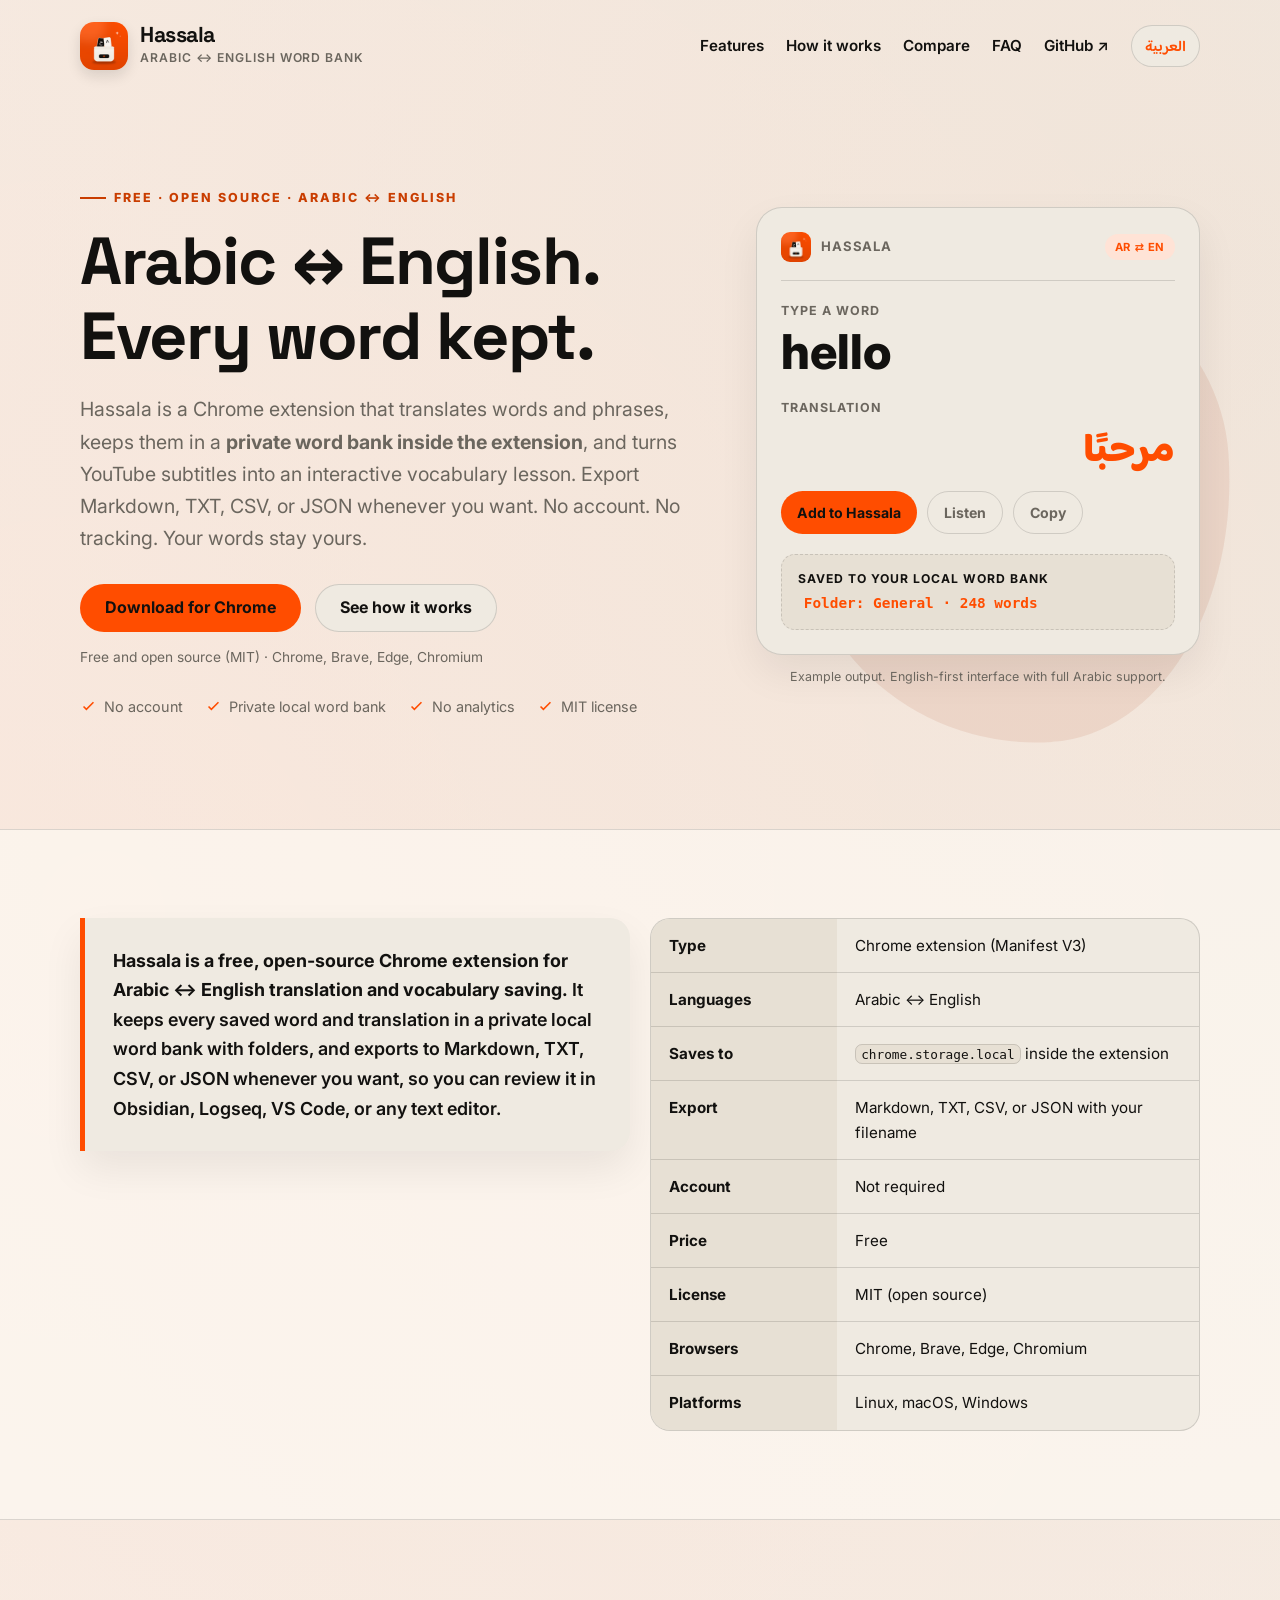
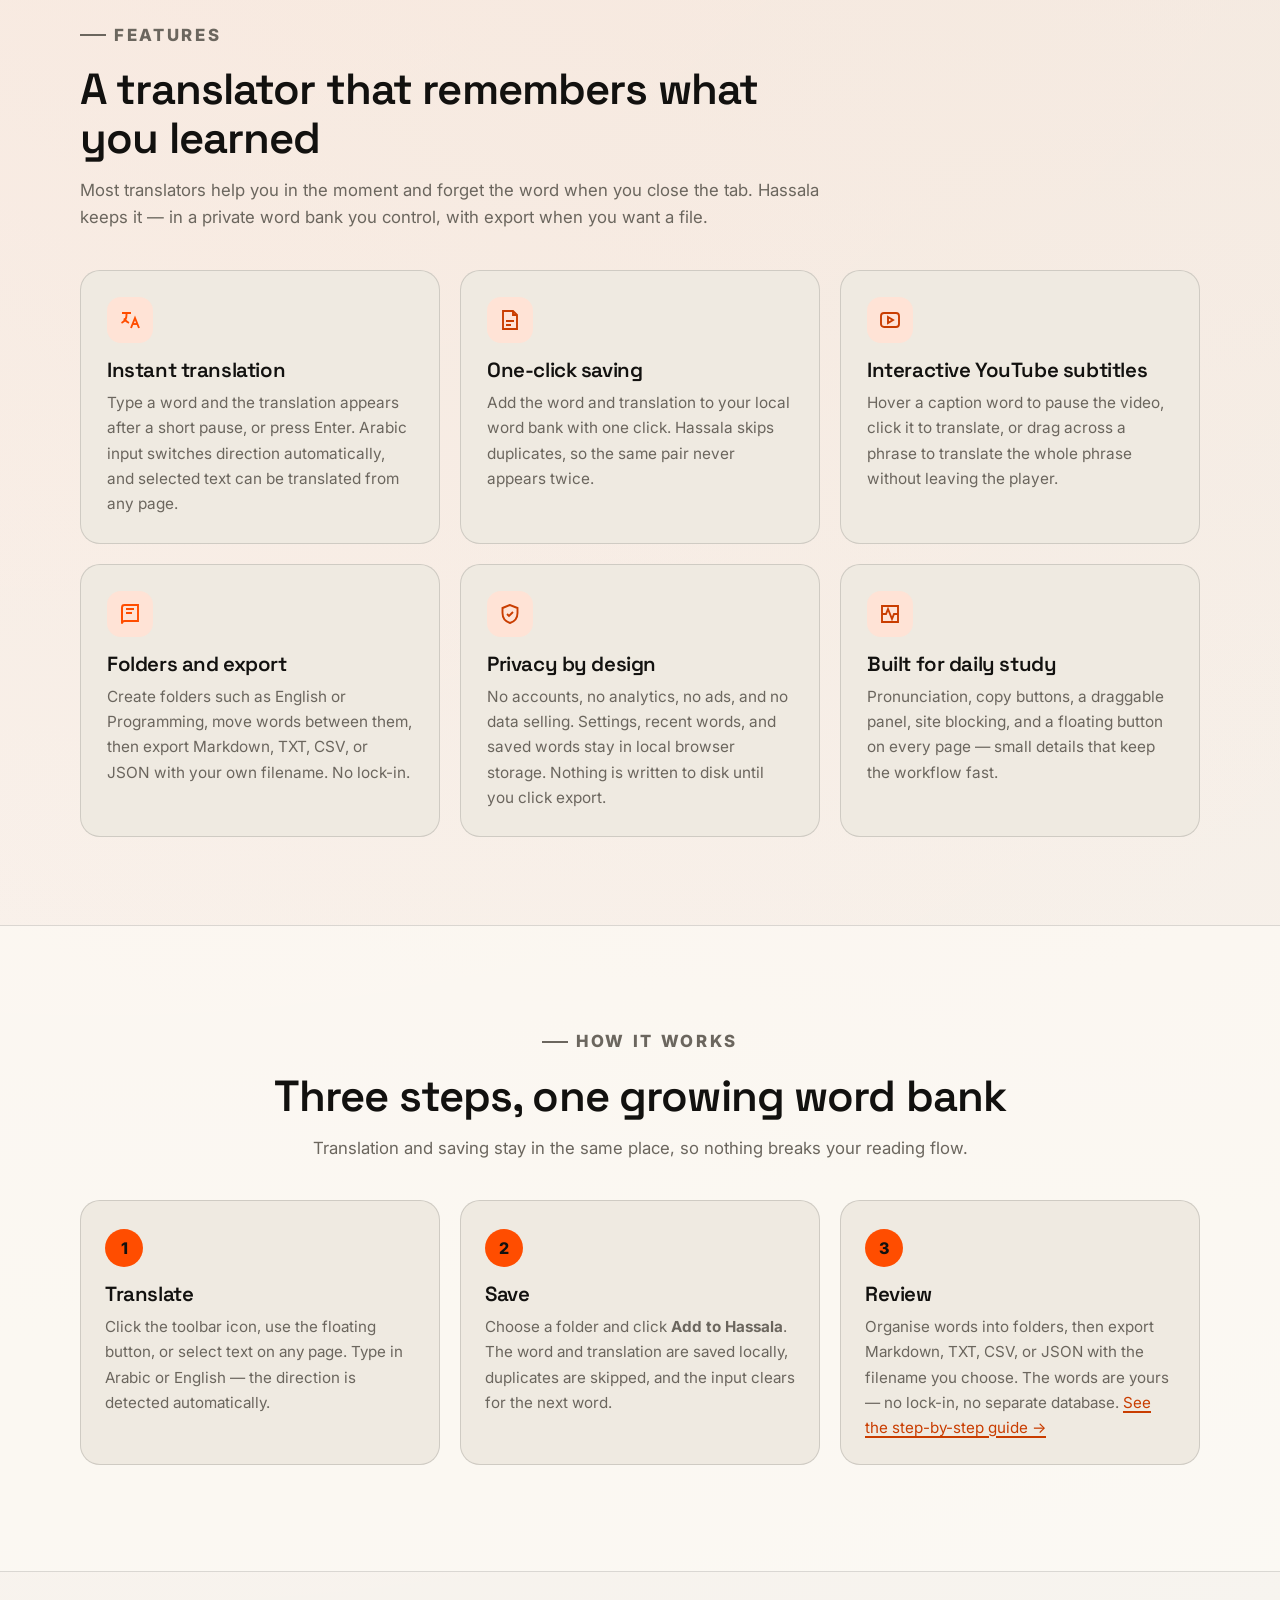
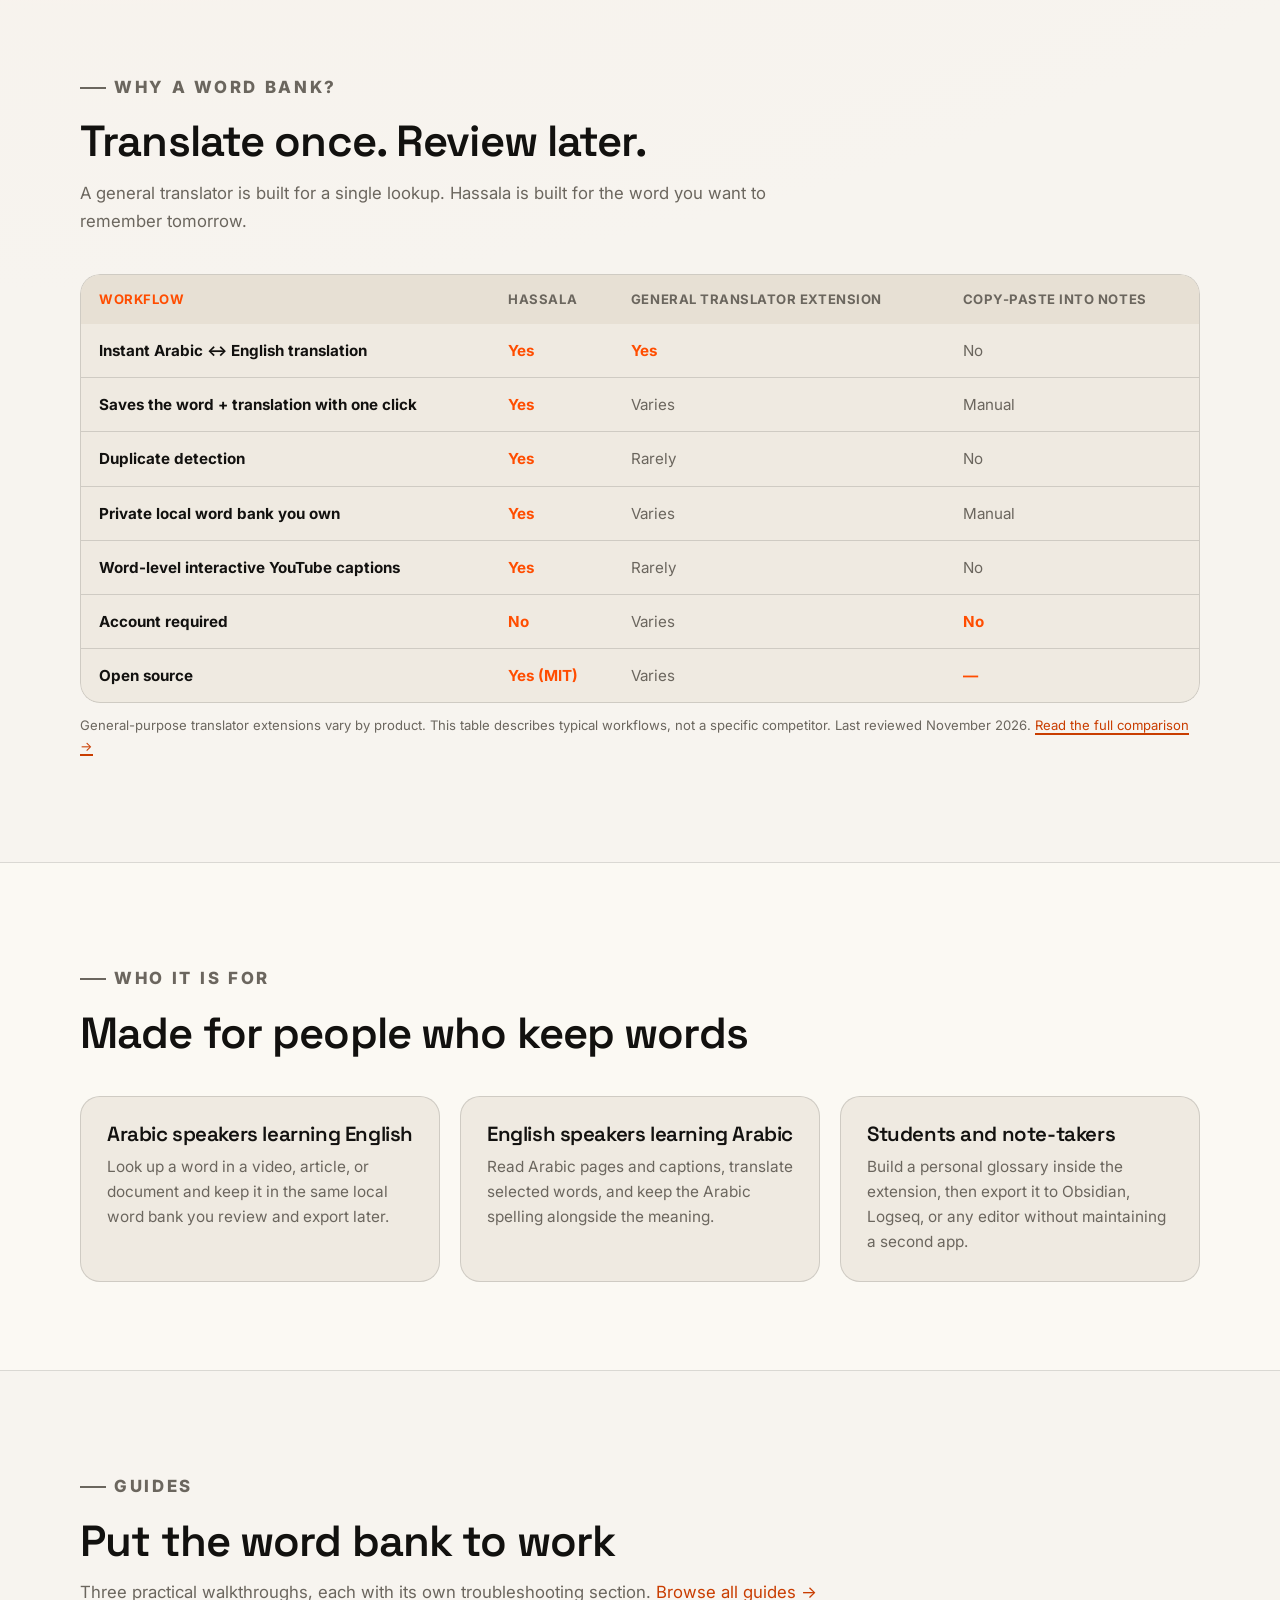
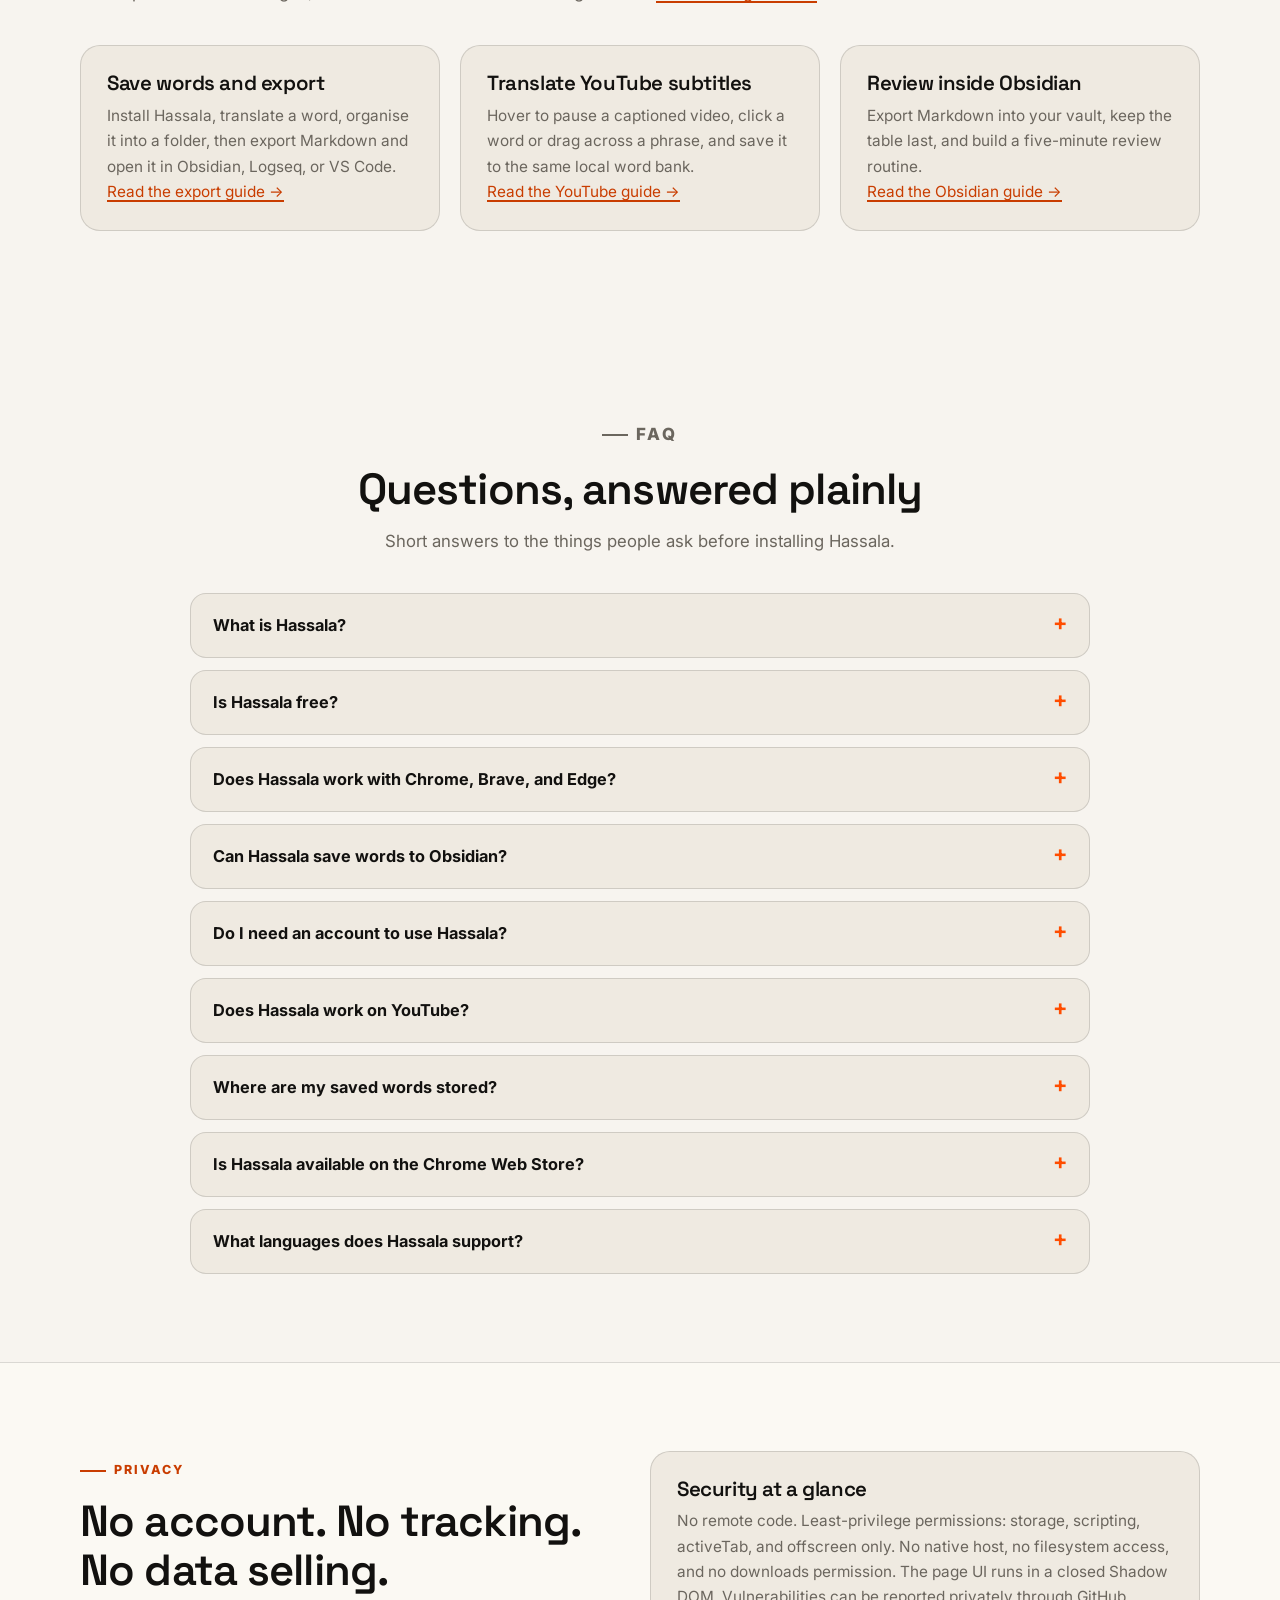
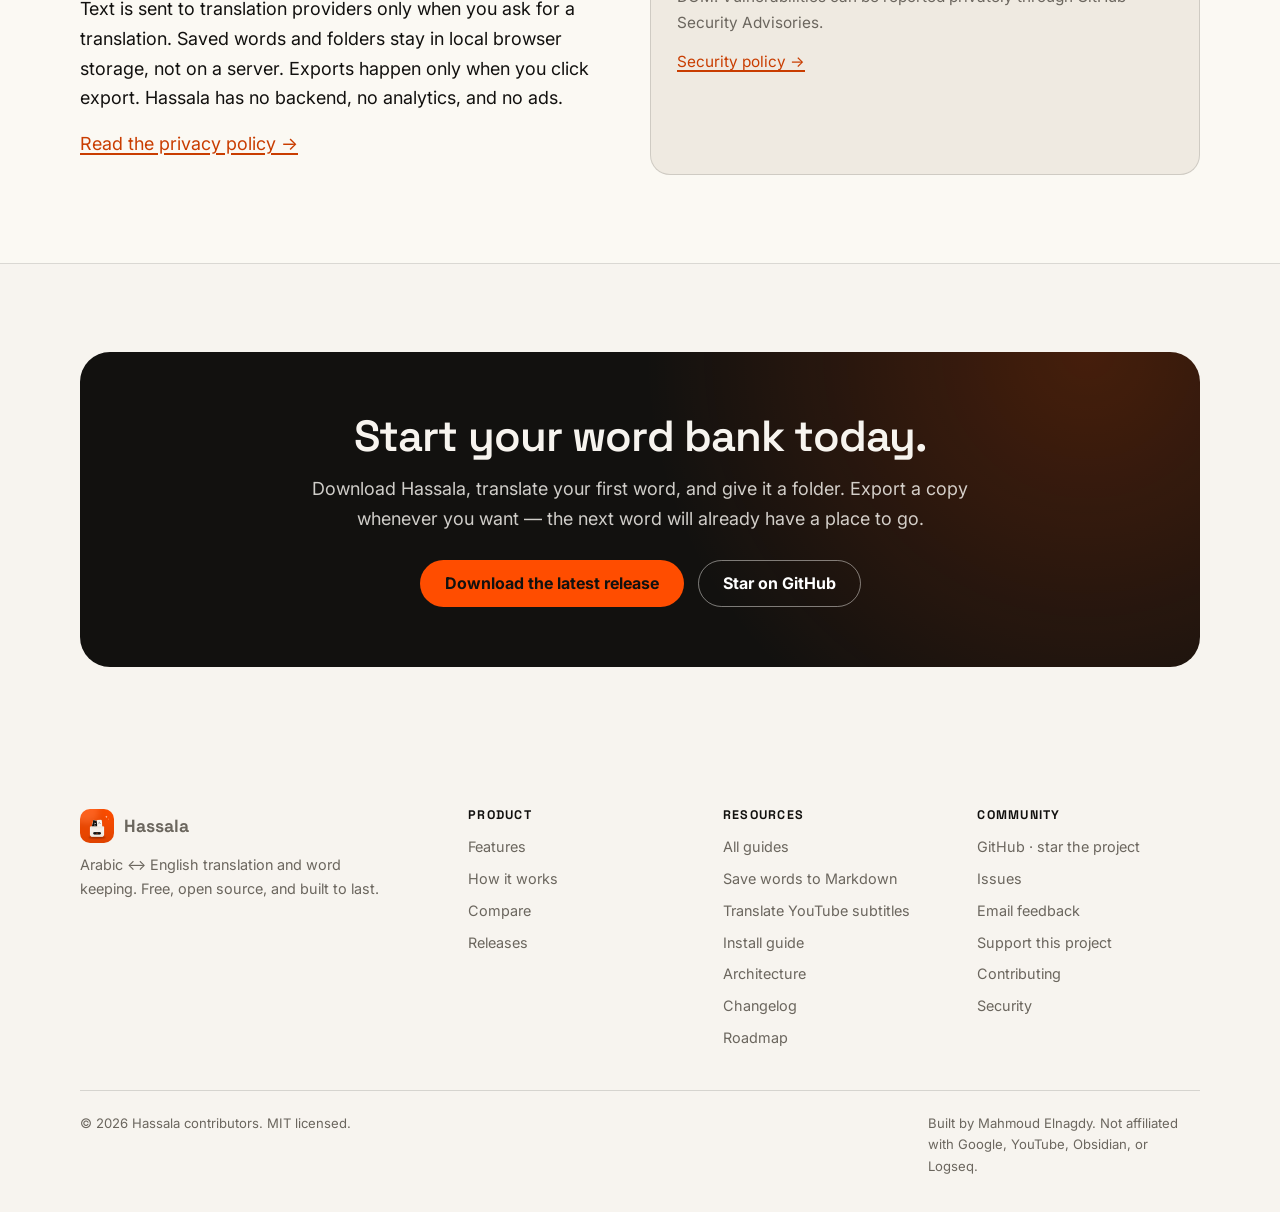
<file: site/index.html>
<!doctype html>
<html lang="en">
<head>
  <meta charset="utf-8">
  <meta name="google-site-verification" content="BxGIGgYgIAEDpfUP1RiTUpCBy_e0Reas2aukQHyE3bI">
  <meta name="viewport" content="width=device-width, initial-scale=1">
  <title>Hassala — Arabic ↔ English Chrome Translator &amp; Word Bank</title>
  <meta name="description" content="Hassala is a free, open-source Chrome extension that translates Arabic ↔ English, keeps every word in a private local word bank with folders, and makes YouTube subtitles interactive. Export to Markdown, TXT, CSV, or JSON whenever you want. No account, no tracking.">
  <link rel="canonical" href="https://hassala.nagdista.com/">
  <link rel="alternate" hreflang="en" href="https://hassala.nagdista.com/">
  <link rel="alternate" hreflang="ar" href="https://hassala.nagdista.com/ar/">
  <link rel="alternate" hreflang="x-default" href="https://hassala.nagdista.com/">
  <meta name="theme-color" content="#ff4d00">
  <meta name="robots" content="index, follow, max-image-preview:large">
  <meta name="author" content="Mahmoud Elnagdy">
  <link rel="author" href="https://nagdista.com/">

  <meta property="og:type" content="website">
  <meta property="og:site_name" content="Hassala">
  <meta property="og:title" content="Hassala — Arabic ↔ English Translator for Chrome">
  <meta property="og:description" content="Translate Arabic ↔ English, keep every word in a private local word bank with folders and export, and turn YouTube subtitles into a vocabulary lesson. Free, open source, no account.">
  <meta property="og:url" content="https://hassala.nagdista.com/">
  <meta property="og:image" content="https://hassala.nagdista.com/assets/social-preview-en.png">
  <meta property="og:image:width" content="1280">
  <meta property="og:image:height" content="640">
  <meta property="og:image:alt" content="Hassala — Arabic ↔ English translator and private local word bank">
  <meta property="og:locale" content="en_US">
  <meta property="og:locale:alternate" content="ar_AR">
  <meta name="twitter:card" content="summary_large_image">
  <meta name="twitter:title" content="Hassala — Arabic ↔ English Translator for Chrome">
  <meta name="twitter:description" content="Translate Arabic ↔ English, keep every word in a local word bank with folders and export, and make YouTube subtitles interactive. Free and open source.">
  <meta name="twitter:image" content="https://hassala.nagdista.com/assets/social-preview-en.png">

  <link rel="icon" type="image/svg+xml" href="favicon.svg">
  <link rel="icon" type="image/png" href="assets/icon128.png">
  <link rel="alternate icon" href="favicon.ico">
  <link rel="apple-touch-icon" href="apple-touch-icon.png">
  <link rel="manifest" href="site.webmanifest">
  <link rel="preload" href="assets/fonts/Inter-Variable.woff2" as="font" type="font/woff2" crossorigin>
  <link rel="preload" href="assets/fonts/SpaceGrotesk-Variable.woff2" as="font" type="font/woff2" crossorigin>
  <link rel="preload" href="assets/fonts/BalooBhaijaan2-Variable.woff2" as="font" type="font/woff2" crossorigin>
  <link rel="stylesheet" href="assets/style.css">

  <script type="application/ld+json">
  {
    "@context": "https://schema.org",
    "@graph": [
      {
        "@type": "Person",
        "@id": "https://nagdista.com/#person",
        "name": "Mahmoud Elnagdy",
        "alternateName": ["Mahmoud Alnagdy", "محمود النجدي", "Nagdista"],
        "jobTitle": "Full-Stack Developer",
        "url": "https://nagdista.com/",
        "email": "mailto:nagdista@gmail.com",
        "knowsLanguage": ["ar", "en"],
        "sameAs": [
          "https://github.com/nagdista-dev",
          "https://x.com/nagdista",
          "https://www.linkedin.com/in/nagdista"
        ]
      },
      {
        "@type": "SoftwareApplication",
        "@id": "https://hassala.nagdista.com/#app",
        "author": { "@id": "https://nagdista.com/#person" },
        "name": "Hassala",
        "alternateName": ["حصالة", "Hassala Arabic Word Translator"],
        "applicationCategory": "EducationalApplication",
        "applicationSubCategory": "Language Learning",
        "operatingSystem": "Chrome, Brave, Edge, Chromium",
        "description": "Hassala is a free, open-source Chrome extension that translates Arabic and English, keeps words in a private local word bank with folders and export, and makes YouTube subtitles interactive.",
        "url": "https://hassala.nagdista.com/",
        "downloadUrl": "https://github.com/nagdista-dev/hassala/releases/latest",
        "codeRepository": "https://github.com/nagdista-dev/hassala",
        "license": "https://opensource.org/licenses/MIT",
        "inLanguage": ["ar", "en"],
        "isAccessibleForFree": true,
        "offers": {
          "@type": "Offer",
          "price": "0",
          "priceCurrency": "USD"
        },
        "featureList": [
          "Instant Arabic ↔ English translation",
          "Save words to a private local word bank",
          "Folders for organising vocabulary",
          "Export to Markdown, TXT, CSV, or JSON",
          "Duplicate detection",
          "Interactive YouTube subtitles",
          "Floating translator on any page",
          "Pronunciation and copy buttons",
          "No account and no tracking"
        ],
        "screenshot": "https://hassala.nagdista.com/assets/social-preview-en.png",
        "publisher": {
          "@type": "Organization",
          "name": "Hassala contributors",
          "url": "https://github.com/nagdista-dev/hassala"
        }
      },
      {
        "@type": "WebSite",
        "@id": "https://hassala.nagdista.com/#website",
        "name": "Hassala",
        "url": "https://hassala.nagdista.com/",
        "inLanguage": ["en", "ar"],
        "about": { "@id": "https://hassala.nagdista.com/#app" }
      },
      {
        "@type": "FAQPage",
        "@id": "https://hassala.nagdista.com/#faq",
        "mainEntity": [
          {
            "@type": "Question",
            "name": "What is Hassala?",
            "acceptedAnswer": {
              "@type": "Answer",
              "text": "Hassala is a free, open-source Chrome extension for Arabic ↔ English translation and vocabulary saving. It translates words and phrases, keeps each saved word and translation in local extension storage, and makes YouTube subtitles interactive. You can organise words into folders and export them as Markdown, TXT, CSV, or JSON. It does not require an account."
            }
          },
          {
            "@type": "Question",
            "name": "Is Hassala free?",
            "acceptedAnswer": {
              "@type": "Answer",
              "text": "Yes. Hassala is free and open source under the MIT license. There is no subscription, no account, and no paid tier."
            }
          },
          {
            "@type": "Question",
            "name": "Does Hassala work with Chrome, Brave, and Edge?",
            "acceptedAnswer": {
              "@type": "Answer",
              "text": "Yes. Hassala is a Manifest V3 extension that runs on Chrome, Brave, Edge, and Chromium on Linux, macOS, and Windows."
            }
          },
          {
            "@type": "Question",
            "name": "Can Hassala save words to Obsidian?",
            "acceptedAnswer": {
              "@type": "Answer",
              "text": "Yes. Hassala exports standard Markdown, so you can open the downloaded file in Obsidian, Logseq, Typora, VS Code, or any Markdown editor. The file does not have to live inside an Obsidian vault. You can also export CSV or JSON."
            }
          },
          {
            "@type": "Question",
            "name": "Do I need an account to use Hassala?",
            "acceptedAnswer": {
              "@type": "Answer",
              "text": "No. Hassala has no accounts, no sign-in, no analytics, and no tracking. Settings and recent words are stored locally in the browser."
            }
          },
          {
            "@type": "Question",
            "name": "Does Hassala work on YouTube?",
            "acceptedAnswer": {
              "@type": "Answer",
              "text": "Yes. When captions are enabled, Hassala replaces the native caption layer with interactive subtitles. Hover a word to pause the video, click a word to translate it, or drag across a phrase to translate the whole phrase."
            }
          },
          {
            "@type": "Question",
            "name": "Where are my saved words stored?",
            "acceptedAnswer": {
              "@type": "Answer",
              "text": "In chrome.storage.local, inside the extension. Hassala does not write to your filesystem on its own and does not use a native host or Python. When you want a copy, choose the words, format, and filename in Words; the browser downloads the file."
            }
          },
          {
            "@type": "Question",
            "name": "Is Hassala available on the Chrome Web Store?",
            "acceptedAnswer": {
              "@type": "Answer",
              "text": "Not yet. The Chrome Web Store release is being prepared. You can install Hassala today from the public GitHub releases page using the tester package and Load unpacked."
            }
          },
          {
            "@type": "Question",
            "name": "What languages does Hassala support?",
            "acceptedAnswer": {
              "@type": "Answer",
              "text": "Hassala translates between Arabic and English. The interface is English-first with full Arabic and right-to-left support, and the documentation is available in English and Arabic."
            }
          }
        ]
      }
    ]
  }
  </script>
</head>
<body>
  <a class="skip-link" href="#main">Skip to content</a>

  <header class="site-header">
    <div class="wrap">
      <a class="brand" href="./" aria-label="Hassala home">
        <img src="assets/icon128.png" width="48" height="48" alt="">
        <span class="brand-text">
          <strong>Hassala</strong>
          <span class="brand-sub">Arabic ↔ English word bank</span>
        </span>
      </a>
      <nav class="site-nav" aria-label="Main navigation">
        <a href="#features">Features</a>
        <a href="#how-it-works">How it works</a>
        <a href="compare/">Compare</a>
        <a href="#faq">FAQ</a>
        <a href="https://github.com/nagdista-dev/hassala" rel="noopener">GitHub ↗</a>
        <a class="lang-switch" href="ar/" lang="ar" hreflang="ar">العربية</a>
      </nav>
    </div>
  </header>

  <main id="main">
    <section class="hero wrap" aria-labelledby="hero-title">
      <div>
        <p class="eyebrow">Free · Open source · Arabic ↔ English</p>
        <h1 id="hero-title">Arabic ↔ English.<br>Every word kept.</h1>
        <p class="lead">
          Hassala is a Chrome extension that translates words and phrases, keeps
          them in a <strong>private word bank inside the extension</strong>, and
          turns YouTube subtitles into an interactive vocabulary lesson. Export
          Markdown, TXT, CSV, or JSON whenever you want. No account. No tracking.
          Your words stay yours.
        </p>
        <div class="hero-actions">
          <a class="button" href="https://github.com/nagdista-dev/hassala/releases/latest" rel="noopener">
            Download for Chrome
          </a>
          <a class="button secondary" href="#how-it-works">See how it works</a>
        </div>
        <p class="hero-note">Free and open source (MIT) · Chrome, Brave, Edge, Chromium</p>
        <ul class="trust-row">
          <li>
            <svg viewBox="0 0 24 24" fill="none" stroke="currentColor" stroke-width="2.2" aria-hidden="true"><path d="m5 12 4 4L19 6"/></svg>
            No account
          </li>
          <li>
            <svg viewBox="0 0 24 24" fill="none" stroke="currentColor" stroke-width="2.2" aria-hidden="true"><path d="m5 12 4 4L19 6"/></svg>
            Private local word bank
          </li>
          <li>
            <svg viewBox="0 0 24 24" fill="none" stroke="currentColor" stroke-width="2.2" aria-hidden="true"><path d="m5 12 4 4L19 6"/></svg>
            No analytics
          </li>
          <li>
            <svg viewBox="0 0 24 24" fill="none" stroke="currentColor" stroke-width="2.2" aria-hidden="true"><path d="m5 12 4 4L19 6"/></svg>
            MIT license
          </li>
        </ul>
      </div>

      <div class="demo" aria-label="Example of a translated word saved to the local word bank">
        <div class="demo-card">
          <div class="demo-head">
            <img src="assets/icon128.png" width="30" height="30" alt="">
            Hassala
            <span class="demo-badge">AR ⇄ EN</span>
          </div>
          <p class="demo-label">Type a word</p>
          <div class="demo-word" lang="en">hello</div>
          <p class="demo-label">Translation</p>
          <div class="demo-translation rtl" lang="ar" dir="rtl">مرحبًا</div>
          <div class="demo-actions">
            <span class="demo-save">Add to Hassala</span>
            <span class="demo-copy">Listen</span>
            <span class="demo-copy">Copy</span>
          </div>
          <div class="demo-file">
            <strong>Saved to your local word bank</strong>
            <code>Folder: General · 248 words</code>
          </div>
        </div>
        <p class="demo-caption">Example output. English-first interface with full Arabic support.</p>
      </div>
    </section>

    <section class="section tint" aria-labelledby="definition-title">
      <div class="wrap">
        <div class="grid grid-2">
          <div class="callout">
            <p id="definition-title">
              <strong>Hassala is a free, open-source Chrome extension for Arabic ↔
              English translation and vocabulary saving.</strong> It keeps every saved word and translation
              in a private local word bank with folders, and exports to Markdown,
              TXT, CSV, or JSON whenever you want, so you can review it in
              Obsidian, Logseq, VS Code, or any text editor.
            </p>
          </div>
          <div>
            <table class="fact-table">
              <caption class="sr-only">Hassala at a glance</caption>
              <tbody>
                <tr><th scope="row">Type</th><td>Chrome extension (Manifest V3)</td></tr>
                <tr><th scope="row">Languages</th><td>Arabic ↔ English</td></tr>
                <tr><th scope="row">Saves to</th><td><code>chrome.storage.local</code> inside the extension</td></tr>
                <tr><th scope="row">Export</th><td>Markdown, TXT, CSV, or JSON with your filename</td></tr>
                <tr><th scope="row">Account</th><td>Not required</td></tr>
                <tr><th scope="row">Price</th><td>Free</td></tr>
                <tr><th scope="row">License</th><td>MIT (open source)</td></tr>
                <tr><th scope="row">Browsers</th><td>Chrome, Brave, Edge, Chromium</td></tr>
                <tr><th scope="row">Platforms</th><td>Linux, macOS, Windows</td></tr>
              </tbody>
            </table>
          </div>
        </div>
      </div>
    </section>

    <section class="section" id="features" aria-labelledby="features-title">
      <div class="wrap">
        <div class="section-head">
          <p class="eyebrow">Features</p>
          <h2 id="features-title">A translator that remembers what you learned</h2>
          <p>
            Most translators help you in the moment and forget the word when you
            close the tab. Hassala keeps it — in a private word bank you control,
            with export when you want a file.
          </p>
        </div>

        <div class="grid grid-3">
          <article class="card">
            <span class="icon" aria-hidden="true">
              <svg viewBox="0 0 24 24" fill="none" stroke="currentColor" stroke-width="1.9"><path d="M4 5h9M8.5 5v2c0 3.5-2 6.5-5 8"/><path d="M6 10.5c1.2 2 3 3.5 5 4.5"/><path d="m13 20 4-10 4 10"/><path d="M14.5 16h5"/></svg>
            </span>
            <h3>Instant translation</h3>
            <p>
              Type a word and the translation appears after a short pause, or
              press Enter. Arabic input switches direction automatically, and
              selected text can be translated from any page.
            </p>
          </article>

          <article class="card">
            <span class="icon rust" aria-hidden="true">
              <svg viewBox="0 0 24 24" fill="none" stroke="currentColor" stroke-width="1.9"><path d="M5 3h10l4 4v14H5z"/><path d="M15 3v4h4"/><path d="M8 13h8M8 17h5"/></svg>
            </span>
            <h3>One-click saving</h3>
            <p>
              Add the word and translation to your local word bank with one click.
              Hassala skips duplicates, so the same pair never appears twice.
            </p>
          </article>

          <article class="card">
            <span class="icon gold" aria-hidden="true">
              <svg viewBox="0 0 24 24" fill="none" stroke="currentColor" stroke-width="1.9"><rect x="3" y="5" width="18" height="14" rx="3"/><path d="m10 9 5 3-5 3z"/></svg>
            </span>
            <h3>Interactive YouTube subtitles</h3>
            <p>
              Hover a caption word to pause the video, click it to translate, or
              drag across a phrase to translate the whole phrase without leaving
              the player.
            </p>
          </article>

          <article class="card">
            <span class="icon" aria-hidden="true">
              <svg viewBox="0 0 24 24" fill="none" stroke="currentColor" stroke-width="1.9"><path d="M4 5.5A2.5 2.5 0 0 1 6.5 3H20v16H6.5A2.5 2.5 0 0 0 4 21.5z"/><path d="M4 5.5v16"/><path d="M8 7h8M8 11h6"/></svg>
            </span>
            <h3>Folders and export</h3>
            <p>
              Create folders such as English or Programming, move words between
              them, then export Markdown, TXT, CSV, or JSON with your own
              filename. No lock-in.
            </p>
          </article>

          <article class="card">
            <span class="icon rust" aria-hidden="true">
              <svg viewBox="0 0 24 24" fill="none" stroke="currentColor" stroke-width="1.9"><path d="M12 3 4.5 6v5c0 4.5 3 8.5 7.5 10 4.5-1.5 7.5-5.5 7.5-10V6z"/><path d="m9 12 2 2 4-4"/></svg>
            </span>
            <h3>Privacy by design</h3>
            <p>
              No accounts, no analytics, no ads, and no data selling. Settings,
              recent words, and saved words stay in local browser storage. Nothing
              is written to disk until you click export.
            </p>
          </article>

          <article class="card">
            <span class="icon gold" aria-hidden="true">
              <svg viewBox="0 0 24 24" fill="none" stroke="currentColor" stroke-width="1.9"><path d="M4 12h4l2-5 4 10 2-5h4"/><path d="M4 4h16v16H4z"/></svg>
            </span>
            <h3>Built for daily study</h3>
            <p>
              Pronunciation, copy buttons, a draggable panel, site blocking, and
              a floating button on every page — small details that keep the
              workflow fast.
            </p>
          </article>
        </div>
      </div>
    </section>

    <section class="section tint" id="how-it-works" aria-labelledby="how-title">
      <div class="wrap">
        <div class="section-head center">
          <p class="eyebrow">How it works</p>
          <h2 id="how-title">Three steps, one growing word bank</h2>
          <p>Translation and saving stay in the same place, so nothing breaks your reading flow.</p>
        </div>

        <ol class="steps">
          <li class="step">
            <h3>Translate</h3>
            <p>
              Click the toolbar icon, use the floating button, or select text on
              any page. Type in Arabic or English — the direction is detected
              automatically.
            </p>
          </li>
          <li class="step">
            <h3>Save</h3>
            <p>
              Choose a folder and click <strong>Add to Hassala</strong>. The word
              and translation are saved locally, duplicates are skipped, and the
              input clears for the next word.
            </p>
          </li>
          <li class="step">
            <h3>Review</h3>
            <p>
              Organise words into folders, then export Markdown, TXT, CSV, or
              JSON with the filename you choose. The words are yours — no lock-in,
              no separate database.
              <a href="guides/save-words-to-markdown/">See the step-by-step guide →</a>
            </p>
          </li>
        </ol>
      </div>
    </section>

    <section class="section" aria-labelledby="compare-title">
      <div class="wrap">
        <div class="section-head">
          <p class="eyebrow">Why a word bank?</p>
          <h2 id="compare-title">Translate once. Review later.</h2>
          <p>
            A general translator is built for a single lookup. Hassala is built
            for the word you want to remember tomorrow.
          </p>
        </div>

        <div class="table-scroll">
          <table class="compare-table">
            <thead>
              <tr>
                <th scope="col">Workflow</th>
                <th scope="col">Hassala</th>
                <th scope="col">General translator extension</th>
                <th scope="col">Copy-paste into notes</th>
              </tr>
            </thead>
            <tbody>
              <tr>
                <td>Instant Arabic ↔ English translation</td>
                <td class="yes">Yes</td>
                <td class="yes">Yes</td>
                <td class="varies">No</td>
              </tr>
              <tr>
                <td>Saves the word + translation with one click</td>
                <td class="yes">Yes</td>
                <td class="varies">Varies</td>
                <td class="varies">Manual</td>
              </tr>
              <tr>
                <td>Duplicate detection</td>
                <td class="yes">Yes</td>
                <td class="varies">Rarely</td>
                <td class="varies">No</td>
              </tr>
              <tr>
                <td>Private local word bank you own</td>
                <td class="yes">Yes</td>
                <td class="varies">Varies</td>
                <td class="varies">Manual</td>
              </tr>
              <tr>
                <td>Word-level interactive YouTube captions</td>
                <td class="yes">Yes</td>
                <td class="varies">Rarely</td>
                <td class="varies">No</td>
              </tr>
              <tr>
                <td>Account required</td>
                <td class="yes">No</td>
                <td class="varies">Varies</td>
                <td class="yes">No</td>
              </tr>
              <tr>
                <td>Open source</td>
                <td class="yes">Yes (MIT)</td>
                <td class="varies">Varies</td>
                <td class="yes">—</td>
              </tr>
            </tbody>
          </table>
        </div>
        <p class="table-note">
          General-purpose translator extensions vary by product. This table
          describes typical workflows, not a specific competitor. Last reviewed
          November 2026. <a href="compare/">Read the full comparison →</a>
        </p>
      </div>
    </section>

    <section class="section tint" aria-labelledby="who-title">
      <div class="wrap">
        <div class="section-head">
          <p class="eyebrow">Who it is for</p>
          <h2 id="who-title">Made for people who keep words</h2>
        </div>
        <div class="grid grid-3">
          <div class="card">
            <h3>Arabic speakers learning English</h3>
            <p>Look up a word in a video, article, or document and keep it in the same local word bank you review and export later.</p>
          </div>
          <div class="card">
            <h3>English speakers learning Arabic</h3>
            <p>Read Arabic pages and captions, translate selected words, and keep the Arabic spelling alongside the meaning.</p>
          </div>
          <div class="card">
            <h3>Students and note-takers</h3>
            <p>Build a personal glossary inside the extension, then export it to Obsidian, Logseq, or any editor without maintaining a second app.</p>
          </div>
        </div>
      </div>
    </section>

    <section class="section" aria-labelledby="guides-title">
      <div class="wrap">
        <div class="section-head">
          <p class="eyebrow">Guides</p>
          <h2 id="guides-title">Put the word bank to work</h2>
          <p>
            Three practical walkthroughs, each with its own troubleshooting
            section. <a href="guides/">Browse all guides →</a>
          </p>
        </div>
        <div class="grid grid-3">
          <article class="card">
            <h3>Save words and export</h3>
            <p>
              Install Hassala, translate a word, organise it into a folder, then
              export Markdown and open it in Obsidian, Logseq, or VS Code.
            </p>
            <p><a href="guides/save-words-to-markdown/">Read the export guide →</a></p>
          </article>
          <article class="card">
            <h3>Translate YouTube subtitles</h3>
            <p>
              Hover to pause a captioned video, click a word or drag across a
              phrase, and save it to the same local word bank.
            </p>
            <p><a href="guides/translate-youtube-subtitles/">Read the YouTube guide →</a></p>
          </article>
          <article class="card">
            <h3>Review inside Obsidian</h3>
            <p>
              Export Markdown into your vault, keep the table last, and build a
              five-minute review routine.
            </p>
            <p><a href="guides/obsidian-vocabulary-workflow/">Read the Obsidian guide →</a></p>
          </article>
        </div>
      </div>
    </section>

    <section class="section" id="faq" aria-labelledby="faq-title">
      <div class="wrap">
        <div class="section-head center">
          <p class="eyebrow">FAQ</p>
          <h2 id="faq-title">Questions, answered plainly</h2>
          <p>Short answers to the things people ask before installing Hassala.</p>
        </div>

        <div class="faq">
          <details class="faq-item">
            <summary>What is Hassala?</summary>
            <p>
              Hassala is a free, open-source Chrome extension for Arabic ↔ English
              translation and vocabulary saving. It translates words and phrases, keeps each saved word and
              translation in local extension storage, and makes YouTube subtitles
              interactive. Folders and export are built in. It does not require an
              account.
            </p>
          </details>

          <details class="faq-item">
            <summary>Is Hassala free?</summary>
            <p>
              Yes. Hassala is free and open source under the MIT license. There is
              no subscription, no account, and no paid tier.
            </p>
          </details>

          <details class="faq-item">
            <summary>Does Hassala work with Chrome, Brave, and Edge?</summary>
            <p>
              Yes. Hassala is a Manifest V3 extension that runs on Chrome, Brave,
              Edge, and Chromium on Linux, macOS, and Windows.
            </p>
          </details>

          <details class="faq-item">
            <summary>Can Hassala save words to Obsidian?</summary>
            <p>
              Yes. Hassala exports standard Markdown, so you can open the file in
              Obsidian, Logseq, Typora, VS Code, or any Markdown editor. The file
              does not have to live inside an Obsidian vault. CSV and JSON are also
              available.
              <a href="guides/save-words-to-markdown/">Follow the step-by-step guide →</a>
            </p>
          </details>

          <details class="faq-item">
            <summary>Do I need an account to use Hassala?</summary>
            <p>
              No. Hassala has no accounts, no sign-in, no analytics, and no
              tracking. Settings and recent words are stored locally in the
              browser.
            </p>
          </details>

          <details class="faq-item">
            <summary>Does Hassala work on YouTube?</summary>
            <p>
              Yes. When captions are enabled, Hassala replaces the native caption
              layer with interactive subtitles. Hover a word to pause the video,
              click a word to translate it, or drag across a phrase to translate
              the whole phrase.
            </p>
          </details>

          <details class="faq-item">
            <summary>Where are my saved words stored?</summary>
            <p>
              Saved words live in <code>chrome.storage.local</code> inside the
              extension, organised into folders you create. Export is a normal
              browser download that happens only after you click export. There is
              nothing else to install, and the extension never writes to your
              files directly.
            </p>
          </details>

          <details class="faq-item">
            <summary>Is Hassala available on the Chrome Web Store?</summary>
            <p>
              Not yet. The Chrome Web Store release is being prepared. You can
              install Hassala today from the public
              <a href="https://github.com/nagdista-dev/hassala/releases/latest" rel="noopener">GitHub releases page</a>
              using the tester package and Load unpacked.
            </p>
          </details>

          <details class="faq-item">
            <summary>What languages does Hassala support?</summary>
            <p>
              Hassala translates between Arabic and English. The interface is
              English-first with full Arabic and right-to-left support, and the
              documentation is available in English and Arabic.
            </p>
          </details>
        </div>
      </div>
    </section>

    <section class="section tint" aria-labelledby="privacy-title">
      <div class="wrap">
        <div class="grid grid-2">
          <div>
            <p class="eyebrow">Privacy</p>
            <h2 id="privacy-title">No account. No tracking. No data selling.</h2>
            <p>
              Text is sent to translation providers only when you ask for a
              translation. Saved words and folders stay in local browser storage,
              not on a server. Exports happen only when you click export. Hassala
              has no backend, no analytics, and no ads.
            </p>
            <p>
              <a href="https://github.com/nagdista-dev/hassala/blob/main/docs/PRIVACY.md" rel="noopener">Read the privacy policy →</a>
            </p>
          </div>
          <div class="card">
            <h3>Security at a glance</h3>
            <p>
              No remote code. Least-privilege permissions: storage, scripting,
              activeTab, and offscreen only. No native host, no filesystem access,
              and no downloads permission. The page UI runs in a closed Shadow
              DOM. Vulnerabilities can be reported privately through GitHub
              Security Advisories.
            </p>
            <p style="margin-top: 14px;">
              <a href="https://github.com/nagdista-dev/hassala/security/policy" rel="noopener">Security policy →</a>
            </p>
          </div>
        </div>
      </div>
    </section>

    <section class="section">
      <div class="wrap">
        <div class="cta-band">
          <h2>Start your word bank today.</h2>
          <p>
            Download Hassala, translate your first word, and give it a folder. Export
            a copy whenever you want — the next word will already have a place to
            go.
          </p>
          <div class="hero-actions">
            <a class="button" href="https://github.com/nagdista-dev/hassala/releases/latest" rel="noopener">
              Download the latest release
            </a>
            <a class="button ghost-light" href="https://github.com/nagdista-dev/hassala" rel="noopener">
              Star on GitHub
            </a>
          </div>
        </div>
      </div>
    </section>
  </main>

  <footer class="site-footer">
    <div class="wrap">
      <div class="footer-grid">
        <div>
          <a class="footer-brand" href="./">
            <img src="assets/icon128.png" width="34" height="34" alt="">
            Hassala
          </a>
          <p>Arabic ↔ English translation and word keeping. Free, open source, and built to last.</p>
        </div>
        <div>
          <h2>Product</h2>
          <ul>
            <li><a href="#features">Features</a></li>
            <li><a href="#how-it-works">How it works</a></li>
            <li><a href="compare/">Compare</a></li>
            <li><a href="https://github.com/nagdista-dev/hassala/releases" rel="noopener">Releases</a></li>
          </ul>
        </div>
        <div>
          <h2>Resources</h2>
          <ul>
            <li><a href="guides/">All guides</a></li>
            <li><a href="guides/save-words-to-markdown/">Save words to Markdown</a></li>
            <li><a href="guides/translate-youtube-subtitles/">Translate YouTube subtitles</a></li>
            <li><a href="https://github.com/nagdista-dev/hassala/blob/main/docs/INSTALL.md" rel="noopener">Install guide</a></li>
            <li><a href="https://github.com/nagdista-dev/hassala/blob/main/docs/ARCHITECTURE.md" rel="noopener">Architecture</a></li>
            <li><a href="https://github.com/nagdista-dev/hassala/blob/main/CHANGELOG.md" rel="noopener">Changelog</a></li>
            <li><a href="https://github.com/nagdista-dev/hassala/blob/main/docs/ROADMAP.md" rel="noopener">Roadmap</a></li>
          </ul>
        </div>
        <div>
          <h2>Community</h2>
          <ul>
            <li><a href="https://github.com/nagdista-dev/hassala" rel="noopener">GitHub · star the project</a></li>
            <li><a href="https://github.com/nagdista-dev/hassala/issues" rel="noopener">Issues</a></li>
            <li><a href="mailto:nagdista@gmail.com?subject=Hassala%20feedback">Email feedback</a></li>
            <li><a href="https://buymeacoffee.com/nagdista" rel="noopener">Support this project</a></li>
            <li><a href="https://github.com/nagdista-dev/hassala/blob/main/CONTRIBUTING.md" rel="noopener">Contributing</a></li>
            <li><a href="https://github.com/nagdista-dev/hassala/security/policy" rel="noopener">Security</a></li>
          </ul>
        </div>
      </div>
      <div class="footer-bottom">
        <p>© 2026 Hassala contributors. MIT licensed.</p>
        <p>Built by <a href="https://nagdista.com/">Mahmoud Elnagdy</a>. Not affiliated with Google, YouTube, Obsidian, or Logseq.</p>
      </div>
    </div>
  </footer>
</body>
</html>
</file>
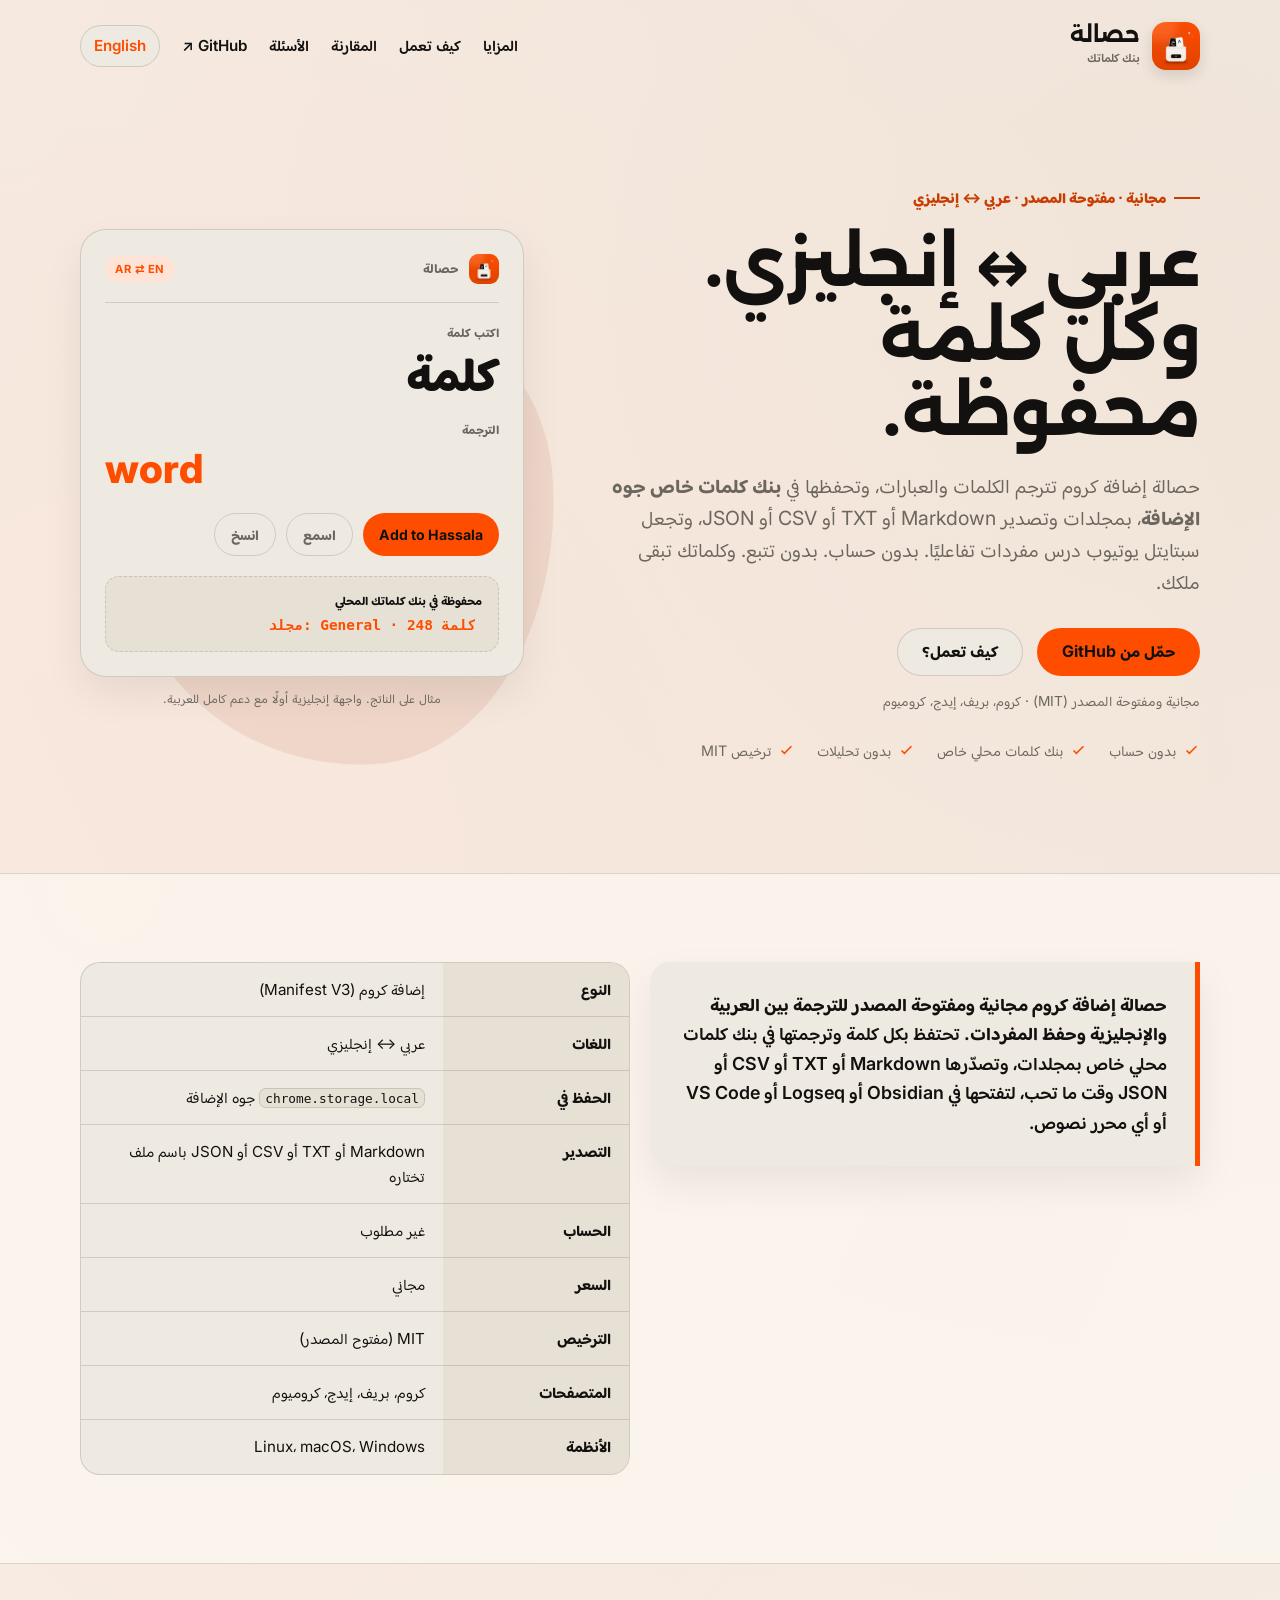
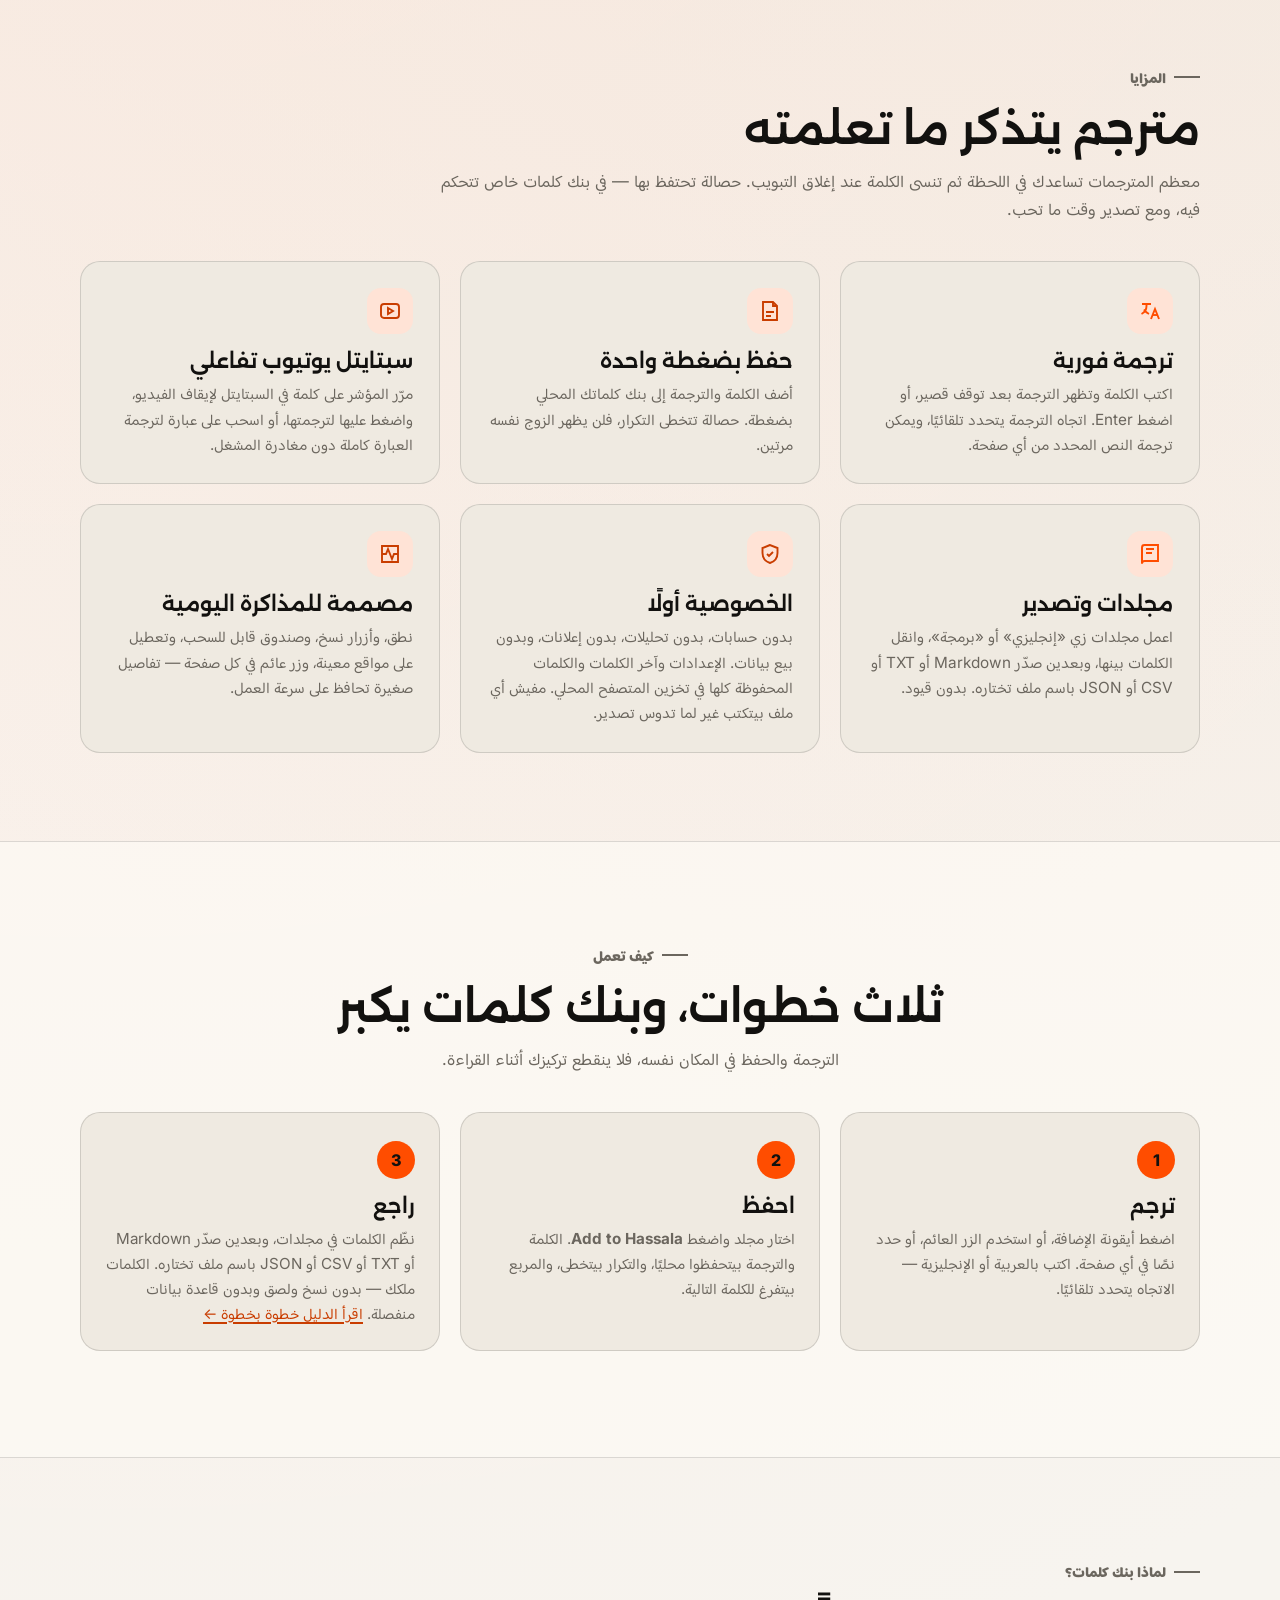
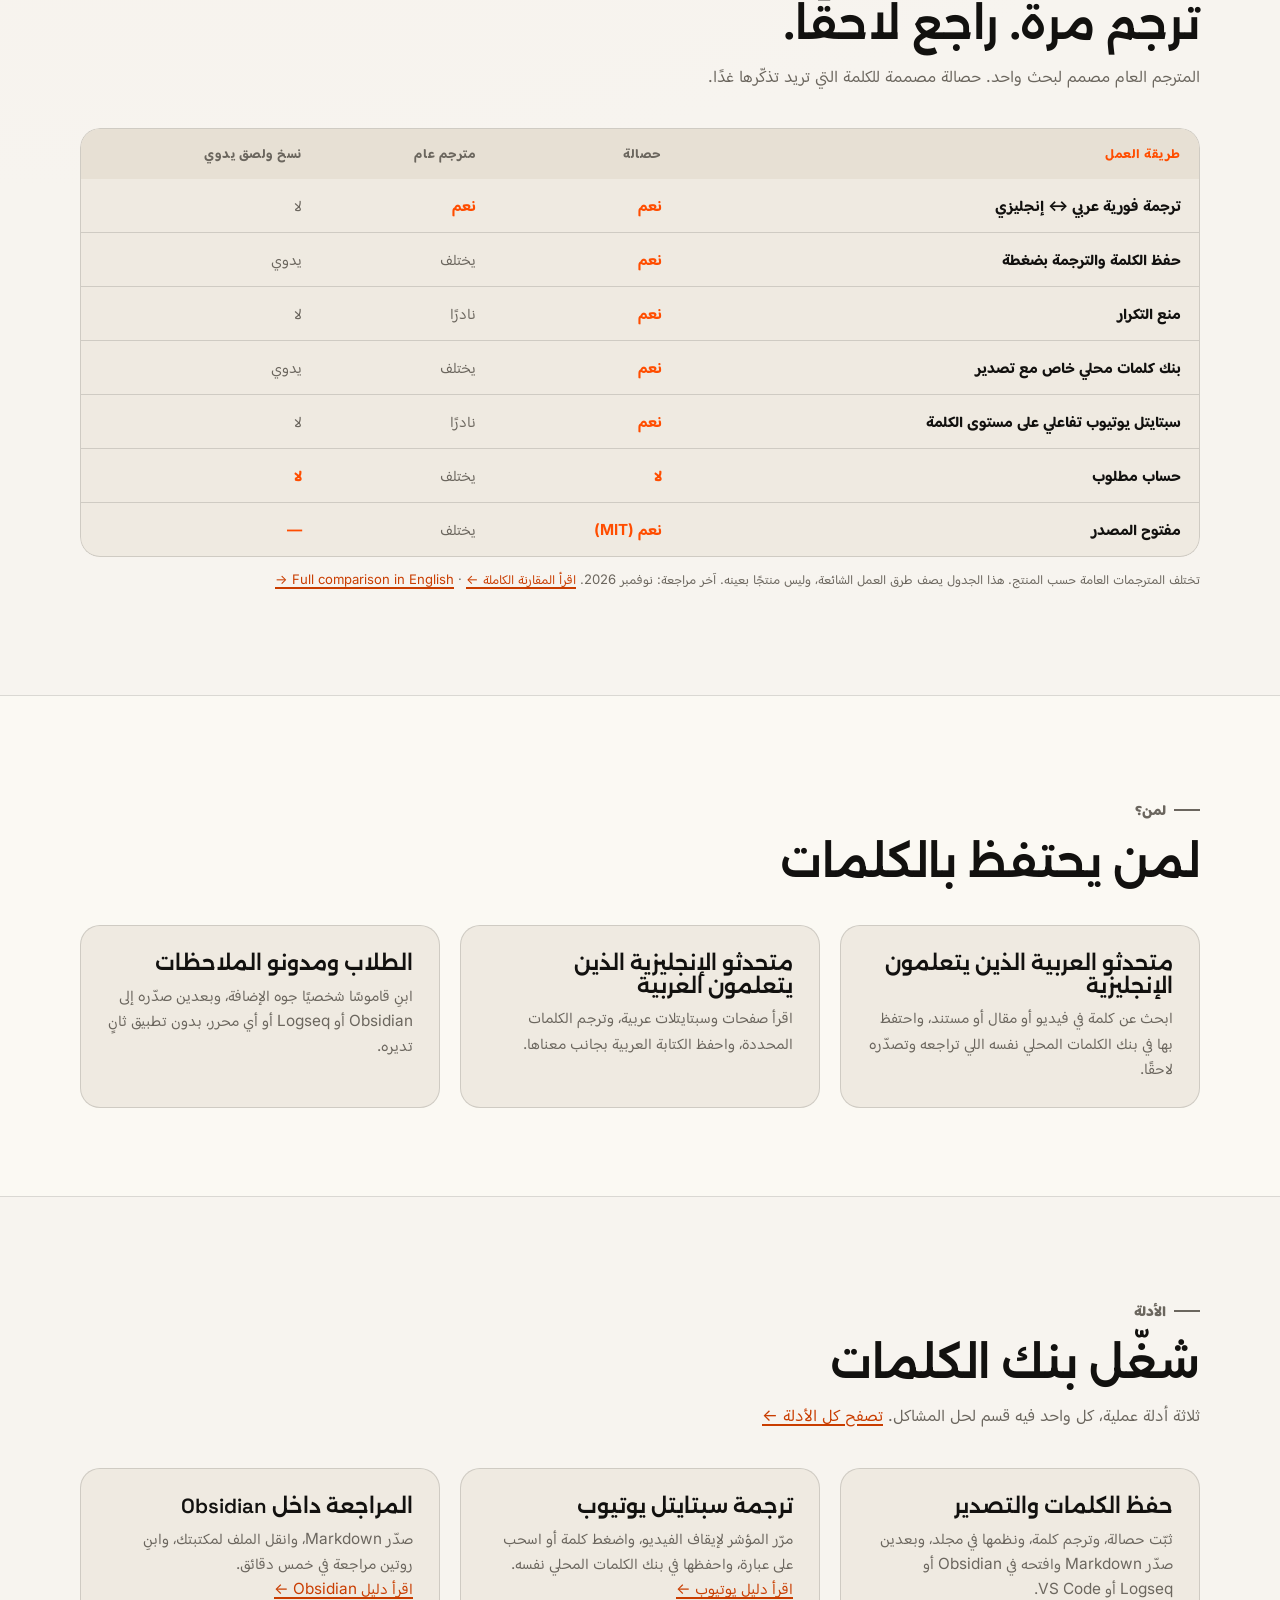
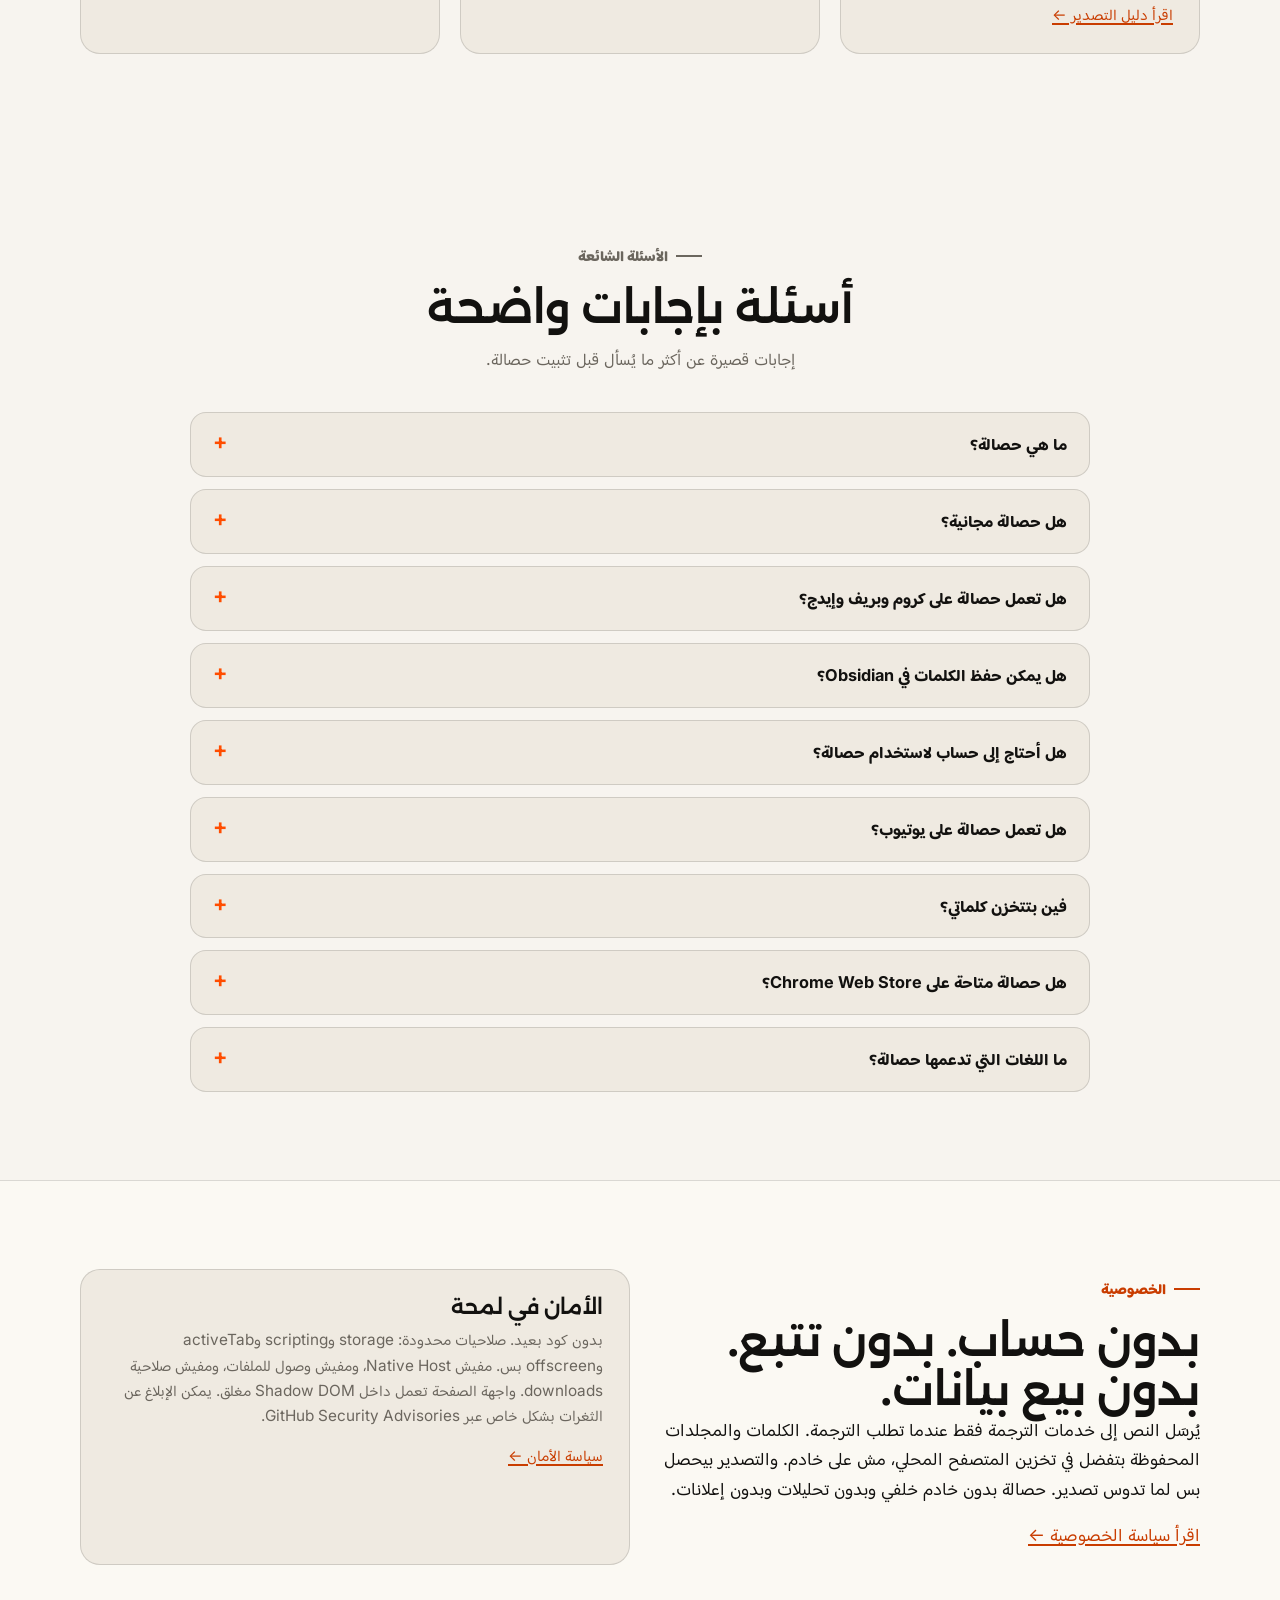
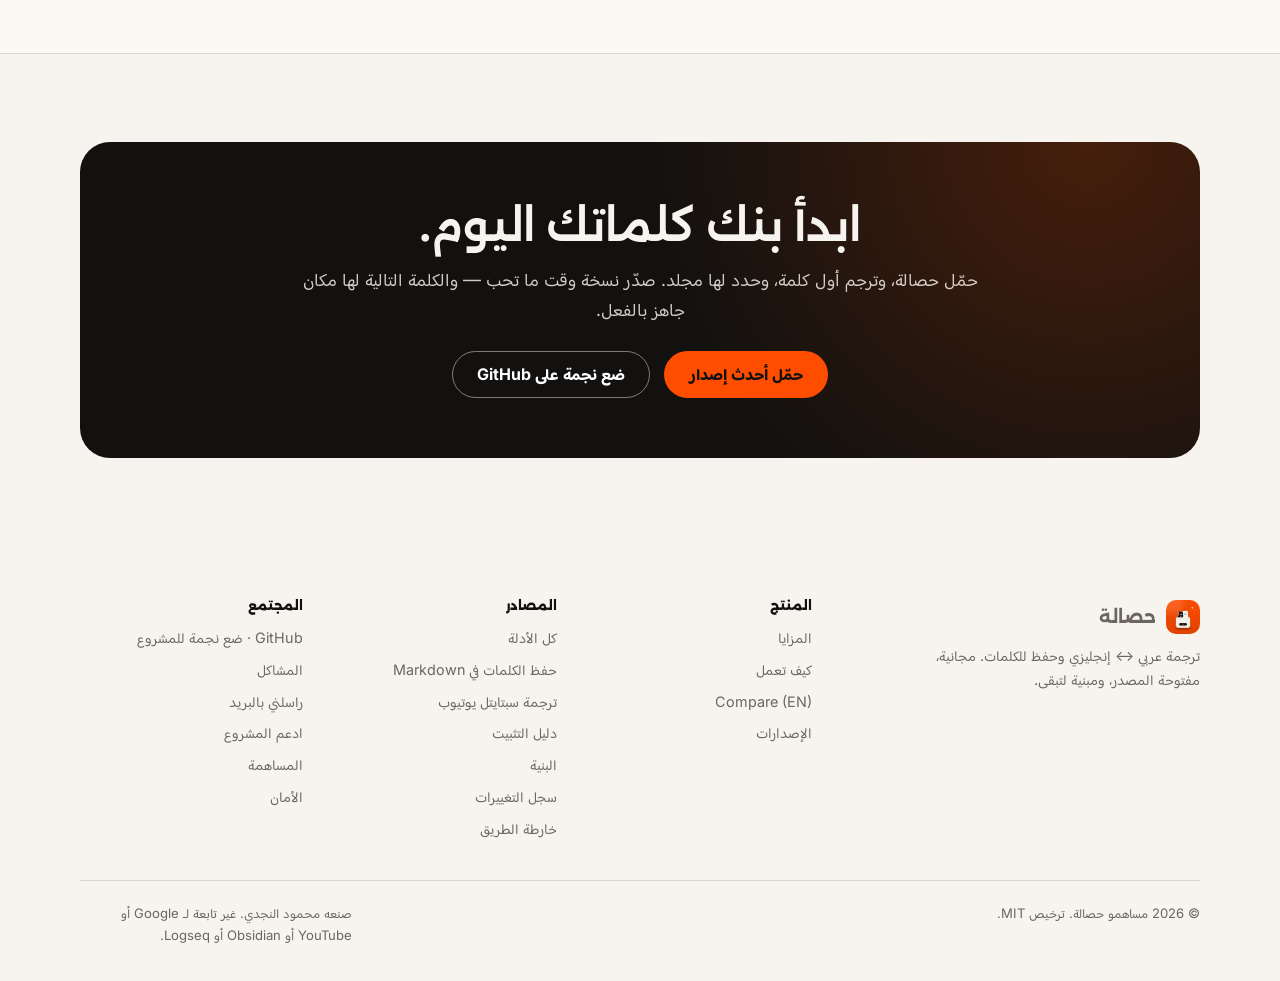
<file: site/ar/index.html>
<!doctype html>
<html lang="ar" dir="rtl">
<head>
  <meta charset="utf-8">
  <meta name="google-site-verification" content="BxGIGgYgIAEDpfUP1RiTUpCBy_e0Reas2aukQHyE3bI">
  <meta name="viewport" content="width=device-width, initial-scale=1">
  <title>حصالة — ترجمة عربي ↔ إنجليزي وحفظ الكلمات</title>
  <meta name="description" content="حصالة إضافة كروم مجانية ومفتوحة المصدر تترجم عربي ↔ إنجليزي، وتحتفظ بكل كلمة في بنك كلمات خاص بمجلدات، وتصدّرها Markdown أو TXT أو CSV أو JSON وقت ما تحب. بدون حساب وبدون تتبع.">
  <link rel="canonical" href="https://hassala.nagdista.com/ar/">
  <link rel="alternate" hreflang="en" href="https://hassala.nagdista.com/">
  <link rel="alternate" hreflang="ar" href="https://hassala.nagdista.com/ar/">
  <link rel="alternate" hreflang="x-default" href="https://hassala.nagdista.com/">
  <meta name="theme-color" content="#ff4d00">
  <meta name="robots" content="index, follow, max-image-preview:large">
  <meta name="author" content="Mahmoud Elnagdy">
  <link rel="author" href="https://nagdista.com/">

  <meta property="og:type" content="website">
  <meta property="og:site_name" content="حصالة — Hassala">
  <meta property="og:title" content="حصالة — إضافة ترجمة عربي ↔ إنجليزي وحفظ الكلمات">
  <meta property="og:description" content="ترجم عربي ↔ إنجليزي، واحتفظ بكل كلمة في بنك كلمات خاص بمجلدات وتصدير، وحوّل سبتايتل يوتيوب إلى درس مفردات. مجانية، مفتوحة المصدر، وبدون حساب.">
  <meta property="og:url" content="https://hassala.nagdista.com/ar/">
  <meta property="og:image" content="https://hassala.nagdista.com/assets/social-preview-ar.png">
  <meta property="og:image:width" content="1280">
  <meta property="og:image:height" content="640">
  <meta property="og:image:alt" content="حصالة — مترجم عربي وحافظ كلمات">
  <meta property="og:locale" content="ar_AR">
  <meta property="og:locale:alternate" content="en_US">
  <meta name="twitter:card" content="summary_large_image">
  <meta name="twitter:title" content="حصالة — إضافة ترجمة عربي ↔ إنجليزي وحفظ الكلمات">
  <meta name="twitter:description" content="ترجم عربي ↔ إنجليزي، واحتفظ بكل كلمة في بنك كلمات محلي بمجلدات وتصدير، واجعل سبتايتل يوتيوب تفاعليًا. مجانية ومفتوحة المصدر.">
  <meta name="twitter:image" content="https://hassala.nagdista.com/assets/social-preview-ar.png">

  <link rel="icon" type="image/png" href="../assets/icon128.png">
  <link rel="apple-touch-icon" href="../assets/icon192.png">
  <link rel="manifest" href="../site.webmanifest">
  <link rel="preload" href="../assets/fonts/BalooBhaijaan2-Variable.woff2" as="font" type="font/woff2" crossorigin>
  <link rel="stylesheet" href="../assets/style.css">

  <script type="application/ld+json">
  {
    "@context": "https://schema.org",
    "@graph": [
      {
        "@type": "Person",
        "@id": "https://nagdista.com/#person",
        "name": "Mahmoud Elnagdy",
        "alternateName": ["Mahmoud Alnagdy", "محمود النجدي", "Nagdista"],
        "jobTitle": "Full-Stack Developer",
        "url": "https://nagdista.com/",
        "email": "mailto:nagdista@gmail.com",
        "knowsLanguage": ["ar", "en"],
        "sameAs": [
          "https://github.com/nagdista-dev",
          "https://x.com/nagdista",
          "https://www.linkedin.com/in/nagdista"
        ]
      },
      {
        "@type": "SoftwareApplication",
        "@id": "https://hassala.nagdista.com/#app",
        "author": { "@id": "https://nagdista.com/#person" },
        "name": "حصالة",
        "alternateName": ["Hassala", "Hassala Arabic Word Translator"],
        "applicationCategory": "EducationalApplication",
        "applicationSubCategory": "Language Learning",
        "operatingSystem": "Chrome, Brave, Edge, Chromium",
        "description": "حصالة إضافة كروم مجانية ومفتوحة المصدر تترجم بين العربية والإنجليزية، وتحتفظ بالكلمات في بنك كلمات محلي خاص بمجلدات وتصدير، وتجعل سبتايتل يوتيوب تفاعليًا.",
        "url": "https://hassala.nagdista.com/ar/",
        "downloadUrl": "https://github.com/nagdista-dev/hassala/releases/latest",
        "codeRepository": "https://github.com/nagdista-dev/hassala",
        "license": "https://opensource.org/licenses/MIT",
        "inLanguage": ["ar", "en"],
        "isAccessibleForFree": true,
        "offers": {
          "@type": "Offer",
          "price": "0",
          "priceCurrency": "USD"
        },
        "featureList": [
          "ترجمة فورية عربي ↔ إنجليزي",
          "حفظ الكلمات في بنك كلمات محلي خاص",
          "مجلدات لتنظيم المفردات",
          "تصدير Markdown أو TXT أو CSV أو JSON",
          "منع تكرار الكلمات",
          "سبتايتل يوتيوب تفاعلي",
          "مترجم عائم على أي صفحة",
          "نطق ونسخ",
          "بدون حساب وبدون تتبع"
        ],
        "screenshot": "https://hassala.nagdista.com/assets/social-preview-ar.png",
        "publisher": {
          "@type": "Organization",
          "name": "Hassala contributors",
          "url": "https://github.com/nagdista-dev/hassala"
        }
      },
      {
        "@type": "WebSite",
        "@id": "https://hassala.nagdista.com/#website",
        "name": "حصالة",
        "url": "https://hassala.nagdista.com/",
        "inLanguage": ["ar", "en"],
        "about": { "@id": "https://hassala.nagdista.com/#app" }
      },
      {
        "@type": "FAQPage",
        "@id": "https://hassala.nagdista.com/ar/#faq",
        "mainEntity": [
          {
            "@type": "Question",
            "name": "ما هي حصالة؟",
            "acceptedAnswer": {
              "@type": "Answer",
              "text": "حصالة إضافة كروم مجانية ومفتوحة المصدر للترجمة بين العربية والإنجليزية وحفظ المفردات. تترجم الكلمات والعبارات، وتحتفظ بكل كلمة وترجمتها في تخزين الإضافة المحلي، وتجعل سبتايتل يوتيوب تفاعليًا. تقدر تنظم الكلمات في مجلدات وتصدّرها Markdown أو TXT أو CSV أو JSON. لا تحتاج إلى حساب."
            }
          },
          {
            "@type": "Question",
            "name": "هل حصالة مجانية؟",
            "acceptedAnswer": {
              "@type": "Answer",
              "text": "نعم. حصالة مجانية ومفتوحة المصدر تحت ترخيص MIT. لا يوجد اشتراك ولا حساب ولا نسخة مدفوعة."
            }
          },
          {
            "@type": "Question",
            "name": "هل تعمل حصالة على كروم وبريف وإيدج؟",
            "acceptedAnswer": {
              "@type": "Answer",
              "text": "نعم. حصالة إضافة Manifest V3 تعمل على كروم وبريف وإيدج وكروميوم على Linux وmacOS وWindows."
            }
          },
          {
            "@type": "Question",
            "name": "هل يمكن حفظ الكلمات في Obsidian؟",
            "acceptedAnswer": {
              "@type": "Answer",
              "text": "نعم. تصدّر حصالة Markdown عادي، فتقدر تفتح الملف في Obsidian أو Logseq أو Typora أو VS Code أو أي محرر Markdown. الملف لا يحتاج أن يكون داخل مكتبة Obsidian. وفيه تصدير CSV وJSON كمان."
            }
          },
          {
            "@type": "Question",
            "name": "هل أحتاج إلى حساب لاستخدام حصالة؟",
            "acceptedAnswer": {
              "@type": "Answer",
              "text": "لا. حصالة بدون حسابات وبدون تسجيل دخول وبدون تحليلات وبدون تتبع. الإعدادات وآخر الكلمات تُخزَّن محليًا في المتصفح."
            }
          },
          {
            "@type": "Question",
            "name": "هل تعمل حصالة على يوتيوب؟",
            "acceptedAnswer": {
              "@type": "Answer",
              "text": "نعم. عند تفعيل الترجمة، تستبدل حصالة طبقة السبتايتل الأصلية بسبتايتل تفاعلي. مرّر المؤشر على كلمة لإيقاف الفيديو، أو اضغط على كلمة لترجمتها، أو اسحب على عبارة لترجمة العبارة كاملة."
            }
          },
          {
            "@type": "Question",
            "name": "فين بتتخزن كلماتي؟",
            "acceptedAnswer": {
              "@type": "Answer",
              "text": "في chrome.storage.local جوه الإضافة. حصالة مش بتكتب على جهازك لوحدها، ومفيش Native Host ومفيش Python. لما تحب تاخد نسخة، اختار الكلمات والصيغة واسم الملف من Words، والمتصفح هينزّل الملف."
            }
          },
          {
            "@type": "Question",
            "name": "هل حصالة متاحة على Chrome Web Store؟",
            "acceptedAnswer": {
              "@type": "Answer",
              "text": "ليس بعد. نشر المتجر قيد التحضير. يمكنك تثبيت حصالة الآن من صفحة الإصدارات العامة على GitHub باستخدام حزمة المختبرين وLoad unpacked."
            }
          },
          {
            "@type": "Question",
            "name": "ما اللغات التي تدعمها حصالة؟",
            "acceptedAnswer": {
              "@type": "Answer",
              "text": "تترجم حصالة بين العربية والإنجليزية. الواجهة إنجليزية أولًا مع دعم كامل للعربية والاتجاه من اليمين إلى اليسار، والتوثيق متاح بالإنجليزية والعربية."
            }
          }
        ]
      }
    ]
  }
  </script>
</head>
<body>
  <a class="skip-link" href="#main">انتقل إلى المحتوى</a>

  <header class="site-header">
    <div class="wrap">
      <a class="brand" href="./" aria-label="حصالة — الصفحة الرئيسية">
        <img src="../assets/icon128.png" width="48" height="48" alt="">
        <span class="brand-text">
          <strong>حصالة</strong>
          <span class="brand-sub">بنك كلماتك</span>
        </span>
      </a>
      <nav class="site-nav" aria-label="التنقل الرئيسي">
        <a href="#features">المزايا</a>
        <a href="#how-it-works">كيف تعمل</a>
        <a href="compare/">المقارنة</a>
        <a href="#faq">الأسئلة</a>
        <a href="https://github.com/nagdista-dev/hassala" rel="noopener">GitHub ↗</a>
        <a class="lang-switch" href="../" lang="en" hreflang="en">English</a>
      </nav>
    </div>
  </header>

  <main id="main">
    <section class="hero wrap" aria-labelledby="hero-title">
      <div>
        <p class="eyebrow">مجانية · مفتوحة المصدر · عربي ↔ إنجليزي</p>
        <h1 id="hero-title">عربي ↔ إنجليزي.<br>وكل كلمة محفوظة.</h1>
        <p class="lead">
          حصالة إضافة كروم تترجم الكلمات والعبارات، وتحفظها في
          <strong>بنك كلمات خاص جوه الإضافة</strong>، بمجلدات وتصدير
          Markdown أو TXT أو CSV أو JSON، وتجعل سبتايتل يوتيوب درس مفردات
          تفاعليًا. بدون حساب. بدون تتبع. وكلماتك تبقى ملكك.
        </p>
        <div class="hero-actions">
          <a class="button" href="https://github.com/nagdista-dev/hassala/releases/latest" rel="noopener">
            حمّل من GitHub
          </a>
          <a class="button secondary" href="#how-it-works">كيف تعمل؟</a>
        </div>
        <p class="hero-note">مجانية ومفتوحة المصدر (MIT) · كروم، بريف، إيدج، كروميوم</p>
        <ul class="trust-row">
          <li>
            <svg viewBox="0 0 24 24" fill="none" stroke="currentColor" stroke-width="2.2" aria-hidden="true"><path d="m5 12 4 4L19 6"/></svg>
            بدون حساب
          </li>
          <li>
            <svg viewBox="0 0 24 24" fill="none" stroke="currentColor" stroke-width="2.2" aria-hidden="true"><path d="m5 12 4 4L19 6"/></svg>
            بنك كلمات محلي خاص
          </li>
          <li>
            <svg viewBox="0 0 24 24" fill="none" stroke="currentColor" stroke-width="2.2" aria-hidden="true"><path d="m5 12 4 4L19 6"/></svg>
            بدون تحليلات
          </li>
          <li>
            <svg viewBox="0 0 24 24" fill="none" stroke="currentColor" stroke-width="2.2" aria-hidden="true"><path d="m5 12 4 4L19 6"/></svg>
            ترخيص MIT
          </li>
        </ul>
      </div>

      <div class="demo" aria-label="مثال على كلمة مترجمة ومحفوظة في بنك الكلمات المحلي">
        <div class="demo-card">
          <div class="demo-head">
            <img src="../assets/icon128.png" width="30" height="30" alt="">
            حصالة
            <span class="demo-badge">AR ⇄ EN</span>
          </div>
          <p class="demo-label">اكتب كلمة</p>
          <div class="demo-word" lang="ar">كلمة</div>
          <p class="demo-label">الترجمة</p>
          <div class="demo-translation ltr" lang="en" dir="ltr">word</div>
          <div class="demo-actions">
            <span class="demo-save">Add to Hassala</span>
            <span class="demo-copy">اسمع</span>
            <span class="demo-copy">انسخ</span>
          </div>
          <div class="demo-file">
            <strong>محفوظة في بنك كلماتك المحلي</strong>
            <code>مجلد: General · 248 كلمة</code>
          </div>
        </div>
        <p class="demo-caption">مثال على الناتج. واجهة إنجليزية أولًا مع دعم كامل للعربية.</p>
      </div>
    </section>

    <section class="section tint" aria-labelledby="definition-title">
      <div class="wrap">
        <div class="grid grid-2">
          <div class="callout">
            <p id="definition-title">
              <strong>حصالة إضافة كروم مجانية ومفتوحة المصدر للترجمة بين العربية
              والإنجليزية وحفظ المفردات.</strong> تحتفظ بكل كلمة وترجمتها في بنك كلمات
              محلي خاص بمجلدات، وتصدّرها Markdown أو TXT أو CSV أو JSON وقت ما
              تحب، لتفتحها في Obsidian أو Logseq أو VS Code أو أي محرر نصوص.
            </p>
          </div>
          <div>
            <table class="fact-table">
              <caption class="sr-only">حصالة في لمحة</caption>
              <tbody>
                <tr><th scope="row">النوع</th><td>إضافة كروم (Manifest V3)</td></tr>
                <tr><th scope="row">اللغات</th><td>عربي ↔ إنجليزي</td></tr>
                <tr><th scope="row">الحفظ في</th><td><code>chrome.storage.local</code> جوه الإضافة</td></tr>
                <tr><th scope="row">التصدير</th><td>Markdown أو TXT أو CSV أو JSON باسم ملف تختاره</td></tr>
                <tr><th scope="row">الحساب</th><td>غير مطلوب</td></tr>
                <tr><th scope="row">السعر</th><td>مجاني</td></tr>
                <tr><th scope="row">الترخيص</th><td>MIT (مفتوح المصدر)</td></tr>
                <tr><th scope="row">المتصفحات</th><td>كروم، بريف، إيدج، كروميوم</td></tr>
                <tr><th scope="row">الأنظمة</th><td>Linux، macOS، Windows</td></tr>
              </tbody>
            </table>
          </div>
        </div>
      </div>
    </section>

    <section class="section" id="features" aria-labelledby="features-title">
      <div class="wrap">
        <div class="section-head">
          <p class="eyebrow">المزايا</p>
          <h2 id="features-title">مترجم يتذكر ما تعلمته</h2>
          <p>
            معظم المترجمات تساعدك في اللحظة ثم تنسى الكلمة عند إغلاق التبويب.
            حصالة تحتفظ بها — في بنك كلمات خاص تتحكم فيه، ومع تصدير وقت ما تحب.
          </p>
        </div>

        <div class="grid grid-3">
          <article class="card">
            <span class="icon" aria-hidden="true">
              <svg viewBox="0 0 24 24" fill="none" stroke="currentColor" stroke-width="1.9"><path d="M4 5h9M8.5 5v2c0 3.5-2 6.5-5 8"/><path d="M6 10.5c1.2 2 3 3.5 5 4.5"/><path d="m13 20 4-10 4 10"/><path d="M14.5 16h5"/></svg>
            </span>
            <h3>ترجمة فورية</h3>
            <p>
              اكتب الكلمة وتظهر الترجمة بعد توقف قصير، أو اضغط Enter. اتجاه
              الترجمة يتحدد تلقائيًا، ويمكن ترجمة النص المحدد من أي صفحة.
            </p>
          </article>

          <article class="card">
            <span class="icon rust" aria-hidden="true">
              <svg viewBox="0 0 24 24" fill="none" stroke="currentColor" stroke-width="1.9"><path d="M5 3h10l4 4v14H5z"/><path d="M15 3v4h4"/><path d="M8 13h8M8 17h5"/></svg>
            </span>
            <h3>حفظ بضغطة واحدة</h3>
            <p>
              أضف الكلمة والترجمة إلى بنك كلماتك المحلي بضغطة. حصالة تتخطى التكرار،
              فلن يظهر الزوج نفسه مرتين.
            </p>
          </article>

          <article class="card">
            <span class="icon gold" aria-hidden="true">
              <svg viewBox="0 0 24 24" fill="none" stroke="currentColor" stroke-width="1.9"><rect x="3" y="5" width="18" height="14" rx="3"/><path d="m10 9 5 3-5 3z"/></svg>
            </span>
            <h3>سبتايتل يوتيوب تفاعلي</h3>
            <p>
              مرّر المؤشر على كلمة في السبتايتل لإيقاف الفيديو، واضغط عليها
              لترجمتها، أو اسحب على عبارة لترجمة العبارة كاملة دون مغادرة
              المشغل.
            </p>
          </article>

          <article class="card">
            <span class="icon" aria-hidden="true">
              <svg viewBox="0 0 24 24" fill="none" stroke="currentColor" stroke-width="1.9"><path d="M4 5.5A2.5 2.5 0 0 1 6.5 3H20v16H6.5A2.5 2.5 0 0 0 4 21.5z"/><path d="M4 5.5v16"/><path d="M8 7h8M8 11h6"/></svg>
            </span>
            <h3>مجلدات وتصدير</h3>
            <p>
              اعمل مجلدات زي «إنجليزي» أو «برمجة»، وانقل الكلمات بينها، وبعدين
              صدّر Markdown أو TXT أو CSV أو JSON باسم ملف تختاره. بدون قيود.
            </p>
          </article>

          <article class="card">
            <span class="icon rust" aria-hidden="true">
              <svg viewBox="0 0 24 24" fill="none" stroke="currentColor" stroke-width="1.9"><path d="M12 3 4.5 6v5c0 4.5 3 8.5 7.5 10 4.5-1.5 7.5-5.5 7.5-10V6z"/><path d="m9 12 2 2 4-4"/></svg>
            </span>
            <h3>الخصوصية أولًا</h3>
            <p>
              بدون حسابات، بدون تحليلات، بدون إعلانات، وبدون بيع بيانات.
              الإعدادات وآخر الكلمات والكلمات المحفوظة كلها في تخزين المتصفح
              المحلي. مفيش أي ملف بيتكتب غير لما تدوس تصدير.
            </p>
          </article>

          <article class="card">
            <span class="icon gold" aria-hidden="true">
              <svg viewBox="0 0 24 24" fill="none" stroke="currentColor" stroke-width="1.9"><path d="M4 12h4l2-5 4 10 2-5h4"/><path d="M4 4h16v16H4z"/></svg>
            </span>
            <h3>مصممة للمذاكرة اليومية</h3>
            <p>
              نطق، وأزرار نسخ، وصندوق قابل للسحب، وتعطيل على مواقع معينة،
              وزر عائم في كل صفحة — تفاصيل صغيرة تحافظ على سرعة العمل.
            </p>
          </article>
        </div>
      </div>
    </section>

    <section class="section tint" id="how-it-works" aria-labelledby="how-title">
      <div class="wrap">
        <div class="section-head center">
          <p class="eyebrow">كيف تعمل</p>
          <h2 id="how-title">ثلاث خطوات، وبنك كلمات يكبر</h2>
          <p>الترجمة والحفظ في المكان نفسه، فلا ينقطع تركيزك أثناء القراءة.</p>
        </div>

        <ol class="steps">
          <li class="step">
            <h3>ترجم</h3>
            <p>
              اضغط أيقونة الإضافة، أو استخدم الزر العائم، أو حدد نصًا في أي
              صفحة. اكتب بالعربية أو الإنجليزية — الاتجاه يتحدد تلقائيًا.
            </p>
          </li>
          <li class="step">
            <h3>احفظ</h3>
            <p>
              اختار مجلد واضغط <strong>Add to Hassala</strong>. الكلمة والترجمة
              بيتحفظوا محليًا، والتكرار بيتخطى، والمربع بيتفرغ للكلمة التالية.
            </p>
          </li>
          <li class="step">
            <h3>راجع</h3>
            <p>
              نظّم الكلمات في مجلدات، وبعدين صدّر Markdown أو TXT أو CSV أو JSON
              باسم ملف تختاره. الكلمات ملكك — بدون نسخ ولصق وبدون قاعدة بيانات
              منفصلة.
              <a href="guides/save-words-to-markdown/">اقرأ الدليل خطوة بخطوة ←</a>
            </p>
          </li>
        </ol>
      </div>
    </section>

    <section class="section" id="compare" aria-labelledby="compare-title">
      <div class="wrap">
        <div class="section-head">
          <p class="eyebrow">لماذا بنك كلمات؟</p>
          <h2 id="compare-title">ترجم مرة. راجع لاحقًا.</h2>
          <p>
            المترجم العام مصمم لبحث واحد. حصالة مصممة للكلمة التي تريد تذكّرها
            غدًا.
          </p>
        </div>

        <div class="table-scroll">
          <table class="compare-table">
            <thead>
              <tr>
                <th scope="col">طريقة العمل</th>
                <th scope="col">حصالة</th>
                <th scope="col">مترجم عام</th>
                <th scope="col">نسخ ولصق يدوي</th>
              </tr>
            </thead>
            <tbody>
              <tr>
                <td>ترجمة فورية عربي ↔ إنجليزي</td>
                <td class="yes">نعم</td>
                <td class="yes">نعم</td>
                <td class="varies">لا</td>
              </tr>
              <tr>
                <td>حفظ الكلمة والترجمة بضغطة</td>
                <td class="yes">نعم</td>
                <td class="varies">يختلف</td>
                <td class="varies">يدوي</td>
              </tr>
              <tr>
                <td>منع التكرار</td>
                <td class="yes">نعم</td>
                <td class="varies">نادرًا</td>
                <td class="varies">لا</td>
              </tr>
              <tr>
                <td>بنك كلمات محلي خاص مع تصدير</td>
                <td class="yes">نعم</td>
                <td class="varies">يختلف</td>
                <td class="varies">يدوي</td>
              </tr>
              <tr>
                <td>سبتايتل يوتيوب تفاعلي على مستوى الكلمة</td>
                <td class="yes">نعم</td>
                <td class="varies">نادرًا</td>
                <td class="varies">لا</td>
              </tr>
              <tr>
                <td>حساب مطلوب</td>
                <td class="yes">لا</td>
                <td class="varies">يختلف</td>
                <td class="yes">لا</td>
              </tr>
              <tr>
                <td>مفتوح المصدر</td>
                <td class="yes">نعم (MIT)</td>
                <td class="varies">يختلف</td>
                <td class="yes">—</td>
              </tr>
            </tbody>
          </table>
        </div>
        <p class="table-note">
          تختلف المترجمات العامة حسب المنتج. هذا الجدول يصف طرق العمل الشائعة،
          وليس منتجًا بعينه. آخر مراجعة: نوفمبر 2026.
          <a href="compare/">اقرأ المقارنة الكاملة ←</a>
          <span aria-hidden="true">·</span>
          <a href="../compare/" hreflang="en" lang="en">Full comparison in English →</a>
        </p>
      </div>
    </section>

    <section class="section tint" aria-labelledby="who-title">
      <div class="wrap">
        <div class="section-head">
          <p class="eyebrow">لمن؟</p>
          <h2 id="who-title">لمن يحتفظ بالكلمات</h2>
        </div>
        <div class="grid grid-3">
          <div class="card">
            <h3>متحدثو العربية الذين يتعلمون الإنجليزية</h3>
            <p>ابحث عن كلمة في فيديو أو مقال أو مستند، واحتفظ بها في بنك الكلمات المحلي نفسه اللي تراجعه وتصدّره لاحقًا.</p>
          </div>
          <div class="card">
            <h3>متحدثو الإنجليزية الذين يتعلمون العربية</h3>
            <p>اقرأ صفحات وسبتايتلات عربية، وترجم الكلمات المحددة، واحفظ الكتابة العربية بجانب معناها.</p>
          </div>
          <div class="card">
            <h3>الطلاب ومدونو الملاحظات</h3>
            <p>ابنِ قاموسًا شخصيًا جوه الإضافة، وبعدين صدّره إلى Obsidian أو Logseq أو أي محرر، بدون تطبيق ثانٍ تديره.</p>
          </div>
        </div>
      </div>
    </section>

    <section class="section" aria-labelledby="guides-title">
      <div class="wrap">
        <div class="section-head">
          <p class="eyebrow">الأدلة</p>
          <h2 id="guides-title">شغّل بنك الكلمات</h2>
          <p>
            ثلاثة أدلة عملية، كل واحد فيه قسم لحل المشاكل.
            <a href="guides/">تصفح كل الأدلة ←</a>
          </p>
        </div>
        <div class="grid grid-3">
          <article class="card">
            <h3>حفظ الكلمات والتصدير</h3>
            <p>
              ثبّت حصالة، وترجم كلمة، ونظمها في مجلد، وبعدين صدّر Markdown
              وافتحه في Obsidian أو Logseq أو VS Code.
            </p>
            <p><a href="guides/save-words-to-markdown/">اقرأ دليل التصدير ←</a></p>
          </article>
          <article class="card">
            <h3>ترجمة سبتايتل يوتيوب</h3>
            <p>
              مرّر المؤشر لإيقاف الفيديو، واضغط كلمة أو اسحب على عبارة، واحفظها
              في بنك الكلمات المحلي نفسه.
            </p>
            <p><a href="guides/translate-youtube-subtitles/">اقرأ دليل يوتيوب ←</a></p>
          </article>
          <article class="card">
            <h3>المراجعة داخل Obsidian</h3>
            <p>
              صدّر Markdown، وانقل الملف لمكتبتك، وابنِ روتين مراجعة في خمس
              دقائق.
            </p>
            <p><a href="guides/obsidian-vocabulary-workflow/">اقرأ دليل Obsidian ←</a></p>
          </article>
        </div>
      </div>
    </section>

    <section class="section" id="faq" aria-labelledby="faq-title">
      <div class="wrap">
        <div class="section-head center">
          <p class="eyebrow">الأسئلة الشائعة</p>
          <h2 id="faq-title">أسئلة بإجابات واضحة</h2>
          <p>إجابات قصيرة عن أكثر ما يُسأل قبل تثبيت حصالة.</p>
        </div>

        <div class="faq">
          <details class="faq-item">
            <summary>ما هي حصالة؟</summary>
            <p>
              حصالة إضافة كروم مجانية ومفتوحة المصدر للترجمة بين العربية
              والإنجليزية وحفظ المفردات. تترجم الكلمات والعبارات، وتحتفظ بكل كلمة
              وترجمتها في تخزين الإضافة المحلي، وتجعل سبتايتل يوتيوب تفاعليًا.
              وفيه مجلدات وتصدير. لا تحتاج إلى حساب.
            </p>
          </details>

          <details class="faq-item">
            <summary>هل حصالة مجانية؟</summary>
            <p>
              نعم. حصالة مجانية ومفتوحة المصدر تحت ترخيص MIT. لا يوجد اشتراك ولا
              حساب ولا نسخة مدفوعة.
            </p>
          </details>

          <details class="faq-item">
            <summary>هل تعمل حصالة على كروم وبريف وإيدج؟</summary>
            <p>
              نعم. حصالة إضافة Manifest V3 تعمل على كروم وبريف وإيدج وكروميوم
              على Linux وmacOS وWindows.
            </p>
          </details>

          <details class="faq-item">
            <summary>هل يمكن حفظ الكلمات في Obsidian؟</summary>
            <p>
              نعم. تصدّر حصالة Markdown عادي، فتقدر تفتح الملف في Obsidian أو
              Logseq أو Typora أو VS Code أو أي محرر Markdown. الملف لا يحتاج أن
              يكون داخل مكتبة Obsidian. وفيه CSV وJSON كمان.
              <a href="guides/save-words-to-markdown/">اتبع الدليل خطوة بخطوة ←</a>
            </p>
          </details>

          <details class="faq-item">
            <summary>هل أحتاج إلى حساب لاستخدام حصالة؟</summary>
            <p>
              لا. حصالة بدون حسابات وبدون تسجيل دخول وبدون تحليلات وبدون تتبع.
              الإعدادات وآخر الكلمات تُخزَّن محليًا في المتصفح.
            </p>
          </details>

          <details class="faq-item">
            <summary>هل تعمل حصالة على يوتيوب؟</summary>
            <p>
              نعم. عند تفعيل الترجمة، تستبدل حصالة طبقة السبتايتل الأصلية
              بسبتايتل تفاعلي. مرّر المؤشر على كلمة لإيقاف الفيديو، أو اضغط على
              كلمة لترجمتها، أو اسحب على عبارة لترجمة العبارة كاملة.
            </p>
          </details>

          <details class="faq-item">
            <summary>فين بتتخزن كلماتي؟</summary>
            <p>
              الكلمات المحفوظة بتفضل في <code>chrome.storage.local</code> جوه
              الإضافة، ومتنظمة في مجلدات بتعملها بنفسك. التصدير تنزيل عادي من
              المتصفح بيحصل بس لما تدوس تصدير. مفيش حاجة تانية تتثبت، والإضافة
              عمرها ما بتكتب على ملفاتك مباشرة.
            </p>
          </details>

          <details class="faq-item">
            <summary>هل حصالة متاحة على Chrome Web Store؟</summary>
            <p>
              ليس بعد. نشر المتجر قيد التحضير. يمكنك تثبيت حصالة الآن من
              <a href="https://github.com/nagdista-dev/hassala/releases/latest" rel="noopener">صفحة الإصدارات على GitHub</a>
              باستخدام حزمة المختبرين وLoad unpacked.
            </p>
          </details>

          <details class="faq-item">
            <summary>ما اللغات التي تدعمها حصالة؟</summary>
            <p>
              تترجم حصالة بين العربية والإنجليزية. الواجهة إنجليزية أولًا مع
              دعم كامل للعربية والاتجاه من اليمين إلى اليسار، والتوثيق متاح
              بالإنجليزية والعربية.
            </p>
          </details>
        </div>
      </div>
    </section>

    <section class="section tint" aria-labelledby="privacy-title">
      <div class="wrap">
        <div class="grid grid-2">
          <div>
            <p class="eyebrow">الخصوصية</p>
            <h2 id="privacy-title">بدون حساب. بدون تتبع. بدون بيع بيانات.</h2>
            <p>
              يُرسَل النص إلى خدمات الترجمة فقط عندما تطلب الترجمة. الكلمات
              والمجلدات المحفوظة بتفضل في تخزين المتصفح المحلي، مش على خادم.
              والتصدير بيحصل بس لما تدوس تصدير. حصالة بدون خادم خلفي وبدون
              تحليلات وبدون إعلانات.
            </p>
            <p>
              <a href="https://github.com/nagdista-dev/hassala/blob/main/docs/PRIVACY.md" rel="noopener">اقرأ سياسة الخصوصية ←</a>
            </p>
          </div>
          <div class="card">
            <h3>الأمان في لمحة</h3>
            <p>
              بدون كود بعيد. صلاحيات محدودة: storage وscripting وactiveTab
              وoffscreen بس. مفيش Native Host، ومفيش وصول للملفات، ومفيش صلاحية
              downloads. واجهة الصفحة تعمل داخل Shadow DOM مغلق. يمكن الإبلاغ عن
              الثغرات بشكل خاص عبر GitHub Security Advisories.
            </p>
            <p style="margin-top: 14px;">
              <a href="https://github.com/nagdista-dev/hassala/security/policy" rel="noopener">سياسة الأمان ←</a>
            </p>
          </div>
        </div>
      </div>
    </section>

    <section class="section">
      <div class="wrap">
        <div class="cta-band">
          <h2>ابدأ بنك كلماتك اليوم.</h2>
          <p>
            حمّل حصالة، وترجم أول كلمة، وحدد لها مجلد. صدّر نسخة وقت ما تحب —
            والكلمة التالية لها مكان جاهز بالفعل.
          </p>
          <div class="hero-actions">
            <a class="button" href="https://github.com/nagdista-dev/hassala/releases/latest" rel="noopener">
              حمّل أحدث إصدار
            </a>
            <a class="button ghost-light" href="https://github.com/nagdista-dev/hassala" rel="noopener">
              ضع نجمة على GitHub
            </a>
          </div>
        </div>
      </div>
    </section>
  </main>

  <footer class="site-footer">
    <div class="wrap">
      <div class="footer-grid">
        <div>
          <a class="footer-brand" href="./">
            <img src="../assets/icon128.png" width="34" height="34" alt="">
            حصالة
          </a>
          <p>ترجمة عربي ↔ إنجليزي وحفظ للكلمات. مجانية، مفتوحة المصدر، ومبنية لتبقى.</p>
        </div>
        <div>
          <h2>المنتج</h2>
          <ul>
            <li><a href="#features">المزايا</a></li>
            <li><a href="#how-it-works">كيف تعمل</a></li>
            <li><a href="../compare/" hreflang="en" lang="en">Compare (EN)</a></li>
            <li><a href="https://github.com/nagdista-dev/hassala/releases" rel="noopener">الإصدارات</a></li>
          </ul>
        </div>
        <div>
          <h2>المصادر</h2>
          <ul>
            <li><a href="guides/">كل الأدلة</a></li>
            <li><a href="guides/save-words-to-markdown/">حفظ الكلمات في Markdown</a></li>
            <li><a href="guides/translate-youtube-subtitles/">ترجمة سبتايتل يوتيوب</a></li>
            <li><a href="https://github.com/nagdista-dev/hassala/blob/main/docs/INSTALL.md" rel="noopener">دليل التثبيت</a></li>
            <li><a href="https://github.com/nagdista-dev/hassala/blob/main/docs/ARCHITECTURE.md" rel="noopener">البنية</a></li>
            <li><a href="https://github.com/nagdista-dev/hassala/blob/main/CHANGELOG.md" rel="noopener">سجل التغييرات</a></li>
            <li><a href="https://github.com/nagdista-dev/hassala/blob/main/docs/ROADMAP.md" rel="noopener">خارطة الطريق</a></li>
          </ul>
        </div>
        <div>
          <h2>المجتمع</h2>
          <ul>
            <li><a href="https://github.com/nagdista-dev/hassala" rel="noopener">GitHub · ضع نجمة للمشروع</a></li>
            <li><a href="https://github.com/nagdista-dev/hassala/issues" rel="noopener">المشاكل</a></li>
            <li><a href="mailto:nagdista@gmail.com?subject=Hassala%20feedback">راسلني بالبريد</a></li>
            <li><a href="https://buymeacoffee.com/nagdista" rel="noopener">ادعم المشروع</a></li>
            <li><a href="https://github.com/nagdista-dev/hassala/blob/main/CONTRIBUTING.md" rel="noopener">المساهمة</a></li>
            <li><a href="https://github.com/nagdista-dev/hassala/security/policy" rel="noopener">الأمان</a></li>
          </ul>
        </div>
      </div>
      <div class="footer-bottom">
        <p>© 2026 مساهمو حصالة. ترخيص MIT.</p>
        <p>صنعه <a href="https://nagdista.com/ar/">محمود النجدي</a>. غير تابعة لـ Google أو YouTube أو Obsidian أو Logseq.</p>
      </div>
    </div>
  </footer>
</body>
</html>
</file>
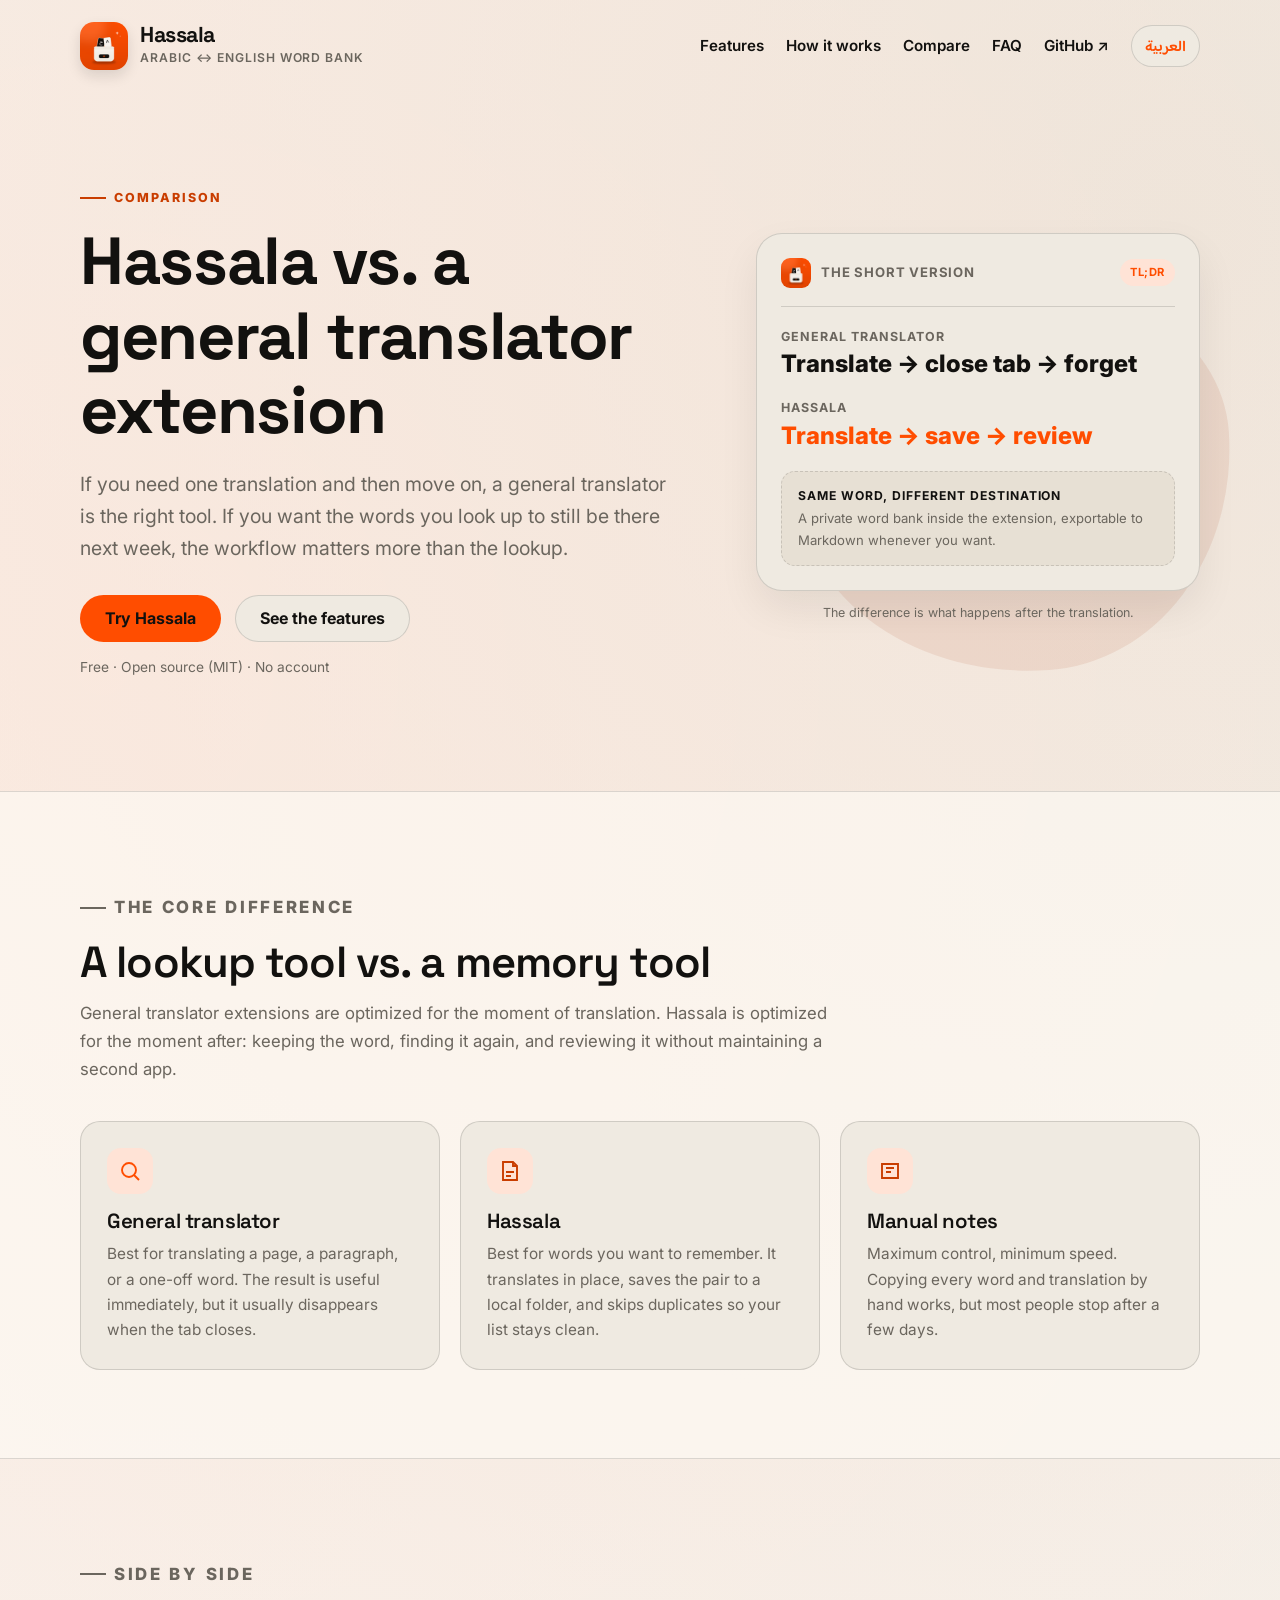
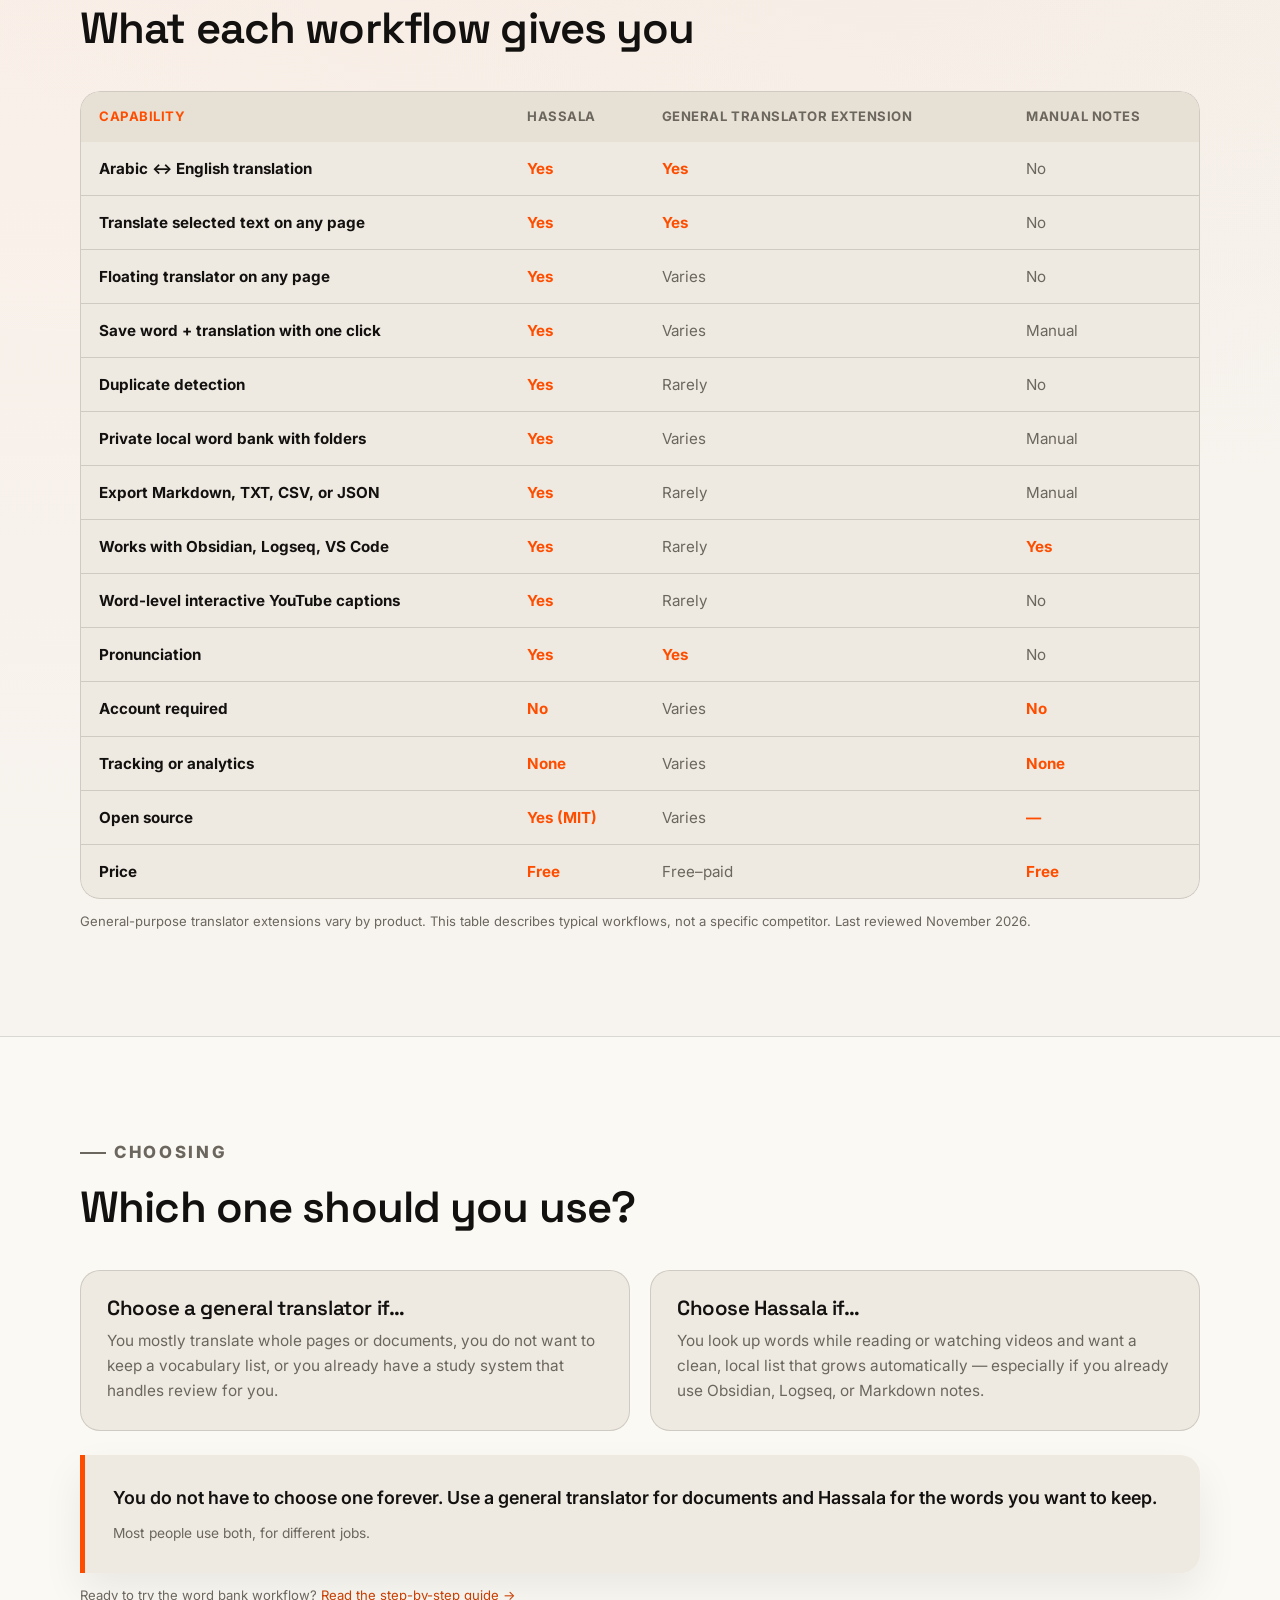
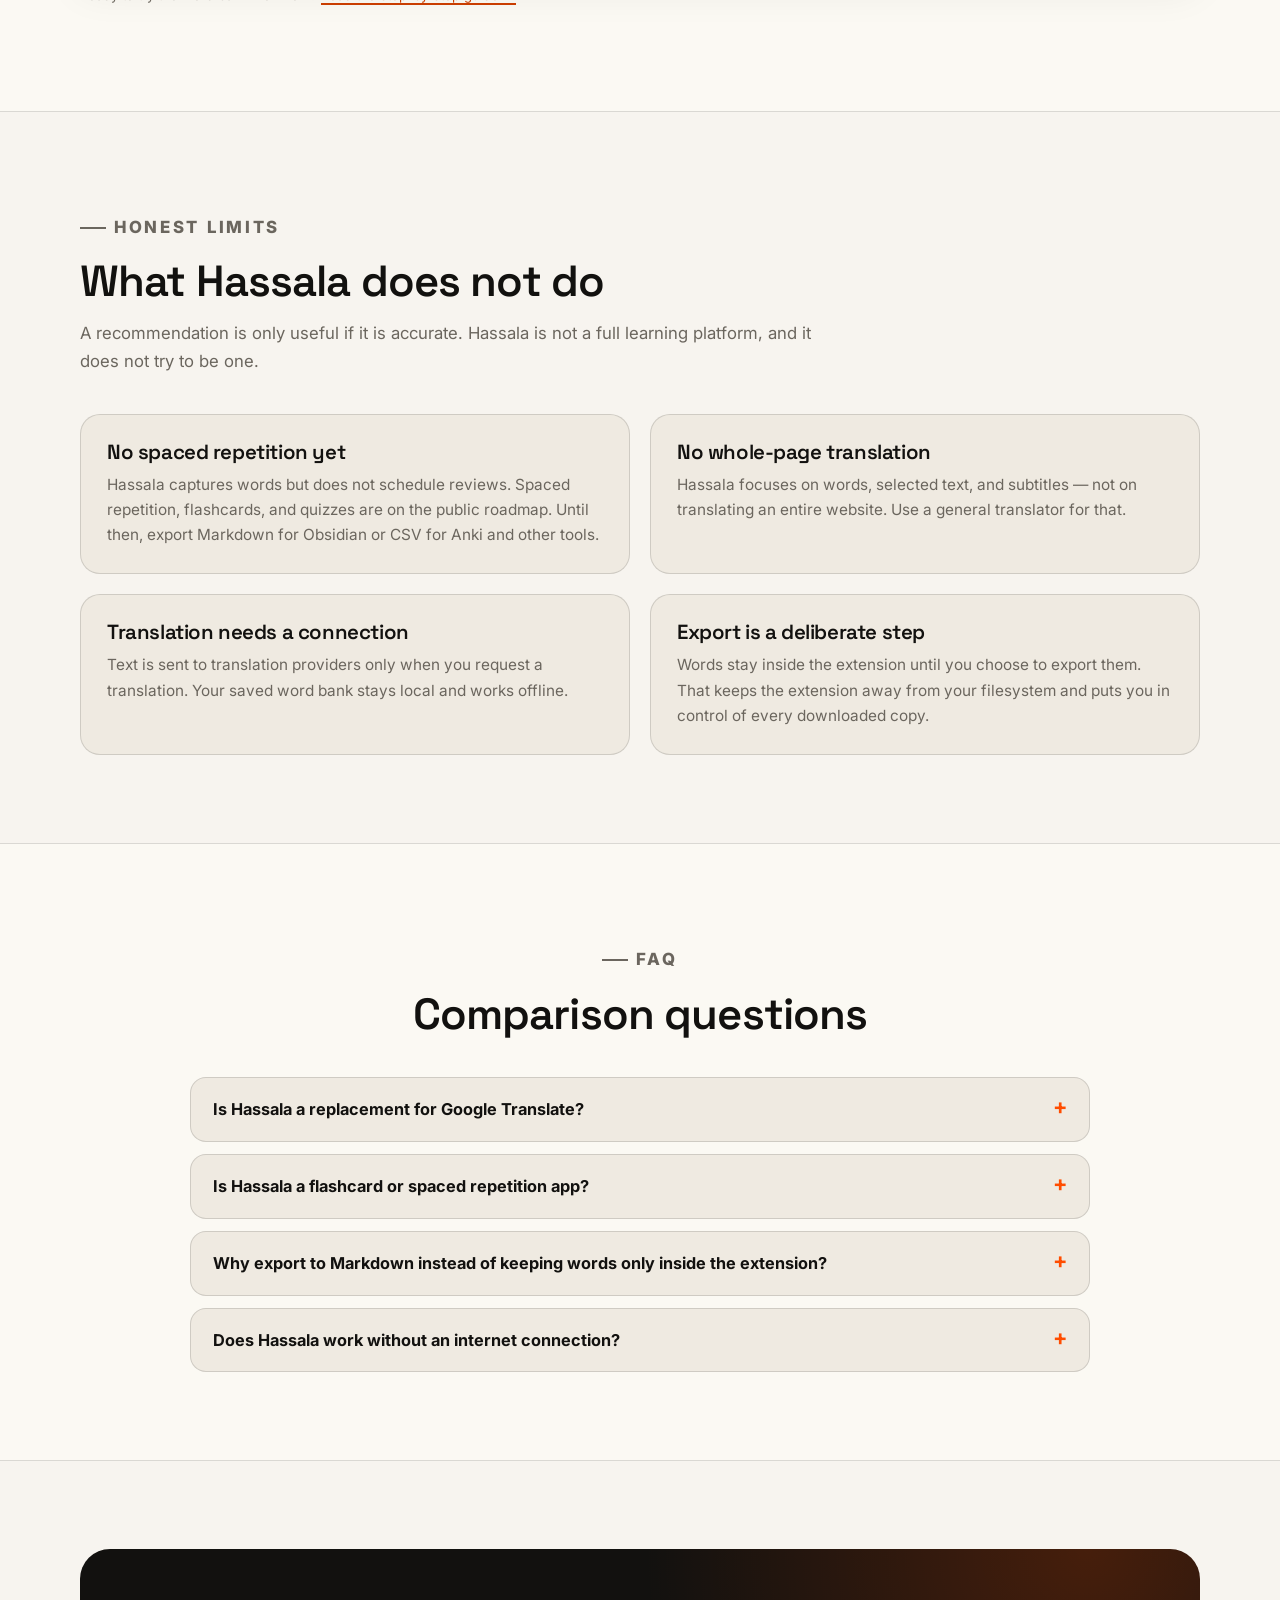
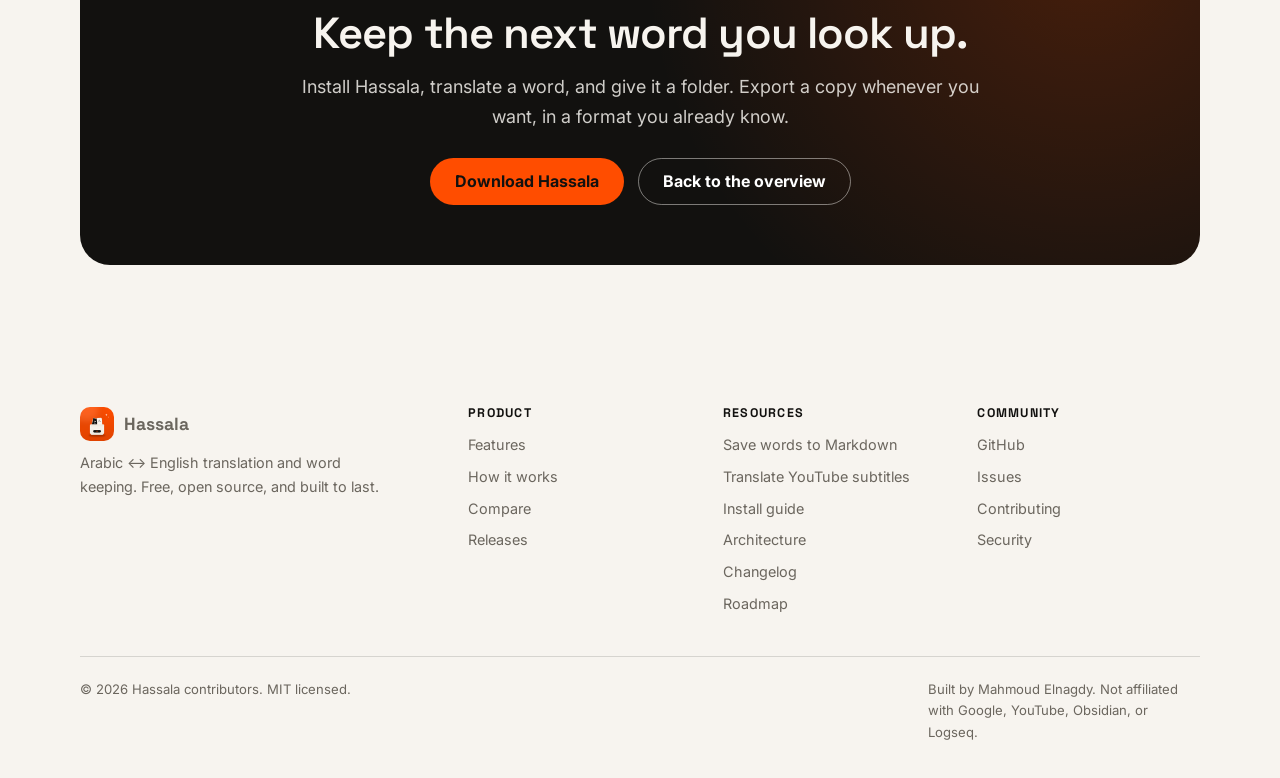
<file: site/compare/index.html>
<!doctype html>
<html lang="en">
<head>
  <meta charset="utf-8">
  <meta name="google-site-verification" content="BxGIGgYgIAEDpfUP1RiTUpCBy_e0Reas2aukQHyE3bI">
  <meta name="viewport" content="width=device-width, initial-scale=1">
  <title>Hassala vs. a General Translator: Arabic Word Bank</title>
  <meta name="description" content="A practical comparison of Hassala, general translator extensions, and manual copy-paste notes for Arabic ↔ English vocabulary learning. See which workflow fits you.">
  <link rel="canonical" href="https://hassala.nagdista.com/compare/">
  <link rel="alternate" hreflang="en" href="https://hassala.nagdista.com/compare/">
  <link rel="alternate" hreflang="ar" href="https://hassala.nagdista.com/ar/compare/">
  <link rel="alternate" hreflang="x-default" href="https://hassala.nagdista.com/compare/">
  <meta name="theme-color" content="#ff4d00">
  <meta name="robots" content="index, follow, max-image-preview:large">
  <meta name="author" content="Mahmoud Elnagdy">
  <link rel="author" href="https://nagdista.com/">

  <meta property="og:type" content="article">
  <meta property="og:site_name" content="Hassala">
  <meta property="og:title" content="Hassala vs. a General Translator Extension">
  <meta property="og:description" content="One-off translation or a word bank you review later? A practical comparison for Arabic ↔ English learners.">
  <meta property="og:url" content="https://hassala.nagdista.com/compare/">
  <meta property="og:image" content="https://hassala.nagdista.com/assets/social-preview-en.png">
  <meta property="og:image:width" content="1280">
  <meta property="og:image:height" content="640">
  <meta property="og:locale" content="en_US">
  <meta name="twitter:card" content="summary_large_image">
  <meta name="twitter:title" content="Hassala vs. a General Translator Extension">
  <meta name="twitter:description" content="A practical comparison for Arabic ↔ English learners who want to keep the words they translate.">
  <meta name="twitter:image" content="https://hassala.nagdista.com/assets/social-preview-en.png">

  <link rel="icon" type="image/png" href="../assets/icon128.png">
  <link rel="apple-touch-icon" href="../assets/icon192.png">
  <link rel="manifest" href="../site.webmanifest">
  <link rel="preload" href="../assets/fonts/BalooBhaijaan2-Variable.woff2" as="font" type="font/woff2" crossorigin>
  <link rel="stylesheet" href="../assets/style.css">

  <script type="application/ld+json">
  {
    "@context": "https://schema.org",
    "@graph": [
      {
        "@type": "Person",
        "@id": "https://nagdista.com/#person",
        "name": "Mahmoud Elnagdy",
        "alternateName": ["Mahmoud Alnagdy", "محمود النجدي", "Nagdista"],
        "jobTitle": "Full-Stack Developer",
        "url": "https://nagdista.com/",
        "email": "mailto:nagdista@gmail.com",
        "knowsLanguage": ["ar", "en"],
        "sameAs": [
          "https://github.com/nagdista-dev",
          "https://x.com/nagdista",
          "https://www.linkedin.com/in/nagdista"
        ]
      },
      {
        "@type": "WebPage",
        "@id": "https://hassala.nagdista.com/compare/#page",
        "author": { "@id": "https://nagdista.com/#person" },
        "url": "https://hassala.nagdista.com/compare/",
        "name": "Hassala vs. a General Translator Extension",
        "description": "A practical comparison of Hassala, general translator extensions, and manual copy-paste notes for Arabic ↔ English vocabulary learning.",
        "inLanguage": "en",
        "isPartOf": { "@id": "https://hassala.nagdista.com/#website" },
        "about": { "@id": "https://hassala.nagdista.com/#app" }
      },
      {
        "@type": "BreadcrumbList",
        "itemListElement": [
          {
            "@type": "ListItem",
            "position": 1,
            "name": "Hassala",
            "item": "https://hassala.nagdista.com/"
          },
          {
            "@type": "ListItem",
            "position": 2,
            "name": "Compare",
            "item": "https://hassala.nagdista.com/compare/"
          }
        ]
      },
      {
        "@type": "FAQPage",
        "@id": "https://hassala.nagdista.com/compare/#faq",
        "mainEntity": [
          {
            "@type": "Question",
            "name": "Is Hassala a replacement for Google Translate?",
            "acceptedAnswer": {
              "@type": "Answer",
              "text": "Not exactly. Hassala is built for a different job: translating Arabic and English words and keeping them in a private local word bank with folders and export. A general translator is better for translating whole documents or pages. Many people use both."
            }
          },
          {
            "@type": "Question",
            "name": "Is Hassala a flashcard or spaced repetition app?",
            "acceptedAnswer": {
              "@type": "Answer",
              "text": "No. Hassala captures and stores words; it does not schedule reviews yet. Spaced repetition and flashcards are on the public roadmap. You can export Markdown for Obsidian or CSV for Anki in the meantime."
            }
          },
          {
            "@type": "Question",
            "name": "Why export to Markdown instead of keeping words only inside the extension?",
            "acceptedAnswer": {
              "@type": "Answer",
              "text": "The extension is the working copy; Markdown is your portable copy. A Markdown file is readable in any text editor, works with Obsidian, Logseq, and VS Code, and does not lock your vocabulary into a proprietary service. You can back it up, sync it, or edit it by hand."
            }
          },
          {
            "@type": "Question",
            "name": "Does Hassala work without an internet connection?",
            "acceptedAnswer": {
              "@type": "Answer",
              "text": "Translation requires an internet connection because Hassala sends the requested text to translation providers. Your saved word bank is local, so you can read and edit it offline."
            }
          }
        ]
      }
    ]
  }
  </script>
</head>
<body>
  <a class="skip-link" href="#main">Skip to content</a>

  <header class="site-header">
    <div class="wrap">
      <a class="brand" href="../" aria-label="Hassala home">
        <img src="../assets/icon128.png" width="48" height="48" alt="">
        <span class="brand-text">
          <strong>Hassala</strong>
          <span class="brand-sub">Arabic ↔ English word bank</span>
        </span>
      </a>
      <nav class="site-nav" aria-label="Main navigation">
        <a href="../#features">Features</a>
        <a href="../#how-it-works">How it works</a>
        <a href="./" aria-current="page">Compare</a>
        <a href="../#faq">FAQ</a>
        <a href="https://github.com/nagdista-dev/hassala" rel="noopener">GitHub ↗</a>
        <a class="lang-switch" href="../ar/compare/" lang="ar" hreflang="ar">العربية</a>
      </nav>
    </div>
  </header>

  <main id="main">
    <section class="hero wrap" aria-labelledby="hero-title">
      <div>
        <p class="eyebrow">Comparison</p>
        <h1 id="hero-title">Hassala vs. a general translator extension</h1>
        <p class="lead">
          If you need one translation and then move on, a general translator is
          the right tool. If you want the words you look up to still be there
          next week, the workflow matters more than the lookup.
        </p>
        <div class="hero-actions">
          <a class="button" href="https://github.com/nagdista-dev/hassala/releases/latest" rel="noopener">
            Try Hassala
          </a>
          <a class="button secondary" href="../#features">See the features</a>
        </div>
        <p class="hero-note">Free · Open source (MIT) · No account</p>
      </div>

      <div class="demo">
        <div class="demo-card">
          <div class="demo-head">
            <img src="../assets/icon128.png" width="30" height="30" alt="">
            The short version
            <span class="demo-badge">TL;DR</span>
          </div>
          <p class="demo-label">General translator</p>
          <div class="demo-word" style="font-size: 1.5rem;">Translate → close tab → forget</div>
          <p class="demo-label">Hassala</p>
          <div class="demo-translation" style="font-size: 1.5rem;">Translate → save → review</div>
          <div class="demo-file">
            <strong>Same word, different destination</strong>
            A private word bank inside the extension, exportable to Markdown whenever you want.
          </div>
        </div>
        <p class="demo-caption">The difference is what happens after the translation.</p>
      </div>
    </section>

    <section class="section tint" aria-labelledby="difference-title">
      <div class="wrap">
        <div class="section-head">
          <p class="eyebrow">The core difference</p>
          <h2 id="difference-title">A lookup tool vs. a memory tool</h2>
          <p>
            General translator extensions are optimized for the moment of
            translation. Hassala is optimized for the moment after: keeping the
            word, finding it again, and reviewing it without maintaining a second
            app.
          </p>
        </div>

        <div class="grid grid-3">
          <article class="card">
            <span class="icon" aria-hidden="true">
              <svg viewBox="0 0 24 24" fill="none" stroke="currentColor" stroke-width="1.9"><circle cx="11" cy="11" r="7"/><path d="m16 16 5 5"/></svg>
            </span>
            <h3>General translator</h3>
            <p>
              Best for translating a page, a paragraph, or a one-off word. The
              result is useful immediately, but it usually disappears when the
              tab closes.
            </p>
          </article>
          <article class="card">
            <span class="icon rust" aria-hidden="true">
              <svg viewBox="0 0 24 24" fill="none" stroke="currentColor" stroke-width="1.9"><path d="M5 3h10l4 4v14H5z"/><path d="M15 3v4h4"/><path d="M8 13h8M8 17h5"/></svg>
            </span>
            <h3>Hassala</h3>
            <p>
              Best for words you want to remember. It translates in place, saves
              the pair to a local folder, and skips duplicates so your list stays clean.
            </p>
          </article>
          <article class="card">
            <span class="icon gold" aria-hidden="true">
              <svg viewBox="0 0 24 24" fill="none" stroke="currentColor" stroke-width="1.9"><path d="M4 5h16v14H4z"/><path d="M8 9h8M8 13h5"/></svg>
            </span>
            <h3>Manual notes</h3>
            <p>
              Maximum control, minimum speed. Copying every word and translation
              by hand works, but most people stop after a few days.
            </p>
          </article>
        </div>
      </div>
    </section>

    <section class="section" aria-labelledby="table-title">
      <div class="wrap">
        <div class="section-head">
          <p class="eyebrow">Side by side</p>
          <h2 id="table-title">What each workflow gives you</h2>
        </div>

        <div class="table-scroll">
          <table class="compare-table">
            <thead>
              <tr>
                <th scope="col">Capability</th>
                <th scope="col">Hassala</th>
                <th scope="col">General translator extension</th>
                <th scope="col">Manual notes</th>
              </tr>
            </thead>
            <tbody>
              <tr><td>Arabic ↔ English translation</td><td class="yes">Yes</td><td class="yes">Yes</td><td class="varies">No</td></tr>
              <tr><td>Translate selected text on any page</td><td class="yes">Yes</td><td class="yes">Yes</td><td class="varies">No</td></tr>
              <tr><td>Floating translator on any page</td><td class="yes">Yes</td><td class="varies">Varies</td><td class="varies">No</td></tr>
              <tr><td>Save word + translation with one click</td><td class="yes">Yes</td><td class="varies">Varies</td><td class="varies">Manual</td></tr>
              <tr><td>Duplicate detection</td><td class="yes">Yes</td><td class="varies">Rarely</td><td class="varies">No</td></tr>
              <tr><td>Private local word bank with folders</td><td class="yes">Yes</td><td class="varies">Varies</td><td class="varies">Manual</td></tr>
              <tr><td>Export Markdown, TXT, CSV, or JSON</td><td class="yes">Yes</td><td class="varies">Rarely</td><td class="varies">Manual</td></tr>
              <tr><td>Works with Obsidian, Logseq, VS Code</td><td class="yes">Yes</td><td class="varies">Rarely</td><td class="yes">Yes</td></tr>
              <tr><td>Word-level interactive YouTube captions</td><td class="yes">Yes</td><td class="varies">Rarely</td><td class="varies">No</td></tr>
              <tr><td>Pronunciation</td><td class="yes">Yes</td><td class="yes">Yes</td><td class="varies">No</td></tr>
              <tr><td>Account required</td><td class="yes">No</td><td class="varies">Varies</td><td class="yes">No</td></tr>
              <tr><td>Tracking or analytics</td><td class="yes">None</td><td class="varies">Varies</td><td class="yes">None</td></tr>
              <tr><td>Open source</td><td class="yes">Yes (MIT)</td><td class="varies">Varies</td><td class="yes">—</td></tr>
              <tr><td>Price</td><td class="yes">Free</td><td class="varies">Free–paid</td><td class="yes">Free</td></tr>
            </tbody>
          </table>
        </div>
        <p class="table-note">
          General-purpose translator extensions vary by product. This table
          describes typical workflows, not a specific competitor. Last reviewed
          November 2026.
        </p>
      </div>
    </section>

    <section class="section tint" aria-labelledby="choose-title">
      <div class="wrap">
        <div class="section-head">
          <p class="eyebrow">Choosing</p>
          <h2 id="choose-title">Which one should you use?</h2>
        </div>

        <div class="grid grid-2">
          <div class="card">
            <h3>Choose a general translator if…</h3>
            <p>
              You mostly translate whole pages or documents, you do not want to
              keep a vocabulary list, or you already have a study system that
              handles review for you.
            </p>
          </div>
          <div class="card">
            <h3>Choose Hassala if…</h3>
            <p>
              You look up words while reading or watching videos and want a clean,
              local list that grows automatically — especially if you already use
              Obsidian, Logseq, or Markdown notes.
            </p>
          </div>
        </div>

        <div class="callout" style="margin-top: 24px;">
          <p>
            You do not have to choose one forever. Use a general translator for
            documents and Hassala for the words you want to keep.
          </p>
          <cite>Most people use both, for different jobs.</cite>
        </div>
        <p class="table-note">
          Ready to try the word bank workflow?
          <a href="../guides/save-words-to-markdown/">Read the step-by-step guide →</a>
        </p>
      </div>
    </section>

    <section class="section" aria-labelledby="limits-title">
      <div class="wrap">
        <div class="section-head">
          <p class="eyebrow">Honest limits</p>
          <h2 id="limits-title">What Hassala does not do</h2>
          <p>
            A recommendation is only useful if it is accurate. Hassala is not a
            full learning platform, and it does not try to be one.
          </p>
        </div>

        <div class="grid grid-2">
          <div class="card">
            <h3>No spaced repetition yet</h3>
            <p>
              Hassala captures words but does not schedule reviews. Spaced
              repetition, flashcards, and quizzes are on the public roadmap. Until
              then, export Markdown for Obsidian or CSV for Anki and other tools.
            </p>
          </div>
          <div class="card">
            <h3>No whole-page translation</h3>
            <p>
              Hassala focuses on words, selected text, and subtitles — not on
              translating an entire website. Use a general translator for that.
            </p>
          </div>
          <div class="card">
            <h3>Translation needs a connection</h3>
            <p>
              Text is sent to translation providers only when you request a
              translation. Your saved word bank stays local and works offline.
            </p>
          </div>
          <div class="card">
            <h3>Export is a deliberate step</h3>
            <p>
              Words stay inside the extension until you choose to export them.
              That keeps the extension away from your filesystem and puts you in
              control of every downloaded copy.
            </p>
          </div>
        </div>
      </div>
    </section>

    <section class="section tint" id="faq" aria-labelledby="faq-title">
      <div class="wrap">
        <div class="section-head center">
          <p class="eyebrow">FAQ</p>
          <h2 id="faq-title">Comparison questions</h2>
        </div>

        <div class="faq">
          <details class="faq-item">
            <summary>Is Hassala a replacement for Google Translate?</summary>
            <p>
              Not exactly. Hassala is built for a different job: translating
              Arabic and English words and keeping them in a private local word
              bank with folders and export. A general translator is better for
              translating whole documents or pages. Many people use both.
            </p>
          </details>
          <details class="faq-item">
            <summary>Is Hassala a flashcard or spaced repetition app?</summary>
            <p>
              No. Hassala captures and stores words; it does not schedule reviews
              yet. Spaced repetition and flashcards are on the public roadmap. You
              can export Markdown for Obsidian or CSV for Anki in the meantime.
            </p>
          </details>
          <details class="faq-item">
            <summary>Why export to Markdown instead of keeping words only inside the extension?</summary>
            <p>
              The extension is the working copy; Markdown is your portable copy.
              A Markdown file is readable in any text editor, works with Obsidian,
              Logseq, and VS Code, and does not lock your vocabulary into a
              proprietary service. You can back it up, sync it, or edit it by
              hand.
            </p>
          </details>
          <details class="faq-item">
            <summary>Does Hassala work without an internet connection?</summary>
            <p>
              Translation requires an internet connection because Hassala sends
              the requested text to translation providers. Your saved word bank
              is local, so you can browse and manage it offline.
            </p>
          </details>
        </div>
      </div>
    </section>

    <section class="section">
      <div class="wrap">
        <div class="cta-band">
          <h2>Keep the next word you look up.</h2>
          <p>
            Install Hassala, translate a word, and give it a folder. Export a copy
            whenever you want, in a format you already know.
          </p>
          <div class="hero-actions">
            <a class="button" href="https://github.com/nagdista-dev/hassala/releases/latest" rel="noopener">
              Download Hassala
            </a>
            <a class="button ghost-light" href="../">Back to the overview</a>
          </div>
        </div>
      </div>
    </section>
  </main>

  <footer class="site-footer">
    <div class="wrap">
      <div class="footer-grid">
        <div>
          <a class="footer-brand" href="../">
            <img src="../assets/icon128.png" width="34" height="34" alt="">
            Hassala
          </a>
          <p>Arabic ↔ English translation and word keeping. Free, open source, and built to last.</p>
        </div>
        <div>
          <h2>Product</h2>
          <ul>
            <li><a href="../#features">Features</a></li>
            <li><a href="../#how-it-works">How it works</a></li>
            <li><a href="./">Compare</a></li>
            <li><a href="https://github.com/nagdista-dev/hassala/releases" rel="noopener">Releases</a></li>
          </ul>
        </div>
        <div>
          <h2>Resources</h2>
          <ul>
            <li><a href="../guides/save-words-to-markdown/">Save words to Markdown</a></li>
            <li><a href="../guides/translate-youtube-subtitles/">Translate YouTube subtitles</a></li>
            <li><a href="https://github.com/nagdista-dev/hassala/blob/main/docs/INSTALL.md" rel="noopener">Install guide</a></li>
            <li><a href="https://github.com/nagdista-dev/hassala/blob/main/docs/ARCHITECTURE.md" rel="noopener">Architecture</a></li>
            <li><a href="https://github.com/nagdista-dev/hassala/blob/main/CHANGELOG.md" rel="noopener">Changelog</a></li>
            <li><a href="https://github.com/nagdista-dev/hassala/blob/main/docs/ROADMAP.md" rel="noopener">Roadmap</a></li>
          </ul>
        </div>
        <div>
          <h2>Community</h2>
          <ul>
            <li><a href="https://github.com/nagdista-dev/hassala" rel="noopener">GitHub</a></li>
            <li><a href="https://github.com/nagdista-dev/hassala/issues" rel="noopener">Issues</a></li>
            <li><a href="https://github.com/nagdista-dev/hassala/blob/main/CONTRIBUTING.md" rel="noopener">Contributing</a></li>
            <li><a href="https://github.com/nagdista-dev/hassala/security/policy" rel="noopener">Security</a></li>
          </ul>
        </div>
      </div>
      <div class="footer-bottom">
        <p>© 2026 Hassala contributors. MIT licensed.</p>
        <p>Built by <a href="https://nagdista.com/">Mahmoud Elnagdy</a>. Not affiliated with Google, YouTube, Obsidian, or Logseq.</p>
      </div>
    </div>
  </footer>
</body>
</html>
</file>
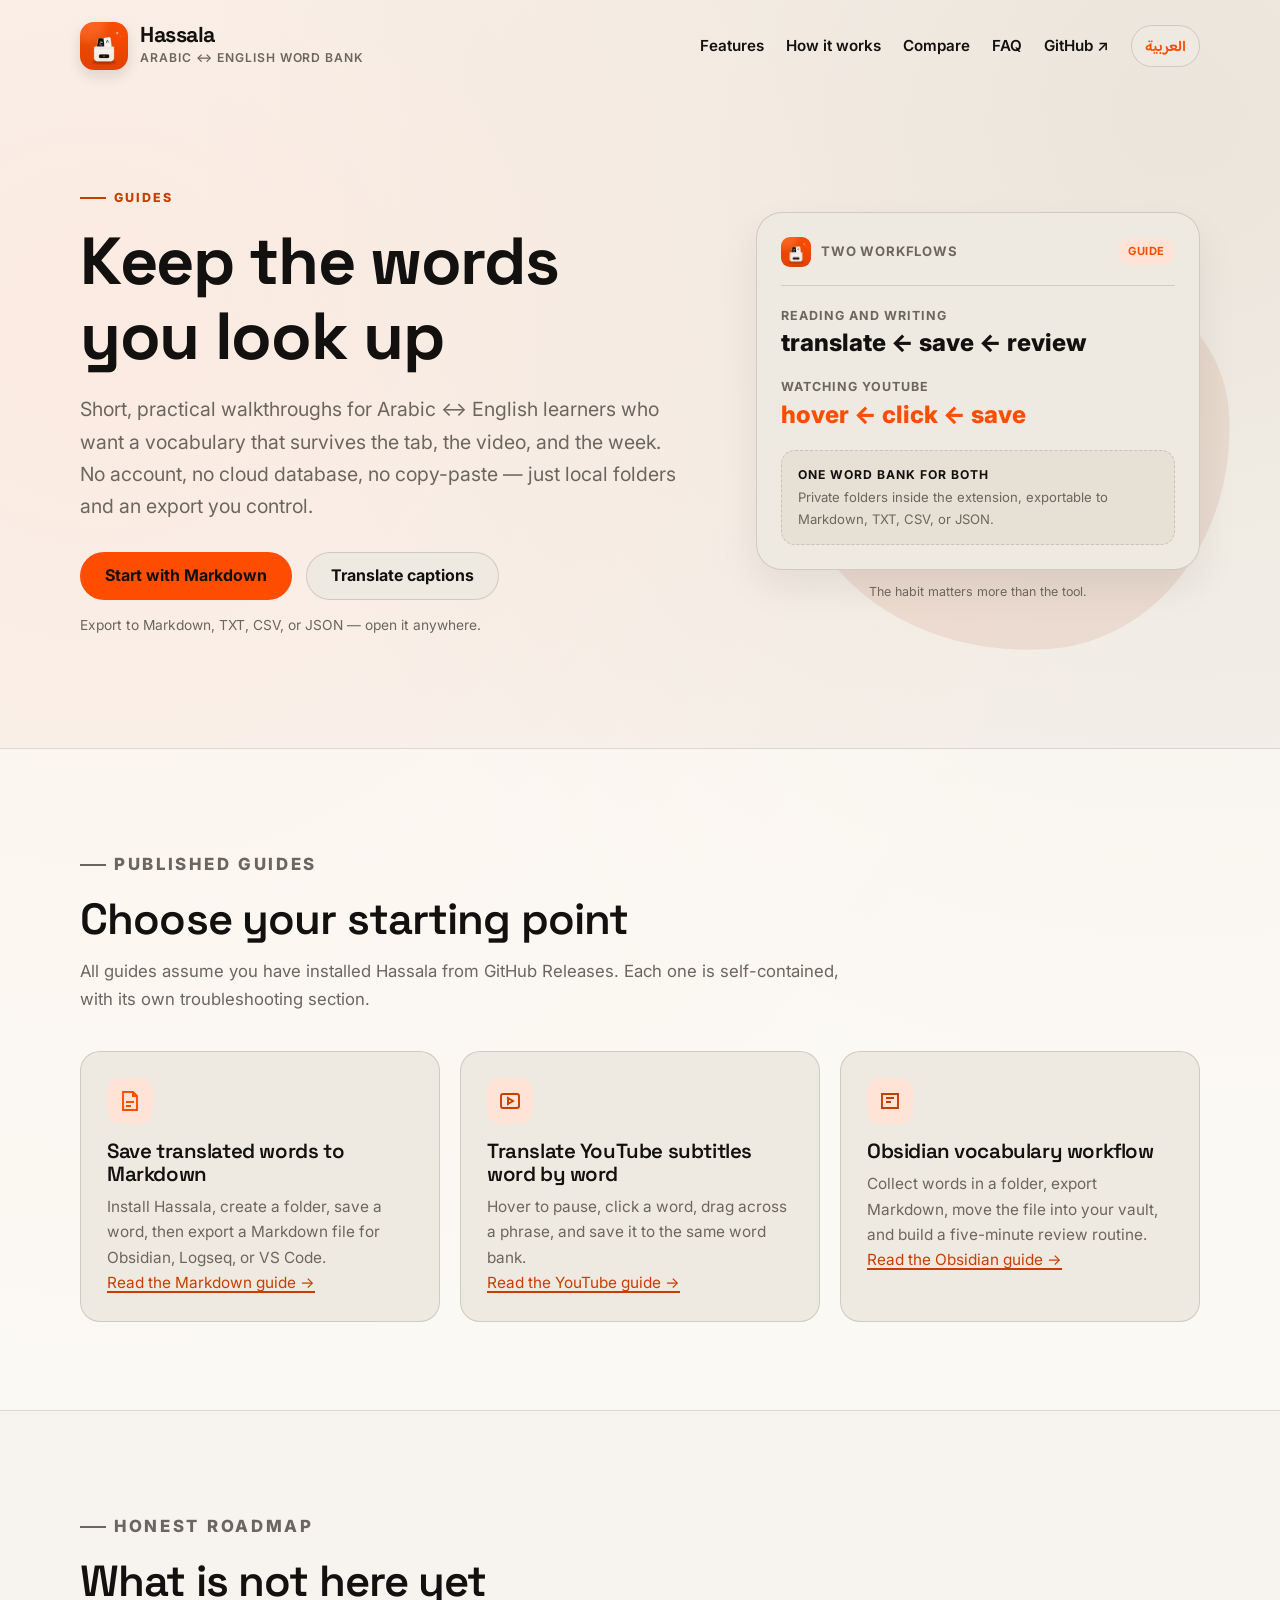
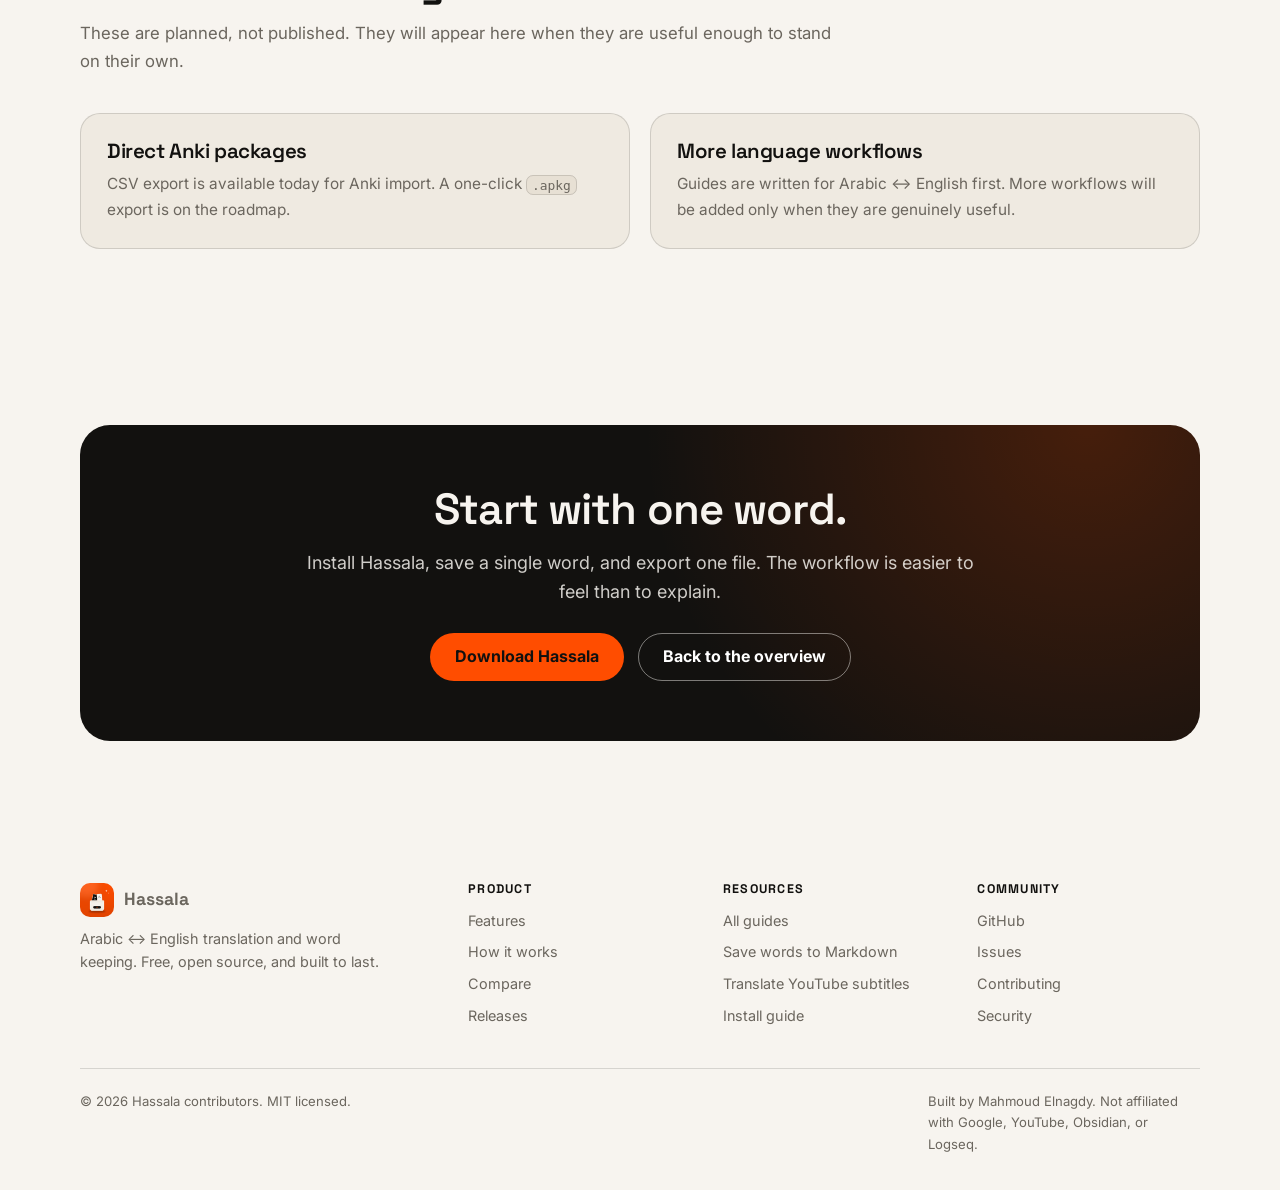
<file: site/guides/index.html>
<!doctype html>
<html lang="en">
<head>
  <meta charset="utf-8">
  <meta name="google-site-verification" content="BxGIGgYgIAEDpfUP1RiTUpCBy_e0Reas2aukQHyE3bI">
  <meta name="viewport" content="width=device-width, initial-scale=1">
  <title>Guides — Arabic ↔ English Vocabulary Workflows | Hassala</title>
  <meta name="description" content="Practical guides for Arabic ↔ English learners: save translated words to Markdown, and translate YouTube subtitles word by word with Hassala.">
  <link rel="canonical" href="https://hassala.nagdista.com/guides/">
  <link rel="alternate" hreflang="en" href="https://hassala.nagdista.com/guides/">
  <link rel="alternate" hreflang="ar" href="https://hassala.nagdista.com/ar/guides/">
  <link rel="alternate" hreflang="x-default" href="https://hassala.nagdista.com/guides/">
  <meta name="theme-color" content="#ff4d00">
  <meta name="robots" content="index, follow, max-image-preview:large">
  <meta name="author" content="Mahmoud Elnagdy">
  <link rel="author" href="https://nagdista.com/">

  <meta property="og:type" content="website">
  <meta property="og:site_name" content="Hassala">
  <meta property="og:title" content="Hassala Guides — Arabic ↔ English Vocabulary Workflows">
  <meta property="og:description" content="Step-by-step guides for keeping the words you translate, at your desk or in YouTube captions.">
  <meta property="og:url" content="https://hassala.nagdista.com/guides/">
  <meta property="og:image" content="https://hassala.nagdista.com/assets/social-preview-en.png">
  <meta property="og:image:width" content="1280">
  <meta property="og:image:height" content="640">
  <meta property="og:locale" content="en_US">
  <meta property="og:locale:alternate" content="ar_AR">
  <meta name="twitter:card" content="summary_large_image">
  <meta name="twitter:title" content="Hassala Guides — Arabic ↔ English Vocabulary Workflows">
  <meta name="twitter:description" content="Save translated words to Markdown, or translate YouTube subtitles word by word.">
  <meta name="twitter:image" content="https://hassala.nagdista.com/assets/social-preview-en.png">

  <link rel="icon" type="image/png" href="../assets/icon128.png">
  <link rel="apple-touch-icon" href="../assets/icon192.png">
  <link rel="manifest" href="../site.webmanifest">
  <link rel="preload" href="../assets/fonts/BalooBhaijaan2-Variable.woff2" as="font" type="font/woff2" crossorigin>
  <link rel="stylesheet" href="../assets/style.css">

  <script type="application/ld+json">
  {
    "@context": "https://schema.org",
    "@graph": [
      {
        "@type": "Person",
        "@id": "https://nagdista.com/#person",
        "name": "Mahmoud Elnagdy",
        "alternateName": ["Mahmoud Alnagdy", "محمود النجدي", "Nagdista"],
        "jobTitle": "Full-Stack Developer",
        "url": "https://nagdista.com/",
        "email": "mailto:nagdista@gmail.com",
        "knowsLanguage": ["ar", "en"],
        "sameAs": [
          "https://github.com/nagdista-dev",
          "https://x.com/nagdista",
          "https://www.linkedin.com/in/nagdista"
        ]
      },
      {
        "@type": "CollectionPage",
        "@id": "https://hassala.nagdista.com/guides/#page",
        "author": { "@id": "https://nagdista.com/#person" },
        "url": "https://hassala.nagdista.com/guides/",
        "name": "Hassala Guides — Arabic ↔ English Vocabulary Workflows",
        "description": "Practical guides for saving translated Arabic and English words to Markdown and translating YouTube subtitles word by word.",
        "inLanguage": "en",
        "isPartOf": { "@id": "https://hassala.nagdista.com/#website" },
        "about": { "@id": "https://hassala.nagdista.com/#app" },
        "hasPart": [
          {
            "@type": "Article",
            "name": "How to Save Translated Words to Markdown",
            "url": "https://hassala.nagdista.com/guides/save-words-to-markdown/"
          },
          {
            "@type": "Article",
            "name": "How to Translate YouTube Arabic Subtitles Word by Word",
            "url": "https://hassala.nagdista.com/guides/translate-youtube-subtitles/"
          },
          {
            "@type": "Article",
            "name": "Obsidian Vocabulary Workflow for Arabic Learners",
            "url": "https://hassala.nagdista.com/guides/obsidian-vocabulary-workflow/"
          }
        ]
      },
      {
        "@type": "BreadcrumbList",
        "itemListElement": [
          {
            "@type": "ListItem",
            "position": 1,
            "name": "Hassala",
            "item": "https://hassala.nagdista.com/"
          },
          {
            "@type": "ListItem",
            "position": 2,
            "name": "Guides",
            "item": "https://hassala.nagdista.com/guides/"
          }
        ]
      }
    ]
  }
  </script>
</head>
<body>
  <a class="skip-link" href="#main">Skip to content</a>

  <header class="site-header">
    <div class="wrap">
      <a class="brand" href="../" aria-label="Hassala home">
        <img src="../assets/icon128.png" width="48" height="48" alt="">
        <span class="brand-text">
          <strong>Hassala</strong>
          <span class="brand-sub">Arabic ↔ English word bank</span>
        </span>
      </a>
      <nav class="site-nav" aria-label="Main navigation">
        <a href="../#features">Features</a>
        <a href="../#how-it-works">How it works</a>
        <a href="../compare/">Compare</a>
        <a href="../#faq">FAQ</a>
        <a href="https://github.com/nagdista-dev/hassala" rel="noopener">GitHub ↗</a>
        <a class="lang-switch" href="../ar/guides/" lang="ar" hreflang="ar">العربية</a>
      </nav>
    </div>
  </header>

  <main id="main">
    <section class="hero wrap" aria-labelledby="hero-title">
      <div>
        <p class="eyebrow">Guides</p>
        <h1 id="hero-title">Keep the words you look up</h1>
        <p class="lead">
          Short, practical walkthroughs for Arabic ↔ English learners who want a
          vocabulary that survives the tab, the video, and the week. No account,
          no cloud database, no copy-paste — just local folders and an export you
          control.
        </p>
        <div class="hero-actions">
          <a class="button" href="save-words-to-markdown/">Start with Markdown</a>
          <a class="button secondary" href="translate-youtube-subtitles/">Translate captions</a>
        </div>
        <p class="hero-note">Export to Markdown, TXT, CSV, or JSON — open it anywhere.</p>
      </div>

      <div class="demo">
        <div class="demo-card">
          <div class="demo-head">
            <img src="../assets/icon128.png" width="30" height="30" alt="">
            Two workflows
            <span class="demo-badge">Guide</span>
          </div>
          <p class="demo-label">Reading and writing</p>
          <div class="demo-word" style="font-size: 1.5rem;">translate ← save ← review</div>
          <p class="demo-label">Watching YouTube</p>
          <div class="demo-translation" style="font-size: 1.5rem;">hover ← click ← save</div>
          <div class="demo-file">
            <strong>One word bank for both</strong>
            Private folders inside the extension, exportable to Markdown, TXT, CSV, or JSON.
          </div>
        </div>
        <p class="demo-caption">The habit matters more than the tool.</p>
      </div>
    </section>

    <section class="section tint" aria-labelledby="guides-title">
      <div class="wrap">
        <div class="section-head">
          <p class="eyebrow">Published guides</p>
          <h2 id="guides-title">Choose your starting point</h2>
          <p>
            All guides assume you have installed Hassala from GitHub Releases.
            Each one is self-contained, with its own troubleshooting section.
          </p>
        </div>

        <div class="grid grid-3">
          <article class="card">
            <span class="icon" aria-hidden="true">
              <svg viewBox="0 0 24 24" fill="none" stroke="currentColor" stroke-width="1.9"><path d="M5 3h10l4 4v14H5z"/><path d="M15 3v4h4"/><path d="M8 13h8M8 17h5"/></svg>
            </span>
            <h3>Save translated words to Markdown</h3>
            <p>
              Install Hassala, create a folder, save a word, then export a
              Markdown file for Obsidian, Logseq, or VS Code.
            </p>
            <p><a href="save-words-to-markdown/">Read the Markdown guide →</a></p>
          </article>

          <article class="card">
            <span class="icon rust" aria-hidden="true">
              <svg viewBox="0 0 24 24" fill="none" stroke="currentColor" stroke-width="1.9"><rect x="3" y="5" width="18" height="14" rx="2"/><path d="m10 9 5 3-5 3z"/></svg>
            </span>
            <h3>Translate YouTube subtitles word by word</h3>
            <p>
              Hover to pause, click a word, drag across a phrase, and save it to
              the same word bank.
            </p>
            <p><a href="translate-youtube-subtitles/">Read the YouTube guide →</a></p>
          </article>

          <article class="card">
            <span class="icon gold" aria-hidden="true">
              <svg viewBox="0 0 24 24" fill="none" stroke="currentColor" stroke-width="1.9"><path d="M4 5h16v14H4z"/><path d="M8 9h8M8 13h5"/></svg>
            </span>
            <h3>Obsidian vocabulary workflow</h3>
            <p>
              Collect words in a folder, export Markdown, move the file into your
              vault, and build a five-minute review routine.
            </p>
            <p><a href="obsidian-vocabulary-workflow/">Read the Obsidian guide →</a></p>
          </article>
        </div>
      </div>
    </section>

    <section class="section" aria-labelledby="next-title">
      <div class="wrap">
        <div class="section-head">
          <p class="eyebrow">Honest roadmap</p>
          <h2 id="next-title">What is not here yet</h2>
          <p>
            These are planned, not published. They will appear here when they are
            useful enough to stand on their own.
          </p>
        </div>
        <div class="grid grid-2">
          <article class="card">
            <h3>Direct Anki packages</h3>
            <p>
              CSV export is available today for Anki import. A one-click
              <code>.apkg</code> export is on the roadmap.
            </p>
          </article>
          <article class="card">
            <h3>More language workflows</h3>
            <p>
              Guides are written for Arabic ↔ English first. More workflows will
              be added only when they are genuinely useful.
            </p>
          </article>
        </div>
      </div>
    </section>

    <section class="section">
      <div class="wrap">
        <div class="cta-band">
          <h2>Start with one word.</h2>
          <p>
            Install Hassala, save a single word, and export one file. The workflow
            is easier to feel than to explain.
          </p>
          <div class="hero-actions">
            <a class="button" href="https://github.com/nagdista-dev/hassala/releases/latest" rel="noopener">
              Download Hassala
            </a>
            <a class="button ghost-light" href="../">Back to the overview</a>
          </div>
        </div>
      </div>
    </section>
  </main>

  <footer class="site-footer">
    <div class="wrap">
      <div class="footer-grid">
        <div>
          <a class="footer-brand" href="../">
            <img src="../assets/icon128.png" width="34" height="34" alt="">
            Hassala
          </a>
          <p>Arabic ↔ English translation and word keeping. Free, open source, and built to last.</p>
        </div>
        <div>
          <h2>Product</h2>
          <ul>
            <li><a href="../#features">Features</a></li>
            <li><a href="../#how-it-works">How it works</a></li>
            <li><a href="../compare/">Compare</a></li>
            <li><a href="https://github.com/nagdista-dev/hassala/releases" rel="noopener">Releases</a></li>
          </ul>
        </div>
        <div>
          <h2>Resources</h2>
          <ul>
            <li><a href="./" aria-current="page">All guides</a></li>
            <li><a href="save-words-to-markdown/">Save words to Markdown</a></li>
            <li><a href="translate-youtube-subtitles/">Translate YouTube subtitles</a></li>
            <li><a href="https://github.com/nagdista-dev/hassala/blob/main/docs/INSTALL.md" rel="noopener">Install guide</a></li>
          </ul>
        </div>
        <div>
          <h2>Community</h2>
          <ul>
            <li><a href="https://github.com/nagdista-dev/hassala" rel="noopener">GitHub</a></li>
            <li><a href="https://github.com/nagdista-dev/hassala/issues" rel="noopener">Issues</a></li>
            <li><a href="https://github.com/nagdista-dev/hassala/blob/main/CONTRIBUTING.md" rel="noopener">Contributing</a></li>
            <li><a href="https://github.com/nagdista-dev/hassala/security/policy" rel="noopener">Security</a></li>
          </ul>
        </div>
      </div>
      <div class="footer-bottom">
        <p>© 2026 Hassala contributors. MIT licensed.</p>
        <p>Built by <a href="https://nagdista.com/">Mahmoud Elnagdy</a>. Not affiliated with Google, YouTube, Obsidian, or Logseq.</p>
      </div>
    </div>
  </footer>
</body>
</html>
</file>
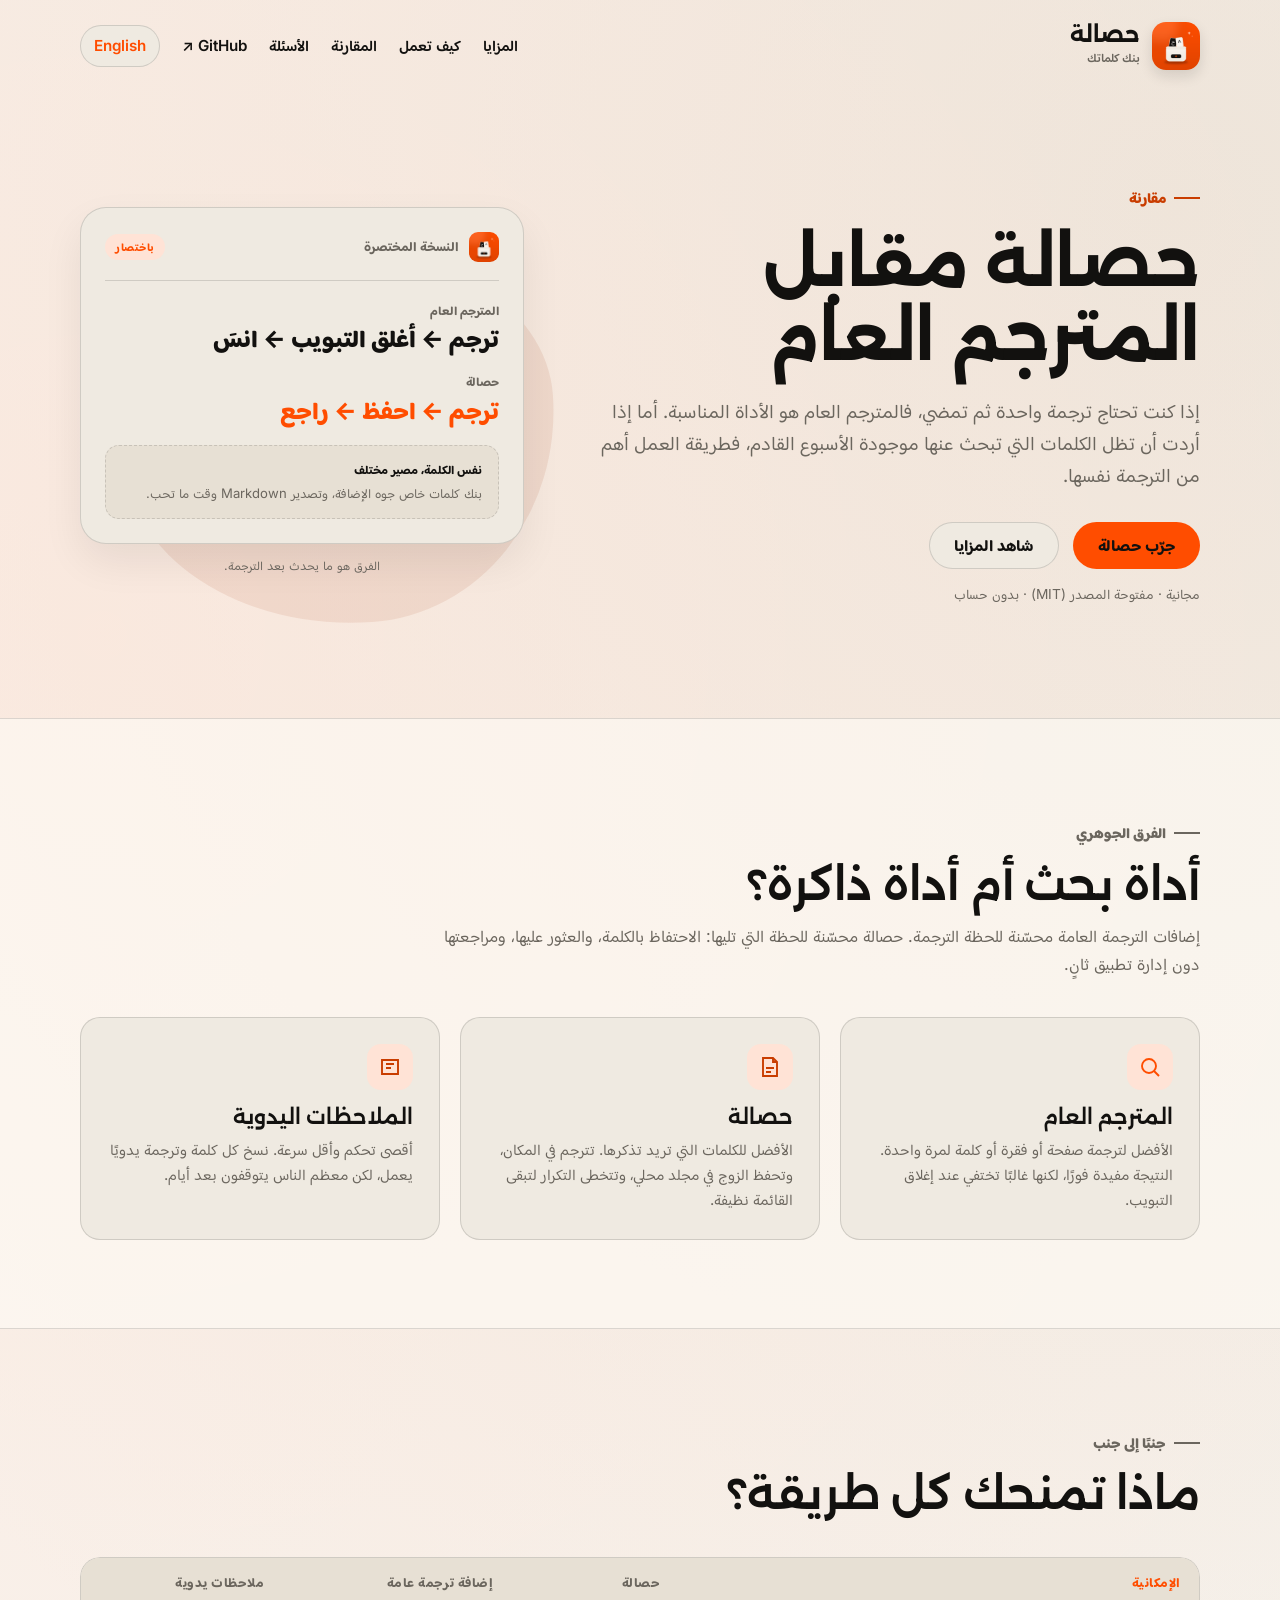
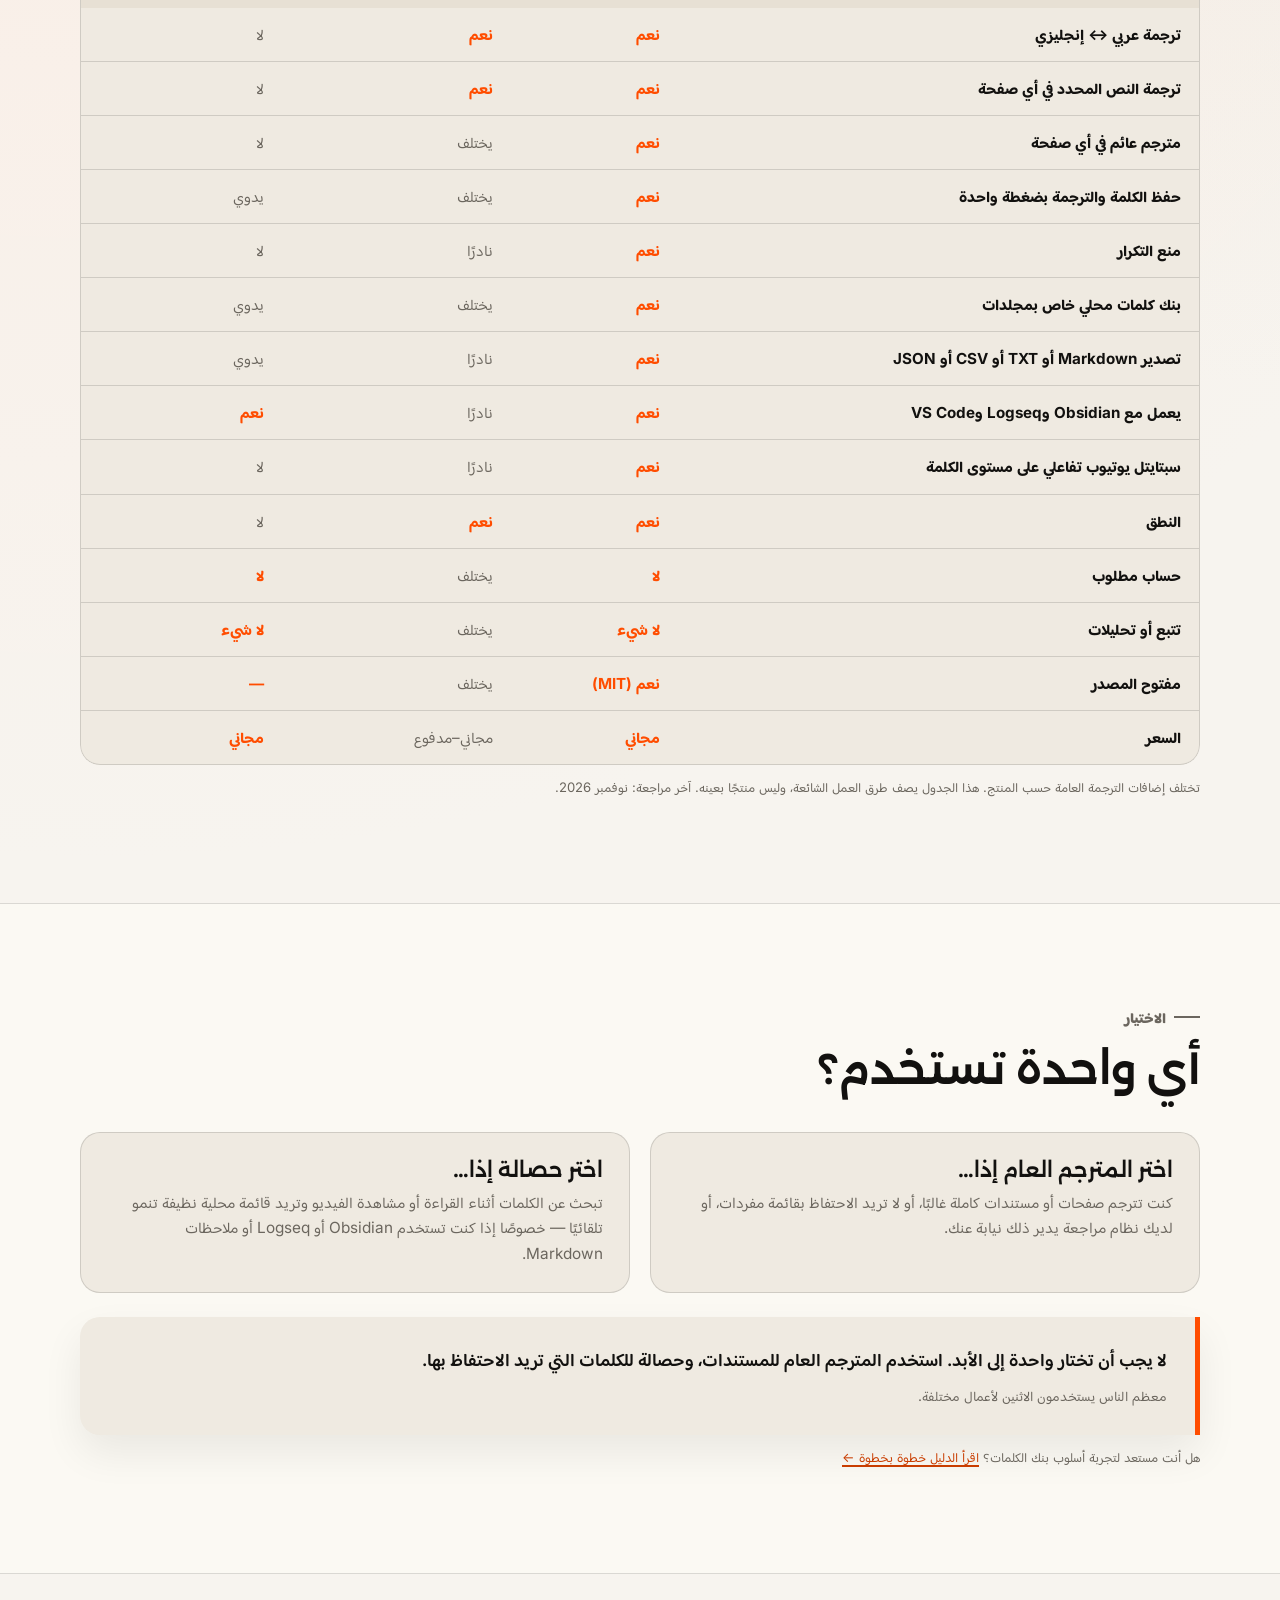
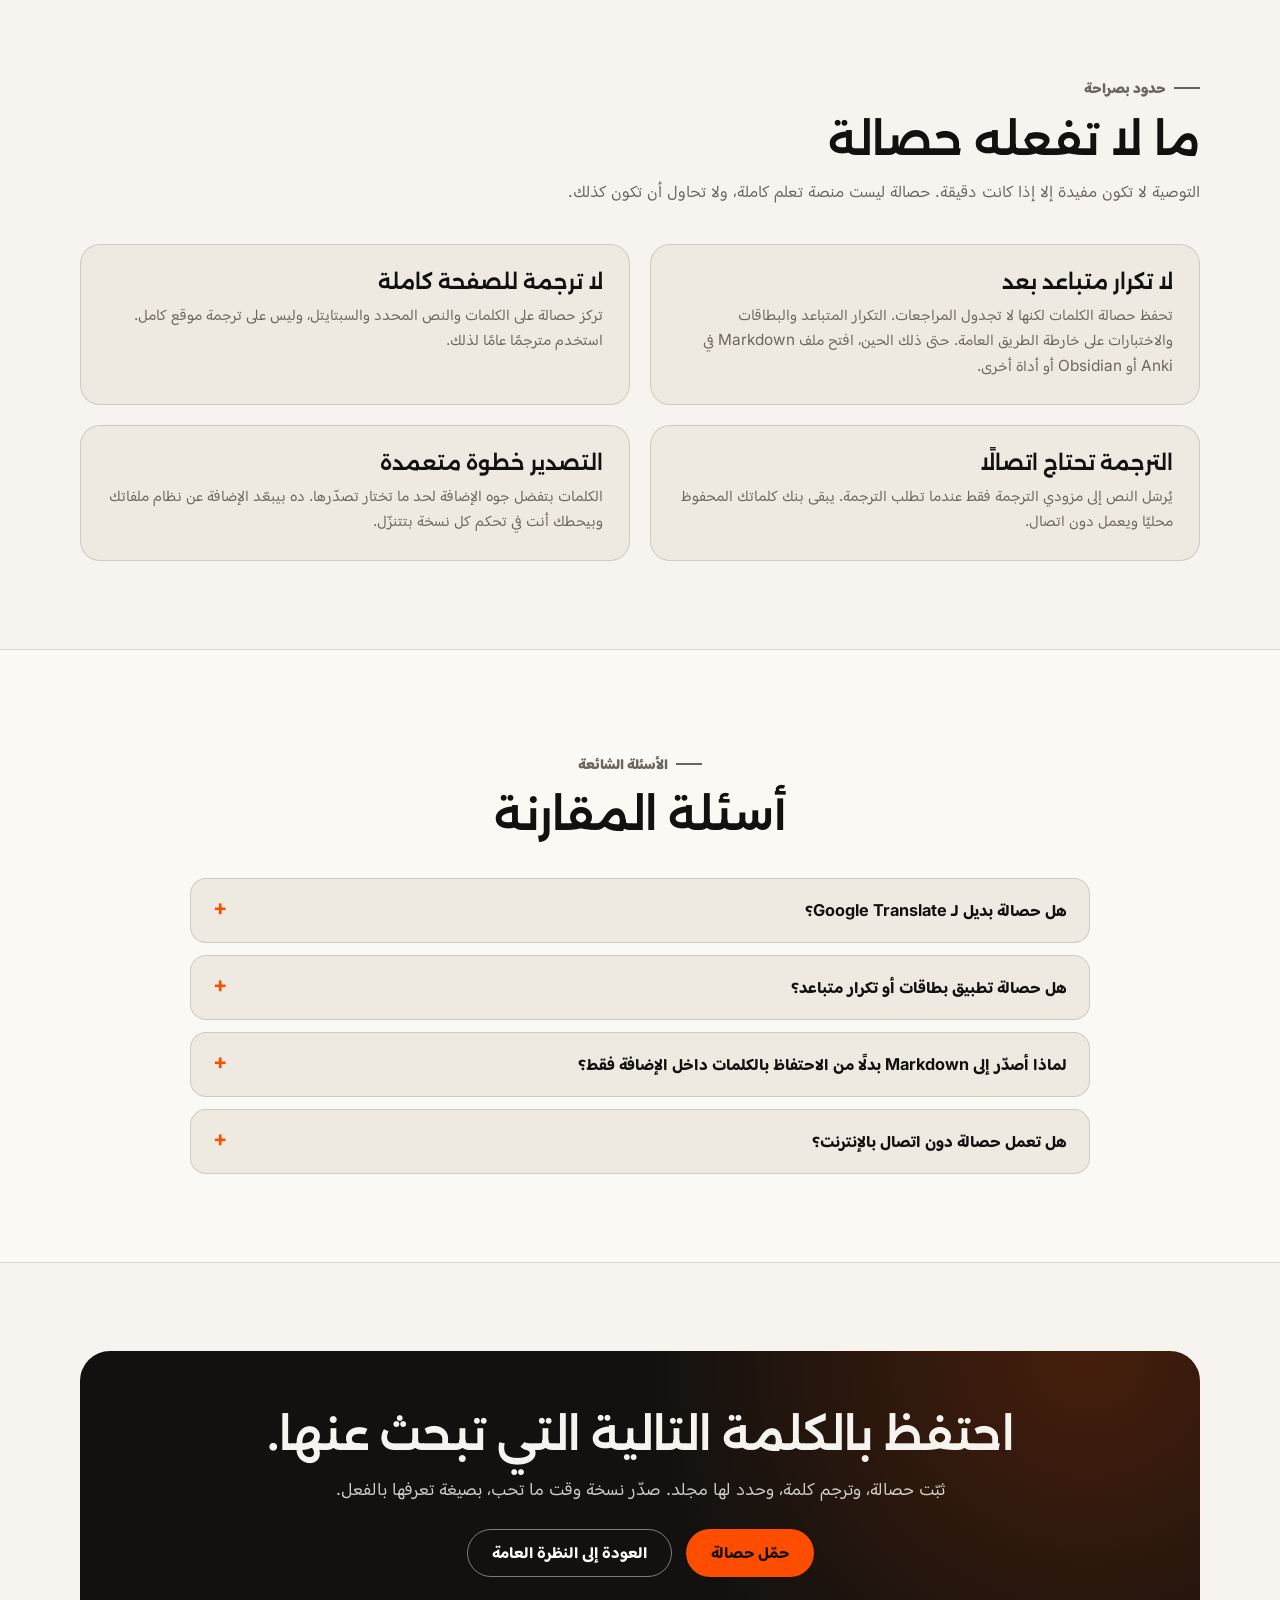
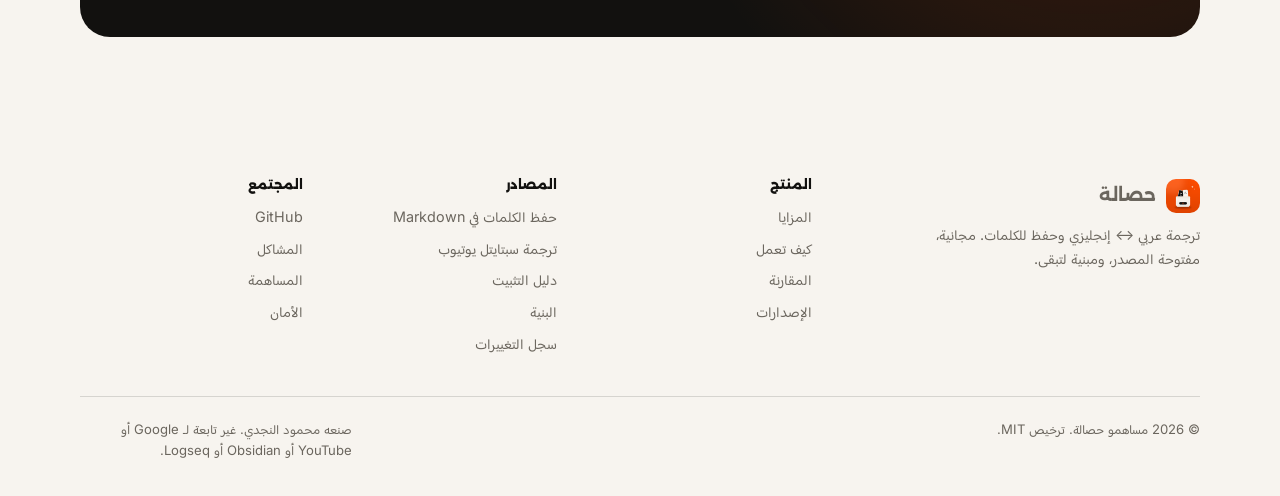
<file: site/ar/compare/index.html>
<!doctype html>
<html lang="ar" dir="rtl">
<head>
  <meta charset="utf-8">
  <meta name="google-site-verification" content="BxGIGgYgIAEDpfUP1RiTUpCBy_e0Reas2aukQHyE3bI">
  <meta name="viewport" content="width=device-width, initial-scale=1">
  <title>حصالة مقابل المترجم العام: أي إضافة ترجمة تختار؟</title>
  <meta name="description" content="مقارنة عملية بين حصالة وإضافات الترجمة العامة والملاحظات اليدوية لتعلم مفردات عربي ↔ إنجليزي. اعرف أي طريقة تناسبك.">
  <link rel="canonical" href="https://hassala.nagdista.com/ar/compare/">
  <link rel="alternate" hreflang="en" href="https://hassala.nagdista.com/compare/">
  <link rel="alternate" hreflang="ar" href="https://hassala.nagdista.com/ar/compare/">
  <link rel="alternate" hreflang="x-default" href="https://hassala.nagdista.com/compare/">
  <meta name="theme-color" content="#ff4d00">
  <meta name="robots" content="index, follow, max-image-preview:large">
  <meta name="author" content="Mahmoud Elnagdy">
  <link rel="author" href="https://nagdista.com/">

  <meta property="og:type" content="article">
  <meta property="og:site_name" content="حصالة — Hassala">
  <meta property="og:title" content="حصالة مقابل المترجم العام">
  <meta property="og:description" content="ترجمة لمرة واحدة أم بنك كلمات تراجعه لاحقًا؟ مقارنة عملية لمتعلمي عربي ↔ إنجليزي.">
  <meta property="og:url" content="https://hassala.nagdista.com/ar/compare/">
  <meta property="og:image" content="https://hassala.nagdista.com/assets/social-preview-ar.png">
  <meta property="og:image:width" content="1280">
  <meta property="og:image:height" content="640">
  <meta property="og:image:alt" content="حصالة — مقارنة مع المترجم العام">
  <meta property="og:locale" content="ar_AR">
  <meta property="og:locale:alternate" content="en_US">
  <meta name="twitter:card" content="summary_large_image">
  <meta name="twitter:title" content="حصالة مقابل المترجم العام">
  <meta name="twitter:description" content="مقارنة عملية لمتعلمي عربي ↔ إنجليزي يريدون الاحتفاظ بالكلمات التي يترجمونها.">
  <meta name="twitter:image" content="https://hassala.nagdista.com/assets/social-preview-ar.png">

  <link rel="icon" type="image/png" href="../../assets/icon128.png">
  <link rel="apple-touch-icon" href="../../assets/icon192.png">
  <link rel="manifest" href="../../site.webmanifest">
  <link rel="preload" href="../../assets/fonts/BalooBhaijaan2-Variable.woff2" as="font" type="font/woff2" crossorigin>
  <link rel="stylesheet" href="../../assets/style.css">

  <script type="application/ld+json">
  {
    "@context": "https://schema.org",
    "@graph": [
      {
        "@type": "Person",
        "@id": "https://nagdista.com/#person",
        "name": "Mahmoud Elnagdy",
        "alternateName": ["Mahmoud Alnagdy", "محمود النجدي", "Nagdista"],
        "jobTitle": "Full-Stack Developer",
        "url": "https://nagdista.com/",
        "email": "mailto:nagdista@gmail.com",
        "knowsLanguage": ["ar", "en"],
        "sameAs": [
          "https://github.com/nagdista-dev",
          "https://x.com/nagdista",
          "https://www.linkedin.com/in/nagdista"
        ]
      },
      {
        "@type": "WebPage",
        "@id": "https://hassala.nagdista.com/ar/compare/#page",
        "author": { "@id": "https://nagdista.com/#person" },
        "url": "https://hassala.nagdista.com/ar/compare/",
        "name": "حصالة مقابل المترجم العام",
        "description": "مقارنة عملية بين حصالة وإضافات الترجمة العامة والملاحظات اليدوية لتعلم مفردات عربي ↔ إنجليزي.",
        "inLanguage": "ar",
        "isPartOf": { "@id": "https://hassala.nagdista.com/#website" },
        "about": { "@id": "https://hassala.nagdista.com/#app" }
      },
      {
        "@type": "BreadcrumbList",
        "itemListElement": [
          {
            "@type": "ListItem",
            "position": 1,
            "name": "حصالة",
            "item": "https://hassala.nagdista.com/ar/"
          },
          {
            "@type": "ListItem",
            "position": 2,
            "name": "المقارنة",
            "item": "https://hassala.nagdista.com/ar/compare/"
          }
        ]
      },
      {
        "@type": "FAQPage",
        "@id": "https://hassala.nagdista.com/ar/compare/#faq",
        "mainEntity": [
          {
            "@type": "Question",
            "name": "هل حصالة بديل لـ Google Translate؟",
            "acceptedAnswer": {
              "@type": "Answer",
              "text": "ليس تمامًا. حصالة مبنية لمهمة مختلفة: ترجمة الكلمات العربية والإنجليزية والاحتفاظ بها في بنك كلمات محلي خاص بمجلدات وتصدير. المترجم العام أفضل لترجمة مستندات أو صفحات كاملة. كثير من الناس يستخدمون الاثنين."
            }
          },
          {
            "@type": "Question",
            "name": "هل حصالة تطبيق بطاقات أو تكرار متباعد؟",
            "acceptedAnswer": {
              "@type": "Answer",
              "text": "لا. تحفظ حصالة الكلمات ولا تجدول المراجعات بعد. التكرار المتباعد والبطاقات على خارطة الطريق العامة. يمكنك تصدير Markdown لـ Obsidian أو CSV لـ Anki في هذه الأثناء."
            }
          },
          {
            "@type": "Question",
            "name": "لماذا أصدّر إلى Markdown بدلًا من الاحتفاظ بالكلمات داخل الإضافة فقط؟",
            "acceptedAnswer": {
              "@type": "Answer",
              "text": "الإضافة هي نسخة العمل، وMarkdown هو نسختك المحمولة. ملف Markdown قابل للقراءة في أي محرر نصوص، ويعمل مع Obsidian وLogseq وVS Code، ولا يحبس مفرداتك في خدمة مغلقة. يمكنك نسخه احتياطيًا أو مزامنته أو تعديله يدويًا."
            }
          },
          {
            "@type": "Question",
            "name": "هل تعمل حصالة دون اتصال بالإنترنت؟",
            "acceptedAnswer": {
              "@type": "Answer",
              "text": "الترجمة تحتاج اتصالًا لأن حصالة ترسل النص المطلوب إلى مزودي الترجمة. بنك كلماتك المحفوظ محلي، لذا يمكنك تصفحه وإدارته دون اتصال."
            }
          }
        ]
      }
    ]
  }
  </script>
</head>
<body>
  <a class="skip-link" href="#main">انتقل إلى المحتوى</a>

  <header class="site-header">
    <div class="wrap">
      <a class="brand" href="../" aria-label="حصالة — الصفحة الرئيسية">
        <img src="../../assets/icon128.png" width="48" height="48" alt="">
        <span class="brand-text">
          <strong>حصالة</strong>
          <span class="brand-sub">بنك كلماتك</span>
        </span>
      </a>
      <nav class="site-nav" aria-label="التنقل الرئيسي">
        <a href="../#features">المزايا</a>
        <a href="../#how-it-works">كيف تعمل</a>
        <a href="./" aria-current="page">المقارنة</a>
        <a href="../#faq">الأسئلة</a>
        <a href="https://github.com/nagdista-dev/hassala" rel="noopener">GitHub ↗</a>
        <a class="lang-switch" href="../../compare/" lang="en" hreflang="en">English</a>
      </nav>
    </div>
  </header>

  <main id="main">
    <section class="hero wrap" aria-labelledby="hero-title">
      <div>
        <p class="eyebrow">مقارنة</p>
        <h1 id="hero-title">حصالة مقابل المترجم العام</h1>
        <p class="lead">
          إذا كنت تحتاج ترجمة واحدة ثم تمضي، فالمترجم العام هو الأداة المناسبة.
          أما إذا أردت أن تظل الكلمات التي تبحث عنها موجودة الأسبوع القادم،
          فطريقة العمل أهم من الترجمة نفسها.
        </p>
        <div class="hero-actions">
          <a class="button" href="https://github.com/nagdista-dev/hassala/releases/latest" rel="noopener">
            جرّب حصالة
          </a>
          <a class="button secondary" href="../#features">شاهد المزايا</a>
        </div>
        <p class="hero-note">مجانية · مفتوحة المصدر (MIT) · بدون حساب</p>
      </div>

      <div class="demo">
        <div class="demo-card">
          <div class="demo-head">
            <img src="../../assets/icon128.png" width="30" height="30" alt="">
            النسخة المختصرة
            <span class="demo-badge">باختصار</span>
          </div>
          <p class="demo-label">المترجم العام</p>
          <div class="demo-word" style="font-size: 1.5rem;">ترجم ← أغلق التبويب ← انسَ</div>
          <p class="demo-label">حصالة</p>
          <div class="demo-translation" style="font-size: 1.5rem;">ترجم ← احفظ ← راجع</div>
          <div class="demo-file">
            <strong>نفس الكلمة، مصير مختلف</strong>
            بنك كلمات خاص جوه الإضافة، وتصدير Markdown وقت ما تحب.
          </div>
        </div>
        <p class="demo-caption">الفرق هو ما يحدث بعد الترجمة.</p>
      </div>
    </section>

    <section class="section tint" aria-labelledby="difference-title">
      <div class="wrap">
        <div class="section-head">
          <p class="eyebrow">الفرق الجوهري</p>
          <h2 id="difference-title">أداة بحث أم أداة ذاكرة؟</h2>
          <p>
            إضافات الترجمة العامة محسّنة للحظة الترجمة. حصالة محسّنة للحظة التي
            تليها: الاحتفاظ بالكلمة، والعثور عليها، ومراجعتها دون إدارة تطبيق
            ثانٍ.
          </p>
        </div>

        <div class="grid grid-3">
          <article class="card">
            <span class="icon" aria-hidden="true">
              <svg viewBox="0 0 24 24" fill="none" stroke="currentColor" stroke-width="1.9"><circle cx="11" cy="11" r="7"/><path d="m16 16 5 5"/></svg>
            </span>
            <h3>المترجم العام</h3>
            <p>
              الأفضل لترجمة صفحة أو فقرة أو كلمة لمرة واحدة. النتيجة مفيدة
              فورًا، لكنها غالبًا تختفي عند إغلاق التبويب.
            </p>
          </article>
          <article class="card">
            <span class="icon rust" aria-hidden="true">
              <svg viewBox="0 0 24 24" fill="none" stroke="currentColor" stroke-width="1.9"><path d="M5 3h10l4 4v14H5z"/><path d="M15 3v4h4"/><path d="M8 13h8M8 17h5"/></svg>
            </span>
            <h3>حصالة</h3>
            <p>
              الأفضل للكلمات التي تريد تذكرها. تترجم في المكان، وتحفظ الزوج في
              مجلد محلي، وتتخطى التكرار لتبقى القائمة نظيفة.
            </p>
          </article>
          <article class="card">
            <span class="icon gold" aria-hidden="true">
              <svg viewBox="0 0 24 24" fill="none" stroke="currentColor" stroke-width="1.9"><path d="M4 5h16v14H4z"/><path d="M8 9h8M8 13h5"/></svg>
            </span>
            <h3>الملاحظات اليدوية</h3>
            <p>
              أقصى تحكم وأقل سرعة. نسخ كل كلمة وترجمة يدويًا يعمل، لكن معظم
              الناس يتوقفون بعد أيام.
            </p>
          </article>
        </div>
      </div>
    </section>

    <section class="section" aria-labelledby="table-title">
      <div class="wrap">
        <div class="section-head">
          <p class="eyebrow">جنبًا إلى جنب</p>
          <h2 id="table-title">ماذا تمنحك كل طريقة؟</h2>
        </div>

        <div class="table-scroll">
          <table class="compare-table">
            <thead>
              <tr>
                <th scope="col">الإمكانية</th>
                <th scope="col">حصالة</th>
                <th scope="col">إضافة ترجمة عامة</th>
                <th scope="col">ملاحظات يدوية</th>
              </tr>
            </thead>
            <tbody>
              <tr><td>ترجمة عربي ↔ إنجليزي</td><td class="yes">نعم</td><td class="yes">نعم</td><td class="varies">لا</td></tr>
              <tr><td>ترجمة النص المحدد في أي صفحة</td><td class="yes">نعم</td><td class="yes">نعم</td><td class="varies">لا</td></tr>
              <tr><td>مترجم عائم في أي صفحة</td><td class="yes">نعم</td><td class="varies">يختلف</td><td class="varies">لا</td></tr>
              <tr><td>حفظ الكلمة والترجمة بضغطة واحدة</td><td class="yes">نعم</td><td class="varies">يختلف</td><td class="varies">يدوي</td></tr>
              <tr><td>منع التكرار</td><td class="yes">نعم</td><td class="varies">نادرًا</td><td class="varies">لا</td></tr>
              <tr><td>بنك كلمات محلي خاص بمجلدات</td><td class="yes">نعم</td><td class="varies">يختلف</td><td class="varies">يدوي</td></tr>
              <tr><td>تصدير Markdown أو TXT أو CSV أو JSON</td><td class="yes">نعم</td><td class="varies">نادرًا</td><td class="varies">يدوي</td></tr>
              <tr><td>يعمل مع Obsidian وLogseq وVS Code</td><td class="yes">نعم</td><td class="varies">نادرًا</td><td class="yes">نعم</td></tr>
              <tr><td>سبتايتل يوتيوب تفاعلي على مستوى الكلمة</td><td class="yes">نعم</td><td class="varies">نادرًا</td><td class="varies">لا</td></tr>
              <tr><td>النطق</td><td class="yes">نعم</td><td class="yes">نعم</td><td class="varies">لا</td></tr>
              <tr><td>حساب مطلوب</td><td class="yes">لا</td><td class="varies">يختلف</td><td class="yes">لا</td></tr>
              <tr><td>تتبع أو تحليلات</td><td class="yes">لا شيء</td><td class="varies">يختلف</td><td class="yes">لا شيء</td></tr>
              <tr><td>مفتوح المصدر</td><td class="yes">نعم (MIT)</td><td class="varies">يختلف</td><td class="yes">—</td></tr>
              <tr><td>السعر</td><td class="yes">مجاني</td><td class="varies">مجاني–مدفوع</td><td class="yes">مجاني</td></tr>
            </tbody>
          </table>
        </div>
        <p class="table-note">
          تختلف إضافات الترجمة العامة حسب المنتج. هذا الجدول يصف طرق العمل
          الشائعة، وليس منتجًا بعينه. آخر مراجعة: نوفمبر 2026.
        </p>
      </div>
    </section>

    <section class="section tint" aria-labelledby="choose-title">
      <div class="wrap">
        <div class="section-head">
          <p class="eyebrow">الاختيار</p>
          <h2 id="choose-title">أي واحدة تستخدم؟</h2>
        </div>

        <div class="grid grid-2">
          <div class="card">
            <h3>اختر المترجم العام إذا…</h3>
            <p>
              كنت تترجم صفحات أو مستندات كاملة غالبًا، أو لا تريد الاحتفاظ
              بقائمة مفردات، أو لديك نظام مراجعة يدير ذلك نيابة عنك.
            </p>
          </div>
          <div class="card">
            <h3>اختر حصالة إذا…</h3>
            <p>
              تبحث عن الكلمات أثناء القراءة أو مشاهدة الفيديو وتريد قائمة
              محلية نظيفة تنمو تلقائيًا — خصوصًا إذا كنت تستخدم Obsidian أو
              Logseq أو ملاحظات Markdown.
            </p>
          </div>
        </div>

        <div class="callout" style="margin-top: 24px;">
          <p>
            لا يجب أن تختار واحدة إلى الأبد. استخدم المترجم العام للمستندات،
            وحصالة للكلمات التي تريد الاحتفاظ بها.
          </p>
          <cite>معظم الناس يستخدمون الاثنين لأعمال مختلفة.</cite>
        </div>
        <p class="table-note">
          هل أنت مستعد لتجربة أسلوب بنك الكلمات؟
          <a href="../guides/save-words-to-markdown/">اقرأ الدليل خطوة بخطوة ←</a>
        </p>
      </div>
    </section>

    <section class="section" aria-labelledby="limits-title">
      <div class="wrap">
        <div class="section-head">
          <p class="eyebrow">حدود بصراحة</p>
          <h2 id="limits-title">ما لا تفعله حصالة</h2>
          <p>
            التوصية لا تكون مفيدة إلا إذا كانت دقيقة. حصالة ليست منصة تعلم
            كاملة، ولا تحاول أن تكون كذلك.
          </p>
        </div>

        <div class="grid grid-2">
          <div class="card">
            <h3>لا تكرار متباعد بعد</h3>
            <p>
              تحفظ حصالة الكلمات لكنها لا تجدول المراجعات. التكرار المتباعد
              والبطاقات والاختبارات على خارطة الطريق العامة. حتى ذلك الحين،
              افتح ملف Markdown في Anki أو Obsidian أو أداة أخرى.
            </p>
          </div>
          <div class="card">
            <h3>لا ترجمة للصفحة كاملة</h3>
            <p>
              تركز حصالة على الكلمات والنص المحدد والسبتايتل، وليس على ترجمة
              موقع كامل. استخدم مترجمًا عامًا لذلك.
            </p>
          </div>
          <div class="card">
            <h3>الترجمة تحتاج اتصالًا</h3>
            <p>
              يُرسَل النص إلى مزودي الترجمة فقط عندما تطلب الترجمة. يبقى بنك
              كلماتك المحفوظ محليًا ويعمل دون اتصال.
            </p>
          </div>
          <div class="card">
            <h3>التصدير خطوة متعمدة</h3>
            <p>
              الكلمات بتفضل جوه الإضافة لحد ما تختار تصدّرها. ده بيبعّد
              الإضافة عن نظام ملفاتك وبيحطك أنت في تحكم كل نسخة بتتنزّل.
            </p>
          </div>
        </div>
      </div>
    </section>

    <section class="section tint" id="faq" aria-labelledby="faq-title">
      <div class="wrap">
        <div class="section-head center">
          <p class="eyebrow">الأسئلة الشائعة</p>
          <h2 id="faq-title">أسئلة المقارنة</h2>
        </div>

        <div class="faq">
          <details class="faq-item">
            <summary>هل حصالة بديل لـ Google Translate؟</summary>
            <p>
              ليس تمامًا. حصالة مبنية لمهمة مختلفة: ترجمة الكلمات العربية
              والإنجليزية والاحتفاظ بها في بنك كلمات محلي خاص بمجلدات وتصدير.
              المترجم العام أفضل لترجمة مستندات أو صفحات كاملة. كثير من الناس
              يستخدمون الاثنين.
            </p>
          </details>
          <details class="faq-item">
            <summary>هل حصالة تطبيق بطاقات أو تكرار متباعد؟</summary>
            <p>
              لا. تحفظ حصالة الكلمات ولا تجدول المراجعات بعد. التكرار المتباعد
              والبطاقات على خارطة الطريق العامة. يمكنك تصدير Markdown لـ
              Obsidian أو CSV لـ Anki في هذه الأثناء.
            </p>
          </details>
          <details class="faq-item">
            <summary>لماذا أصدّر إلى Markdown بدلًا من الاحتفاظ بالكلمات داخل الإضافة فقط؟</summary>
            <p>
              الإضافة هي نسخة العمل، وMarkdown هو نسختك المحمولة. ملف Markdown
              قابل للقراءة في أي محرر نصوص، ويعمل مع Obsidian وLogseq وVS Code،
              ولا يحبس مفرداتك في خدمة مغلقة. يمكنك نسخه احتياطيًا أو مزامنته
              أو تعديله يدويًا.
            </p>
          </details>
          <details class="faq-item">
            <summary>هل تعمل حصالة دون اتصال بالإنترنت؟</summary>
            <p>
              الترجمة تحتاج اتصالًا لأن حصالة ترسل النص المطلوب إلى مزودي
              الترجمة. بنك كلماتك المحفوظ محلي، لذا يمكنك تصفحه وإدارته دون
              اتصال.
            </p>
          </details>
        </div>
      </div>
    </section>

    <section class="section">
      <div class="wrap">
        <div class="cta-band">
          <h2>احتفظ بالكلمة التالية التي تبحث عنها.</h2>
          <p>
            ثبّت حصالة، وترجم كلمة، وحدد لها مجلد. صدّر نسخة وقت ما تحب،
            بصيغة تعرفها بالفعل.
          </p>
          <div class="hero-actions">
            <a class="button" href="https://github.com/nagdista-dev/hassala/releases/latest" rel="noopener">
              حمّل حصالة
            </a>
            <a class="button ghost-light" href="../">العودة إلى النظرة العامة</a>
          </div>
        </div>
      </div>
    </section>
  </main>

  <footer class="site-footer">
    <div class="wrap">
      <div class="footer-grid">
        <div>
          <a class="footer-brand" href="../">
            <img src="../../assets/icon128.png" width="34" height="34" alt="">
            حصالة
          </a>
          <p>ترجمة عربي ↔ إنجليزي وحفظ للكلمات. مجانية، مفتوحة المصدر، ومبنية لتبقى.</p>
        </div>
        <div>
          <h2>المنتج</h2>
          <ul>
            <li><a href="../#features">المزايا</a></li>
            <li><a href="../#how-it-works">كيف تعمل</a></li>
            <li><a href="./" aria-current="page">المقارنة</a></li>
            <li><a href="https://github.com/nagdista-dev/hassala/releases" rel="noopener">الإصدارات</a></li>
          </ul>
        </div>
        <div>
          <h2>المصادر</h2>
          <ul>
            <li><a href="../guides/save-words-to-markdown/">حفظ الكلمات في Markdown</a></li>
            <li><a href="../guides/translate-youtube-subtitles/">ترجمة سبتايتل يوتيوب</a></li>
            <li><a href="https://github.com/nagdista-dev/hassala/blob/main/docs/INSTALL.md" rel="noopener">دليل التثبيت</a></li>
            <li><a href="https://github.com/nagdista-dev/hassala/blob/main/docs/ARCHITECTURE.md" rel="noopener">البنية</a></li>
            <li><a href="https://github.com/nagdista-dev/hassala/blob/main/CHANGELOG.md" rel="noopener">سجل التغييرات</a></li>
          </ul>
        </div>
        <div>
          <h2>المجتمع</h2>
          <ul>
            <li><a href="https://github.com/nagdista-dev/hassala" rel="noopener">GitHub</a></li>
            <li><a href="https://github.com/nagdista-dev/hassala/issues" rel="noopener">المشاكل</a></li>
            <li><a href="https://github.com/nagdista-dev/hassala/blob/main/CONTRIBUTING.md" rel="noopener">المساهمة</a></li>
            <li><a href="https://github.com/nagdista-dev/hassala/security/policy" rel="noopener">الأمان</a></li>
          </ul>
        </div>
      </div>
      <div class="footer-bottom">
        <p>© 2026 مساهمو حصالة. ترخيص MIT.</p>
        <p>صنعه <a href="https://nagdista.com/ar/">محمود النجدي</a>. غير تابعة لـ Google أو YouTube أو Obsidian أو Logseq.</p>
      </div>
    </div>
  </footer>
</body>
</html>
</file>
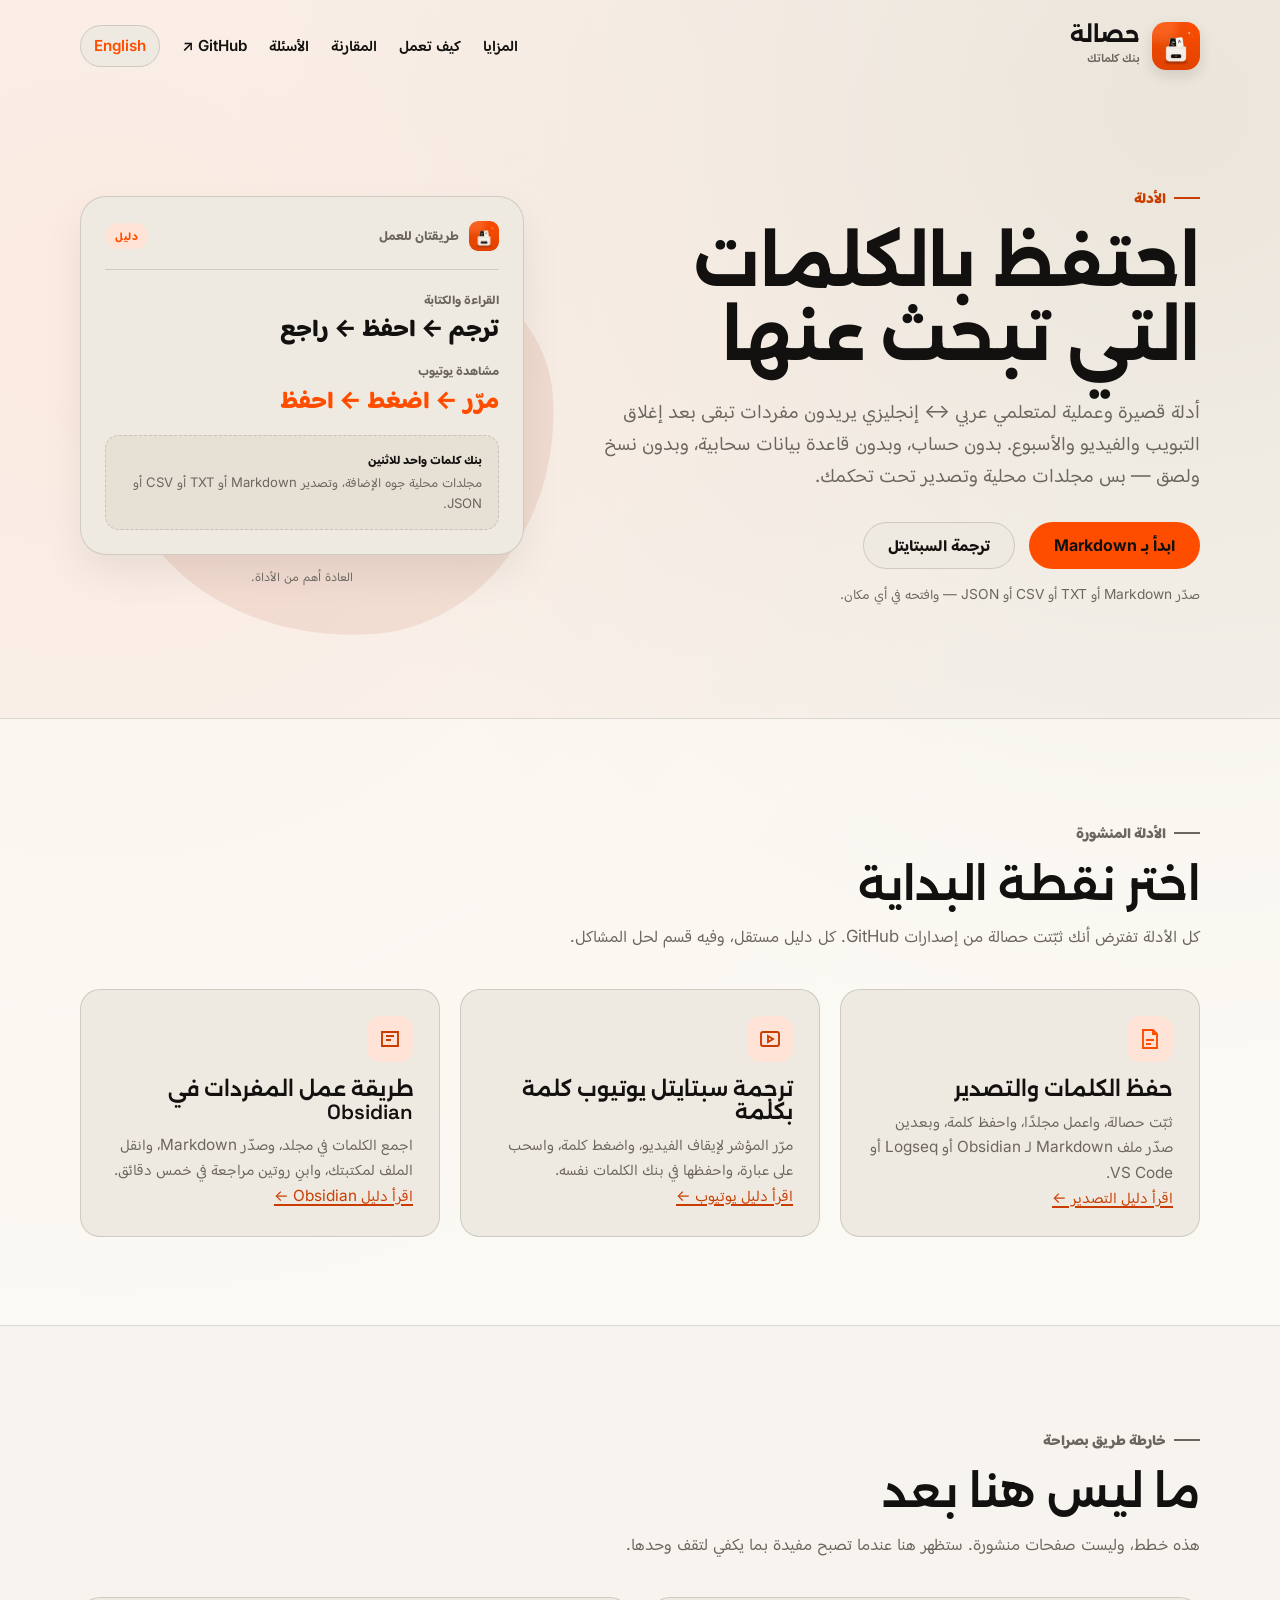
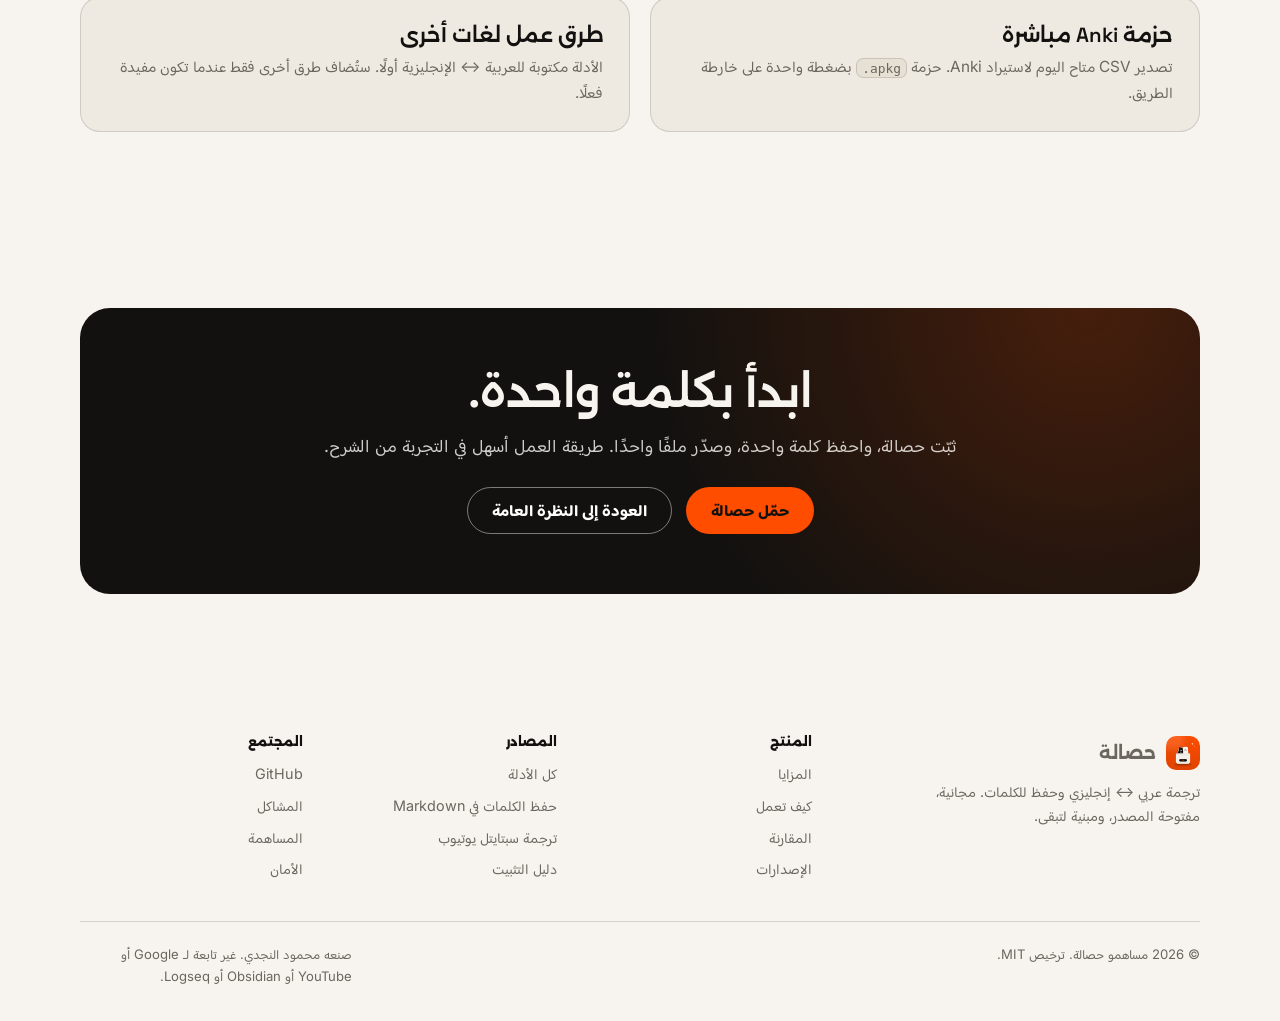
<file: site/ar/guides/index.html>
<!doctype html>
<html lang="ar" dir="rtl">
<head>
  <meta charset="utf-8">
  <meta name="google-site-verification" content="BxGIGgYgIAEDpfUP1RiTUpCBy_e0Reas2aukQHyE3bI">
  <meta name="viewport" content="width=device-width, initial-scale=1">
  <title>الأدلة — طرق عمل للمفردات عربي ↔ إنجليزي | حصالة</title>
  <meta name="description" content="أدلة عملية لمتعلمي عربي ↔ إنجليزي: احفظ الكلمات في بنك كلمات محلي بمجلدات، وصدّرها Markdown، وترجم سبتايتل يوتيوب كلمة بكلمة باستخدام حصالة.">
  <link rel="canonical" href="https://hassala.nagdista.com/ar/guides/">
  <link rel="alternate" hreflang="en" href="https://hassala.nagdista.com/guides/">
  <link rel="alternate" hreflang="ar" href="https://hassala.nagdista.com/ar/guides/">
  <link rel="alternate" hreflang="x-default" href="https://hassala.nagdista.com/guides/">
  <meta name="theme-color" content="#ff4d00">
  <meta name="robots" content="index, follow, max-image-preview:large">
  <meta name="author" content="Mahmoud Elnagdy">
  <link rel="author" href="https://nagdista.com/">

  <meta property="og:type" content="website">
  <meta property="og:site_name" content="حصالة — Hassala">
  <meta property="og:title" content="أدلة حصالة — طرق عمل للمفردات عربي ↔ إنجليزي">
  <meta property="og:description" content="أدلة خطوة بخطوة للاحتفاظ بالكلمات التي تترجمها في مجلدات محلية، ثم تصديرها وقت ما تحب.">
  <meta property="og:url" content="https://hassala.nagdista.com/ar/guides/">
  <meta property="og:image" content="https://hassala.nagdista.com/assets/social-preview-ar.png">
  <meta property="og:image:width" content="1280">
  <meta property="og:image:height" content="640">
  <meta property="og:image:alt" content="حصالة — أدلة الاستخدام">
  <meta property="og:locale" content="ar_AR">
  <meta property="og:locale:alternate" content="en_US">
  <meta name="twitter:card" content="summary_large_image">
  <meta name="twitter:title" content="أدلة حصالة — طرق عمل للمفردات">
  <meta name="twitter:description" content="احفظ الكلمات في مجلدات محلية وصدّرها Markdown، أو ترجم سبتايتل يوتيوب كلمة بكلمة.">
  <meta name="twitter:image" content="https://hassala.nagdista.com/assets/social-preview-ar.png">

  <link rel="icon" type="image/png" href="../../assets/icon128.png">
  <link rel="apple-touch-icon" href="../../assets/icon192.png">
  <link rel="manifest" href="../../site.webmanifest">
  <link rel="preload" href="../../assets/fonts/BalooBhaijaan2-Variable.woff2" as="font" type="font/woff2" crossorigin>
  <link rel="stylesheet" href="../../assets/style.css">

  <script type="application/ld+json">
  {
    "@context": "https://schema.org",
    "@graph": [
      {
        "@type": "Person",
        "@id": "https://nagdista.com/#person",
        "name": "Mahmoud Elnagdy",
        "alternateName": ["Mahmoud Alnagdy", "محمود النجدي", "Nagdista"],
        "jobTitle": "Full-Stack Developer",
        "url": "https://nagdista.com/",
        "email": "mailto:nagdista@gmail.com",
        "knowsLanguage": ["ar", "en"],
        "sameAs": [
          "https://github.com/nagdista-dev",
          "https://x.com/nagdista",
          "https://www.linkedin.com/in/nagdista"
        ]
      },
      {
        "@type": "CollectionPage",
        "@id": "https://hassala.nagdista.com/ar/guides/#page",
        "author": { "@id": "https://nagdista.com/#person" },
        "url": "https://hassala.nagdista.com/ar/guides/",
        "name": "أدلة حصالة — طرق عمل للمفردات عربي ↔ إنجليزي",
        "description": "أدلة عملية لحفظ الكلمات العربية والإنجليزية المترجمة في بنك كلمات محلي بمجلدات وتصديرها Markdown، وترجمة سبتايتل يوتيوب كلمة بكلمة.",
        "inLanguage": "ar",
        "isPartOf": { "@id": "https://hassala.nagdista.com/#website" },
        "about": { "@id": "https://hassala.nagdista.com/#app" },
        "hasPart": [
          {
            "@type": "Article",
            "name": "كيف تحفظ الكلمات المترجمة في Markdown",
            "url": "https://hassala.nagdista.com/ar/guides/save-words-to-markdown/"
          },
          {
            "@type": "Article",
            "name": "كيف تترجم سبتايتل يوتيوب كلمة بكلمة",
            "url": "https://hassala.nagdista.com/ar/guides/translate-youtube-subtitles/"
          },
          {
            "@type": "Article",
            "name": "طريقة عمل للمفردات في Obsidian لمتعلمي العربية",
            "url": "https://hassala.nagdista.com/ar/guides/obsidian-vocabulary-workflow/"
          }
        ]
      },
      {
        "@type": "BreadcrumbList",
        "itemListElement": [
          {
            "@type": "ListItem",
            "position": 1,
            "name": "حصالة",
            "item": "https://hassala.nagdista.com/ar/"
          },
          {
            "@type": "ListItem",
            "position": 2,
            "name": "الأدلة",
            "item": "https://hassala.nagdista.com/ar/guides/"
          }
        ]
      }
    ]
  }
  </script>
</head>
<body>
  <a class="skip-link" href="#main">انتقل إلى المحتوى</a>

  <header class="site-header">
    <div class="wrap">
      <a class="brand" href="../" aria-label="حصالة — الصفحة الرئيسية">
        <img src="../../assets/icon128.png" width="48" height="48" alt="">
        <span class="brand-text">
          <strong>حصالة</strong>
          <span class="brand-sub">بنك كلماتك</span>
        </span>
      </a>
      <nav class="site-nav" aria-label="التنقل الرئيسي">
        <a href="../#features">المزايا</a>
        <a href="../#how-it-works">كيف تعمل</a>
        <a href="../compare/">المقارنة</a>
        <a href="../#faq">الأسئلة</a>
        <a href="https://github.com/nagdista-dev/hassala" rel="noopener">GitHub ↗</a>
        <a class="lang-switch" href="../../guides/" lang="en" hreflang="en">English</a>
      </nav>
    </div>
  </header>

  <main id="main">
    <section class="hero wrap" aria-labelledby="hero-title">
      <div>
        <p class="eyebrow">الأدلة</p>
        <h1 id="hero-title">احتفظ بالكلمات التي تبحث عنها</h1>
        <p class="lead">
          أدلة قصيرة وعملية لمتعلمي عربي ↔ إنجليزي يريدون مفردات تبقى بعد
          إغلاق التبويب والفيديو والأسبوع. بدون حساب، وبدون قاعدة بيانات سحابية،
          وبدون نسخ ولصق — بس مجلدات محلية وتصدير تحت تحكمك.
        </p>
        <div class="hero-actions">
          <a class="button" href="save-words-to-markdown/">ابدأ بـ Markdown</a>
          <a class="button secondary" href="translate-youtube-subtitles/">ترجمة السبتايتل</a>
        </div>
        <p class="hero-note">صدّر Markdown أو TXT أو CSV أو JSON — وافتحه في أي مكان.</p>
      </div>

      <div class="demo">
        <div class="demo-card">
          <div class="demo-head">
            <img src="../../assets/icon128.png" width="30" height="30" alt="">
            طريقتان للعمل
            <span class="demo-badge">دليل</span>
          </div>
          <p class="demo-label">القراءة والكتابة</p>
          <div class="demo-word" style="font-size: 1.5rem;">ترجم ← احفظ ← راجع</div>
          <p class="demo-label">مشاهدة يوتيوب</p>
          <div class="demo-translation" style="font-size: 1.5rem;">مرّر ← اضغط ← احفظ</div>
          <div class="demo-file">
            <strong>بنك كلمات واحد للاثنين</strong>
            مجلدات محلية جوه الإضافة، وتصدير Markdown أو TXT أو CSV أو JSON.
          </div>
        </div>
        <p class="demo-caption">العادة أهم من الأداة.</p>
      </div>
    </section>

    <section class="section tint" aria-labelledby="guides-title">
      <div class="wrap">
        <div class="section-head">
          <p class="eyebrow">الأدلة المنشورة</p>
          <h2 id="guides-title">اختر نقطة البداية</h2>
          <p>
            كل الأدلة تفترض أنك ثبّتت حصالة من إصدارات GitHub. كل دليل مستقل،
            وفيه قسم لحل المشاكل.
          </p>
        </div>

        <div class="grid grid-3">
          <article class="card">
            <span class="icon" aria-hidden="true">
              <svg viewBox="0 0 24 24" fill="none" stroke="currentColor" stroke-width="1.9"><path d="M5 3h10l4 4v14H5z"/><path d="M15 3v4h4"/><path d="M8 13h8M8 17h5"/></svg>
            </span>
            <h3>حفظ الكلمات والتصدير</h3>
            <p>
              ثبّت حصالة، واعمل مجلدًا، واحفظ كلمة، وبعدين صدّر ملف Markdown
              لـ Obsidian أو Logseq أو VS Code.
            </p>
            <p><a href="save-words-to-markdown/">اقرأ دليل التصدير ←</a></p>
          </article>

          <article class="card">
            <span class="icon rust" aria-hidden="true">
              <svg viewBox="0 0 24 24" fill="none" stroke="currentColor" stroke-width="1.9"><rect x="3" y="5" width="18" height="14" rx="2"/><path d="m10 9 5 3-5 3z"/></svg>
            </span>
            <h3>ترجمة سبتايتل يوتيوب كلمة بكلمة</h3>
            <p>
              مرّر المؤشر لإيقاف الفيديو، واضغط كلمة، واسحب على عبارة، واحفظها
              في بنك الكلمات نفسه.
            </p>
            <p><a href="translate-youtube-subtitles/">اقرأ دليل يوتيوب ←</a></p>
          </article>

          <article class="card">
            <span class="icon gold" aria-hidden="true">
              <svg viewBox="0 0 24 24" fill="none" stroke="currentColor" stroke-width="1.9"><path d="M4 5h16v14H4z"/><path d="M8 9h8M8 13h5"/></svg>
            </span>
            <h3>طريقة عمل المفردات في Obsidian</h3>
            <p>
              اجمع الكلمات في مجلد، وصدّر Markdown، وانقل الملف لمكتبتك، وابنِ
              روتين مراجعة في خمس دقائق.
            </p>
            <p><a href="obsidian-vocabulary-workflow/">اقرأ دليل Obsidian ←</a></p>
          </article>
        </div>
      </div>
    </section>

    <section class="section" aria-labelledby="next-title">
      <div class="wrap">
        <div class="section-head">
          <p class="eyebrow">خارطة طريق بصراحة</p>
          <h2 id="next-title">ما ليس هنا بعد</h2>
          <p>
            هذه خطط، وليست صفحات منشورة. ستظهر هنا عندما تصبح مفيدة بما يكفي
            لتقف وحدها.
          </p>
        </div>
        <div class="grid grid-2">
          <article class="card">
            <h3>حزمة Anki مباشرة</h3>
            <p>
              تصدير CSV متاح اليوم لاستيراد Anki. حزمة <code>.apkg</code>
              بضغطة واحدة على خارطة الطريق.
            </p>
          </article>
          <article class="card">
            <h3>طرق عمل لغات أخرى</h3>
            <p>
              الأدلة مكتوبة للعربية ↔ الإنجليزية أولًا. ستُضاف طرق أخرى فقط
              عندما تكون مفيدة فعلًا.
            </p>
          </article>
        </div>
      </div>
    </section>

    <section class="section">
      <div class="wrap">
        <div class="cta-band">
          <h2>ابدأ بكلمة واحدة.</h2>
          <p>
            ثبّت حصالة، واحفظ كلمة واحدة، وصدّر ملفًا واحدًا. طريقة العمل أسهل
            في التجربة من الشرح.
          </p>
          <div class="hero-actions">
            <a class="button" href="https://github.com/nagdista-dev/hassala/releases/latest" rel="noopener">
              حمّل حصالة
            </a>
            <a class="button ghost-light" href="../">العودة إلى النظرة العامة</a>
          </div>
        </div>
      </div>
    </section>
  </main>

  <footer class="site-footer">
    <div class="wrap">
      <div class="footer-grid">
        <div>
          <a class="footer-brand" href="../">
            <img src="../../assets/icon128.png" width="34" height="34" alt="">
            حصالة
          </a>
          <p>ترجمة عربي ↔ إنجليزي وحفظ للكلمات. مجانية، مفتوحة المصدر، ومبنية لتبقى.</p>
        </div>
        <div>
          <h2>المنتج</h2>
          <ul>
            <li><a href="../#features">المزايا</a></li>
            <li><a href="../#how-it-works">كيف تعمل</a></li>
            <li><a href="../compare/">المقارنة</a></li>
            <li><a href="https://github.com/nagdista-dev/hassala/releases" rel="noopener">الإصدارات</a></li>
          </ul>
        </div>
        <div>
          <h2>المصادر</h2>
          <ul>
            <li><a href="./" aria-current="page">كل الأدلة</a></li>
            <li><a href="save-words-to-markdown/">حفظ الكلمات في Markdown</a></li>
            <li><a href="translate-youtube-subtitles/">ترجمة سبتايتل يوتيوب</a></li>
            <li><a href="https://github.com/nagdista-dev/hassala/blob/main/docs/INSTALL.md" rel="noopener">دليل التثبيت</a></li>
          </ul>
        </div>
        <div>
          <h2>المجتمع</h2>
          <ul>
            <li><a href="https://github.com/nagdista-dev/hassala" rel="noopener">GitHub</a></li>
            <li><a href="https://github.com/nagdista-dev/hassala/issues" rel="noopener">المشاكل</a></li>
            <li><a href="https://github.com/nagdista-dev/hassala/blob/main/CONTRIBUTING.md" rel="noopener">المساهمة</a></li>
            <li><a href="https://github.com/nagdista-dev/hassala/security/policy" rel="noopener">الأمان</a></li>
          </ul>
        </div>
      </div>
      <div class="footer-bottom">
        <p>© 2026 مساهمو حصالة. ترخيص MIT.</p>
        <p>صنعه <a href="https://nagdista.com/ar/">محمود النجدي</a>. غير تابعة لـ Google أو YouTube أو Obsidian أو Logseq.</p>
      </div>
    </div>
  </footer>
</body>
</html>
</file>
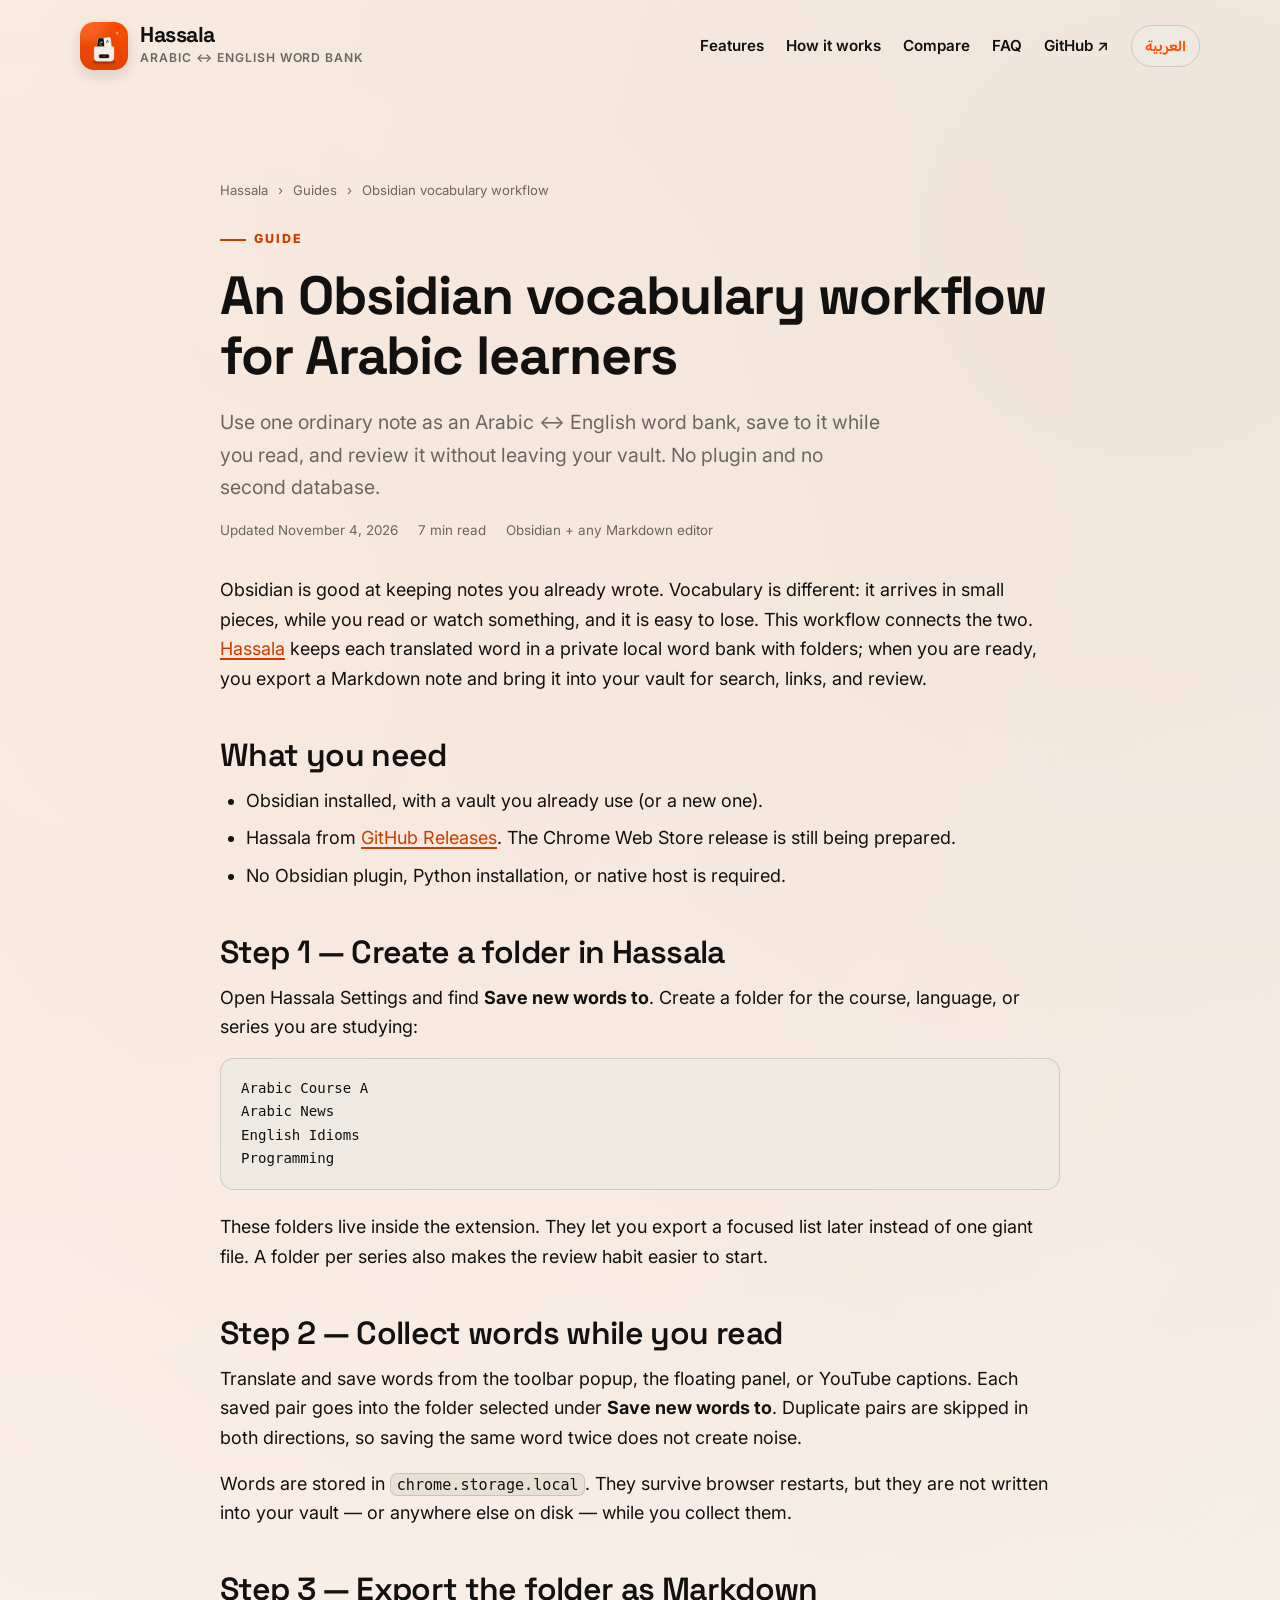
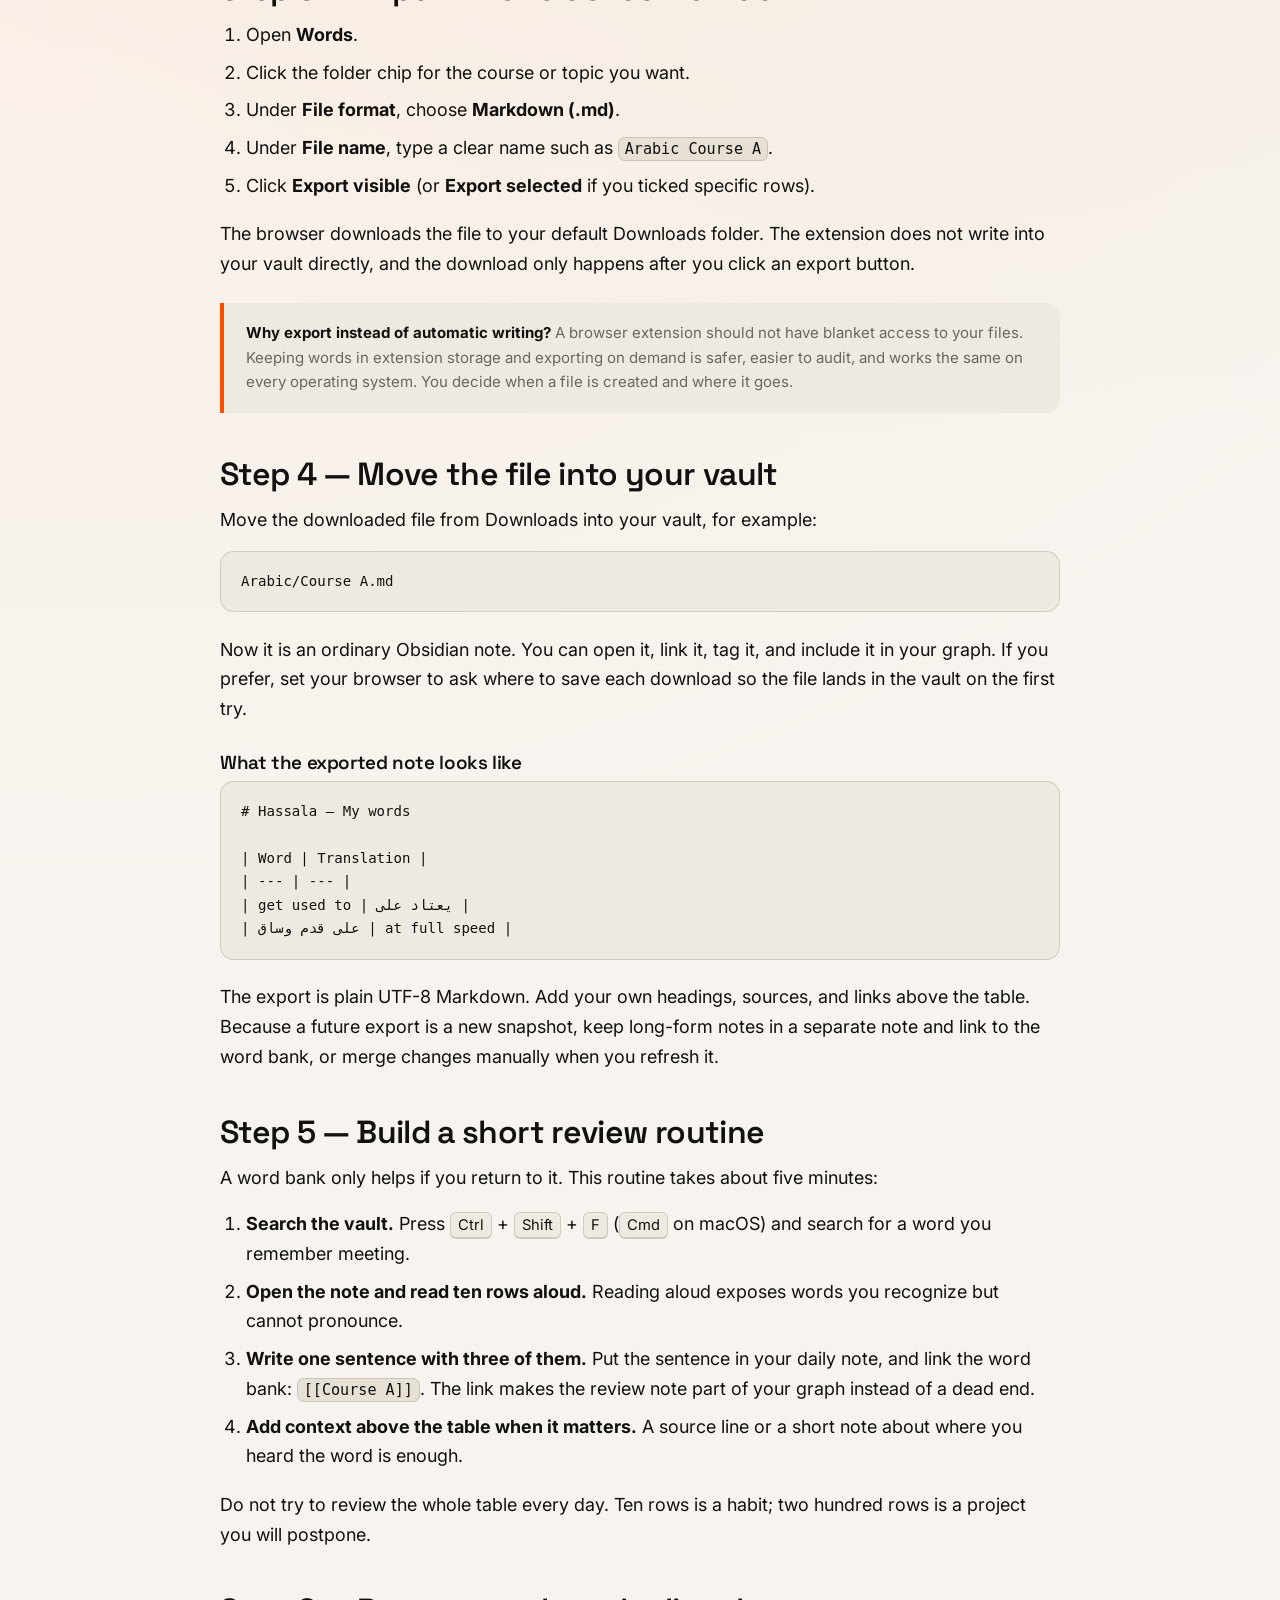
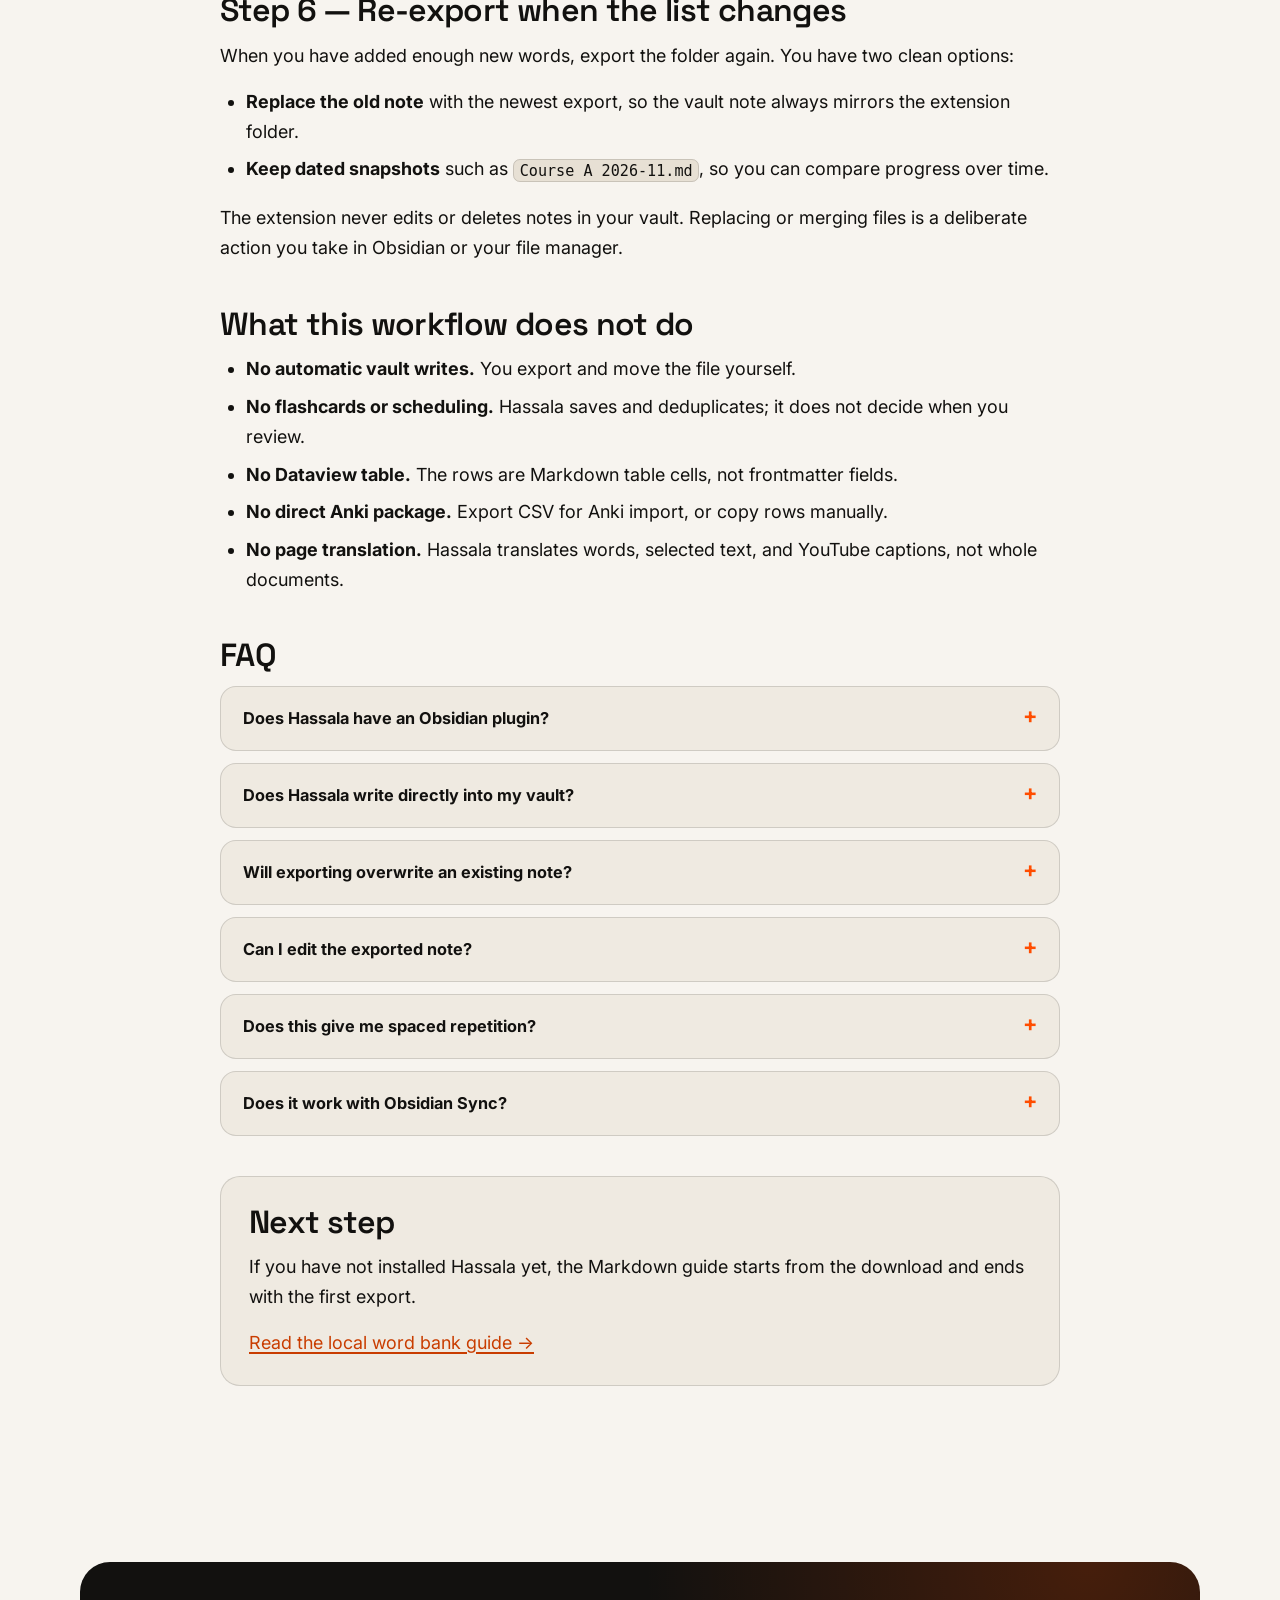
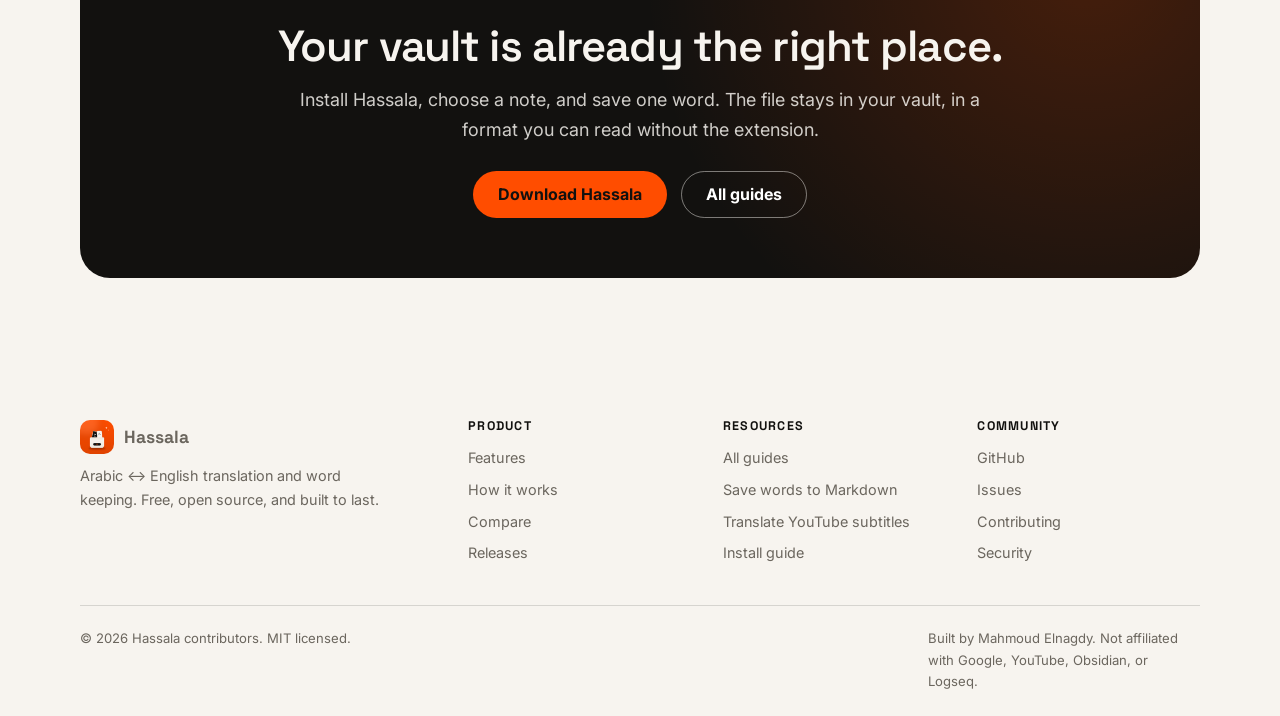
<file: site/guides/obsidian-vocabulary-workflow/index.html>
<!doctype html>
<html lang="en">
<head>
  <meta charset="utf-8">
  <meta name="google-site-verification" content="BxGIGgYgIAEDpfUP1RiTUpCBy_e0Reas2aukQHyE3bI">
  <meta name="viewport" content="width=device-width, initial-scale=1">
  <title>Obsidian Vocabulary Workflow for Arabic Learners</title>
  <meta name="description" content="A practical Obsidian workflow for Arabic ↔ English vocabulary: collect words in Hassala, export Markdown, move the file into your vault, and review in context.">
  <link rel="canonical" href="https://hassala.nagdista.com/guides/obsidian-vocabulary-workflow/">
  <link rel="alternate" hreflang="en" href="https://hassala.nagdista.com/guides/obsidian-vocabulary-workflow/">
  <link rel="alternate" hreflang="ar" href="https://hassala.nagdista.com/ar/guides/obsidian-vocabulary-workflow/">
  <link rel="alternate" hreflang="x-default" href="https://hassala.nagdista.com/guides/obsidian-vocabulary-workflow/">
  <meta name="theme-color" content="#ff4d00">
  <meta name="robots" content="index, follow, max-image-preview:large">
  <meta name="author" content="Mahmoud Elnagdy">
  <link rel="author" href="https://nagdista.com/">

  <meta property="og:type" content="article">
  <meta property="og:site_name" content="Hassala">
  <meta property="og:title" content="Obsidian Vocabulary Workflow for Arabic Learners">
  <meta property="og:description" content="Collect Arabic ↔ English words in a private local word bank, export Markdown, and review it in your vault.">
  <meta property="og:url" content="https://hassala.nagdista.com/guides/obsidian-vocabulary-workflow/">
  <meta property="og:image" content="https://hassala.nagdista.com/assets/social-preview-en.png">
  <meta property="og:image:width" content="1280">
  <meta property="og:image:height" content="640">
  <meta property="og:locale" content="en_US">
  <meta property="og:locale:alternate" content="ar_AR">
  <meta property="article:published_time" content="2026-11-03">
  <meta property="article:modified_time" content="2026-11-04">
  <meta name="twitter:card" content="summary_large_image">
  <meta name="twitter:title" content="Obsidian Vocabulary Workflow for Arabic Learners">
  <meta name="twitter:description" content="A word bank that lives in your vault, not in another app.">
  <meta name="twitter:image" content="https://hassala.nagdista.com/assets/social-preview-en.png">

  <link rel="icon" type="image/png" href="../../assets/icon128.png">
  <link rel="apple-touch-icon" href="../../assets/icon192.png">
  <link rel="manifest" href="../../site.webmanifest">
  <link rel="preload" href="../../assets/fonts/BalooBhaijaan2-Variable.woff2" as="font" type="font/woff2" crossorigin>
  <link rel="stylesheet" href="../../assets/style.css">

  <script type="application/ld+json">
{
  "@context": "https://schema.org",
  "@graph": [
    {
      "@type": "Article",
      "@id": "https://hassala.nagdista.com/guides/obsidian-vocabulary-workflow/#article",
        "author": { "@id": "https://nagdista.com/#person" },
      "headline": "Obsidian Vocabulary Workflow for Arabic Learners",
      "description": "A practical Obsidian workflow for Arabic ↔ English vocabulary: collect words in Hassala's local word bank, export Markdown, move the file into your vault, and build a review routine.",
      "datePublished": "2026-11-03",
      "dateModified": "2026-11-04",
      "inLanguage": "en",
      "author": {
        "@type": "Organization",
        "name": "Hassala contributors",
        "url": "https://github.com/nagdista-dev/hassala"
      },
      "publisher": {
        "@type": "Organization",
        "name": "Hassala contributors",
        "url": "https://github.com/nagdista-dev/hassala"
      },
      "mainEntityOfPage": "https://hassala.nagdista.com/guides/obsidian-vocabulary-workflow/",
      "image": "https://hassala.nagdista.com/assets/social-preview-en.png",
      "about": {
        "@type": "SoftwareApplication",
        "name": "Hassala",
        "url": "https://hassala.nagdista.com/",
        "applicationCategory": "EducationalApplication",
        "operatingSystem": "Chrome, Brave, Edge, Chromium"
      }
    },
    {
      "@type": "HowTo",
      "@id": "https://hassala.nagdista.com/guides/obsidian-vocabulary-workflow/#howto",
      "name": "Set up an Obsidian vocabulary workflow for Arabic",
      "description": "Collect Arabic and English words in Hassala, export a Markdown file, move it into your vault, and build a short review routine.",
      "totalTime": "PT12M",
      "tool": [
        {
          "@type": "HowToTool",
          "name": "Obsidian"
        },
        {
          "@type": "HowToTool",
          "name": "Hassala"
        }
      ],
      "step": [
        {
          "@type": "HowToStep",
          "position": 1,
          "name": "Create a folder in Hassala",
          "text": "Open Settings and create a folder for the course, language, or series you are studying, such as Arabic Course A.",
          "url": "https://hassala.nagdista.com/guides/obsidian-vocabulary-workflow/#step-1"
        },
        {
          "@type": "HowToStep",
          "position": 2,
          "name": "Collect words while you read",
          "text": "Translate and save words from the popup, the floating panel, or YouTube captions. Each word goes into the selected folder inside the extension.",
          "url": "https://hassala.nagdista.com/guides/obsidian-vocabulary-workflow/#step-2"
        },
        {
          "@type": "HowToStep",
          "position": 3,
          "name": "Export the folder as Markdown",
          "text": "Open Words, filter to the folder, choose Markdown, type a clear file name, and export.",
          "url": "https://hassala.nagdista.com/guides/obsidian-vocabulary-workflow/#step-3"
        },
        {
          "@type": "HowToStep",
          "position": 4,
          "name": "Move the file into your vault",
          "text": "Move the downloaded Markdown file from Downloads into your vault, for example Arabic/Course A.md. The extension never writes into the vault itself.",
          "url": "https://hassala.nagdista.com/guides/obsidian-vocabulary-workflow/#step-4"
        },
        {
          "@type": "HowToStep",
          "position": 5,
          "name": "Build a short review routine",
          "text": "Search the note for a word or tag, read ten rows aloud, and write one sentence with three saved words.",
          "url": "https://hassala.nagdista.com/guides/obsidian-vocabulary-workflow/#step-5"
        },
        {
          "@type": "HowToStep",
          "position": 6,
          "name": "Re-export when the list changes",
          "text": "Export the folder again and replace the old note, or keep dated exports as snapshots. You control what enters the vault.",
          "url": "https://hassala.nagdista.com/guides/obsidian-vocabulary-workflow/#step-6"
        }
      ]
    },
    {
      "@type": "BreadcrumbList",
      "itemListElement": [
        {
          "@type": "ListItem",
          "position": 1,
          "name": "Hassala",
          "item": "https://hassala.nagdista.com/"
        },
        {
          "@type": "ListItem",
          "position": 2,
          "name": "Obsidian vocabulary workflow",
          "item": "https://hassala.nagdista.com/guides/obsidian-vocabulary-workflow/"
        }
      ]
    },
    {
      "@type": "FAQPage",
      "@id": "https://hassala.nagdista.com/guides/obsidian-vocabulary-workflow/#faq",
      "mainEntity": [
        {
          "@type": "Question",
          "name": "Does Hassala have an Obsidian plugin?",
          "acceptedAnswer": {
            "@type": "Answer",
            "text": "No. Hassala exports a standard Markdown file. Obsidian reads that file like any other note, so no plugin or integration is required."
          }
        },
        {
          "@type": "Question",
          "name": "Does Hassala write directly into my vault?",
          "acceptedAnswer": {
            "@type": "Answer",
            "text": "No. Hassala stores words inside the extension and downloads an export only when you click Export. You move the downloaded file into your vault yourself."
          }
        },
        {
          "@type": "Question",
          "name": "Will exporting overwrite an existing note?",
          "acceptedAnswer": {
            "@type": "Answer",
            "text": "No. The browser saves a new download. If you want to update a note in your vault, replace it with the new export yourself or keep dated exports as snapshots."
          }
        },
        {
          "@type": "Question",
          "name": "Can I edit the exported note?",
          "acceptedAnswer": {
            "@type": "Answer",
            "text": "Yes. The exported file is ordinary Markdown that belongs to you. You can add headings, tags, links, and notes around the table. Remember that a future export is a new snapshot and will not include those edits unless you merge them."
          }
        },
        {
          "@type": "Question",
          "name": "Does this give me spaced repetition?",
          "acceptedAnswer": {
            "@type": "Answer",
            "text": "Not built in. Hassala saves and deduplicates words. For scheduled review, use an Obsidian plugin, Anki, or a manual routine. CSV export is available for Anki import."
          }
        },
        {
          "@type": "Question",
          "name": "Does it work with Obsidian Sync?",
          "acceptedAnswer": {
            "@type": "Answer",
            "text": "Yes, once the exported file is inside the vault. Obsidian Sync, Git, or any file sync tool can carry it. Hassala does not sync anything itself."
          }
        }
      ]
    }
  ]
}
  </script>
</head>
<body>
  <a class="skip-link" href="#main">Skip to content</a>

  <header class="site-header">
    <div class="wrap">
      <a class="brand" href="../../" aria-label="Hassala home">
        <img src="../../assets/icon128.png" width="48" height="48" alt="">
        <span class="brand-text">
          <strong>Hassala</strong>
          <span class="brand-sub">Arabic ↔ English word bank</span>
        </span>
      </a>
      <nav class="site-nav" aria-label="Main navigation">
        <a href="../../#features">Features</a>
        <a href="../../#how-it-works">How it works</a>
        <a href="../../compare/">Compare</a>
        <a href="../../#faq">FAQ</a>
        <a href="https://github.com/nagdista-dev/hassala" rel="noopener">GitHub ↗</a>
        <a class="lang-switch" href="../../ar/guides/obsidian-vocabulary-workflow/" lang="ar" hreflang="ar">العربية</a>
      </nav>
    </div>
  </header>

  <main id="main">
    <section class="section wrap" aria-labelledby="article-title">
      <div class="breadcrumbs" aria-label="Breadcrumb">
        <a href="../../">Hassala</a>
        <span aria-hidden="true">›</span>
        <a href="../">Guides</a>
        <span aria-hidden="true">›</span>
        <span>Obsidian vocabulary workflow</span>
      </div>

      <div class="article-header">
        <p class="eyebrow">Guide</p>
        <h1 id="article-title">An Obsidian vocabulary workflow for Arabic learners</h1>
        <p class="lead">
          Use one ordinary note as an Arabic ↔ English word bank, save to it
          while you read, and review it without leaving your vault. No plugin and
          no second database.
        </p>
        <div class="article-meta">
          <span>Updated November 4, 2026</span>
          <span>7 min read</span>
          <span>Obsidian + any Markdown editor</span>
        </div>
      </div>

      <article class="article">
        <p>
          Obsidian is good at keeping notes you already wrote. Vocabulary is
          different: it arrives in small pieces, while you read or watch
          something, and it is easy to lose. This workflow connects the two.
          <a href="../../">Hassala</a> keeps each translated word in a private
          local word bank with folders; when you are ready, you export a Markdown
          note and bring it into your vault for search, links, and review.
        </p>

        <h2>What you need</h2>
        <ul>
          <li>Obsidian installed, with a vault you already use (or a new one).</li>
          <li>
            Hassala from
            <a href="https://github.com/nagdista-dev/hassala/releases/latest" rel="noopener">GitHub Releases</a>.
            The Chrome Web Store release is still being prepared.
          </li>
          <li>No Obsidian plugin, Python installation, or native host is required.</li>
        </ul>

        <h2 id="step-1">Step 1 — Create a folder in Hassala</h2>
        <p>
          Open Hassala Settings and find <strong>Save new words to</strong>. Create
          a folder for the course, language, or series you are studying:
        </p>
        <pre><code>Arabic Course A
Arabic News
English Idioms
Programming</code></pre>
        <p>
          These folders live inside the extension. They let you export a focused
          list later instead of one giant file. A folder per series also makes the
          review habit easier to start.
        </p>

        <h2 id="step-2">Step 2 — Collect words while you read</h2>
        <p>
          Translate and save words from the toolbar popup, the floating panel, or
          YouTube captions. Each saved pair goes into the folder selected under
          <strong>Save new words to</strong>. Duplicate pairs are skipped in both
          directions, so saving the same word twice does not create noise.
        </p>
        <p>
          Words are stored in <code>chrome.storage.local</code>. They survive
          browser restarts, but they are not written into your vault — or anywhere
          else on disk — while you collect them.
        </p>

        <h2 id="step-3">Step 3 — Export the folder as Markdown</h2>
        <ol>
          <li>Open <strong>Words</strong>.</li>
          <li>Click the folder chip for the course or topic you want.</li>
          <li>Under <strong>File format</strong>, choose <strong>Markdown (.md)</strong>.</li>
          <li>Under <strong>File name</strong>, type a clear name such as <code>Arabic Course A</code>.</li>
          <li>Click <strong>Export visible</strong> (or <strong>Export selected</strong> if you ticked specific rows).</li>
        </ol>
        <p>
          The browser downloads the file to your default Downloads folder. The
          extension does not write into your vault directly, and the download only
          happens after you click an export button.
        </p>

        <div class="note">
          <strong>Why export instead of automatic writing?</strong> A browser
          extension should not have blanket access to your files. Keeping words in
          extension storage and exporting on demand is safer, easier to audit, and
          works the same on every operating system. You decide when a file is
          created and where it goes.
        </div>

        <h2 id="step-4">Step 4 — Move the file into your vault</h2>
        <p>
          Move the downloaded file from Downloads into your vault, for example:
        </p>
        <pre><code>Arabic/Course A.md</code></pre>
        <p>
          Now it is an ordinary Obsidian note. You can open it, link it, tag it,
          and include it in your graph. If you prefer, set your browser to ask
          where to save each download so the file lands in the vault on the first
          try.
        </p>

        <h3>What the exported note looks like</h3>
        <pre><code># Hassala — My words

| Word | Translation |
| --- | --- |
| get used to | يعتاد على |
| على قدم وساق | at full speed |</code></pre>
        <p>
          The export is plain UTF-8 Markdown. Add your own headings, sources, and
          links above the table. Because a future export is a new snapshot, keep
          long-form notes in a separate note and link to the word bank, or merge
          changes manually when you refresh it.
        </p>

        <h2 id="step-5">Step 5 — Build a short review routine</h2>
        <p>
          A word bank only helps if you return to it. This routine takes about
          five minutes:
        </p>
        <ol>
          <li>
            <strong>Search the vault.</strong> Press <kbd>Ctrl</kbd> +
            <kbd>Shift</kbd> + <kbd>F</kbd> (<kbd>Cmd</kbd> on macOS) and search
            for a word you remember meeting.
          </li>
          <li>
            <strong>Open the note and read ten rows aloud.</strong> Reading aloud
            exposes words you recognize but cannot pronounce.
          </li>
          <li>
            <strong>Write one sentence with three of them.</strong> Put the
            sentence in your daily note, and link the word bank:
            <code>[[Course A]]</code>. The link makes the review note part of your
            graph instead of a dead end.
          </li>
          <li>
            <strong>Add context above the table when it matters.</strong> A source
            line or a short note about where you heard the word is enough.
          </li>
        </ol>
        <p>
          Do not try to review the whole table every day. Ten rows is a habit; two
          hundred rows is a project you will postpone.
        </p>

        <h2 id="step-6">Step 6 — Re-export when the list changes</h2>
        <p>
          When you have added enough new words, export the folder again. You have
          two clean options:
        </p>
        <ul>
          <li><strong>Replace the old note</strong> with the newest export, so the vault note always mirrors the extension folder.</li>
          <li><strong>Keep dated snapshots</strong> such as <code>Course A 2026-11.md</code>, so you can compare progress over time.</li>
        </ul>
        <p>
          The extension never edits or deletes notes in your vault. Replacing or
          merging files is a deliberate action you take in Obsidian or your file
          manager.
        </p>

        <h2>What this workflow does not do</h2>
        <ul>
          <li><strong>No automatic vault writes.</strong> You export and move the file yourself.</li>
          <li><strong>No flashcards or scheduling.</strong> Hassala saves and deduplicates; it does not decide when you review.</li>
          <li><strong>No Dataview table.</strong> The rows are Markdown table cells, not frontmatter fields.</li>
          <li><strong>No direct Anki package.</strong> Export CSV for Anki import, or copy rows manually.</li>
          <li><strong>No page translation.</strong> Hassala translates words, selected text, and YouTube captions, not whole documents.</li>
        </ul>

        <h2>FAQ</h2>
        <div class="faq">
          <details class="faq-item">
            <summary>Does Hassala have an Obsidian plugin?</summary>
            <p>
              No. Hassala exports a standard Markdown file. Obsidian reads that
              file like any other note, so no plugin or integration is required.
            </p>
          </details>
          <details class="faq-item">
            <summary>Does Hassala write directly into my vault?</summary>
            <p>
              No. Hassala stores words inside the extension and downloads an
              export only when you click Export. You move the downloaded file into
              your vault yourself.
            </p>
          </details>
          <details class="faq-item">
            <summary>Will exporting overwrite an existing note?</summary>
            <p>
              No. The browser saves a new download. If you want to update a note
              in your vault, replace it with the new export yourself or keep dated
              exports as snapshots.
            </p>
          </details>
          <details class="faq-item">
            <summary>Can I edit the exported note?</summary>
            <p>
              Yes. The exported file is ordinary Markdown that belongs to you. You
              can add headings, tags, links, and notes around the table. Remember
              that a future export is a new snapshot and will not include those
              edits unless you merge them.
            </p>
          </details>
          <details class="faq-item">
            <summary>Does this give me spaced repetition?</summary>
            <p>
              Not built in. Hassala saves and deduplicates words. For scheduled
              review, use an Obsidian plugin, Anki, or a manual routine. CSV export
              is available for Anki import.
            </p>
          </details>
          <details class="faq-item">
            <summary>Does it work with Obsidian Sync?</summary>
            <p>
              Yes, once the exported file is inside the vault. Obsidian Sync, Git,
              or any file sync tool can carry it. Hassala does not sync anything
              itself.
            </p>
          </details>
        </div>

        <div class="next-step">
          <h2>Next step</h2>
          <p>
            If you have not installed Hassala yet, the Markdown guide starts from
            the download and ends with the first export.
          </p>
          <p><a href="../save-words-to-markdown/">Read the local word bank guide →</a></p>
        </div>
      </article>
    </section>

    <section class="section">
      <div class="wrap">
        <div class="cta-band">
          <h2>Your vault is already the right place.</h2>
          <p>
            Install Hassala, choose a note, and save one word. The file stays in
            your vault, in a format you can read without the extension.
          </p>
          <div class="hero-actions">
            <a class="button" href="https://github.com/nagdista-dev/hassala/releases/latest" rel="noopener">
              Download Hassala
            </a>
            <a class="button ghost-light" href="../">All guides</a>
          </div>
        </div>
      </div>
    </section>
  </main>

  <footer class="site-footer">
    <div class="wrap">
      <div class="footer-grid">
        <div>
          <a class="footer-brand" href="../../">
            <img src="../../assets/icon128.png" width="34" height="34" alt="">
            Hassala
          </a>
          <p>Arabic ↔ English translation and word keeping. Free, open source, and built to last.</p>
        </div>
        <div>
          <h2>Product</h2>
          <ul>
            <li><a href="../../#features">Features</a></li>
            <li><a href="../../#how-it-works">How it works</a></li>
            <li><a href="../../compare/">Compare</a></li>
            <li><a href="https://github.com/nagdista-dev/hassala/releases" rel="noopener">Releases</a></li>
          </ul>
        </div>
        <div>
          <h2>Resources</h2>
          <ul>
            <li><a href="../">All guides</a></li>
            <li><a href="../save-words-to-markdown/">Save words to Markdown</a></li>
            <li><a href="../translate-youtube-subtitles/">Translate YouTube subtitles</a></li>
            <li><a href="https://github.com/nagdista-dev/hassala/blob/main/docs/INSTALL.md" rel="noopener">Install guide</a></li>
          </ul>
        </div>
        <div>
          <h2>Community</h2>
          <ul>
            <li><a href="https://github.com/nagdista-dev/hassala" rel="noopener">GitHub</a></li>
            <li><a href="https://github.com/nagdista-dev/hassala/issues" rel="noopener">Issues</a></li>
            <li><a href="https://github.com/nagdista-dev/hassala/blob/main/CONTRIBUTING.md" rel="noopener">Contributing</a></li>
            <li><a href="https://github.com/nagdista-dev/hassala/security/policy" rel="noopener">Security</a></li>
          </ul>
        </div>
      </div>
      <div class="footer-bottom">
        <p>© 2026 Hassala contributors. MIT licensed.</p>
        <p>Built by <a href="https://nagdista.com/">Mahmoud Elnagdy</a>. Not affiliated with Google, YouTube, Obsidian, or Logseq.</p>
      </div>
    </div>
  </footer>
</body>
</html>
</file>
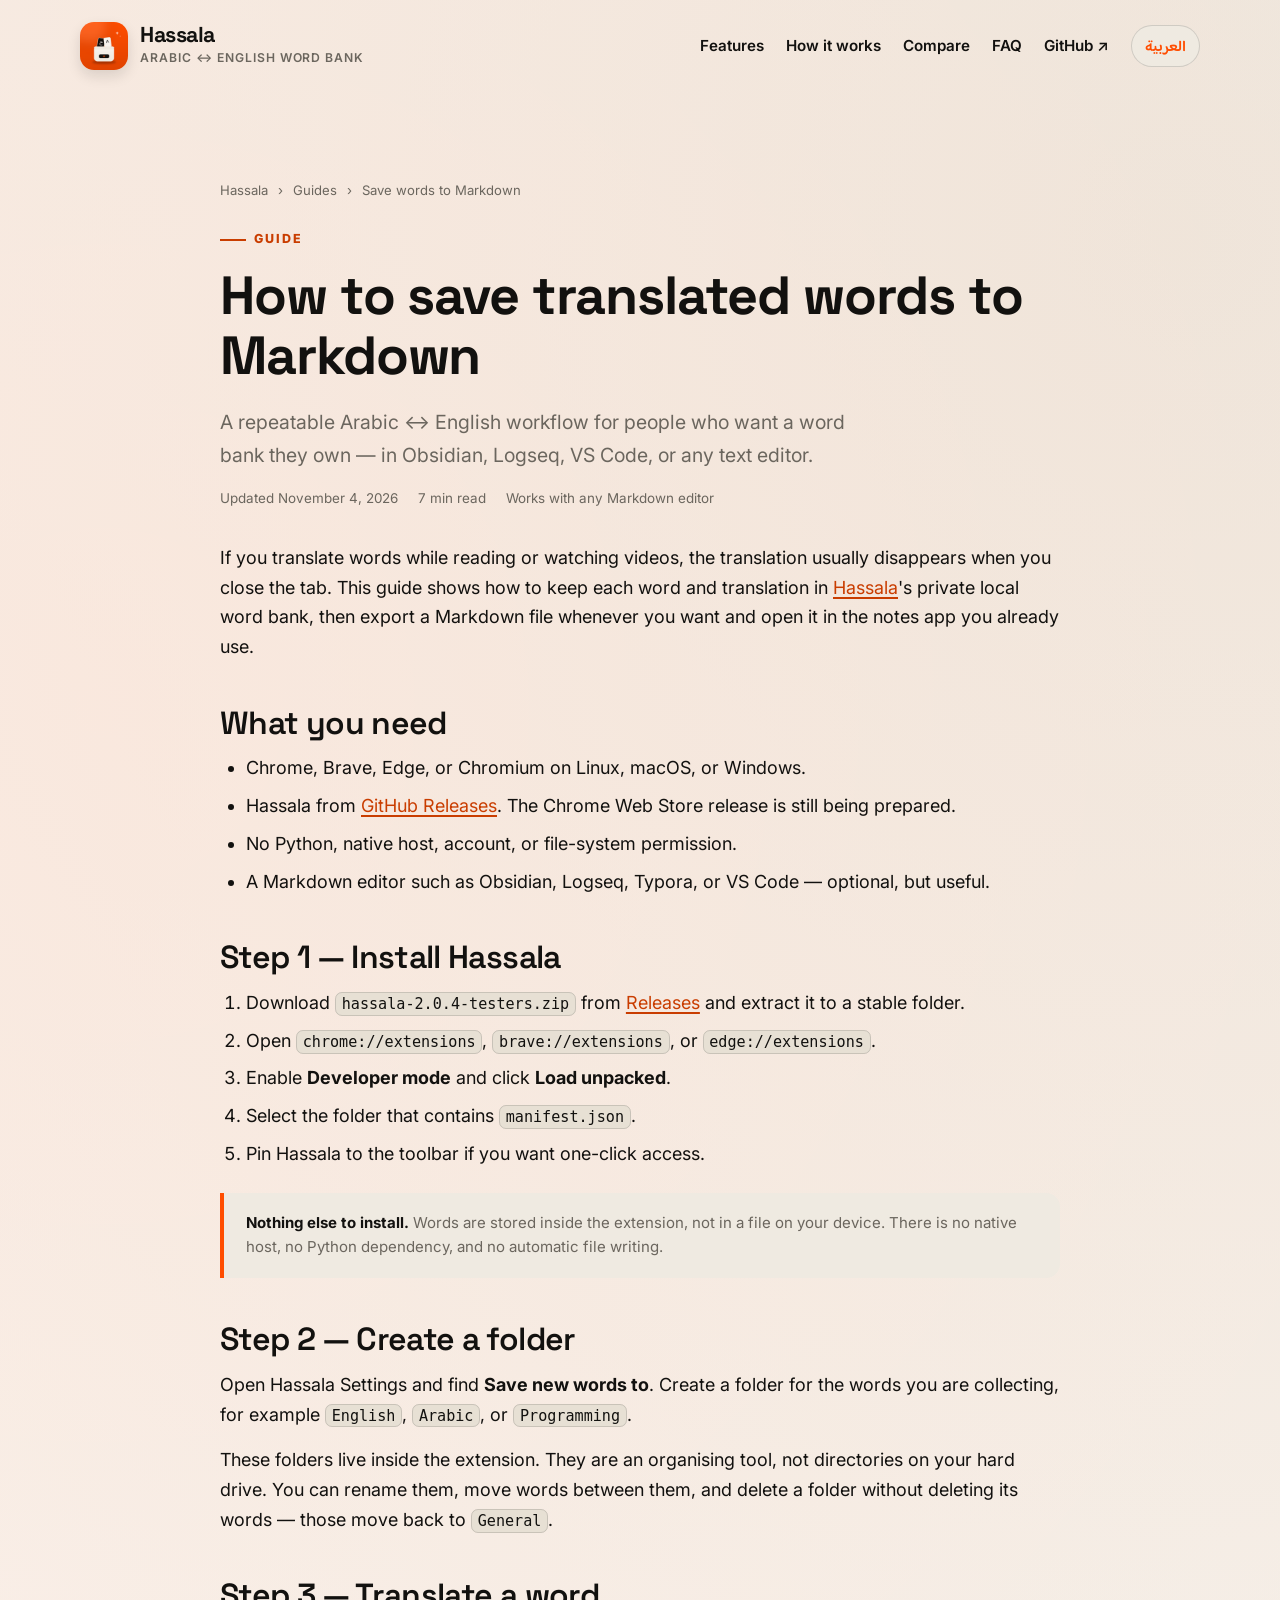
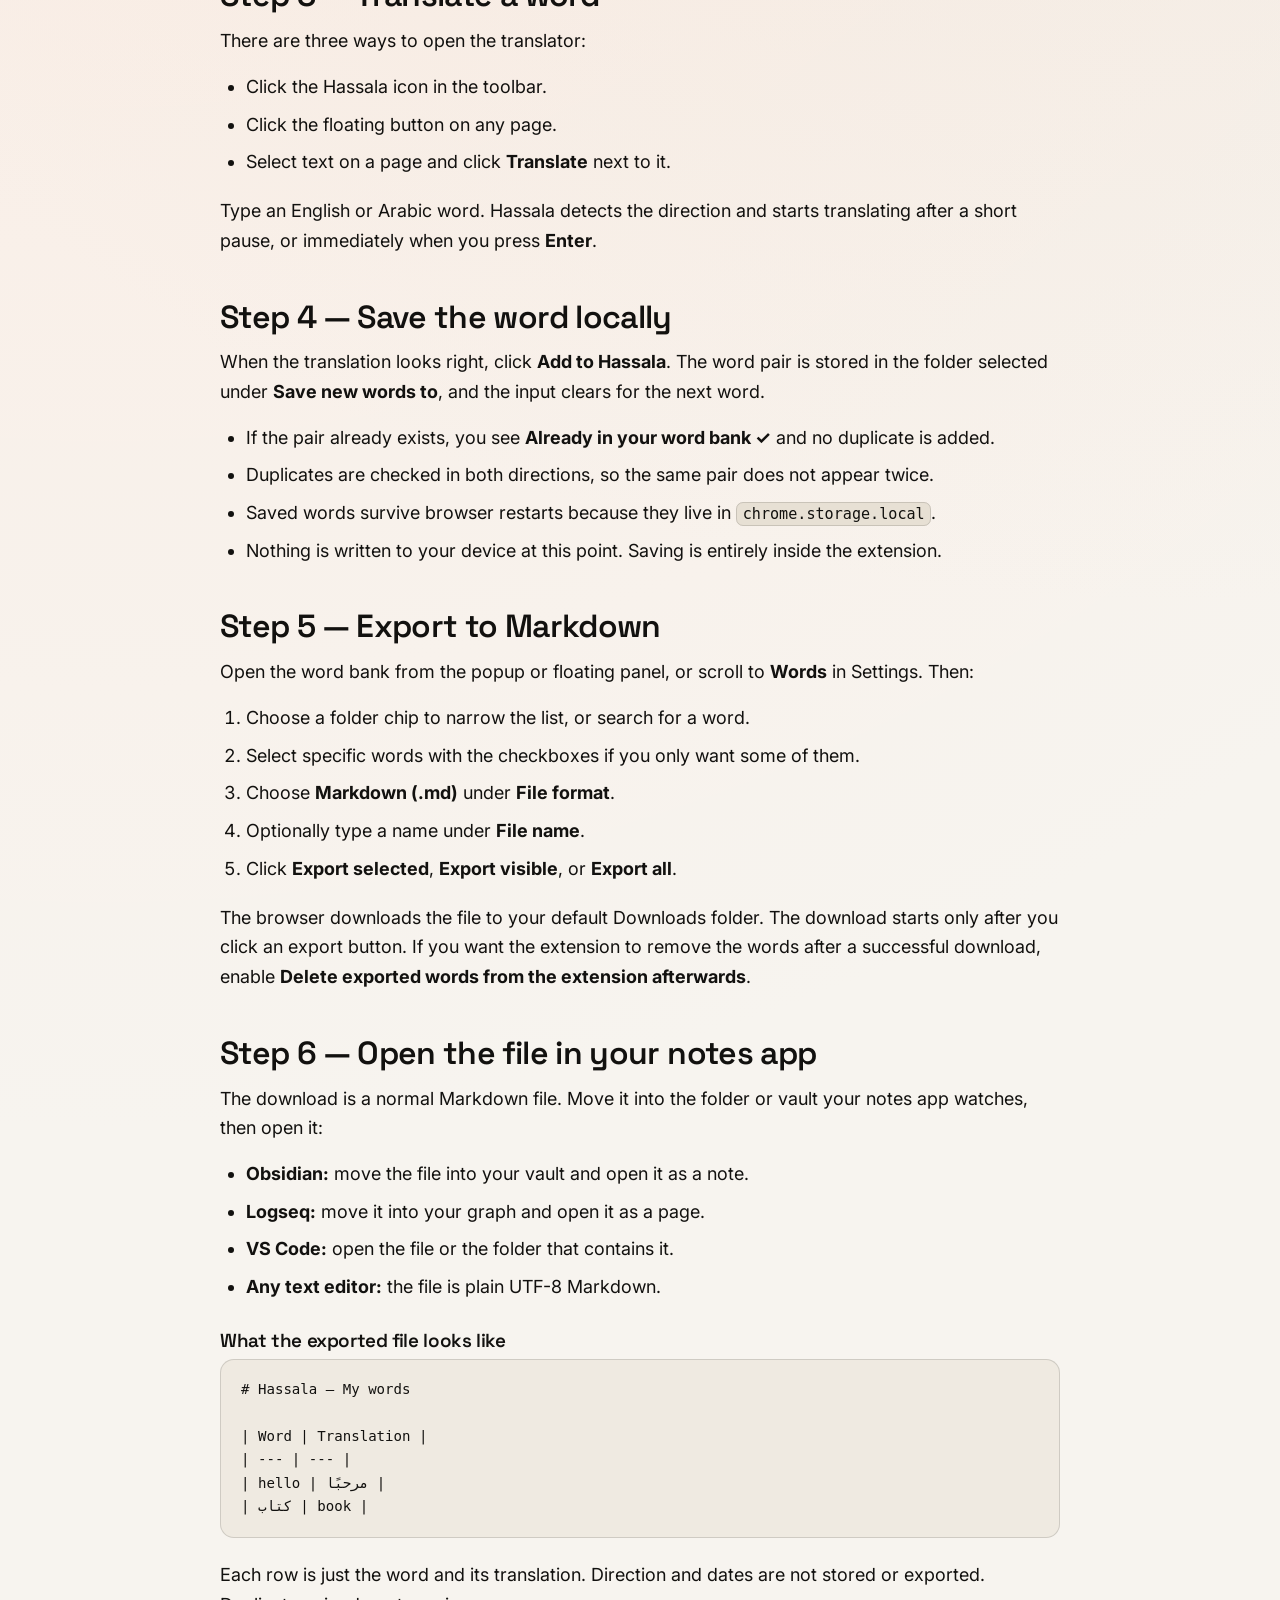
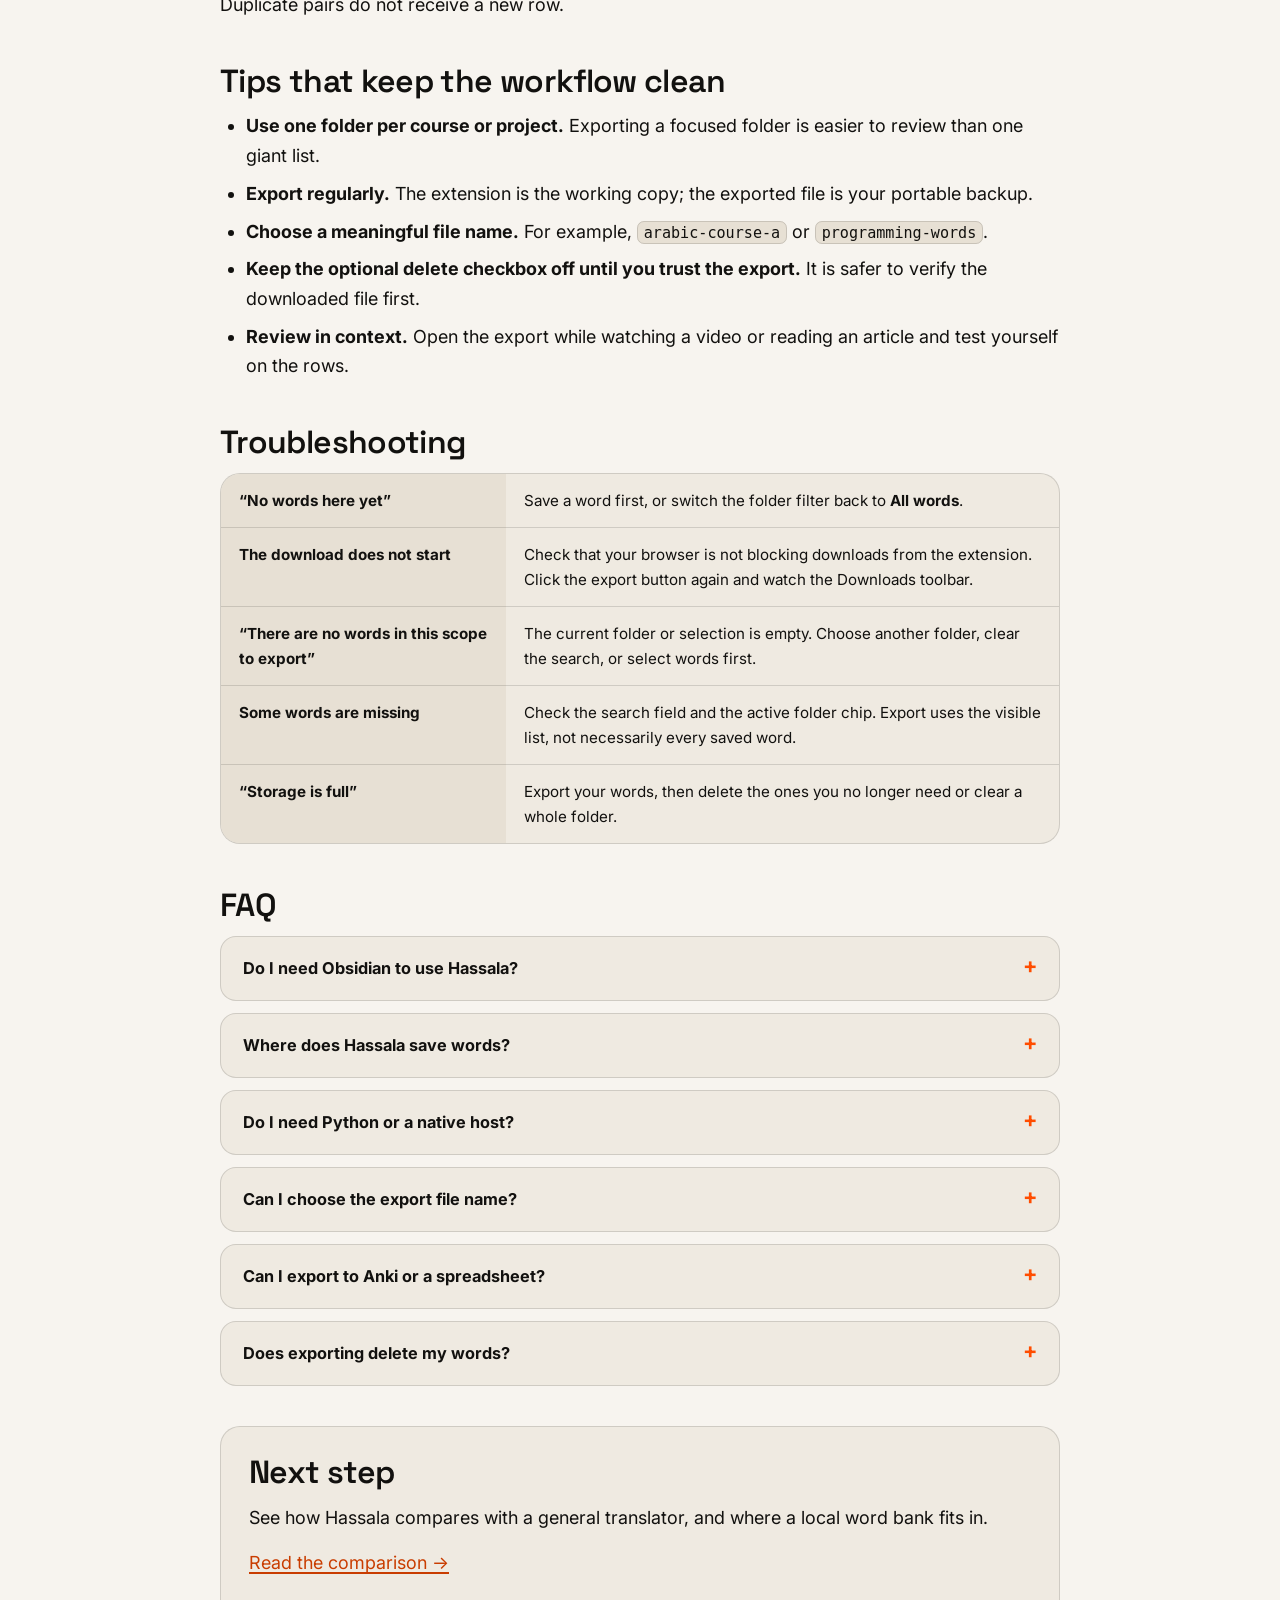
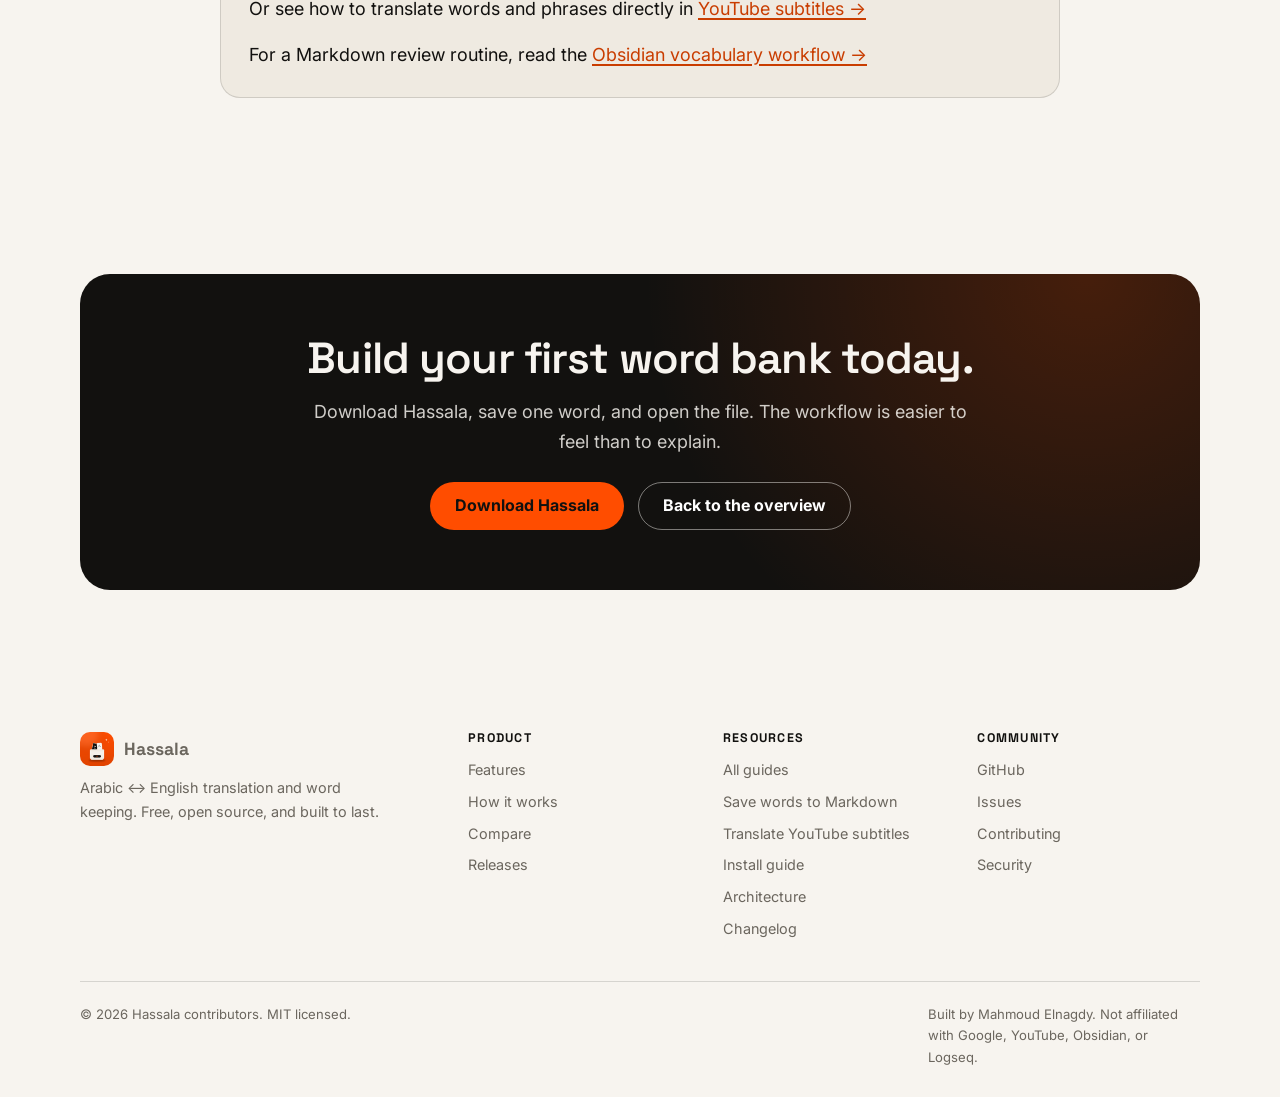
<file: site/guides/save-words-to-markdown/index.html>
<!doctype html>
<html lang="en">
<head>
  <meta charset="utf-8">
  <meta name="google-site-verification" content="BxGIGgYgIAEDpfUP1RiTUpCBy_e0Reas2aukQHyE3bI">
  <meta name="viewport" content="width=device-width, initial-scale=1">
  <title>How to Save Translated Words to Markdown (Arabic ↔ English)</title>
  <meta name="description" content="Translate Arabic ↔ English words, save them in a private local word bank, and export them to Markdown with Hassala. Works with Obsidian, Logseq, VS Code, and any text editor.">
  <link rel="canonical" href="https://hassala.nagdista.com/guides/save-words-to-markdown/">
  <link rel="alternate" hreflang="en" href="https://hassala.nagdista.com/guides/save-words-to-markdown/">
  <link rel="alternate" hreflang="ar" href="https://hassala.nagdista.com/ar/guides/save-words-to-markdown/">
  <link rel="alternate" hreflang="x-default" href="https://hassala.nagdista.com/guides/save-words-to-markdown/">
  <meta name="theme-color" content="#ff4d00">
  <meta name="robots" content="index, follow, max-image-preview:large">
  <meta name="author" content="Mahmoud Elnagdy">
  <link rel="author" href="https://nagdista.com/">

  <meta property="og:type" content="article">
  <meta property="og:site_name" content="Hassala">
  <meta property="og:title" content="How to Save Translated Words to Markdown">
  <meta property="og:description" content="A step-by-step Arabic ↔ English workflow: save words locally, then export Markdown for Obsidian, Logseq, VS Code, or any editor.">
  <meta property="og:url" content="https://hassala.nagdista.com/guides/save-words-to-markdown/">
  <meta property="og:image" content="https://hassala.nagdista.com/assets/social-preview-en.png">
  <meta property="og:image:width" content="1280">
  <meta property="og:image:height" content="640">
  <meta property="og:locale" content="en_US">
  <meta property="og:locale:alternate" content="ar_AR">
  <meta property="article:published_time" content="2026-11-03">
  <meta property="article:modified_time" content="2026-11-04">
  <meta name="twitter:card" content="summary_large_image">
  <meta name="twitter:title" content="How to Save Translated Words to Markdown">
  <meta name="twitter:description" content="Turn Arabic ↔ English lookups into a private word bank, then export Markdown whenever you want.">
  <meta name="twitter:image" content="https://hassala.nagdista.com/assets/social-preview-en.png">

  <link rel="icon" type="image/png" href="../../assets/icon128.png">
  <link rel="apple-touch-icon" href="../../assets/icon192.png">
  <link rel="manifest" href="../../site.webmanifest">
  <link rel="preload" href="../../assets/fonts/BalooBhaijaan2-Variable.woff2" as="font" type="font/woff2" crossorigin>
  <link rel="stylesheet" href="../../assets/style.css">

  <script type="application/ld+json">
{
  "@context": "https://schema.org",
  "@graph": [
    {
      "@type": "Article",
      "@id": "https://hassala.nagdista.com/guides/save-words-to-markdown/#article",
        "author": { "@id": "https://nagdista.com/#person" },
      "headline": "How to Save Translated Words to Markdown (Arabic ↔ English)",
      "description": "A step-by-step guide to translating Arabic and English words, saving them in a private local word bank, and exporting them to Markdown with Hassala.",
      "datePublished": "2026-11-03",
      "dateModified": "2026-11-04",
      "inLanguage": "en",
      "author": {
        "@type": "Organization",
        "name": "Hassala contributors",
        "url": "https://github.com/nagdista-dev/hassala"
      },
      "publisher": {
        "@type": "Organization",
        "name": "Hassala contributors",
        "url": "https://github.com/nagdista-dev/hassala"
      },
      "mainEntityOfPage": "https://hassala.nagdista.com/guides/save-words-to-markdown/",
      "image": "https://hassala.nagdista.com/assets/social-preview-en.png",
      "about": {
        "@type": "SoftwareApplication",
        "name": "Hassala",
        "url": "https://hassala.nagdista.com/",
        "applicationCategory": "EducationalApplication",
        "operatingSystem": "Chrome, Brave, Edge, Chromium"
      }
    },
    {
      "@type": "HowTo",
      "@id": "https://hassala.nagdista.com/guides/save-words-to-markdown/#howto",
      "name": "How to save translated words to Markdown",
      "description": "Install Hassala, save Arabic or English words in local folders, export them as a Markdown file, and open the file in your notes app.",
      "totalTime": "PT8M",
      "tool": [
        {
          "@type": "HowToTool",
          "name": "Hassala"
        },
        {
          "@type": "HowToTool",
          "name": "A Markdown editor (optional)"
        }
      ],
      "step": [
        {
          "@type": "HowToStep",
          "position": 1,
          "name": "Install Hassala",
          "text": "Download the latest package from GitHub Releases, extract it, and load the unpacked extension in Chrome, Brave, Edge, or Chromium. No native host or Python is required.",
          "url": "https://hassala.nagdista.com/guides/save-words-to-markdown/#step-1"
        },
        {
          "@type": "HowToStep",
          "position": 2,
          "name": "Create a folder",
          "text": "Open Settings and create a folder for the words you are collecting, such as English, Arabic, or Programming. Folders live inside the extension, not on your device.",
          "url": "https://hassala.nagdista.com/guides/save-words-to-markdown/#step-2"
        },
        {
          "@type": "HowToStep",
          "position": 3,
          "name": "Translate a word",
          "text": "Open the popup, the floating panel, or select text on a page. Type an Arabic or English word and wait for the automatic translation.",
          "url": "https://hassala.nagdista.com/guides/save-words-to-markdown/#step-3"
        },
        {
          "@type": "HowToStep",
          "position": 4,
          "name": "Save the word locally",
          "text": "Click Add to Hassala. The word and translation are stored in the selected folder inside chrome.storage.local, and duplicate pairs are skipped.",
          "url": "https://hassala.nagdista.com/guides/save-words-to-markdown/#step-4"
        },
        {
          "@type": "HowToStep",
          "position": 5,
          "name": "Export to Markdown",
          "text": "Open Words, choose Markdown, optionally type a file name, then export the selected, visible, or all words. The browser downloads the file only after this click.",
          "url": "https://hassala.nagdista.com/guides/save-words-to-markdown/#step-5"
        },
        {
          "@type": "HowToStep",
          "position": 6,
          "name": "Open the file in your notes app",
          "text": "Open the downloaded Markdown file in Obsidian, Logseq, VS Code, or any text editor. Move it into your vault or notes folder if you want to keep it there.",
          "url": "https://hassala.nagdista.com/guides/save-words-to-markdown/#step-6"
        }
      ]
    },
    {
      "@type": "BreadcrumbList",
      "itemListElement": [
        {
          "@type": "ListItem",
          "position": 1,
          "name": "Hassala",
          "item": "https://hassala.nagdista.com/"
        },
        {
          "@type": "ListItem",
          "position": 2,
          "name": "Save translated words to Markdown",
          "item": "https://hassala.nagdista.com/guides/save-words-to-markdown/"
        }
      ]
    },
    {
      "@type": "FAQPage",
      "@id": "https://hassala.nagdista.com/guides/save-words-to-markdown/#faq",
      "mainEntity": [
        {
          "@type": "Question",
          "name": "Do I need Obsidian to use Hassala?",
          "acceptedAnswer": {
            "@type": "Answer",
            "text": "No. Hassala exports standard Markdown. You can open the file in Obsidian, Logseq, Typora, VS Code, or any text editor. Obsidian is optional."
          }
        },
        {
          "@type": "Question",
          "name": "Where does Hassala save words?",
          "acceptedAnswer": {
            "@type": "Answer",
            "text": "Saved words live in chrome.storage.local inside the extension, organised into folders. Hassala does not write to your filesystem automatically. When you export, the browser downloads a copy to your Downloads folder."
          }
        },
        {
          "@type": "Question",
          "name": "Do I need Python or a native host?",
          "acceptedAnswer": {
            "@type": "Answer",
            "text": "No. Hassala stores words with the browser's extension storage and exports through a normal browser download. There is no native host, Python requirement, or file-system permission."
          }
        },
        {
          "@type": "Question",
          "name": "Can I choose the export file name?",
          "acceptedAnswer": {
            "@type": "Answer",
            "text": "Yes. Type a name in the File name field before exporting. Hassala adds the correct extension and falls back to a dated name if the field is left empty."
          }
        },
        {
          "@type": "Question",
          "name": "Can I export to Anki or a spreadsheet?",
          "acceptedAnswer": {
            "@type": "Answer",
            "text": "Yes. Export CSV for spreadsheets or Anki import, JSON for scripts and backups, or Markdown for notes. There is no direct .apkg export yet."
          }
        },
        {
          "@type": "Question",
          "name": "Does exporting delete my words?",
          "acceptedAnswer": {
            "@type": "Answer",
            "text": "Only if you enable Delete exported words from the extension afterwards. Otherwise the words remain in the extension and can be exported again."
          }
        }
      ]
    }
  ]
}
  </script>
</head>
<body>
  <a class="skip-link" href="#main">Skip to content</a>

  <header class="site-header">
    <div class="wrap">
      <a class="brand" href="../../" aria-label="Hassala home">
        <img src="../../assets/icon128.png" width="48" height="48" alt="">
        <span class="brand-text">
          <strong>Hassala</strong>
          <span class="brand-sub">Arabic ↔ English word bank</span>
        </span>
      </a>
      <nav class="site-nav" aria-label="Main navigation">
        <a href="../../#features">Features</a>
        <a href="../../#how-it-works">How it works</a>
        <a href="../../compare/">Compare</a>
        <a href="../../#faq">FAQ</a>
        <a href="https://github.com/nagdista-dev/hassala" rel="noopener">GitHub ↗</a>
        <a class="lang-switch" href="../../ar/guides/save-words-to-markdown/" lang="ar" hreflang="ar">العربية</a>
      </nav>
    </div>
  </header>

  <main id="main">
    <section class="section wrap" aria-labelledby="article-title">
      <div class="breadcrumbs" aria-label="Breadcrumb">
        <a href="../../">Hassala</a>
        <span aria-hidden="true">›</span>
        <a href="../">Guides</a>
        <span aria-hidden="true">›</span>
        <span>Save words to Markdown</span>
      </div>

      <div class="article-header">
        <p class="eyebrow">Guide</p>
        <h1 id="article-title">How to save translated words to Markdown</h1>
        <p class="lead">
          A repeatable Arabic ↔ English workflow for people who want a word bank
          they own — in Obsidian, Logseq, VS Code, or any text editor.
        </p>
        <div class="article-meta">
          <span>Updated November 4, 2026</span>
          <span>7 min read</span>
          <span>Works with any Markdown editor</span>
        </div>
      </div>

      <article class="article">
        <p>
          If you translate words while reading or watching videos, the
          translation usually disappears when you close the tab. This guide shows
          how to keep each word and translation in <a href="../../">Hassala</a>'s
          private local word bank, then export a Markdown file whenever you want
          and open it in the notes app you already use.
        </p>

        <h2>What you need</h2>
        <ul>
          <li>Chrome, Brave, Edge, or Chromium on Linux, macOS, or Windows.</li>
          <li>
            Hassala from
            <a href="https://github.com/nagdista-dev/hassala/releases/latest" rel="noopener">GitHub Releases</a>.
            The Chrome Web Store release is still being prepared.
          </li>
          <li>No Python, native host, account, or file-system permission.</li>
          <li>A Markdown editor such as Obsidian, Logseq, Typora, or VS Code — optional, but useful.</li>
        </ul>

        <h2 id="step-1">Step 1 — Install Hassala</h2>
        <ol>
          <li>
            Download <code>hassala-2.0.4-testers.zip</code> from
            <a href="https://github.com/nagdista-dev/hassala/releases/latest" rel="noopener">Releases</a>
            and extract it to a stable folder.
          </li>
          <li>Open <code>chrome://extensions</code>, <code>brave://extensions</code>, or <code>edge://extensions</code>.</li>
          <li>Enable <strong>Developer mode</strong> and click <strong>Load unpacked</strong>.</li>
          <li>Select the folder that contains <code>manifest.json</code>.</li>
          <li>Pin Hassala to the toolbar if you want one-click access.</li>
        </ol>

        <div class="note">
          <strong>Nothing else to install.</strong> Words are stored inside the
          extension, not in a file on your device. There is no native host, no
          Python dependency, and no automatic file writing.
        </div>

        <h2 id="step-2">Step 2 — Create a folder</h2>
        <p>
          Open Hassala Settings and find <strong>Save new words to</strong>. Create
          a folder for the words you are collecting, for example
          <code>English</code>, <code>Arabic</code>, or <code>Programming</code>.
        </p>
        <p>
          These folders live inside the extension. They are an organising tool,
          not directories on your hard drive. You can rename them, move words
          between them, and delete a folder without deleting its words — those
          move back to <code>General</code>.
        </p>

        <h2 id="step-3">Step 3 — Translate a word</h2>
        <p>There are three ways to open the translator:</p>
        <ul>
          <li>Click the Hassala icon in the toolbar.</li>
          <li>Click the floating button on any page.</li>
          <li>Select text on a page and click <strong>Translate</strong> next to it.</li>
        </ul>
        <p>
          Type an English or Arabic word. Hassala detects the direction and
          starts translating after a short pause, or immediately when you press
          <strong>Enter</strong>.
        </p>

        <h2 id="step-4">Step 4 — Save the word locally</h2>
        <p>
          When the translation looks right, click <strong>Add to Hassala</strong>.
          The word pair is stored in the folder selected under
          <strong>Save new words to</strong>, and the input clears for the next
          word.
        </p>
        <ul>
          <li>If the pair already exists, you see <strong>Already in your word bank ✓</strong> and no duplicate is added.</li>
          <li>Duplicates are checked in both directions, so the same pair does not appear twice.</li>
          <li>Saved words survive browser restarts because they live in <code>chrome.storage.local</code>.</li>
          <li>Nothing is written to your device at this point. Saving is entirely inside the extension.</li>
        </ul>

        <h2 id="step-5">Step 5 — Export to Markdown</h2>
        <p>
          Open the word bank from the popup or floating panel, or scroll to
          <strong>Words</strong> in Settings. Then:
        </p>
        <ol>
          <li>Choose a folder chip to narrow the list, or search for a word.</li>
          <li>Select specific words with the checkboxes if you only want some of them.</li>
          <li>Choose <strong>Markdown (.md)</strong> under <strong>File format</strong>.</li>
          <li>Optionally type a name under <strong>File name</strong>.</li>
          <li>Click <strong>Export selected</strong>, <strong>Export visible</strong>, or <strong>Export all</strong>.</li>
        </ol>
        <p>
          The browser downloads the file to your default Downloads folder. The
          download starts only after you click an export button. If you want the
          extension to remove the words after a successful download, enable
          <strong>Delete exported words from the extension afterwards</strong>.
        </p>

        <h2 id="step-6">Step 6 — Open the file in your notes app</h2>
        <p>
          The download is a normal Markdown file. Move it into the folder or vault
          your notes app watches, then open it:
        </p>
        <ul>
          <li><strong>Obsidian:</strong> move the file into your vault and open it as a note.</li>
          <li><strong>Logseq:</strong> move it into your graph and open it as a page.</li>
          <li><strong>VS Code:</strong> open the file or the folder that contains it.</li>
          <li><strong>Any text editor:</strong> the file is plain UTF-8 Markdown.</li>
        </ul>

        <h3>What the exported file looks like</h3>
        <pre><code># Hassala — My words

| Word | Translation |
| --- | --- |
| hello | مرحبًا |
| كتاب | book |</code></pre>
        <p>
          Each row is just the word and its translation. Direction and dates are
          not stored or exported. Duplicate pairs do not receive a new row.
        </p>

        <h2>Tips that keep the workflow clean</h2>
        <ul>
          <li><strong>Use one folder per course or project.</strong> Exporting a focused folder is easier to review than one giant list.</li>
          <li><strong>Export regularly.</strong> The extension is the working copy; the exported file is your portable backup.</li>
          <li><strong>Choose a meaningful file name.</strong> For example, <code>arabic-course-a</code> or <code>programming-words</code>.</li>
          <li><strong>Keep the optional delete checkbox off until you trust the export.</strong> It is safer to verify the downloaded file first.</li>
          <li><strong>Review in context.</strong> Open the export while watching a video or reading an article and test yourself on the rows.</li>
        </ul>

        <h2>Troubleshooting</h2>
        <table class="fact-table">
          <tbody>
            <tr><th scope="row">“No words here yet”</th><td>Save a word first, or switch the folder filter back to <strong>All words</strong>.</td></tr>
            <tr><th scope="row">The download does not start</th><td>Check that your browser is not blocking downloads from the extension. Click the export button again and watch the Downloads toolbar.</td></tr>
            <tr><th scope="row">“There are no words in this scope to export”</th><td>The current folder or selection is empty. Choose another folder, clear the search, or select words first.</td></tr>
            <tr><th scope="row">Some words are missing</th><td>Check the search field and the active folder chip. Export uses the visible list, not necessarily every saved word.</td></tr>
            <tr><th scope="row">“Storage is full”</th><td>Export your words, then delete the ones you no longer need or clear a whole folder.</td></tr>
          </tbody>
        </table>

        <h2>FAQ</h2>
        <div class="faq">
          <details class="faq-item">
            <summary>Do I need Obsidian to use Hassala?</summary>
            <p>
              No. Hassala exports standard Markdown. You can open it in Obsidian,
              Logseq, Typora, VS Code, or any text editor. Obsidian is optional.
            </p>
          </details>
          <details class="faq-item">
            <summary>Where does Hassala save words?</summary>
            <p>
              Saved words live in <code>chrome.storage.local</code> inside the
              extension, organised into folders. Hassala does not write to your
              filesystem automatically. When you export, the browser downloads a
              copy to your Downloads folder.
            </p>
          </details>
          <details class="faq-item">
            <summary>Do I need Python or a native host?</summary>
            <p>
              No. Hassala stores words with the browser's extension storage and
              exports through a normal browser download. There is no native host,
              Python requirement, or file-system permission.
            </p>
          </details>
          <details class="faq-item">
            <summary>Can I choose the export file name?</summary>
            <p>
              Yes. Type a name in the <strong>File name</strong> field before
              exporting. Hassala adds the correct extension and falls back to a
              dated name if the field is left empty.
            </p>
          </details>
          <details class="faq-item">
            <summary>Can I export to Anki or a spreadsheet?</summary>
            <p>
              Yes. Export CSV for spreadsheets or Anki import, JSON for scripts
              and backups, or Markdown for notes. There is no direct
              <code>.apkg</code> export yet.
            </p>
          </details>
          <details class="faq-item">
            <summary>Does exporting delete my words?</summary>
            <p>
              Only if you enable <strong>Delete exported words from the extension
              afterwards</strong>. Otherwise the words remain in the extension and
              can be exported again.
            </p>
          </details>
        </div>

        <div class="next-step">
          <h2>Next step</h2>
          <p>
            See how Hassala compares with a general translator, and where a local
            word bank fits in.
          </p>
          <p><a href="../../compare/">Read the comparison →</a></p>
          <p>
            Or see how to translate words and phrases directly in
            <a href="../translate-youtube-subtitles/">YouTube subtitles →</a>
          </p>
          <p>
            For a Markdown review routine, read the
            <a href="../obsidian-vocabulary-workflow/">Obsidian vocabulary workflow →</a>
          </p>
        </div>
      </article>
    </section>

    <section class="section">
      <div class="wrap">
        <div class="cta-band">
          <h2>Build your first word bank today.</h2>
          <p>
            Download Hassala, save one word, and open the file. The workflow is
            easier to feel than to explain.
          </p>
          <div class="hero-actions">
            <a class="button" href="https://github.com/nagdista-dev/hassala/releases/latest" rel="noopener">
              Download Hassala
            </a>
            <a class="button ghost-light" href="../../">Back to the overview</a>
          </div>
        </div>
      </div>
    </section>
  </main>

  <footer class="site-footer">
    <div class="wrap">
      <div class="footer-grid">
        <div>
          <a class="footer-brand" href="../../">
            <img src="../../assets/icon128.png" width="34" height="34" alt="">
            Hassala
          </a>
          <p>Arabic ↔ English translation and word keeping. Free, open source, and built to last.</p>
        </div>
        <div>
          <h2>Product</h2>
          <ul>
            <li><a href="../../#features">Features</a></li>
            <li><a href="../../#how-it-works">How it works</a></li>
            <li><a href="../../compare/">Compare</a></li>
            <li><a href="https://github.com/nagdista-dev/hassala/releases" rel="noopener">Releases</a></li>
          </ul>
        </div>
        <div>
          <h2>Resources</h2>
          <ul>
            <li><a href="../">All guides</a></li>
            <li><a href="./">Save words to Markdown</a></li>
            <li><a href="../translate-youtube-subtitles/">Translate YouTube subtitles</a></li>
            <li><a href="https://github.com/nagdista-dev/hassala/blob/main/docs/INSTALL.md" rel="noopener">Install guide</a></li>
            <li><a href="https://github.com/nagdista-dev/hassala/blob/main/docs/ARCHITECTURE.md" rel="noopener">Architecture</a></li>
            <li><a href="https://github.com/nagdista-dev/hassala/blob/main/CHANGELOG.md" rel="noopener">Changelog</a></li>
          </ul>
        </div>
        <div>
          <h2>Community</h2>
          <ul>
            <li><a href="https://github.com/nagdista-dev/hassala" rel="noopener">GitHub</a></li>
            <li><a href="https://github.com/nagdista-dev/hassala/issues" rel="noopener">Issues</a></li>
            <li><a href="https://github.com/nagdista-dev/hassala/blob/main/CONTRIBUTING.md" rel="noopener">Contributing</a></li>
            <li><a href="https://github.com/nagdista-dev/hassala/security/policy" rel="noopener">Security</a></li>
          </ul>
        </div>
      </div>
      <div class="footer-bottom">
        <p>© 2026 Hassala contributors. MIT licensed.</p>
        <p>Built by <a href="https://nagdista.com/">Mahmoud Elnagdy</a>. Not affiliated with Google, YouTube, Obsidian, or Logseq.</p>
      </div>
    </div>
  </footer>
</body>
</html>
</file>
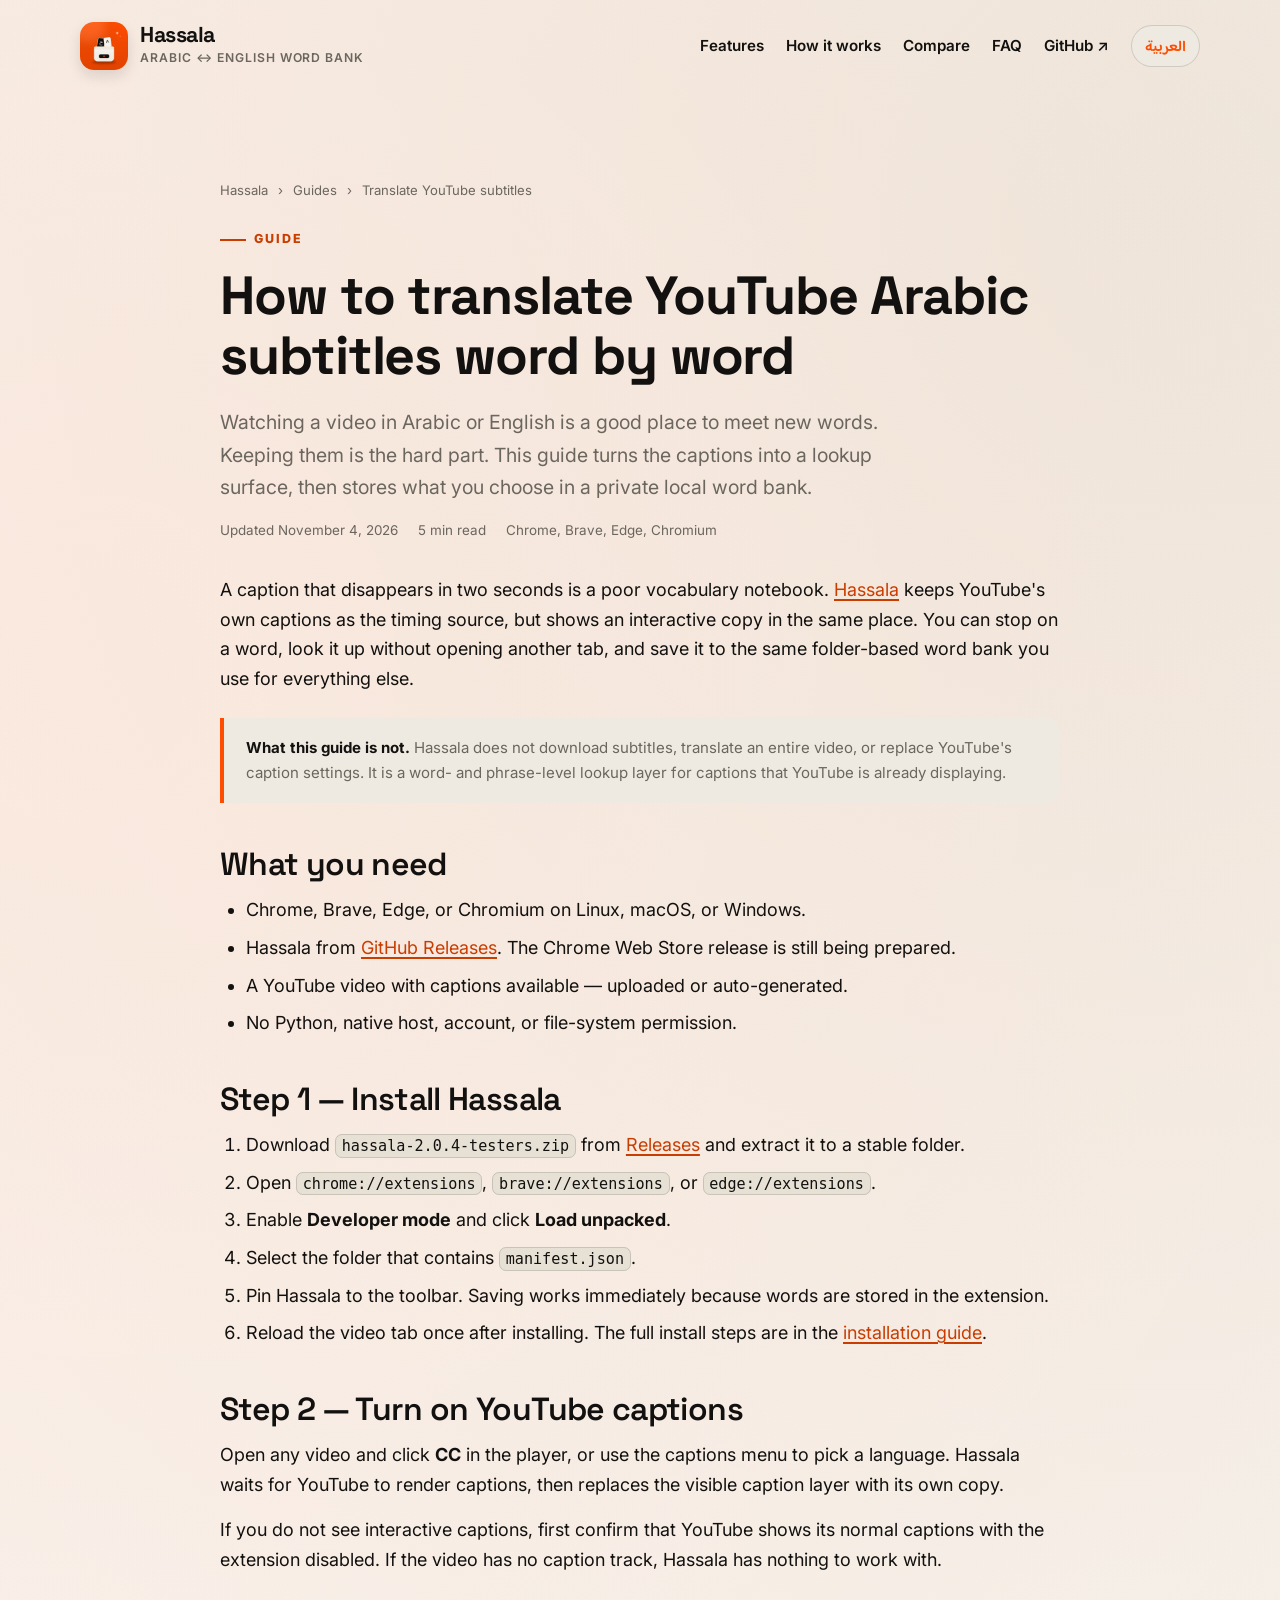
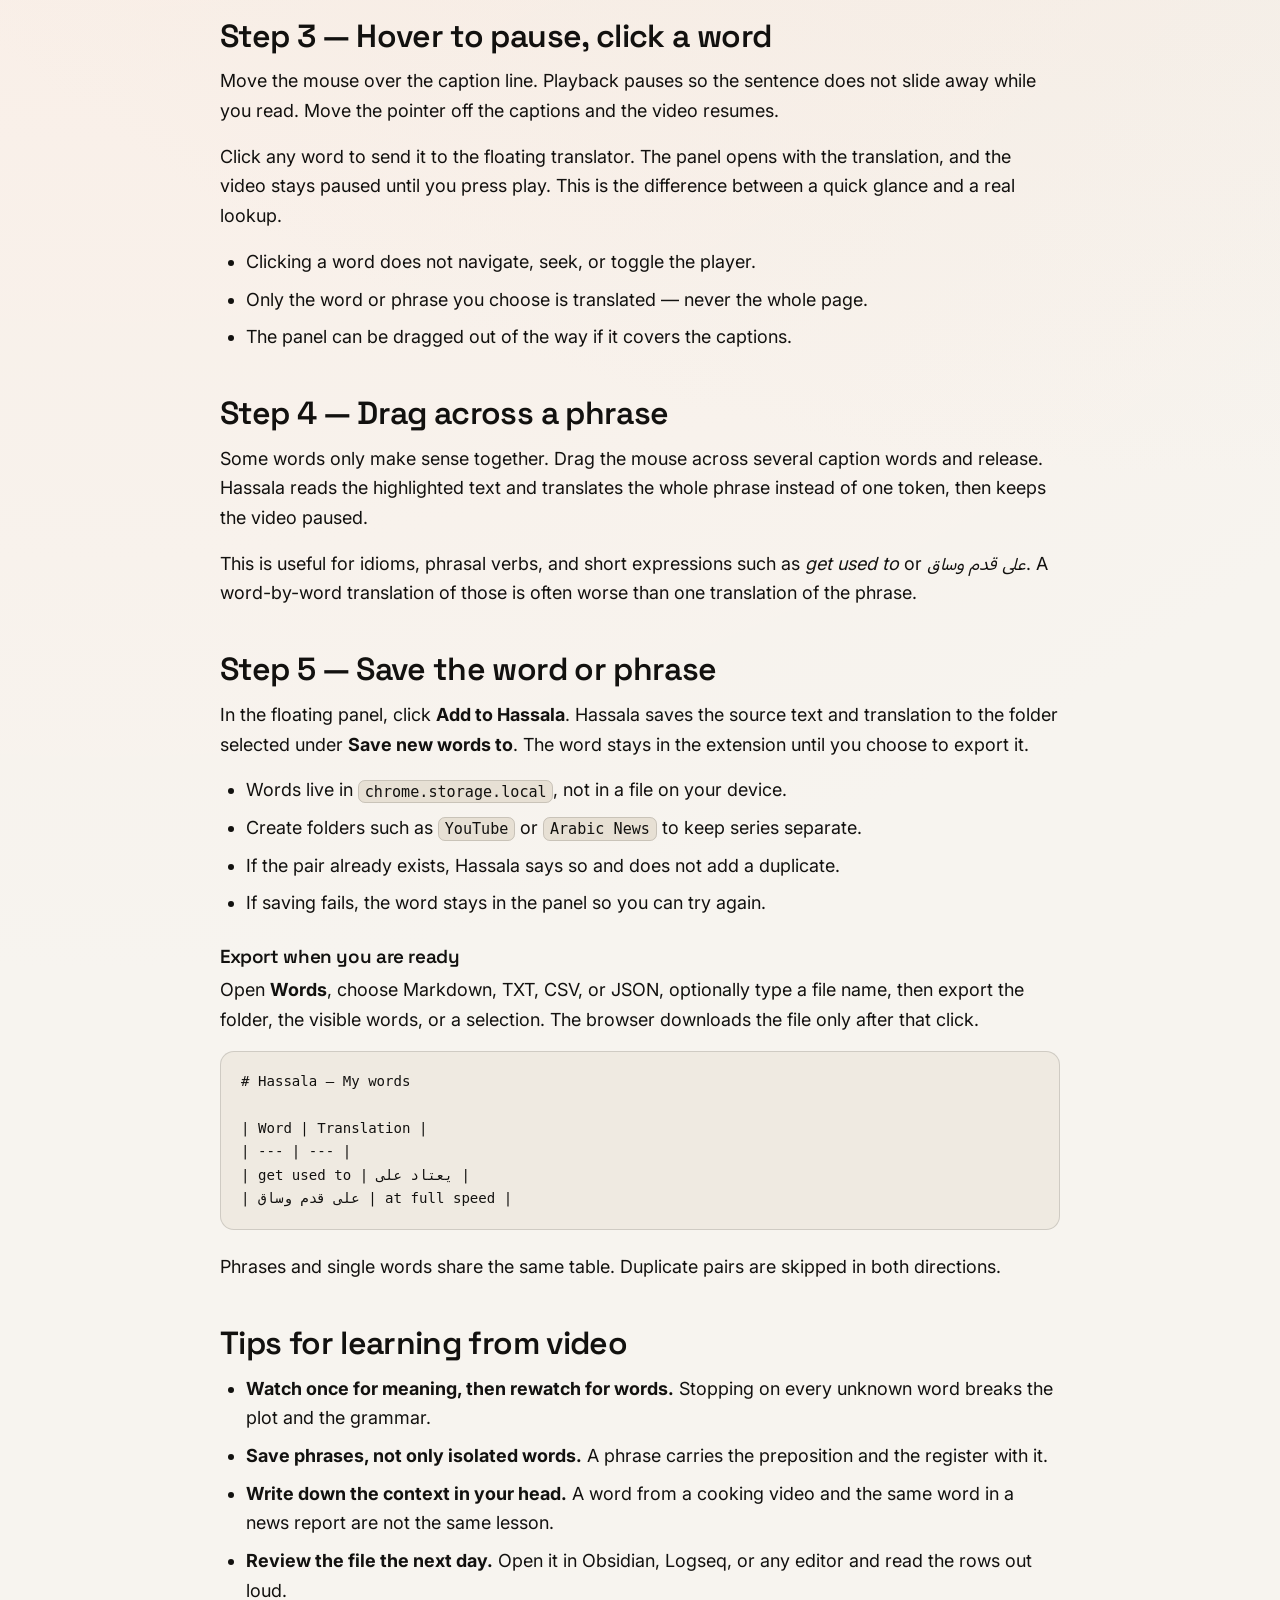
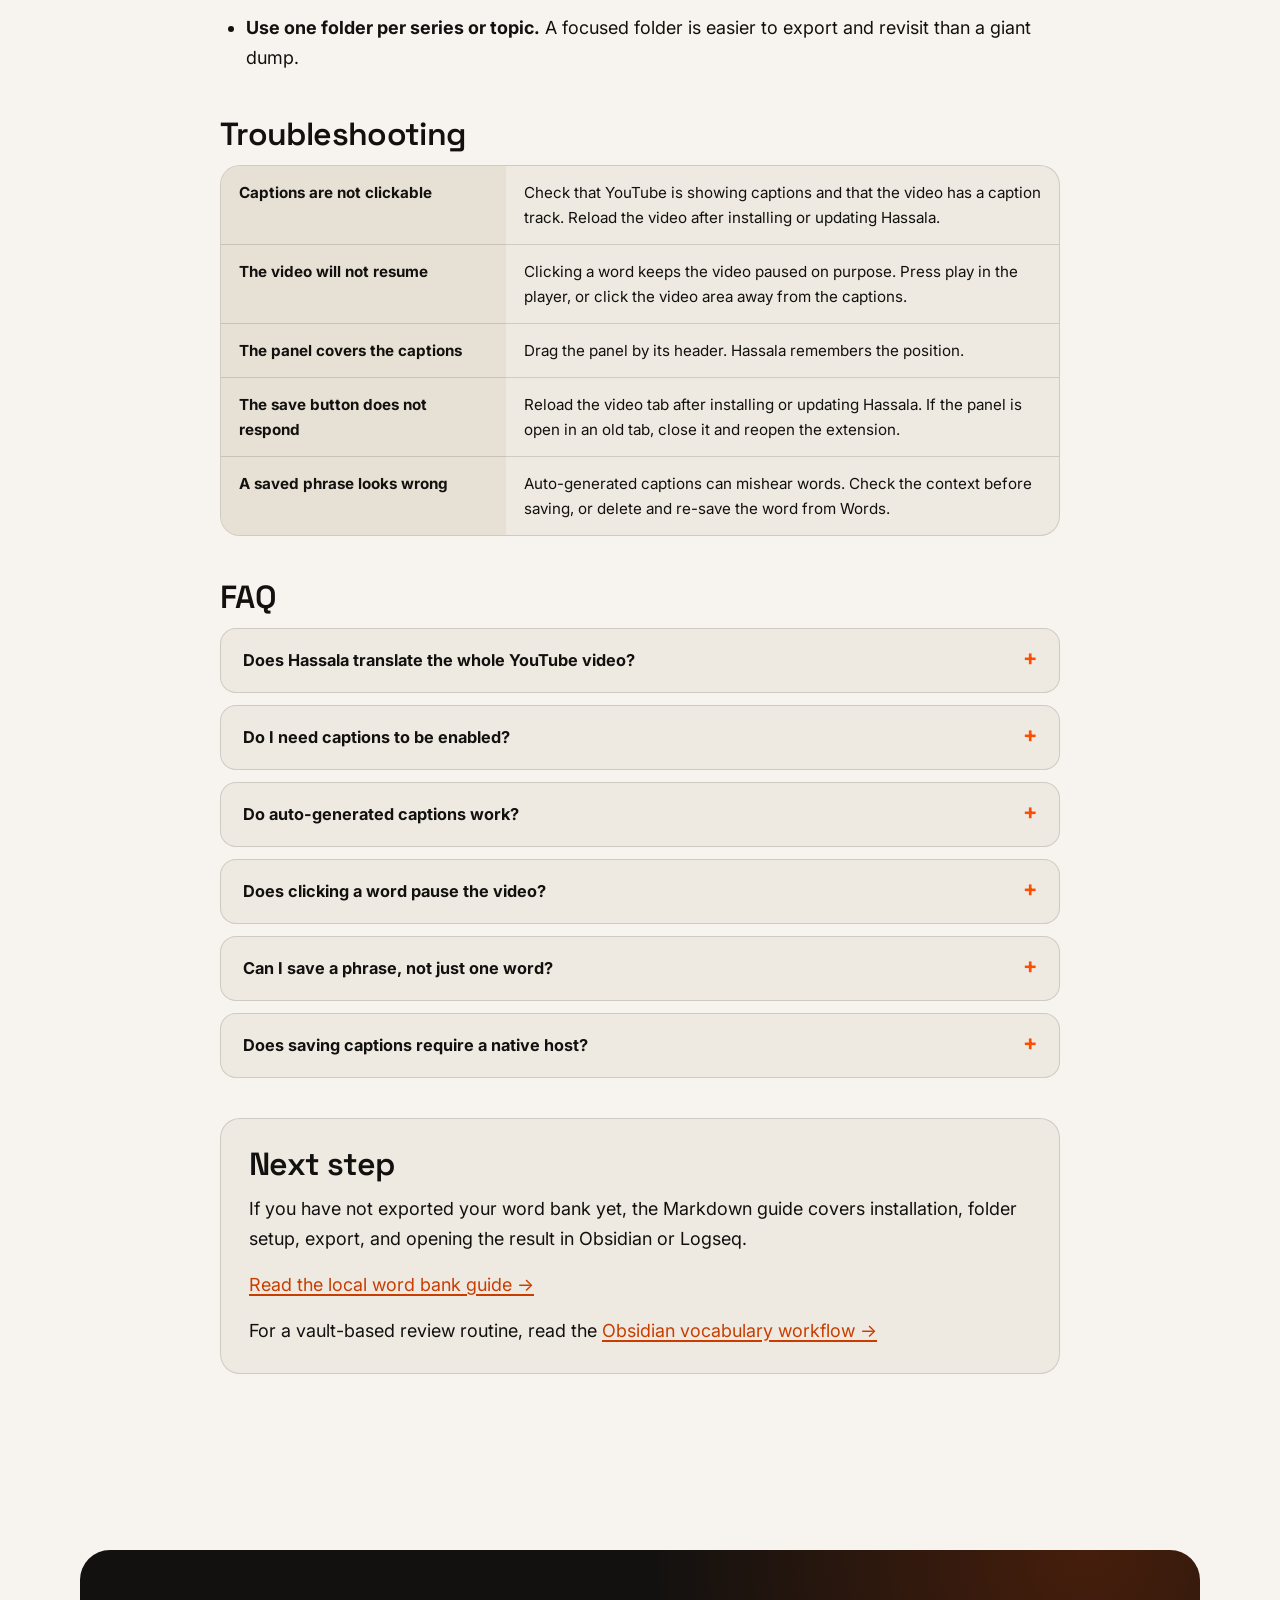
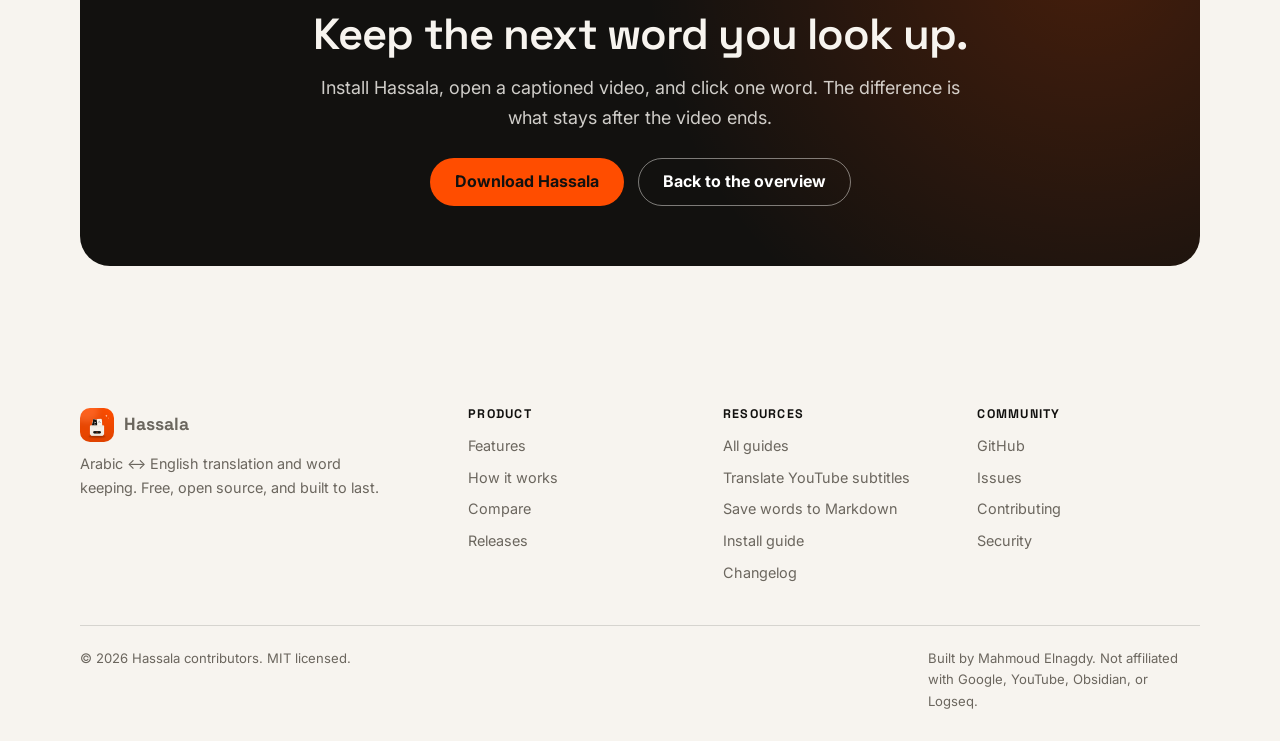
<file: site/guides/translate-youtube-subtitles/index.html>
<!doctype html>
<html lang="en">
<head>
  <meta charset="utf-8">
  <meta name="google-site-verification" content="BxGIGgYgIAEDpfUP1RiTUpCBy_e0Reas2aukQHyE3bI">
  <meta name="viewport" content="width=device-width, initial-scale=1">
  <title>How to Translate YouTube Arabic Subtitles Word by Word</title>
  <meta name="description" content="Turn YouTube Arabic or English captions into a vocabulary lesson: pause on a word, translate it, drag across a phrase, and save it to a private local word bank with Hassala.">
  <link rel="canonical" href="https://hassala.nagdista.com/guides/translate-youtube-subtitles/">
  <link rel="alternate" hreflang="en" href="https://hassala.nagdista.com/guides/translate-youtube-subtitles/">
  <link rel="alternate" hreflang="ar" href="https://hassala.nagdista.com/ar/guides/translate-youtube-subtitles/">
  <link rel="alternate" hreflang="x-default" href="https://hassala.nagdista.com/guides/translate-youtube-subtitles/">
  <meta name="theme-color" content="#ff4d00">
  <meta name="robots" content="index, follow, max-image-preview:large">
  <meta name="author" content="Mahmoud Elnagdy">
  <link rel="author" href="https://nagdista.com/">

  <meta property="og:type" content="article">
  <meta property="og:site_name" content="Hassala">
  <meta property="og:title" content="How to Translate YouTube Arabic Subtitles Word by Word">
  <meta property="og:description" content="A practical caption workflow: hover to pause, click a word, drag a phrase, and save it to your local word bank.">
  <meta property="og:url" content="https://hassala.nagdista.com/guides/translate-youtube-subtitles/">
  <meta property="og:image" content="https://hassala.nagdista.com/assets/social-preview-en.png">
  <meta property="og:image:width" content="1280">
  <meta property="og:image:height" content="640">
  <meta property="og:locale" content="en_US">
  <meta property="og:locale:alternate" content="ar_AR">
  <meta property="article:published_time" content="2026-11-03">
  <meta property="article:modified_time" content="2026-11-04">
  <meta name="twitter:card" content="summary_large_image">
  <meta name="twitter:title" content="How to Translate YouTube Arabic Subtitles Word by Word">
  <meta name="twitter:description" content="Make captions interactive, look up words without leaving the video, and keep what you learn.">
  <meta name="twitter:image" content="https://hassala.nagdista.com/assets/social-preview-en.png">

  <link rel="icon" type="image/png" href="../../assets/icon128.png">
  <link rel="apple-touch-icon" href="../../assets/icon192.png">
  <link rel="manifest" href="../../site.webmanifest">
  <link rel="preload" href="../../assets/fonts/BalooBhaijaan2-Variable.woff2" as="font" type="font/woff2" crossorigin>
  <link rel="stylesheet" href="../../assets/style.css">

  <script type="application/ld+json">
{
  "@context": "https://schema.org",
  "@graph": [
    {
      "@type": "Article",
      "@id": "https://hassala.nagdista.com/guides/translate-youtube-subtitles/#article",
        "author": { "@id": "https://nagdista.com/#person" },
      "headline": "How to Translate YouTube Arabic Subtitles Word by Word",
      "description": "A step-by-step guide to interactive YouTube captions with Hassala: pause on a word, translate it or a phrase, and save it to a private local word bank.",
      "datePublished": "2026-11-03",
      "dateModified": "2026-11-04",
      "inLanguage": "en",
      "author": {
        "@type": "Organization",
        "name": "Hassala contributors",
        "url": "https://github.com/nagdista-dev/hassala"
      },
      "publisher": {
        "@type": "Organization",
        "name": "Hassala contributors",
        "url": "https://github.com/nagdista-dev/hassala"
      },
      "mainEntityOfPage": "https://hassala.nagdista.com/guides/translate-youtube-subtitles/",
      "image": "https://hassala.nagdista.com/assets/social-preview-en.png",
      "about": {
        "@type": "SoftwareApplication",
        "name": "Hassala",
        "url": "https://hassala.nagdista.com/",
        "applicationCategory": "EducationalApplication",
        "operatingSystem": "Chrome, Brave, Edge, Chromium"
      }
    },
    {
      "@type": "HowTo",
      "@id": "https://hassala.nagdista.com/guides/translate-youtube-subtitles/#howto",
      "name": "How to translate YouTube subtitles word by word",
      "description": "Install Hassala, enable captions on YouTube, click a caption word to translate it, drag across a phrase, and save the result to local folders. Export Markdown whenever you want.",
      "totalTime": "PT8M",
      "tool": [
        {
          "@type": "HowToTool",
          "name": "Hassala"
        },
        {
          "@type": "HowToTool",
          "name": "YouTube"
        }
      ],
      "step": [
        {
          "@type": "HowToStep",
          "position": 1,
          "name": "Install Hassala",
          "text": "Download the latest package from GitHub Releases, extract it, and load the unpacked extension in Chrome, Brave, Edge, or Chromium. No native host or Python is required.",
          "url": "https://hassala.nagdista.com/guides/translate-youtube-subtitles/#step-1"
        },
        {
          "@type": "HowToStep",
          "position": 2,
          "name": "Turn on YouTube captions",
          "text": "Open a video and enable captions with the CC button. Hassala only works when YouTube is already displaying captions.",
          "url": "https://hassala.nagdista.com/guides/translate-youtube-subtitles/#step-2"
        },
        {
          "@type": "HowToStep",
          "position": 3,
          "name": "Hover to pause and click a word",
          "text": "Hover over the captions to pause the video, then click any word. The floating panel opens with the translation of that word.",
          "url": "https://hassala.nagdista.com/guides/translate-youtube-subtitles/#step-3"
        },
        {
          "@type": "HowToStep",
          "position": 4,
          "name": "Drag across a phrase",
          "text": "Drag the mouse across several caption words and release. Hassala translates the whole highlighted phrase instead of a single word.",
          "url": "https://hassala.nagdista.com/guides/translate-youtube-subtitles/#step-4"
        },
        {
          "@type": "HowToStep",
          "position": 5,
          "name": "Save the word or phrase",
          "text": "Click Add to Hassala in the floating panel. The word or phrase and its translation are saved to the selected folder in the extension; duplicate pairs are skipped.",
          "url": "https://hassala.nagdista.com/guides/translate-youtube-subtitles/#step-5"
        }
      ]
    },
    {
      "@type": "BreadcrumbList",
      "itemListElement": [
        {
          "@type": "ListItem",
          "position": 1,
          "name": "Hassala",
          "item": "https://hassala.nagdista.com/"
        },
        {
          "@type": "ListItem",
          "position": 2,
          "name": "Translate YouTube subtitles",
          "item": "https://hassala.nagdista.com/guides/translate-youtube-subtitles/"
        }
      ]
    },
    {
      "@type": "FAQPage",
      "@id": "https://hassala.nagdista.com/guides/translate-youtube-subtitles/#faq",
      "mainEntity": [
        {
          "@type": "Question",
          "name": "Does Hassala translate the whole YouTube video?",
          "acceptedAnswer": {
            "@type": "Answer",
            "text": "No. Hassala makes the captions interactive: you choose a word or drag across a phrase, and only that text is translated. It is not a full-video or full-page translator."
          }
        },
        {
          "@type": "Question",
          "name": "Do I need captions to be enabled?",
          "acceptedAnswer": {
            "@type": "Answer",
            "text": "Yes. Hassala uses YouTube's own captions as the timing source, then displays an interactive copy in the same place. If the video has no captions or they are turned off, there is nothing to interact with."
          }
        },
        {
          "@type": "Question",
          "name": "Do auto-generated captions work?",
          "acceptedAnswer": {
            "@type": "Answer",
            "text": "Yes, if YouTube displays them. Auto-generated captions can contain recognition errors, so treat unusual words as uncertain and check the context."
          }
        },
        {
          "@type": "Question",
          "name": "Does clicking a word pause the video?",
          "acceptedAnswer": {
            "@type": "Answer",
            "text": "Yes. Hovering over the captions pauses playback while you read, and clicking a word keeps the video paused. Press play when you are ready to continue."
          }
        },
        {
          "@type": "Question",
          "name": "Can I save a phrase, not just one word?",
          "acceptedAnswer": {
            "@type": "Answer",
            "text": "Yes. Drag across several caption words before releasing the mouse. The floating panel translates the highlighted phrase, and the save button stores the phrase in the same local word bank as single words."
          }
        },
        {
          "@type": "Question",
          "name": "Does saving captions require a native host?",
          "acceptedAnswer": {
            "@type": "Answer",
            "text": "No. Saving happens inside the extension with chrome.storage.local. You can export Markdown, TXT, CSV, or JSON whenever you want, and there is no native host or file-system permission."
          }
        }
      ]
    }
  ]
}
  </script>
</head>
<body>
  <a class="skip-link" href="#main">Skip to content</a>

  <header class="site-header">
    <div class="wrap">
      <a class="brand" href="../../" aria-label="Hassala home">
        <img src="../../assets/icon128.png" width="48" height="48" alt="">
        <span class="brand-text">
          <strong>Hassala</strong>
          <span class="brand-sub">Arabic ↔ English word bank</span>
        </span>
      </a>
      <nav class="site-nav" aria-label="Main navigation">
        <a href="../../#features">Features</a>
        <a href="../../#how-it-works">How it works</a>
        <a href="../../compare/">Compare</a>
        <a href="../../#faq">FAQ</a>
        <a href="https://github.com/nagdista-dev/hassala" rel="noopener">GitHub ↗</a>
        <a class="lang-switch" href="../../ar/guides/translate-youtube-subtitles/" lang="ar" hreflang="ar">العربية</a>
      </nav>
    </div>
  </header>

  <main id="main">
    <section class="section wrap" aria-labelledby="article-title">
      <div class="breadcrumbs" aria-label="Breadcrumb">
        <a href="../../">Hassala</a>
        <span aria-hidden="true">›</span>
        <a href="../">Guides</a>
        <span aria-hidden="true">›</span>
        <span>Translate YouTube subtitles</span>
      </div>

      <div class="article-header">
        <p class="eyebrow">Guide</p>
        <h1 id="article-title">How to translate YouTube Arabic subtitles word by word</h1>
        <p class="lead">
          Watching a video in Arabic or English is a good place to meet new words.
          Keeping them is the hard part. This guide turns the captions into a
          lookup surface, then stores what you choose in a private local word bank.
        </p>
        <div class="article-meta">
          <span>Updated November 4, 2026</span>
          <span>5 min read</span>
          <span>Chrome, Brave, Edge, Chromium</span>
        </div>
      </div>

      <article class="article">
        <p>
          A caption that disappears in two seconds is a poor vocabulary notebook.
          <a href="../../">Hassala</a> keeps YouTube's own captions as the timing
          source, but shows an interactive copy in the same place. You can stop on
          a word, look it up without opening another tab, and save it to the same
          folder-based word bank you use for everything else.
        </p>

        <div class="note">
          <strong>What this guide is not.</strong> Hassala does not download
          subtitles, translate an entire video, or replace YouTube's caption
          settings. It is a word- and phrase-level lookup layer for captions that
          YouTube is already displaying.
        </div>

        <h2>What you need</h2>
        <ul>
          <li>Chrome, Brave, Edge, or Chromium on Linux, macOS, or Windows.</li>
          <li>
            Hassala from
            <a href="https://github.com/nagdista-dev/hassala/releases/latest" rel="noopener">GitHub Releases</a>.
            The Chrome Web Store release is still being prepared.
          </li>
          <li>A YouTube video with captions available — uploaded or auto-generated.</li>
          <li>No Python, native host, account, or file-system permission.</li>
        </ul>

        <h2 id="step-1">Step 1 — Install Hassala</h2>
        <ol>
          <li>
            Download <code>hassala-2.0.4-testers.zip</code> from
            <a href="https://github.com/nagdista-dev/hassala/releases/latest" rel="noopener">Releases</a>
            and extract it to a stable folder.
          </li>
          <li>Open <code>chrome://extensions</code>, <code>brave://extensions</code>, or <code>edge://extensions</code>.</li>
          <li>Enable <strong>Developer mode</strong> and click <strong>Load unpacked</strong>.</li>
          <li>Select the folder that contains <code>manifest.json</code>.</li>
          <li>Pin Hassala to the toolbar. Saving works immediately because words are stored in the extension.</li>
          <li>Reload the video tab once after installing. The full install steps are in the
            <a href="https://github.com/nagdista-dev/hassala/blob/main/docs/INSTALL.md" rel="noopener">installation guide</a>.
          </li>
        </ol>

        <h2 id="step-2">Step 2 — Turn on YouTube captions</h2>
        <p>
          Open any video and click <strong>CC</strong> in the player, or use the
          captions menu to pick a language. Hassala waits for YouTube to render
          captions, then replaces the visible caption layer with its own copy.
        </p>
        <p>
          If you do not see interactive captions, first confirm that YouTube shows
          its normal captions with the extension disabled. If the video has no
          caption track, Hassala has nothing to work with.
        </p>

        <h2 id="step-3">Step 3 — Hover to pause, click a word</h2>
        <p>
          Move the mouse over the caption line. Playback pauses so the sentence
          does not slide away while you read. Move the pointer off the captions and
          the video resumes.
        </p>
        <p>
          Click any word to send it to the floating translator. The panel opens
          with the translation, and the video stays paused until you press play.
          This is the difference between a quick glance and a real lookup.
        </p>
        <ul>
          <li>Clicking a word does not navigate, seek, or toggle the player.</li>
          <li>Only the word or phrase you choose is translated — never the whole page.</li>
          <li>The panel can be dragged out of the way if it covers the captions.</li>
        </ul>

        <h2 id="step-4">Step 4 — Drag across a phrase</h2>
        <p>
          Some words only make sense together. Drag the mouse across several
          caption words and release. Hassala reads the highlighted text and
          translates the whole phrase instead of one token, then keeps the video
          paused.
        </p>
        <p>
          This is useful for idioms, phrasal verbs, and short expressions such as
          <em>get used to</em> or <em>على قدم وساق</em>. A word-by-word translation
          of those is often worse than one translation of the phrase.
        </p>

        <h2 id="step-5">Step 5 — Save the word or phrase</h2>
        <p>
          In the floating panel, click <strong>Add to Hassala</strong>. Hassala
          saves the source text and translation to the folder selected under
          <strong>Save new words to</strong>. The word stays in the extension until
          you choose to export it.
        </p>
        <ul>
          <li>Words live in <code>chrome.storage.local</code>, not in a file on your device.</li>
          <li>Create folders such as <code>YouTube</code> or <code>Arabic News</code> to keep series separate.</li>
          <li>If the pair already exists, Hassala says so and does not add a duplicate.</li>
          <li>If saving fails, the word stays in the panel so you can try again.</li>
        </ul>

        <h3>Export when you are ready</h3>
        <p>
          Open <strong>Words</strong>, choose Markdown, TXT, CSV,
          or JSON, optionally type a file name, then export the folder, the visible
          words, or a selection. The browser downloads the file only after that
          click.
        </p>
        <pre><code># Hassala — My words

| Word | Translation |
| --- | --- |
| get used to | يعتاد على |
| على قدم وساق | at full speed |</code></pre>
        <p>
          Phrases and single words share the same table. Duplicate pairs are
          skipped in both directions.
        </p>

        <h2>Tips for learning from video</h2>
        <ul>
          <li><strong>Watch once for meaning, then rewatch for words.</strong> Stopping on every unknown word breaks the plot and the grammar.</li>
          <li><strong>Save phrases, not only isolated words.</strong> A phrase carries the preposition and the register with it.</li>
          <li><strong>Write down the context in your head.</strong> A word from a cooking video and the same word in a news report are not the same lesson.</li>
          <li><strong>Review the file the next day.</strong> Open it in Obsidian, Logseq, or any editor and read the rows out loud.</li>
          <li><strong>Use one folder per series or topic.</strong> A focused folder is easier to export and revisit than a giant dump.</li>
        </ul>

        <h2>Troubleshooting</h2>
        <table class="fact-table">
          <tbody>
            <tr><th scope="row">Captions are not clickable</th><td>Check that YouTube is showing captions and that the video has a caption track. Reload the video after installing or updating Hassala.</td></tr>
            <tr><th scope="row">The video will not resume</th><td>Clicking a word keeps the video paused on purpose. Press play in the player, or click the video area away from the captions.</td></tr>
            <tr><th scope="row">The panel covers the captions</th><td>Drag the panel by its header. Hassala remembers the position.</td></tr>
            <tr><th scope="row">The save button does not respond</th><td>Reload the video tab after installing or updating Hassala. If the panel is open in an old tab, close it and reopen the extension.</td></tr>
            <tr><th scope="row">A saved phrase looks wrong</th><td>Auto-generated captions can mishear words. Check the context before saving, or delete and re-save the word from Words.</td></tr>
          </tbody>
        </table>

        <h2>FAQ</h2>
        <div class="faq">
          <details class="faq-item">
            <summary>Does Hassala translate the whole YouTube video?</summary>
            <p>
              No. Hassala makes the captions interactive: you choose a word or drag
              across a phrase, and only that text is translated. It is not a
              full-video or full-page translator.
            </p>
          </details>
          <details class="faq-item">
            <summary>Do I need captions to be enabled?</summary>
            <p>
              Yes. Hassala uses YouTube's own captions as the timing source, then
              displays an interactive copy in the same place. If the video has no
              captions or they are turned off, there is nothing to interact with.
            </p>
          </details>
          <details class="faq-item">
            <summary>Do auto-generated captions work?</summary>
            <p>
              Yes, if YouTube displays them. Auto-generated captions can contain
              recognition errors, so treat unusual words as uncertain and check the
              context.
            </p>
          </details>
          <details class="faq-item">
            <summary>Does clicking a word pause the video?</summary>
            <p>
              Yes. Hovering over the captions pauses playback while you read, and
              clicking a word keeps the video paused. Press play when you are ready
              to continue.
            </p>
          </details>
          <details class="faq-item">
            <summary>Can I save a phrase, not just one word?</summary>
            <p>
              Yes. Drag across several caption words before releasing the mouse.
              The floating panel translates the highlighted phrase, and the save
              button stores the phrase in the same word bank as single words.
            </p>
          </details>
          <details class="faq-item">
            <summary>Does saving captions require a native host?</summary>
            <p>
              No. Saving happens inside the extension with
              <code>chrome.storage.local</code>. You can export Markdown, TXT, CSV,
              or JSON whenever you want, and there is no native host or file-system
              permission.
            </p>
          </details>
        </div>

        <div class="next-step">
          <h2>Next step</h2>
          <p>
            If you have not exported your word bank yet, the Markdown guide covers
            installation, folder setup, export, and opening the result in Obsidian
            or Logseq.
          </p>
          <p><a href="../save-words-to-markdown/">Read the local word bank guide →</a></p>
          <p>
            For a vault-based review routine, read the
            <a href="../obsidian-vocabulary-workflow/">Obsidian vocabulary workflow →</a>
          </p>
        </div>
      </article>
    </section>

    <section class="section">
      <div class="wrap">
        <div class="cta-band">
          <h2>Keep the next word you look up.</h2>
          <p>
            Install Hassala, open a captioned video, and click one word. The
            difference is what stays after the video ends.
          </p>
          <div class="hero-actions">
            <a class="button" href="https://github.com/nagdista-dev/hassala/releases/latest" rel="noopener">
              Download Hassala
            </a>
            <a class="button ghost-light" href="../../">Back to the overview</a>
          </div>
        </div>
      </div>
    </section>
  </main>

  <footer class="site-footer">
    <div class="wrap">
      <div class="footer-grid">
        <div>
          <a class="footer-brand" href="../../">
            <img src="../../assets/icon128.png" width="34" height="34" alt="">
            Hassala
          </a>
          <p>Arabic ↔ English translation and word keeping. Free, open source, and built to last.</p>
        </div>
        <div>
          <h2>Product</h2>
          <ul>
            <li><a href="../../#features">Features</a></li>
            <li><a href="../../#how-it-works">How it works</a></li>
            <li><a href="../../compare/">Compare</a></li>
            <li><a href="https://github.com/nagdista-dev/hassala/releases" rel="noopener">Releases</a></li>
          </ul>
        </div>
        <div>
          <h2>Resources</h2>
          <ul>
            <li><a href="../">All guides</a></li>
            <li><a href="./">Translate YouTube subtitles</a></li>
            <li><a href="../save-words-to-markdown/">Save words to Markdown</a></li>
            <li><a href="https://github.com/nagdista-dev/hassala/blob/main/docs/INSTALL.md" rel="noopener">Install guide</a></li>
            <li><a href="https://github.com/nagdista-dev/hassala/blob/main/CHANGELOG.md" rel="noopener">Changelog</a></li>
          </ul>
        </div>
        <div>
          <h2>Community</h2>
          <ul>
            <li><a href="https://github.com/nagdista-dev/hassala" rel="noopener">GitHub</a></li>
            <li><a href="https://github.com/nagdista-dev/hassala/issues" rel="noopener">Issues</a></li>
            <li><a href="https://github.com/nagdista-dev/hassala/blob/main/CONTRIBUTING.md" rel="noopener">Contributing</a></li>
            <li><a href="https://github.com/nagdista-dev/hassala/security/policy" rel="noopener">Security</a></li>
          </ul>
        </div>
      </div>
      <div class="footer-bottom">
        <p>© 2026 Hassala contributors. MIT licensed.</p>
        <p>Built by <a href="https://nagdista.com/">Mahmoud Elnagdy</a>. Not affiliated with Google, YouTube, Obsidian, or Logseq.</p>
      </div>
    </div>
  </footer>
</body>
</html>
</file>
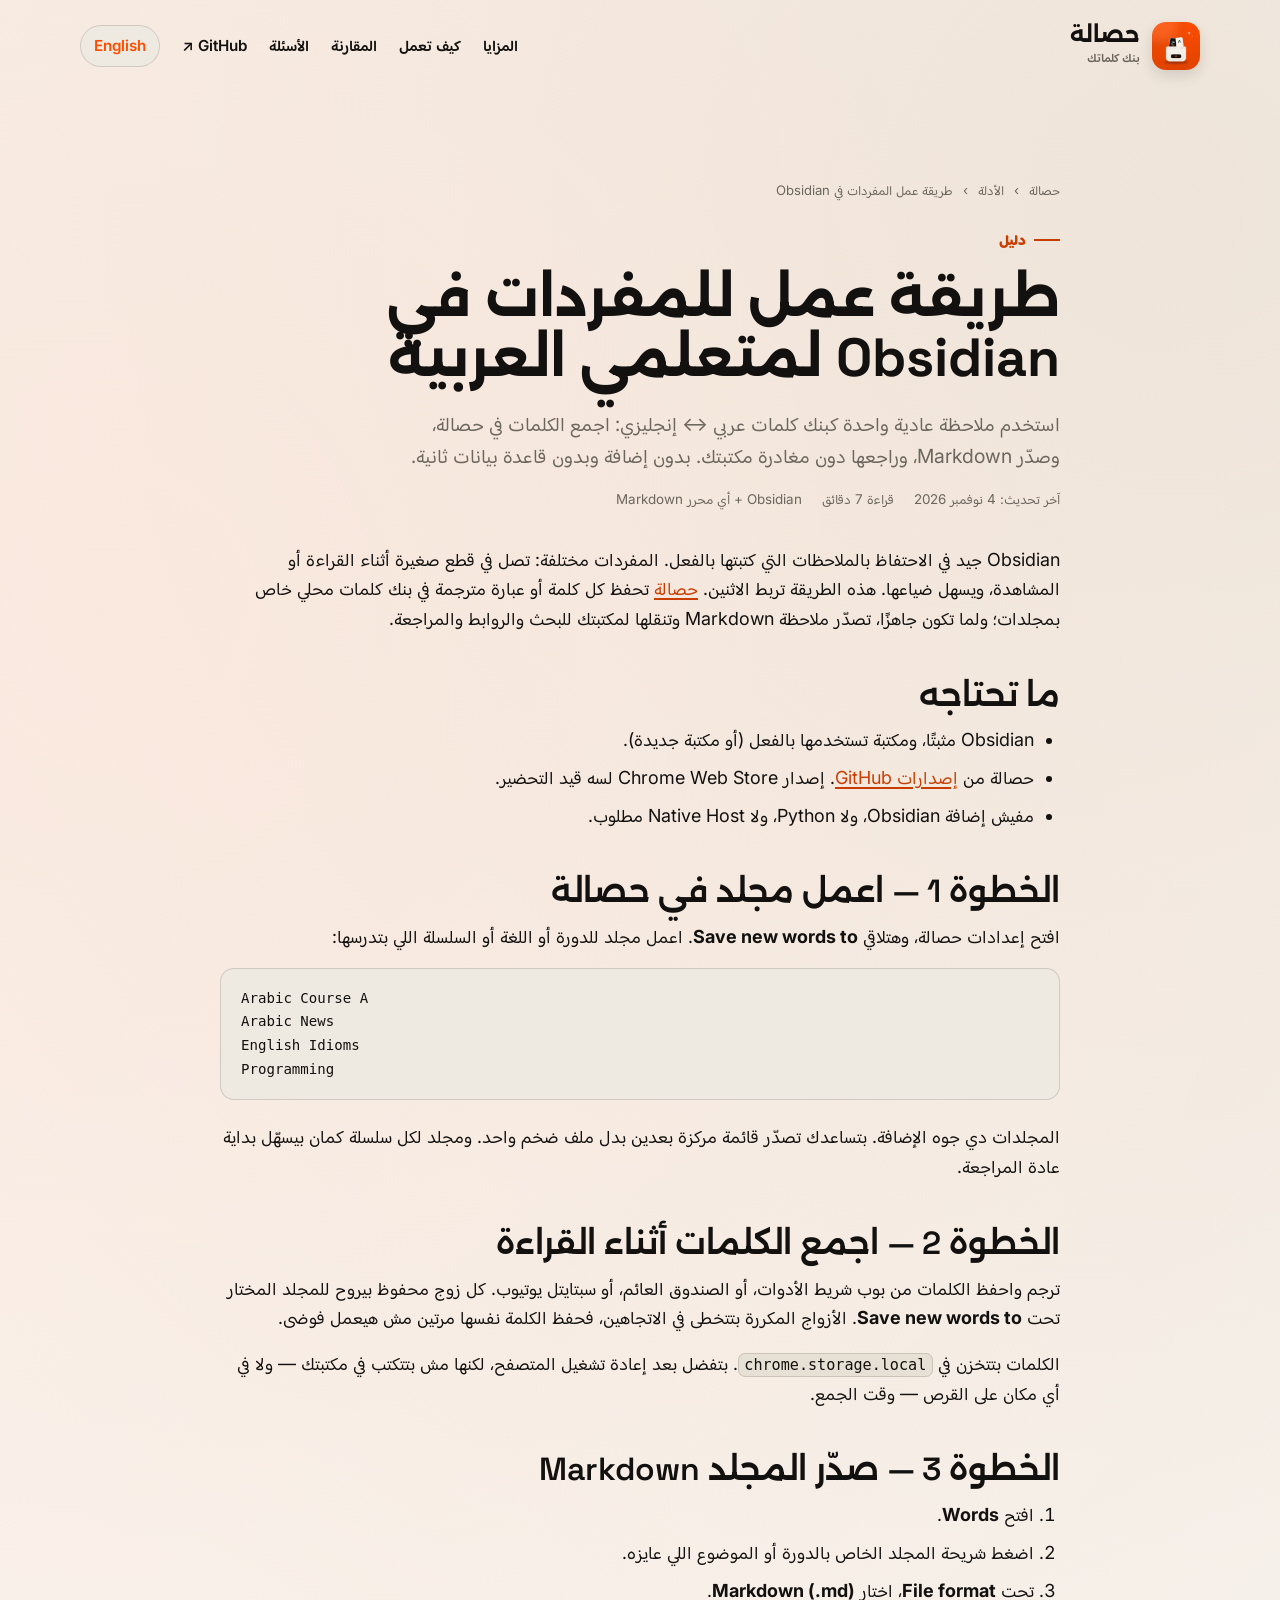
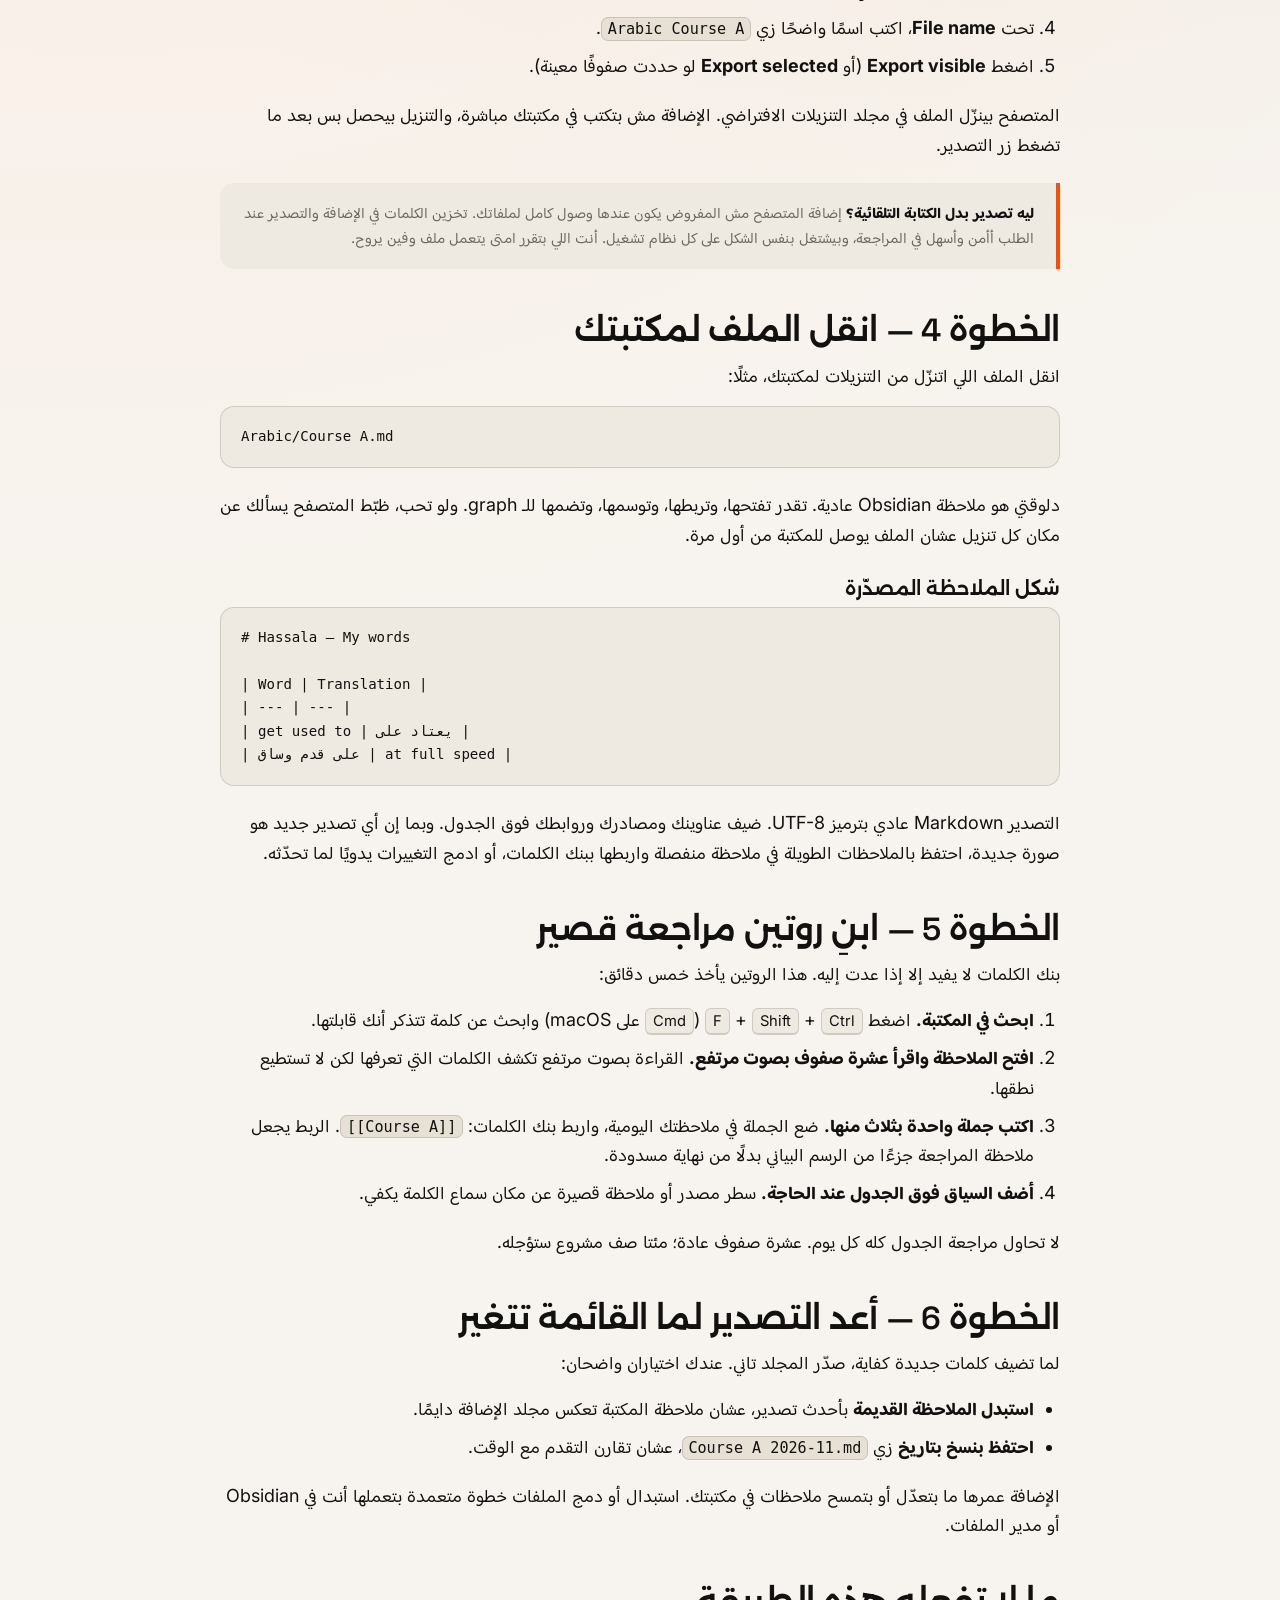
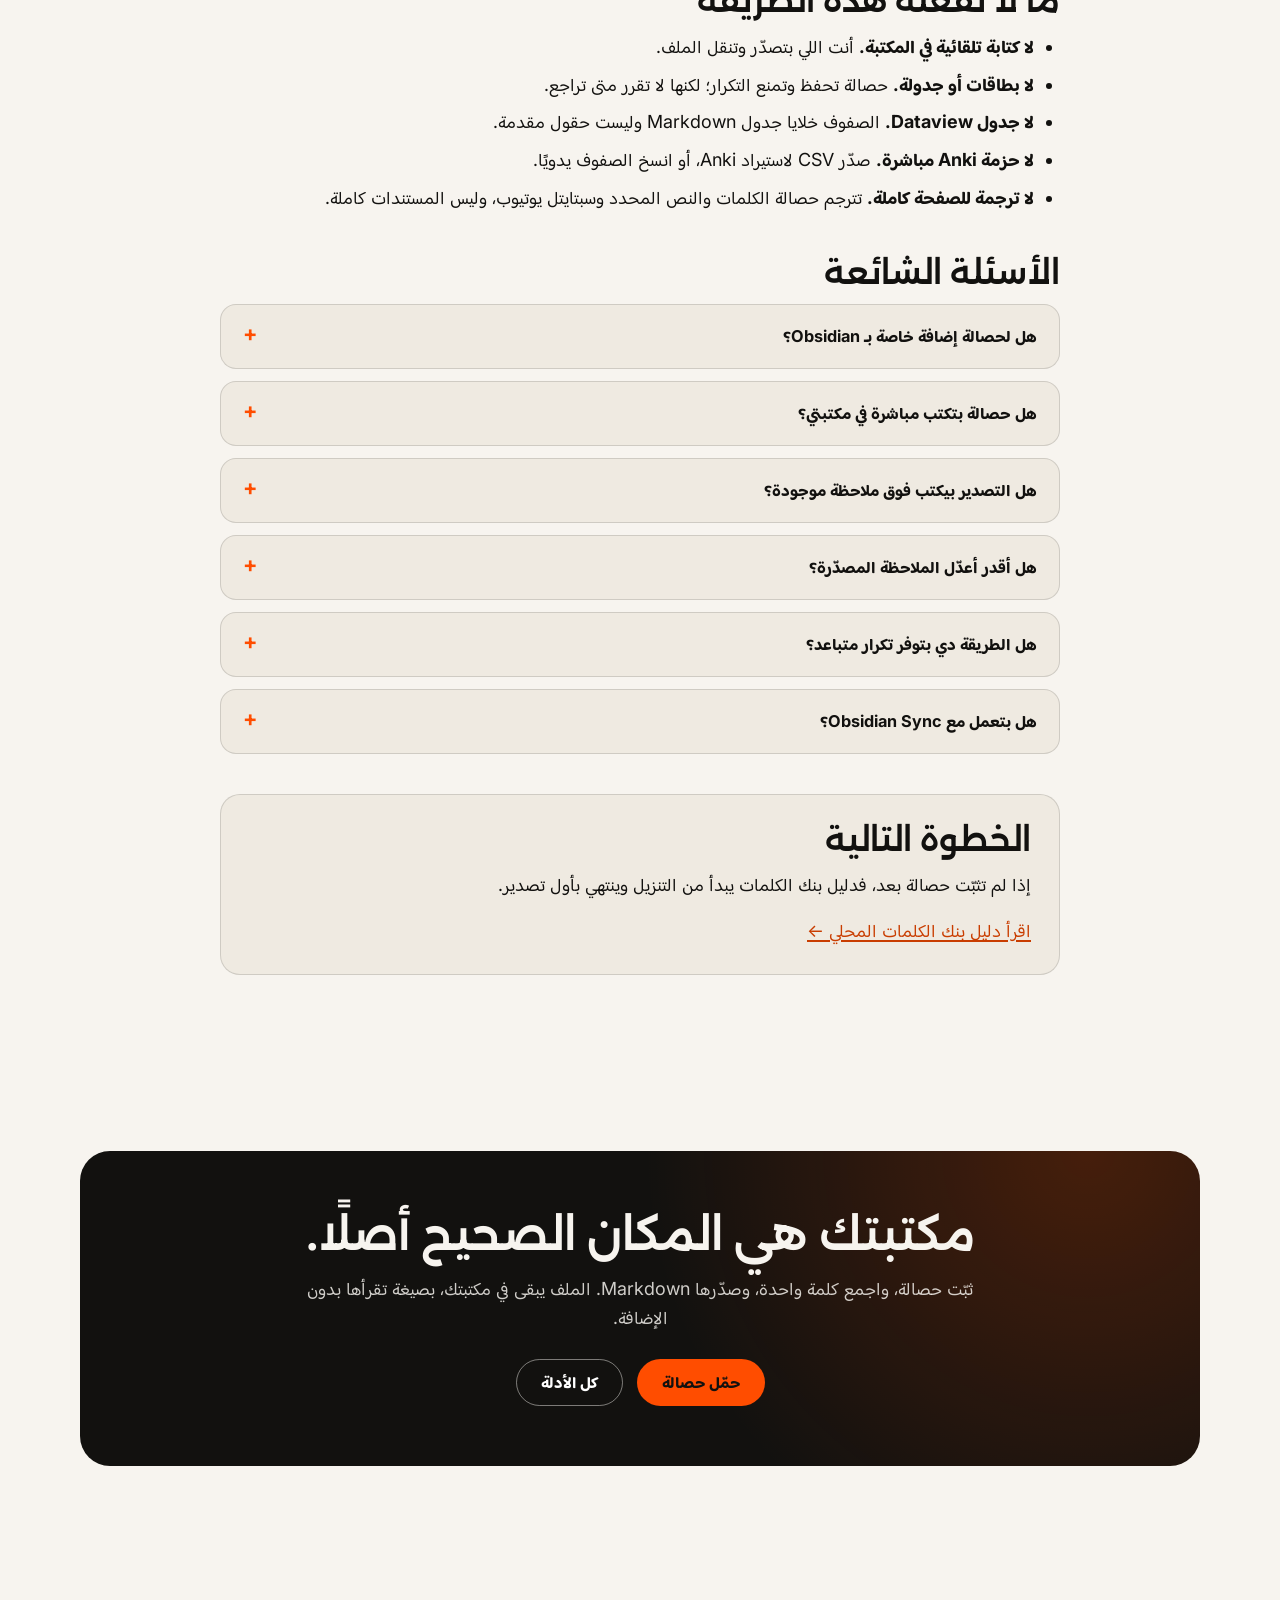
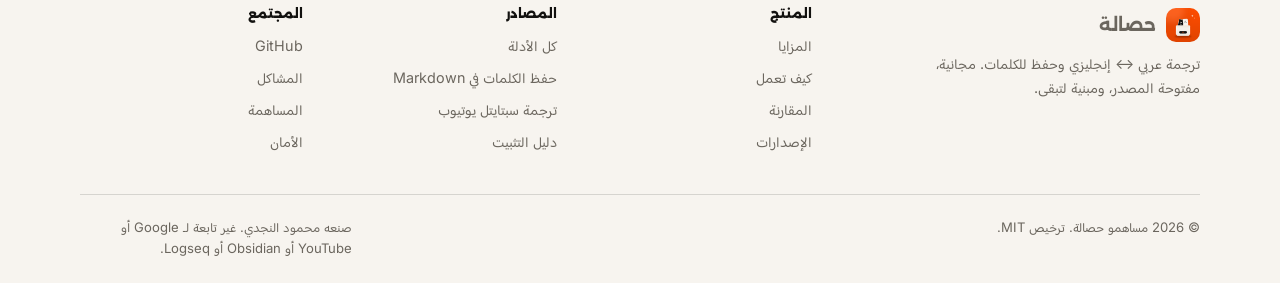
<file: site/ar/guides/obsidian-vocabulary-workflow/index.html>
<!doctype html>
<html lang="ar" dir="rtl">
<head>
  <meta charset="utf-8">
  <meta name="google-site-verification" content="BxGIGgYgIAEDpfUP1RiTUpCBy_e0Reas2aukQHyE3bI">
  <meta name="viewport" content="width=device-width, initial-scale=1">
  <title>طريقة عمل للمفردات في Obsidian لمتعلمي العربية</title>
  <meta name="description" content="طريقة عملية لبناء بنك مفردات عربي ↔ إنجليزي: اجمع الكلمات في حصالة، وصدّر Markdown، وانقل الملف لمكتبة Obsidian، وراجع في السياق.">
  <link rel="canonical" href="https://hassala.nagdista.com/ar/guides/obsidian-vocabulary-workflow/">
  <link rel="alternate" hreflang="en" href="https://hassala.nagdista.com/guides/obsidian-vocabulary-workflow/">
  <link rel="alternate" hreflang="ar" href="https://hassala.nagdista.com/ar/guides/obsidian-vocabulary-workflow/">
  <link rel="alternate" hreflang="x-default" href="https://hassala.nagdista.com/guides/obsidian-vocabulary-workflow/">
  <meta name="theme-color" content="#ff4d00">
  <meta name="robots" content="index, follow, max-image-preview:large">
  <meta name="author" content="Mahmoud Elnagdy">
  <link rel="author" href="https://nagdista.com/">

  <meta property="og:type" content="article">
  <meta property="og:site_name" content="حصالة — Hassala">
  <meta property="og:title" content="طريقة عمل للمفردات في Obsidian">
  <meta property="og:description" content="اجمع الكلمات في بنك كلمات محلي، وصدّر Markdown، وراجعها داخل مكتبتك.">
  <meta property="og:url" content="https://hassala.nagdista.com/ar/guides/obsidian-vocabulary-workflow/">
  <meta property="og:image" content="https://hassala.nagdista.com/assets/social-preview-ar.png">
  <meta property="og:image:width" content="1280">
  <meta property="og:image:height" content="640">
  <meta property="og:image:alt" content="حصالة — طريقة عمل للمفردات في Obsidian">
  <meta property="og:locale" content="ar_AR">
  <meta property="og:locale:alternate" content="en_US">
  <meta property="article:published_time" content="2026-11-03">
  <meta property="article:modified_time" content="2026-11-04">
  <meta name="twitter:card" content="summary_large_image">
  <meta name="twitter:title" content="طريقة عمل للمفردات في Obsidian">
  <meta name="twitter:description" content="حصالة تجمع الكلمات، وأنت تصدّر Markdown وتنقله لمكتبتك.">
  <meta name="twitter:image" content="https://hassala.nagdista.com/assets/social-preview-ar.png">

  <link rel="icon" type="image/png" href="../../../assets/icon128.png">
  <link rel="apple-touch-icon" href="../../../assets/icon192.png">
  <link rel="manifest" href="../../../site.webmanifest">
  <link rel="preload" href="../../../assets/fonts/BalooBhaijaan2-Variable.woff2" as="font" type="font/woff2" crossorigin>
  <link rel="stylesheet" href="../../../assets/style.css">

  <script type="application/ld+json">
{
  "@context": "https://schema.org",
  "@graph": [
    {
      "@type": "Article",
      "@id": "https://hassala.nagdista.com/ar/guides/obsidian-vocabulary-workflow/#article",
        "author": { "@id": "https://nagdista.com/#person" },
      "headline": "طريقة عمل للمفردات في Obsidian لمتعلمي العربية",
      "description": "طريقة عملية لبناء بنك مفردات عربي ↔ إنجليزي: اجمع الكلمات في بنك كلمات حصالة المحلي، وصدّر Markdown، وانقل الملف لمكتبتك، وابنِ روتين مراجعة.",
      "datePublished": "2026-11-03",
      "dateModified": "2026-11-04",
      "inLanguage": "ar",
      "author": {
        "@type": "Organization",
        "name": "Hassala contributors",
        "url": "https://github.com/nagdista-dev/hassala"
      },
      "publisher": {
        "@type": "Organization",
        "name": "Hassala contributors",
        "url": "https://github.com/nagdista-dev/hassala"
      },
      "mainEntityOfPage": "https://hassala.nagdista.com/ar/guides/obsidian-vocabulary-workflow/",
      "image": "https://hassala.nagdista.com/assets/social-preview-ar.png",
      "about": {
        "@type": "SoftwareApplication",
        "name": "حصالة",
        "alternateName": "Hassala",
        "url": "https://hassala.nagdista.com/ar/",
        "applicationCategory": "EducationalApplication",
        "operatingSystem": "Chrome, Brave, Edge, Chromium"
      }
    },
    {
      "@type": "HowTo",
      "@id": "https://hassala.nagdista.com/ar/guides/obsidian-vocabulary-workflow/#howto",
      "name": "كيف تبني طريقة عمل للمفردات في Obsidian",
      "description": "اجمع الكلمات العربية والإنجليزية في حصالة، وصدّر ملف Markdown، وانقله لمكتبتك، وابنِ روتين مراجعة قصير.",
      "totalTime": "PT12M",
      "tool": [
        {
          "@type": "HowToTool",
          "name": "Obsidian"
        },
        {
          "@type": "HowToTool",
          "name": "حصالة"
        }
      ],
      "step": [
        {
          "@type": "HowToStep",
          "position": 1,
          "name": "اعمل مجلد في حصالة",
          "text": "افتح الإعدادات واعمل مجلد للدورة أو اللغة أو السلسلة اللي بتدرسها، زي Arabic Course A.",
          "url": "https://hassala.nagdista.com/ar/guides/obsidian-vocabulary-workflow/#step-1"
        },
        {
          "@type": "HowToStep",
          "position": 2,
          "name": "اجمع الكلمات أثناء القراءة",
          "text": "ترجم واحفظ الكلمات من البوب أو الصندوق العائم أو سبتايتل يوتيوب. كل كلمة بتروح للمجلد المختار جوه الإضافة.",
          "url": "https://hassala.nagdista.com/ar/guides/obsidian-vocabulary-workflow/#step-2"
        },
        {
          "@type": "HowToStep",
          "position": 3,
          "name": "صدّر المجلد Markdown",
          "text": "افتح Words، فلتر على المجلد، اختار Markdown، اكتب اسم ملف واضح، واضغط تصدير.",
          "url": "https://hassala.nagdista.com/ar/guides/obsidian-vocabulary-workflow/#step-3"
        },
        {
          "@type": "HowToStep",
          "position": 4,
          "name": "انقل الملف لمكتبتك",
          "text": "انقل ملف Markdown اللي اتنزّل من التنزيلات لمكتبتك، مثلًا Arabic/Course A.md. الإضافة عمرها ما بتكتب في المكتبة نفسها.",
          "url": "https://hassala.nagdista.com/ar/guides/obsidian-vocabulary-workflow/#step-4"
        },
        {
          "@type": "HowToStep",
          "position": 5,
          "name": "ابنِ روتين مراجعة قصير",
          "text": "ابحث في الملاحظة عن كلمة أو وسم، واقرأ عشرة صفوف بصوت مرتفع، واكتب جملة واحدة بثلاث كلمات محفوظة.",
          "url": "https://hassala.nagdista.com/ar/guides/obsidian-vocabulary-workflow/#step-5"
        },
        {
          "@type": "HowToStep",
          "position": 6,
          "name": "أعد التصدير لما القائمة تتغير",
          "text": "صدّر المجلد تاني واستبدل الملاحظة القديمة، أو احتفظ بنسخ بتاريخ كصور محفوظة. أنت اللي بتتحكم في اللي يدخل مكتبتك.",
          "url": "https://hassala.nagdista.com/ar/guides/obsidian-vocabulary-workflow/#step-6"
        }
      ]
    },
    {
      "@type": "BreadcrumbList",
      "itemListElement": [
        {
          "@type": "ListItem",
          "position": 1,
          "name": "حصالة",
          "item": "https://hassala.nagdista.com/ar/"
        },
        {
          "@type": "ListItem",
          "position": 2,
          "name": "طريقة عمل المفردات في Obsidian",
          "item": "https://hassala.nagdista.com/ar/guides/obsidian-vocabulary-workflow/"
        }
      ]
    },
    {
      "@type": "FAQPage",
      "@id": "https://hassala.nagdista.com/ar/guides/obsidian-vocabulary-workflow/#faq",
      "mainEntity": [
        {
          "@type": "Question",
          "name": "هل لحصالة إضافة خاصة بـ Obsidian؟",
          "acceptedAnswer": {
            "@type": "Answer",
            "text": "لا. حصالة بتصدّر ملف Markdown عادي. Obsidian بيقرأ الملف زي أي ملاحظة تانية، فمفيش إضافة أو تكامل مطلوب."
          }
        },
        {
          "@type": "Question",
          "name": "هل حصالة بتكتب مباشرة في مكتبتي؟",
          "acceptedAnswer": {
            "@type": "Answer",
            "text": "لا. حصالة بتخزن الكلمات جوه الإضافة وبتنزّل تصدير بس لما تضغط تصدير. أنت اللي بتنقل الملف لمكتبتك بنفسك."
          }
        },
        {
          "@type": "Question",
          "name": "هل التصدير بيكتب فوق ملاحظة موجودة؟",
          "acceptedAnswer": {
            "@type": "Answer",
            "text": "لا. المتصفح بيحفظ تنزيل جديد. لو عايز تحدّث ملاحظة في مكتبتك، استبدلها بالتصدير الجديد بنفسك أو احتفظ بنسخ بتاريخ كصور محفوظة."
          }
        },
        {
          "@type": "Question",
          "name": "هل أقدر أعدّل الملاحظة المصدّرة؟",
          "acceptedAnswer": {
            "@type": "Answer",
            "text": "أيوه. الملف المصدّر Markdown عادي وملكك. تقدر تضيف عناوين ووسوم وروابط وملاحظات حوالين الجدول. افتكر إن أي تصدير جديد هو صورة جديدة ومش هيضم تعديلاتك إلا لو دمجتها بنفسك."
          }
        },
        {
          "@type": "Question",
          "name": "هل الطريقة دي بتوفر تكرار متباعد؟",
          "acceptedAnswer": {
            "@type": "Answer",
            "text": "مش مدمج. حصالة بتحفظ وتمنع التكرار. للمراجعة المجدولة استخدم إضافة Obsidian أو Anki أو روتين يدوي. تصدير CSV متاح لاستيراد Anki."
          }
        },
        {
          "@type": "Question",
          "name": "هل بتعمل مع Obsidian Sync؟",
          "acceptedAnswer": {
            "@type": "Answer",
            "text": "أيوه، بعد ما الملف المصدّر يبقى جوه المكتبة. Obsidian Sync أو Git أو أي أداة مزامنة ملفات تقدر تنقله. حصالة نفسها مش بتزامن أي حاجة."
          }
        }
      ]
    }
  ]
}
  </script>
</head>
<body>
  <a class="skip-link" href="#main">انتقل إلى المحتوى</a>

  <header class="site-header">
    <div class="wrap">
      <a class="brand" href="../../" aria-label="حصالة — الصفحة الرئيسية">
        <img src="../../../assets/icon128.png" width="48" height="48" alt="">
        <span class="brand-text">
          <strong>حصالة</strong>
          <span class="brand-sub">بنك كلماتك</span>
        </span>
      </a>
      <nav class="site-nav" aria-label="التنقل الرئيسي">
        <a href="../../#features">المزايا</a>
        <a href="../../#how-it-works">كيف تعمل</a>
        <a href="../../compare/">المقارنة</a>
        <a href="../../#faq">الأسئلة</a>
        <a href="https://github.com/nagdista-dev/hassala" rel="noopener">GitHub ↗</a>
        <a class="lang-switch" href="../../../guides/obsidian-vocabulary-workflow/" lang="en" hreflang="en">English</a>
      </nav>
    </div>
  </header>

  <main id="main">
    <section class="section wrap" aria-labelledby="article-title">
      <div class="breadcrumbs" aria-label="مسار التنقل">
        <a href="../../">حصالة</a>
        <span aria-hidden="true">›</span>
        <a href="../">الأدلة</a>
        <span aria-hidden="true">›</span>
        <span>طريقة عمل المفردات في Obsidian</span>
      </div>

      <div class="article-header">
        <p class="eyebrow">دليل</p>
        <h1 id="article-title">طريقة عمل للمفردات في Obsidian لمتعلمي العربية</h1>
        <p class="lead">
          استخدم ملاحظة عادية واحدة كبنك كلمات عربي ↔ إنجليزي: اجمع الكلمات في
          حصالة، وصدّر Markdown، وراجعها دون مغادرة مكتبتك. بدون إضافة وبدون
          قاعدة بيانات ثانية.
        </p>
        <div class="article-meta">
          <span>آخر تحديث: 4 نوفمبر 2026</span>
          <span>قراءة 7 دقائق</span>
          <span>Obsidian + أي محرر Markdown</span>
        </div>
      </div>

      <article class="article">
        <p>
          Obsidian جيد في الاحتفاظ بالملاحظات التي كتبتها بالفعل. المفردات
          مختلفة: تصل في قطع صغيرة أثناء القراءة أو المشاهدة، ويسهل ضياعها. هذه
          الطريقة تربط الاثنين. <a href="../../">حصالة</a> تحفظ كل كلمة أو عبارة
          مترجمة في بنك كلمات محلي خاص بمجلدات؛ ولما تكون جاهزًا، تصدّر ملاحظة
          Markdown وتنقلها لمكتبتك للبحث والروابط والمراجعة.
        </p>

        <h2>ما تحتاجه</h2>
        <ul>
          <li>Obsidian مثبتًا، ومكتبة تستخدمها بالفعل (أو مكتبة جديدة).</li>
          <li>
            حصالة من
            <a href="https://github.com/nagdista-dev/hassala/releases/latest" rel="noopener">إصدارات GitHub</a>.
            إصدار Chrome Web Store لسه قيد التحضير.
          </li>
          <li>مفيش إضافة Obsidian، ولا Python، ولا Native Host مطلوب.</li>
        </ul>

        <h2 id="step-1">الخطوة 1 — اعمل مجلد في حصالة</h2>
        <p>
          افتح إعدادات حصالة، وهتلاقي <strong>Save new words to</strong>.
          اعمل مجلد للدورة أو اللغة أو السلسلة اللي بتدرسها:
        </p>
        <pre><code>Arabic Course A
Arabic News
English Idioms
Programming</code></pre>
        <p>
          المجلدات دي جوه الإضافة. بتساعدك تصدّر قائمة مركزة بعدين بدل ملف
          ضخم واحد. ومجلد لكل سلسلة كمان بيسهّل بداية عادة المراجعة.
        </p>

        <h2 id="step-2">الخطوة 2 — اجمع الكلمات أثناء القراءة</h2>
        <p>
          ترجم واحفظ الكلمات من بوب شريط الأدوات، أو الصندوق العائم، أو سبتايتل
          يوتيوب. كل زوج محفوظ بيروح للمجلد المختار تحت
          <strong>Save new words to</strong>. الأزواج المكررة بتتخطى في
          الاتجاهين، فحفظ الكلمة نفسها مرتين مش هيعمل فوضى.
        </p>
        <p>
          الكلمات بتتخزن في <code>chrome.storage.local</code>. بتفضل بعد إعادة
          تشغيل المتصفح، لكنها مش بتتكتب في مكتبتك — ولا في أي مكان على القرص —
          وقت الجمع.
        </p>

        <h2 id="step-3">الخطوة 3 — صدّر المجلد Markdown</h2>
        <ol>
          <li>افتح <strong>Words</strong>.</li>
          <li>اضغط شريحة المجلد الخاص بالدورة أو الموضوع اللي عايزه.</li>
          <li>تحت <strong>File format</strong>، اختار <strong>Markdown (.md)</strong>.</li>
          <li>تحت <strong>File name</strong>، اكتب اسمًا واضحًا زي <code>Arabic Course A</code>.</li>
          <li>اضغط <strong>Export visible</strong> (أو <strong>Export selected</strong> لو حددت صفوفًا معينة).</li>
        </ol>
        <p>
          المتصفح بينزّل الملف في مجلد التنزيلات الافتراضي. الإضافة مش بتكتب في
          مكتبتك مباشرة، والتنزيل بيحصل بس بعد ما تضغط زر التصدير.
        </p>

        <div class="note">
          <strong>ليه تصدير بدل الكتابة التلقائية؟</strong> إضافة المتصفح مش
          المفروض يكون عندها وصول كامل لملفاتك. تخزين الكلمات في الإضافة
          والتصدير عند الطلب أأمن وأسهل في المراجعة، وبيشتغل بنفس الشكل على كل
          نظام تشغيل. أنت اللي بتقرر امتى يتعمل ملف وفين يروح.
        </div>

        <h2 id="step-4">الخطوة 4 — انقل الملف لمكتبتك</h2>
        <p>
          انقل الملف اللي اتنزّل من التنزيلات لمكتبتك، مثلًا:
        </p>
        <pre><code>Arabic/Course A.md</code></pre>
        <p>
          دلوقتي هو ملاحظة Obsidian عادية. تقدر تفتحها، وتربطها، وتوسمها،
          وتضمها للـ graph. ولو تحب، ظبّط المتصفح يسألك عن مكان كل تنزيل عشان
          الملف يوصل للمكتبة من أول مرة.
        </p>

        <h3>شكل الملاحظة المصدّرة</h3>
        <pre><code># Hassala — My words

| Word | Translation |
| --- | --- |
| get used to | يعتاد على |
| على قدم وساق | at full speed |</code></pre>
        <p>
          التصدير Markdown عادي بترميز UTF-8. ضيف عناوينك ومصادرك وروابطك فوق
          الجدول. وبما إن أي تصدير جديد هو صورة جديدة، احتفظ بالملاحظات
          الطويلة في ملاحظة منفصلة واربطها ببنك الكلمات، أو ادمج التغييرات
          يدويًا لما تحدّثه.
        </p>

        <h2 id="step-5">الخطوة 5 — ابنِ روتين مراجعة قصير</h2>
        <p>بنك الكلمات لا يفيد إلا إذا عدت إليه. هذا الروتين يأخذ خمس دقائق:</p>
        <ol>
          <li>
            <strong>ابحث في المكتبة.</strong> اضغط <kbd>Ctrl</kbd> +
            <kbd>Shift</kbd> + <kbd>F</kbd> (<kbd>Cmd</kbd> على macOS) وابحث عن
            كلمة تتذكر أنك قابلتها.
          </li>
          <li>
            <strong>افتح الملاحظة واقرأ عشرة صفوف بصوت مرتفع.</strong> القراءة
            بصوت مرتفع تكشف الكلمات التي تعرفها لكن لا تستطيع نطقها.
          </li>
          <li>
            <strong>اكتب جملة واحدة بثلاث منها.</strong> ضع الجملة في ملاحظتك
            اليومية، واربط بنك الكلمات: <code>[[Course A]]</code>. الربط يجعل
            ملاحظة المراجعة جزءًا من الرسم البياني بدلًا من نهاية مسدودة.
          </li>
          <li>
            <strong>أضف السياق فوق الجدول عند الحاجة.</strong> سطر مصدر أو
            ملاحظة قصيرة عن مكان سماع الكلمة يكفي.
          </li>
        </ol>
        <p>
          لا تحاول مراجعة الجدول كله كل يوم. عشرة صفوف عادة؛ مئتا صف مشروع
          ستؤجله.
        </p>

        <h2 id="step-6">الخطوة 6 — أعد التصدير لما القائمة تتغير</h2>
        <p>
          لما تضيف كلمات جديدة كفاية، صدّر المجلد تاني. عندك اختياران واضحان:
        </p>
        <ul>
          <li><strong>استبدل الملاحظة القديمة</strong> بأحدث تصدير، عشان ملاحظة المكتبة تعكس مجلد الإضافة دايمًا.</li>
          <li><strong>احتفظ بنسخ بتاريخ</strong> زي <code>Course A 2026-11.md</code>، عشان تقارن التقدم مع الوقت.</li>
        </ul>
        <p>
          الإضافة عمرها ما بتعدّل أو بتمسح ملاحظات في مكتبتك. استبدال أو دمج
          الملفات خطوة متعمدة بتعملها أنت في Obsidian أو مدير الملفات.
        </p>

        <h2>ما لا تفعله هذه الطريقة</h2>
        <ul>
          <li><strong>لا كتابة تلقائية في المكتبة.</strong> أنت اللي بتصدّر وتنقل الملف.</li>
          <li><strong>لا بطاقات أو جدولة.</strong> حصالة تحفظ وتمنع التكرار؛ لكنها لا تقرر متى تراجع.</li>
          <li><strong>لا جدول Dataview.</strong> الصفوف خلايا جدول Markdown وليست حقول مقدمة.</li>
          <li><strong>لا حزمة Anki مباشرة.</strong> صدّر CSV لاستيراد Anki، أو انسخ الصفوف يدويًا.</li>
          <li><strong>لا ترجمة للصفحة كاملة.</strong> تترجم حصالة الكلمات والنص المحدد وسبتايتل يوتيوب، وليس المستندات كاملة.</li>
        </ul>

        <h2>الأسئلة الشائعة</h2>
        <div class="faq">
          <details class="faq-item">
            <summary>هل لحصالة إضافة خاصة بـ Obsidian؟</summary>
            <p>
              لا. حصالة بتصدّر ملف Markdown عادي. Obsidian بيقرأ الملف زي أي
              ملاحظة تانية، فمفيش إضافة أو تكامل مطلوب.
            </p>
          </details>
          <details class="faq-item">
            <summary>هل حصالة بتكتب مباشرة في مكتبتي؟</summary>
            <p>
              لا. حصالة بتخزن الكلمات جوه الإضافة وبتنزّل تصدير بس لما تضغط
              تصدير. أنت اللي بتنقل الملف لمكتبتك بنفسك.
            </p>
          </details>
          <details class="faq-item">
            <summary>هل التصدير بيكتب فوق ملاحظة موجودة؟</summary>
            <p>
              لا. المتصفح بيحفظ تنزيل جديد. لو عايز تحدّث ملاحظة في مكتبتك،
              استبدلها بالتصدير الجديد بنفسك أو احتفظ بنسخ بتاريخ كصور محفوظة.
            </p>
          </details>
          <details class="faq-item">
            <summary>هل أقدر أعدّل الملاحظة المصدّرة؟</summary>
            <p>
              أيوه. الملف المصدّر Markdown عادي وملكك. تقدر تضيف عناوين ووسوم
              وروابط وملاحظات حوالين الجدول. افتكر إن أي تصدير جديد هو صورة
              جديدة ومش هيضم تعديلاتك إلا لو دمجتها بنفسك.
            </p>
          </details>
          <details class="faq-item">
            <summary>هل الطريقة دي بتوفر تكرار متباعد؟</summary>
            <p>
              مش مدمج. حصالة بتحفظ وتمنع التكرار. للمراجعة المجدولة استخدم
              إضافة Obsidian أو Anki أو روتين يدوي. تصدير CSV متاح لاستيراد
              Anki.
            </p>
          </details>
          <details class="faq-item">
            <summary>هل بتعمل مع Obsidian Sync؟</summary>
            <p>
              أيوه، بعد ما الملف المصدّر يبقى جوه المكتبة. Obsidian Sync أو Git
              أو أي أداة مزامنة ملفات تقدر تنقله. حصالة نفسها مش بتزامن أي حاجة.
            </p>
          </details>
        </div>

        <div class="next-step">
          <h2>الخطوة التالية</h2>
          <p>
            إذا لم تثبّت حصالة بعد، فدليل بنك الكلمات يبدأ من التنزيل وينتهي
            بأول تصدير.
          </p>
          <p><a href="../save-words-to-markdown/">اقرأ دليل بنك الكلمات المحلي ←</a></p>
        </div>
      </article>
    </section>

    <section class="section">
      <div class="wrap">
        <div class="cta-band">
          <h2>مكتبتك هي المكان الصحيح أصلًا.</h2>
          <p>
            ثبّت حصالة، واجمع كلمة واحدة، وصدّرها Markdown. الملف يبقى في
            مكتبتك، بصيغة تقرأها بدون الإضافة.
          </p>
          <div class="hero-actions">
            <a class="button" href="https://github.com/nagdista-dev/hassala/releases/latest" rel="noopener">
              حمّل حصالة
            </a>
            <a class="button ghost-light" href="../">كل الأدلة</a>
          </div>
        </div>
      </div>
    </section>
  </main>

  <footer class="site-footer">
    <div class="wrap">
      <div class="footer-grid">
        <div>
          <a class="footer-brand" href="../../">
            <img src="../../../assets/icon128.png" width="34" height="34" alt="">
            حصالة
          </a>
          <p>ترجمة عربي ↔ إنجليزي وحفظ للكلمات. مجانية، مفتوحة المصدر، ومبنية لتبقى.</p>
        </div>
        <div>
          <h2>المنتج</h2>
          <ul>
            <li><a href="../../#features">المزايا</a></li>
            <li><a href="../../#how-it-works">كيف تعمل</a></li>
            <li><a href="../../compare/">المقارنة</a></li>
            <li><a href="https://github.com/nagdista-dev/hassala/releases" rel="noopener">الإصدارات</a></li>
          </ul>
        </div>
        <div>
          <h2>المصادر</h2>
          <ul>
            <li><a href="../">كل الأدلة</a></li>
            <li><a href="../save-words-to-markdown/">حفظ الكلمات في Markdown</a></li>
            <li><a href="../translate-youtube-subtitles/">ترجمة سبتايتل يوتيوب</a></li>
            <li><a href="https://github.com/nagdista-dev/hassala/blob/main/docs/INSTALL.md" rel="noopener">دليل التثبيت</a></li>
          </ul>
        </div>
        <div>
          <h2>المجتمع</h2>
          <ul>
            <li><a href="https://github.com/nagdista-dev/hassala" rel="noopener">GitHub</a></li>
            <li><a href="https://github.com/nagdista-dev/hassala/issues" rel="noopener">المشاكل</a></li>
            <li><a href="https://github.com/nagdista-dev/hassala/blob/main/CONTRIBUTING.md" rel="noopener">المساهمة</a></li>
            <li><a href="https://github.com/nagdista-dev/hassala/security/policy" rel="noopener">الأمان</a></li>
          </ul>
        </div>
      </div>
      <div class="footer-bottom">
        <p>© 2026 مساهمو حصالة. ترخيص MIT.</p>
        <p>صنعه <a href="https://nagdista.com/ar/">محمود النجدي</a>. غير تابعة لـ Google أو YouTube أو Obsidian أو Logseq.</p>
      </div>
    </div>
  </footer>
</body>
</html>
</file>
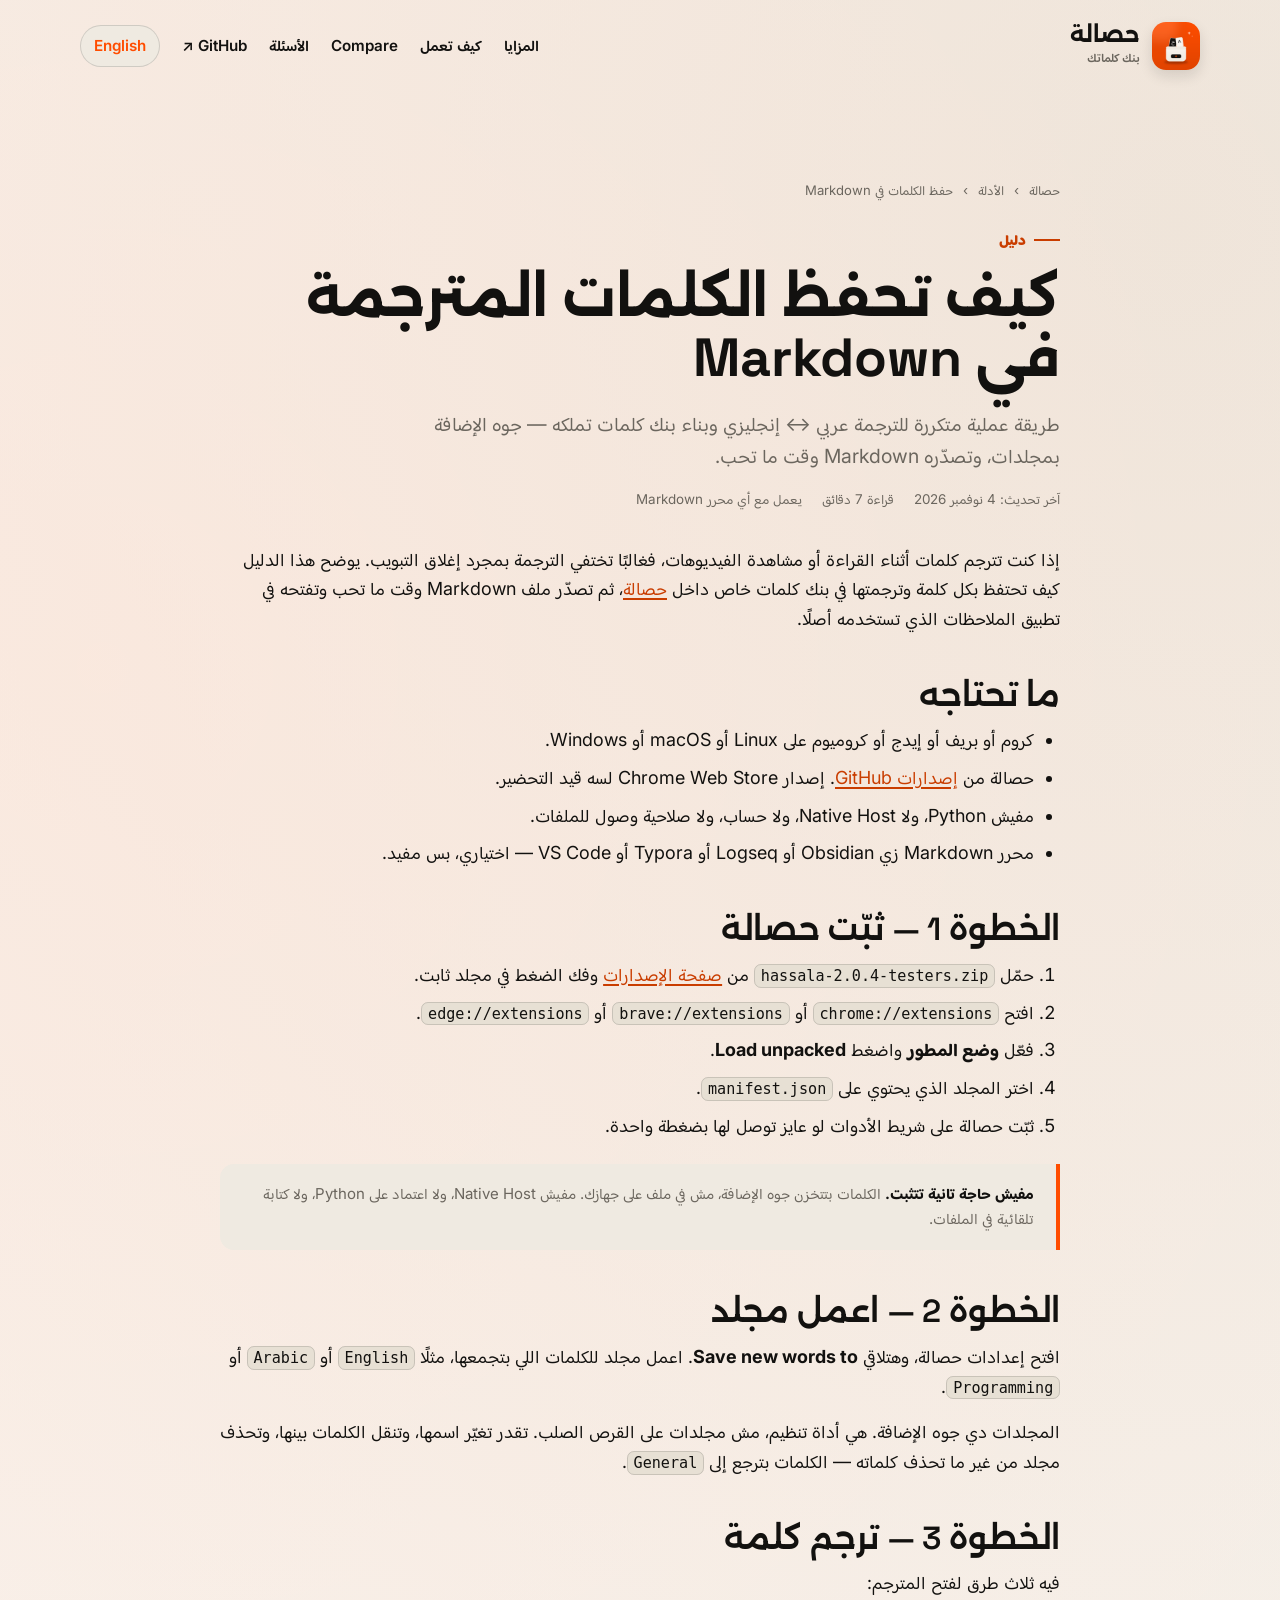
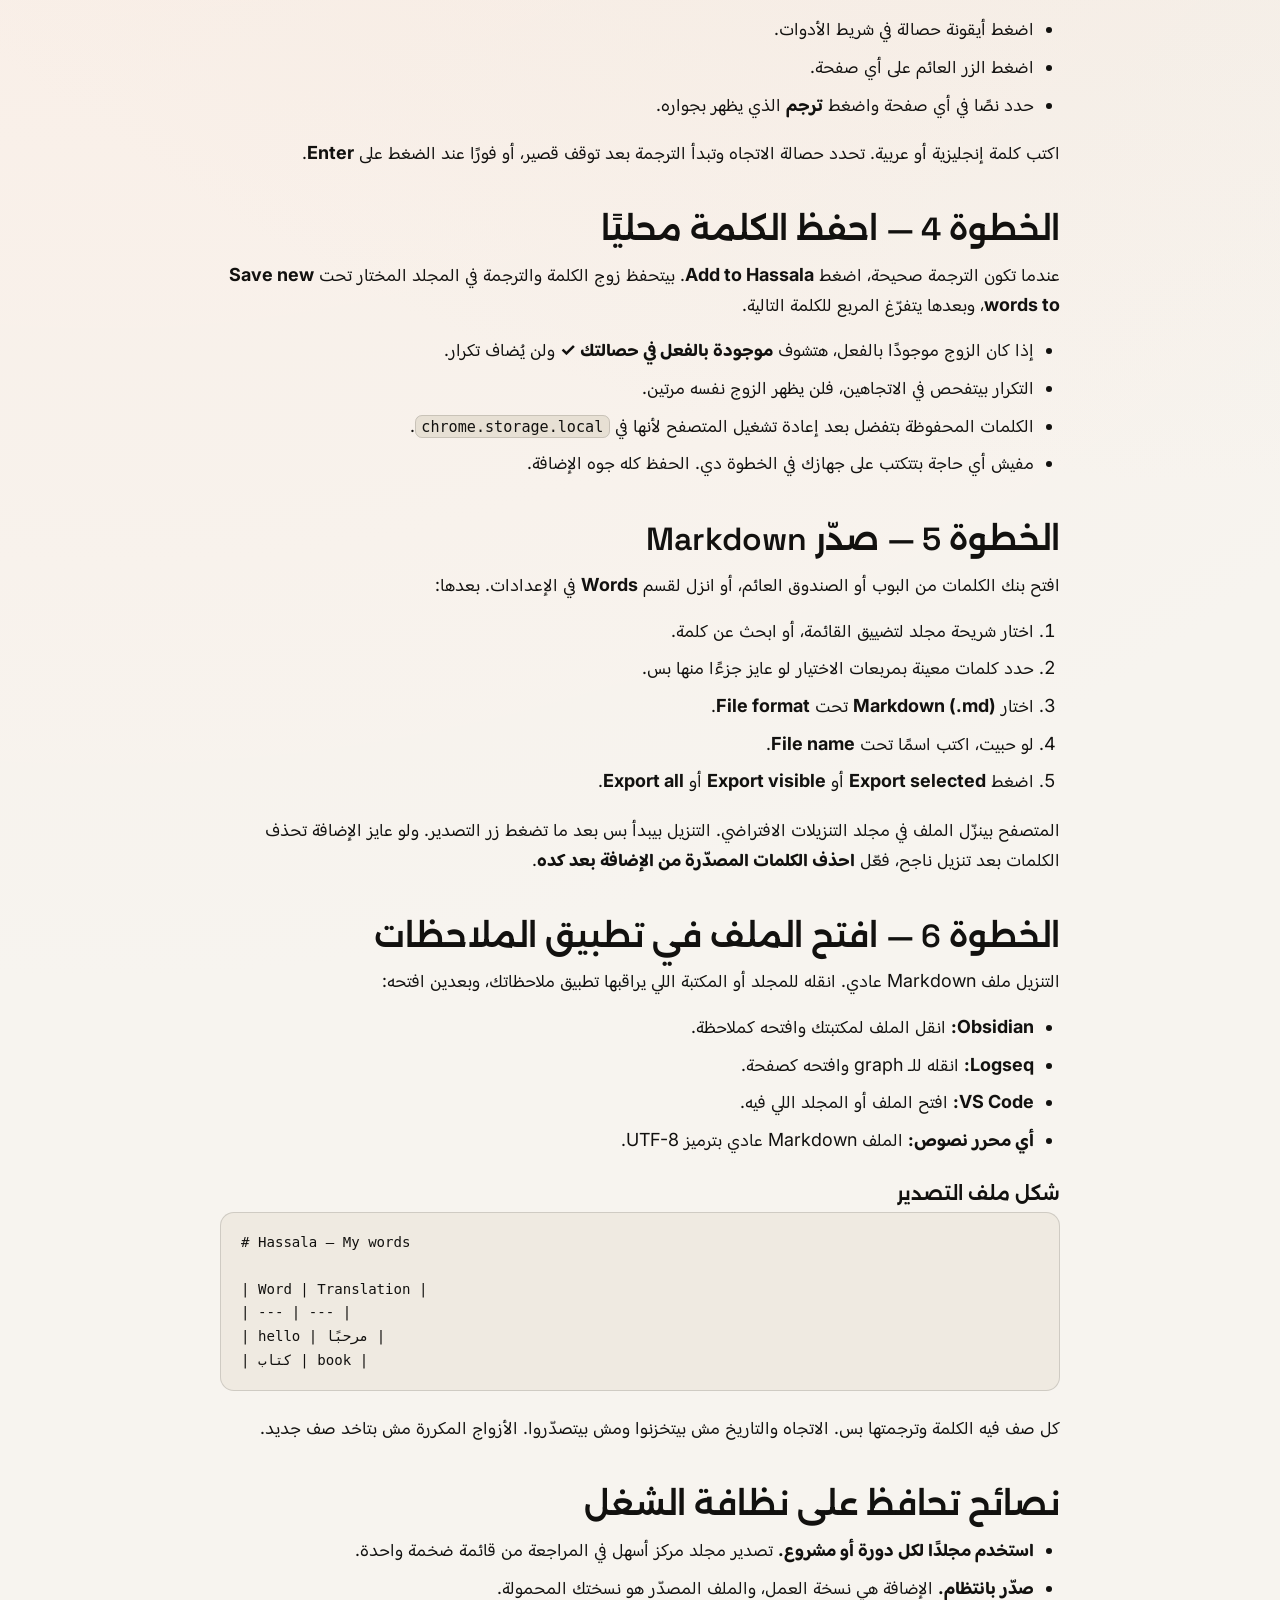
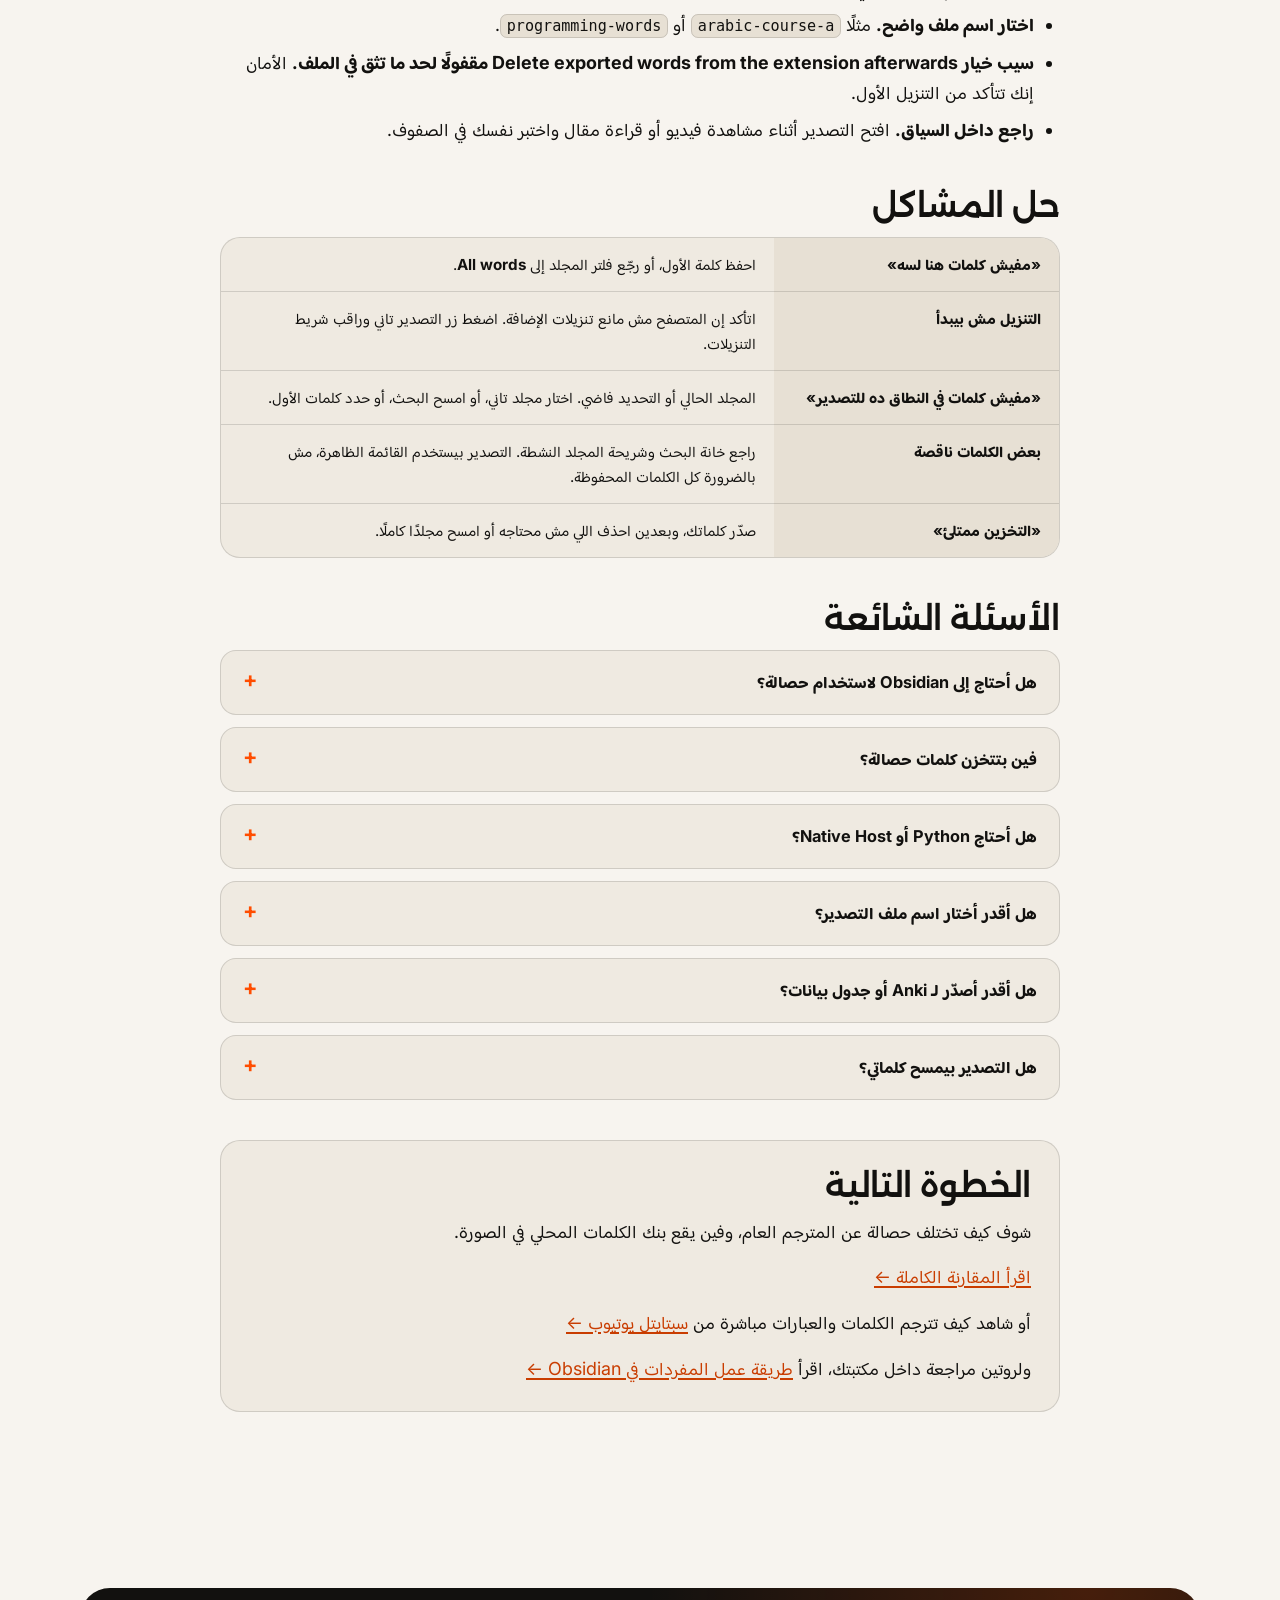
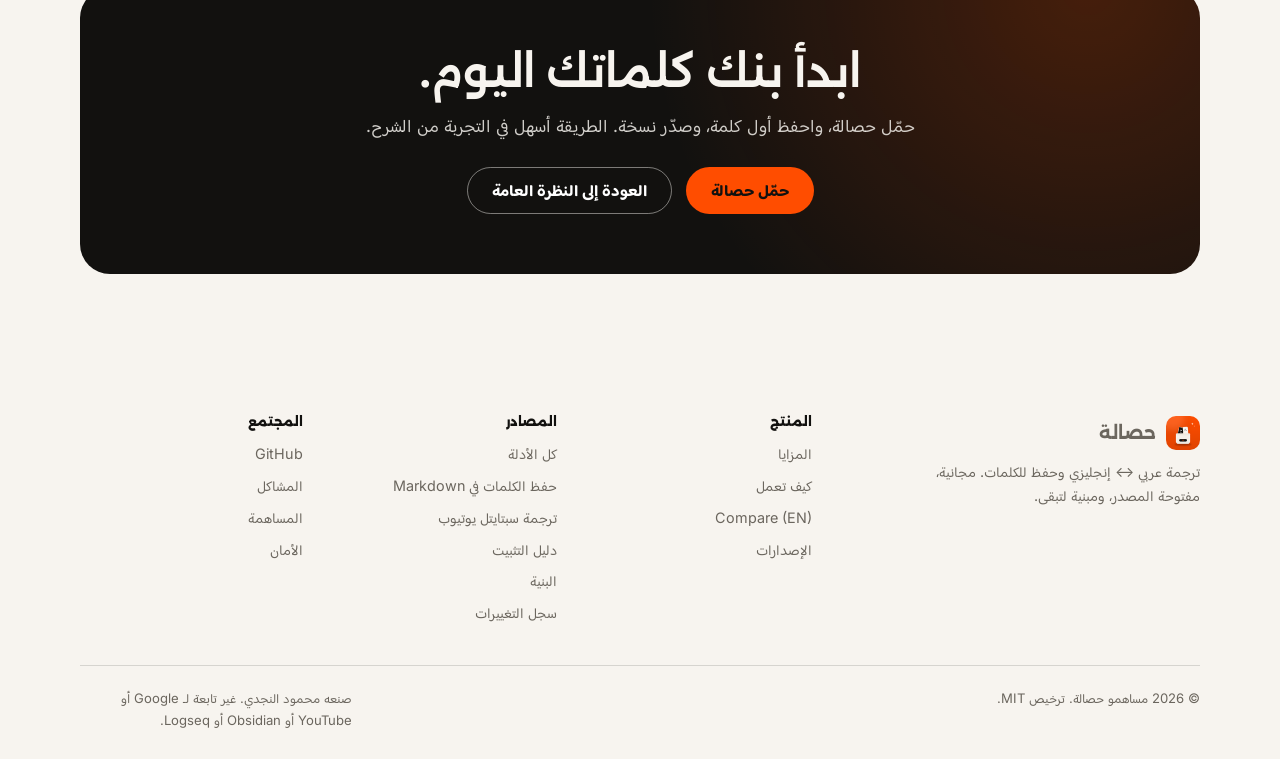
<file: site/ar/guides/save-words-to-markdown/index.html>
<!doctype html>
<html lang="ar" dir="rtl">
<head>
  <meta charset="utf-8">
  <meta name="google-site-verification" content="BxGIGgYgIAEDpfUP1RiTUpCBy_e0Reas2aukQHyE3bI">
  <meta name="viewport" content="width=device-width, initial-scale=1">
  <title>كيف تحفظ الكلمات المترجمة في Markdown (عربي ↔ إنجليزي)</title>
  <meta name="description" content="دليل خطوة بخطوة لترجمة الكلمات عربي ↔ إنجليزي وحفظها في بنك كلمات محلي خاص، ثم تصديرها Markdown باسم ملف تختاره. يعمل مع Obsidian وLogseq وVS Code وأي محرر نصوص.">
  <link rel="canonical" href="https://hassala.nagdista.com/ar/guides/save-words-to-markdown/">
  <link rel="alternate" hreflang="en" href="https://hassala.nagdista.com/guides/save-words-to-markdown/">
  <link rel="alternate" hreflang="ar" href="https://hassala.nagdista.com/ar/guides/save-words-to-markdown/">
  <link rel="alternate" hreflang="x-default" href="https://hassala.nagdista.com/guides/save-words-to-markdown/">
  <meta name="theme-color" content="#ff4d00">
  <meta name="robots" content="index, follow, max-image-preview:large">
  <meta name="author" content="Mahmoud Elnagdy">
  <link rel="author" href="https://nagdista.com/">

  <meta property="og:type" content="article">
  <meta property="og:site_name" content="حصالة — Hassala">
  <meta property="og:title" content="كيف تحفظ الكلمات المترجمة في Markdown">
  <meta property="og:description" content="دليل عملي: احفظ الكلمات في مجلدات محلية جوه الإضافة، وبعدين صدّر Markdown لـ Obsidian أو Logseq أو VS Code.">
  <meta property="og:url" content="https://hassala.nagdista.com/ar/guides/save-words-to-markdown/">
  <meta property="og:image" content="https://hassala.nagdista.com/assets/social-preview-ar.png">
  <meta property="og:image:width" content="1280">
  <meta property="og:image:height" content="640">
  <meta property="og:image:alt" content="حصالة — دليل حفظ الكلمات في Markdown">
  <meta property="og:locale" content="ar_AR">
  <meta property="og:locale:alternate" content="en_US">
  <meta property="article:published_time" content="2026-11-03">
  <meta property="article:modified_time" content="2026-11-04">
  <meta name="twitter:card" content="summary_large_image">
  <meta name="twitter:title" content="كيف تحفظ الكلمات المترجمة في Markdown">
  <meta name="twitter:description" content="حوّل كل كلمة تبحث عنها إلى صف في بنك كلمات محلي، وصدّر Markdown وقت ما تحب.">
  <meta name="twitter:image" content="https://hassala.nagdista.com/assets/social-preview-ar.png">

  <link rel="icon" type="image/png" href="../../../assets/icon128.png">
  <link rel="apple-touch-icon" href="../../../assets/icon192.png">
  <link rel="manifest" href="../../../site.webmanifest">
  <link rel="preload" href="../../../assets/fonts/BalooBhaijaan2-Variable.woff2" as="font" type="font/woff2" crossorigin>
  <link rel="stylesheet" href="../../../assets/style.css">

  <script type="application/ld+json">
{
  "@context": "https://schema.org",
  "@graph": [
    {
      "@type": "Article",
      "@id": "https://hassala.nagdista.com/ar/guides/save-words-to-markdown/#article",
        "author": { "@id": "https://nagdista.com/#person" },
      "headline": "كيف تحفظ الكلمات المترجمة في Markdown (عربي ↔ إنجليزي)",
      "description": "دليل خطوة بخطوة لترجمة الكلمات عربي ↔ إنجليزي وحفظها في بنك كلمات محلي خاص، ثم تصديرها Markdown باستخدام حصالة.",
      "datePublished": "2026-11-03",
      "dateModified": "2026-11-04",
      "inLanguage": "ar",
      "author": {
        "@type": "Organization",
        "name": "Hassala contributors",
        "url": "https://github.com/nagdista-dev/hassala"
      },
      "publisher": {
        "@type": "Organization",
        "name": "Hassala contributors",
        "url": "https://github.com/nagdista-dev/hassala"
      },
      "mainEntityOfPage": "https://hassala.nagdista.com/ar/guides/save-words-to-markdown/",
      "image": "https://hassala.nagdista.com/assets/social-preview-ar.png",
      "about": {
        "@type": "SoftwareApplication",
        "name": "حصالة",
        "alternateName": "Hassala",
        "url": "https://hassala.nagdista.com/ar/",
        "applicationCategory": "EducationalApplication",
        "operatingSystem": "Chrome, Brave, Edge, Chromium"
      }
    },
    {
      "@type": "HowTo",
      "@id": "https://hassala.nagdista.com/ar/guides/save-words-to-markdown/#howto",
      "name": "كيف تحفظ الكلمات المترجمة في Markdown",
      "description": "ثبّت حصالة، واعمل مجلدًا للكلمات، واحفظ كلمة عربية أو إنجليزية، ثم صدّرها Markdown وافتح الملف في تطبيق الملاحظات.",
      "totalTime": "PT8M",
      "tool": [
        {
          "@type": "HowToTool",
          "name": "حصالة"
        },
        {
          "@type": "HowToTool",
          "name": "محرر Markdown (اختياري)"
        }
      ],
      "step": [
        {
          "@type": "HowToStep",
          "position": 1,
          "name": "ثبّت حصالة",
          "text": "حمّل أحدث حزمة من إصدارات GitHub، وفك الضغط، وحمّل الإضافة غير المحزومة في كروم أو بريف أو إيدج أو كروميوم. مفيش Native Host ولا Python.",
          "url": "https://hassala.nagdista.com/ar/guides/save-words-to-markdown/#step-1"
        },
        {
          "@type": "HowToStep",
          "position": 2,
          "name": "اعمل مجلد",
          "text": "افتح الإعدادات واعمل مجلد للكلمات اللي بتجمعها، زي English أو Arabic أو Programming. المجلدات جوه الإضافة، مش على جهازك.",
          "url": "https://hassala.nagdista.com/ar/guides/save-words-to-markdown/#step-2"
        },
        {
          "@type": "HowToStep",
          "position": 3,
          "name": "ترجم كلمة",
          "text": "افتح البوب أو الصندوق العائم، أو حدد نصًا في أي صفحة. اكتب كلمة عربية أو إنجليزية وانتظر الترجمة التلقائية.",
          "url": "https://hassala.nagdista.com/ar/guides/save-words-to-markdown/#step-3"
        },
        {
          "@type": "HowToStep",
          "position": 4,
          "name": "احفظ الكلمة محليًا",
          "text": "اضغط Add to Hassala. الكلمة والترجمة بيتحفظوا في المجلد المختار جوه chrome.storage.local، والتكرار بيتخطى.",
          "url": "https://hassala.nagdista.com/ar/guides/save-words-to-markdown/#step-4"
        },
        {
          "@type": "HowToStep",
          "position": 5,
          "name": "صدّر Markdown",
          "text": "افتح Words، اختار Markdown، ولو حبيت اكتب File name، وبعدين اضغط Export selected أو Export visible أو Export all. المتصفح بينزّل الملف بعد الضغط بس.",
          "url": "https://hassala.nagdista.com/ar/guides/save-words-to-markdown/#step-5"
        },
        {
          "@type": "HowToStep",
          "position": 6,
          "name": "افتح الملف في تطبيق الملاحظات",
          "text": "افتح ملف Markdown اللي اتنزّل في Obsidian أو Logseq أو VS Code أو أي محرر نصوص. انقله لمكتبتك أو مجلد ملاحظاتك لو حابب تحتفظ بيه هناك.",
          "url": "https://hassala.nagdista.com/ar/guides/save-words-to-markdown/#step-6"
        }
      ]
    },
    {
      "@type": "BreadcrumbList",
      "itemListElement": [
        {
          "@type": "ListItem",
          "position": 1,
          "name": "حصالة",
          "item": "https://hassala.nagdista.com/ar/"
        },
        {
          "@type": "ListItem",
          "position": 2,
          "name": "حفظ الكلمات في Markdown",
          "item": "https://hassala.nagdista.com/ar/guides/save-words-to-markdown/"
        }
      ]
    },
    {
      "@type": "FAQPage",
      "@id": "https://hassala.nagdista.com/ar/guides/save-words-to-markdown/#faq",
      "mainEntity": [
        {
          "@type": "Question",
          "name": "هل أحتاج إلى Obsidian لاستخدام حصالة؟",
          "acceptedAnswer": {
            "@type": "Answer",
            "text": "لا. حصالة بتصدّر Markdown عادي. تقدر تفتح الملف في Obsidian أو Logseq أو Typora أو VS Code أو أي محرر نصوص. Obsidian اختياري."
          }
        },
        {
          "@type": "Question",
          "name": "فين بتتخزن كلمات حصالة؟",
          "acceptedAnswer": {
            "@type": "Answer",
            "text": "الكلمات المحفوظة في chrome.storage.local جوه الإضافة، ومتنظمة في مجلدات. حصالة مش بتكتب على جهازك تلقائيًا. لما تصدّر، المتصفح بينزّل نسخة في مجلد التنزيلات."
          }
        },
        {
          "@type": "Question",
          "name": "هل أحتاج Python أو Native Host؟",
          "acceptedAnswer": {
            "@type": "Answer",
            "text": "لا. حصالة بتخزن الكلمات في تخزين الإضافة وبتصدّر من خلال تنزيل عادي في المتصفح. مفيش Native Host ولا Python ولا صلاحية وصول للملفات."
          }
        },
        {
          "@type": "Question",
          "name": "هل أقدر أختار اسم ملف التصدير؟",
          "acceptedAnswer": {
            "@type": "Answer",
            "text": "أيوه. اكتب اسم في خانة File name قبل التصدير. حصالة بتضيف الامتداد الصحيح، ولو الخانة فاضية بتستخدم اسم بتاريخ."
          }
        },
        {
          "@type": "Question",
          "name": "هل أقدر أصدّر لـ Anki أو جدول بيانات؟",
          "acceptedAnswer": {
            "@type": "Answer",
            "text": "أيوه. صدّر CSV لجداول البيانات أو استيراد Anki، أو JSON للسكربتات والنسخ الاحتياطي، أو Markdown للملاحظات. مفيش تصدير .apkg مباشر لسه."
          }
        },
        {
          "@type": "Question",
          "name": "هل التصدير بيمسح كلماتي؟",
          "acceptedAnswer": {
            "@type": "Answer",
            "text": "بس لو فعّلت حذف الكلمات المصدّرة من الإضافة بعد كده. غير كده الكلمات بتفضل في الإضافة وتقدر تصدّرها تاني."
          }
        }
      ]
    }
  ]
}
  </script>
</head>
<body>
  <a class="skip-link" href="#main">انتقل إلى المحتوى</a>

  <header class="site-header">
    <div class="wrap">
      <a class="brand" href="../../../" aria-label="حصالة — الصفحة الرئيسية">
        <img src="../../../assets/icon128.png" width="48" height="48" alt="">
        <span class="brand-text">
          <strong>حصالة</strong>
          <span class="brand-sub">بنك كلماتك</span>
        </span>
      </a>
      <nav class="site-nav" aria-label="التنقل الرئيسي">
        <a href="../../../#features">المزايا</a>
        <a href="../../../#how-it-works">كيف تعمل</a>
        <a href="../../../compare/" hreflang="en" lang="en">Compare</a>
        <a href="../../../#faq">الأسئلة</a>
        <a href="https://github.com/nagdista-dev/hassala" rel="noopener">GitHub ↗</a>
        <a class="lang-switch" href="../../../guides/save-words-to-markdown/" lang="en" hreflang="en">English</a>
      </nav>
    </div>
  </header>

  <main id="main">
    <section class="section wrap" aria-labelledby="article-title">
      <div class="breadcrumbs" aria-label="مسار التنقل">
        <a href="../../../">حصالة</a>
        <span aria-hidden="true">›</span>
        <a href="../">الأدلة</a>
        <span aria-hidden="true">›</span>
        <span>حفظ الكلمات في Markdown</span>
      </div>

      <div class="article-header">
        <p class="eyebrow">دليل</p>
        <h1 id="article-title">كيف تحفظ الكلمات المترجمة في Markdown</h1>
        <p class="lead">
          طريقة عملية متكررة للترجمة عربي ↔ إنجليزي وبناء بنك كلمات تملكه —
          جوه الإضافة بمجلدات، وتصدّره Markdown وقت ما تحب.
        </p>
        <div class="article-meta">
          <span>آخر تحديث: 4 نوفمبر 2026</span>
          <span>قراءة 7 دقائق</span>
          <span>يعمل مع أي محرر Markdown</span>
        </div>
      </div>

      <article class="article">
        <p>
          إذا كنت تترجم كلمات أثناء القراءة أو مشاهدة الفيديوهات، فغالبًا تختفي
          الترجمة بمجرد إغلاق التبويب. يوضح هذا الدليل كيف تحتفظ بكل كلمة
          وترجمتها في بنك كلمات خاص داخل <a href="../../../">حصالة</a>، ثم
          تصدّر ملف Markdown وقت ما تحب وتفتحه في تطبيق الملاحظات الذي تستخدمه
          أصلًا.
        </p>

        <h2>ما تحتاجه</h2>
        <ul>
          <li>كروم أو بريف أو إيدج أو كروميوم على Linux أو macOS أو Windows.</li>
          <li>
            حصالة من
            <a href="https://github.com/nagdista-dev/hassala/releases/latest" rel="noopener">إصدارات GitHub</a>.
            إصدار Chrome Web Store لسه قيد التحضير.
          </li>
          <li>مفيش Python، ولا Native Host، ولا حساب، ولا صلاحية وصول للملفات.</li>
          <li>محرر Markdown زي Obsidian أو Logseq أو Typora أو VS Code — اختياري، بس مفيد.</li>
        </ul>

        <h2 id="step-1">الخطوة 1 — ثبّت حصالة</h2>
        <ol>
          <li>
            حمّل <code>hassala-2.0.4-testers.zip</code> من
            <a href="https://github.com/nagdista-dev/hassala/releases/latest" rel="noopener">صفحة الإصدارات</a>
            وفك الضغط في مجلد ثابت.
          </li>
          <li>افتح <code>chrome://extensions</code> أو <code>brave://extensions</code> أو <code>edge://extensions</code>.</li>
          <li>فعّل <strong>وضع المطور</strong> واضغط <strong>Load unpacked</strong>.</li>
          <li>اختر المجلد الذي يحتوي على <code>manifest.json</code>.</li>
          <li>ثبّت حصالة على شريط الأدوات لو عايز توصل لها بضغطة واحدة.</li>
        </ol>

        <div class="note">
          <strong>مفيش حاجة تانية تتثبت.</strong> الكلمات بتتخزن جوه الإضافة،
          مش في ملف على جهازك. مفيش Native Host، ولا اعتماد على Python، ولا
          كتابة تلقائية في الملفات.
        </div>

        <h2 id="step-2">الخطوة 2 — اعمل مجلد</h2>
        <p>
          افتح إعدادات حصالة، وهتلاقي <strong>Save new words to</strong>.
          اعمل مجلد للكلمات اللي بتجمعها، مثلًا <code>English</code> أو
          <code>Arabic</code> أو <code>Programming</code>.
        </p>
        <p>
          المجلدات دي جوه الإضافة. هي أداة تنظيم، مش مجلدات على القرص الصلب.
          تقدر تغيّر اسمها، وتنقل الكلمات بينها، وتحذف مجلد من غير ما تحذف
          كلماته — الكلمات بترجع إلى <code>General</code>.
        </p>

        <h2 id="step-3">الخطوة 3 — ترجم كلمة</h2>
        <p>فيه ثلاث طرق لفتح المترجم:</p>
        <ul>
          <li>اضغط أيقونة حصالة في شريط الأدوات.</li>
          <li>اضغط الزر العائم على أي صفحة.</li>
          <li>حدد نصًا في أي صفحة واضغط <strong>ترجم</strong> الذي يظهر بجواره.</li>
        </ul>
        <p>
          اكتب كلمة إنجليزية أو عربية. تحدد حصالة الاتجاه وتبدأ الترجمة بعد
          توقف قصير، أو فورًا عند الضغط على <strong>Enter</strong>.
        </p>

        <h2 id="step-4">الخطوة 4 — احفظ الكلمة محليًا</h2>
        <p>
          عندما تكون الترجمة صحيحة، اضغط <strong>Add to Hassala</strong>. بيتحفظ
          زوج الكلمة والترجمة في المجلد المختار تحت
          <strong>Save new words to</strong>، وبعدها يتفرّغ المربع للكلمة
          التالية.
        </p>
        <ul>
          <li>إذا كان الزوج موجودًا بالفعل، هتشوف <strong>موجودة بالفعل في حصالتك ✓</strong> ولن يُضاف تكرار.</li>
          <li>التكرار بيتفحص في الاتجاهين، فلن يظهر الزوج نفسه مرتين.</li>
          <li>الكلمات المحفوظة بتفضل بعد إعادة تشغيل المتصفح لأنها في <code>chrome.storage.local</code>.</li>
          <li>مفيش أي حاجة بتتكتب على جهازك في الخطوة دي. الحفظ كله جوه الإضافة.</li>
        </ul>

        <h2 id="step-5">الخطوة 5 — صدّر Markdown</h2>
        <p>
          افتح بنك الكلمات من البوب أو الصندوق العائم، أو انزل لقسم
          <strong>Words</strong> في الإعدادات. بعدها:
        </p>
        <ol>
          <li>اختار شريحة مجلد لتضييق القائمة، أو ابحث عن كلمة.</li>
          <li>حدد كلمات معينة بمربعات الاختيار لو عايز جزءًا منها بس.</li>
          <li>اختار <strong>Markdown (.md)</strong> تحت <strong>File format</strong>.</li>
          <li>لو حبيت، اكتب اسمًا تحت <strong>File name</strong>.</li>
          <li>اضغط <strong>Export selected</strong> أو <strong>Export visible</strong> أو <strong>Export all</strong>.</li>
        </ol>
        <p>
          المتصفح بينزّل الملف في مجلد التنزيلات الافتراضي. التنزيل بيبدأ بس
          بعد ما تضغط زر التصدير. ولو عايز الإضافة تحذف الكلمات بعد تنزيل
          ناجح، فعّل <strong>احذف الكلمات المصدّرة من الإضافة بعد كده</strong>.
        </p>

        <h2 id="step-6">الخطوة 6 — افتح الملف في تطبيق الملاحظات</h2>
        <p>
          التنزيل ملف Markdown عادي. انقله للمجلد أو المكتبة اللي يراقبها تطبيق
          ملاحظاتك، وبعدين افتحه:
        </p>
        <ul>
          <li><strong>Obsidian:</strong> انقل الملف لمكتبتك وافتحه كملاحظة.</li>
          <li><strong>Logseq:</strong> انقله للـ graph وافتحه كصفحة.</li>
          <li><strong>VS Code:</strong> افتح الملف أو المجلد اللي فيه.</li>
          <li><strong>أي محرر نصوص:</strong> الملف Markdown عادي بترميز UTF-8.</li>
        </ul>

        <h3>شكل ملف التصدير</h3>
        <pre><code># Hassala — My words

| Word | Translation |
| --- | --- |
| hello | مرحبًا |
| كتاب | book |</code></pre>
        <p>
          كل صف فيه الكلمة وترجمتها بس. الاتجاه والتاريخ مش بيتخزنوا ومش
          بيتصدّروا. الأزواج المكررة مش بتاخد صف جديد.
        </p>

        <h2>نصائح تحافظ على نظافة الشغل</h2>
        <ul>
          <li><strong>استخدم مجلدًا لكل دورة أو مشروع.</strong> تصدير مجلد مركز أسهل في المراجعة من قائمة ضخمة واحدة.</li>
          <li><strong>صدّر بانتظام.</strong> الإضافة هي نسخة العمل، والملف المصدّر هو نسختك المحمولة.</li>
          <li><strong>اختار اسم ملف واضح.</strong> مثلًا <code>arabic-course-a</code> أو <code>programming-words</code>.</li>
          <li><strong>سيب خيار Delete exported words from the extension afterwards مقفولًا لحد ما تثق في الملف.</strong> الأمان إنك تتأكد من التنزيل الأول.</li>
          <li><strong>راجع داخل السياق.</strong> افتح التصدير أثناء مشاهدة فيديو أو قراءة مقال واختبر نفسك في الصفوف.</li>
        </ul>

        <h2>حل المشاكل</h2>
        <table class="fact-table">
          <tbody>
            <tr><th scope="row">«مفيش كلمات هنا لسه»</th><td>احفظ كلمة الأول، أو رجّع فلتر المجلد إلى <strong>All words</strong>.</td></tr>
            <tr><th scope="row">التنزيل مش بيبدأ</th><td>اتأكد إن المتصفح مش مانع تنزيلات الإضافة. اضغط زر التصدير تاني وراقب شريط التنزيلات.</td></tr>
            <tr><th scope="row">«مفيش كلمات في النطاق ده للتصدير»</th><td>المجلد الحالي أو التحديد فاضي. اختار مجلد تاني، أو امسح البحث، أو حدد كلمات الأول.</td></tr>
            <tr><th scope="row">بعض الكلمات ناقصة</th><td>راجع خانة البحث وشريحة المجلد النشطة. التصدير بيستخدم القائمة الظاهرة، مش بالضرورة كل الكلمات المحفوظة.</td></tr>
            <tr><th scope="row">«التخزين ممتلئ»</th><td>صدّر كلماتك، وبعدين احذف اللي مش محتاجه أو امسح مجلدًا كاملًا.</td></tr>
          </tbody>
        </table>

        <h2>الأسئلة الشائعة</h2>
        <div class="faq">
          <details class="faq-item">
            <summary>هل أحتاج إلى Obsidian لاستخدام حصالة؟</summary>
            <p>
              لا. حصالة بتصدّر Markdown عادي. تقدر تفتحه في Obsidian أو Logseq
              أو Typora أو VS Code أو أي محرر نصوص. Obsidian اختياري.
            </p>
          </details>
          <details class="faq-item">
            <summary>فين بتتخزن كلمات حصالة؟</summary>
            <p>
              الكلمات المحفوظة في <code>chrome.storage.local</code> جوه الإضافة،
              ومتنظمة في مجلدات. حصالة مش بتكتب على جهازك تلقائيًا. لما تصدّر،
              المتصفح بينزّل نسخة في مجلد التنزيلات.
            </p>
          </details>
          <details class="faq-item">
            <summary>هل أحتاج Python أو Native Host؟</summary>
            <p>
              لا. حصالة بتخزن الكلمات في تخزين الإضافة وبتصدّر من خلال تنزيل
              عادي في المتصفح. مفيش Native Host ولا Python ولا صلاحية وصول
              للملفات.
            </p>
          </details>
          <details class="faq-item">
            <summary>هل أقدر أختار اسم ملف التصدير؟</summary>
            <p>
              أيوه. اكتب اسم في خانة <strong>File name</strong> قبل التصدير.
              حصالة بتضيف الامتداد الصحيح، ولو الخانة فاضية بتستخدم اسم بتاريخ.
            </p>
          </details>
          <details class="faq-item">
            <summary>هل أقدر أصدّر لـ Anki أو جدول بيانات؟</summary>
            <p>
              أيوه. صدّر CSV لجداول البيانات أو استيراد Anki، أو JSON
              للسكربتات والنسخ الاحتياطي، أو Markdown للملاحظات. مفيش تصدير
              <code>.apkg</code> مباشر لسه.
            </p>
          </details>
          <details class="faq-item">
            <summary>هل التصدير بيمسح كلماتي؟</summary>
            <p>
              بس لو فعّلت <strong>احذف الكلمات المصدّرة من الإضافة بعد
              كده</strong>. غير كده الكلمات بتفضل في الإضافة وتقدر تصدّرها تاني.
            </p>
          </details>
        </div>

        <div class="next-step">
          <h2>الخطوة التالية</h2>
          <p>
            شوف كيف تختلف حصالة عن المترجم العام، وفين يقع بنك الكلمات المحلي
            في الصورة.
          </p>
          <p><a href="../../../ar/compare/">اقرأ المقارنة الكاملة ←</a></p>
          <p>
            أو شاهد كيف تترجم الكلمات والعبارات مباشرة من
            <a href="../translate-youtube-subtitles/">سبتايتل يوتيوب ←</a>
          </p>
          <p>
            ولروتين مراجعة داخل مكتبتك، اقرأ
            <a href="../obsidian-vocabulary-workflow/">طريقة عمل المفردات في Obsidian ←</a>
          </p>
        </div>
      </article>
    </section>

    <section class="section">
      <div class="wrap">
        <div class="cta-band">
          <h2>ابدأ بنك كلماتك اليوم.</h2>
          <p>
            حمّل حصالة، واحفظ أول كلمة، وصدّر نسخة. الطريقة أسهل في التجربة
            من الشرح.
          </p>
          <div class="hero-actions">
            <a class="button" href="https://github.com/nagdista-dev/hassala/releases/latest" rel="noopener">
              حمّل حصالة
            </a>
            <a class="button ghost-light" href="../../../">العودة إلى النظرة العامة</a>
          </div>
        </div>
      </div>
    </section>
  </main>

  <footer class="site-footer">
    <div class="wrap">
      <div class="footer-grid">
        <div>
          <a class="footer-brand" href="../../../">
            <img src="../../../assets/icon128.png" width="34" height="34" alt="">
            حصالة
          </a>
          <p>ترجمة عربي ↔ إنجليزي وحفظ للكلمات. مجانية، مفتوحة المصدر، ومبنية لتبقى.</p>
        </div>
        <div>
          <h2>المنتج</h2>
          <ul>
            <li><a href="../../../#features">المزايا</a></li>
            <li><a href="../../../#how-it-works">كيف تعمل</a></li>
            <li><a href="../../../compare/" hreflang="en" lang="en">Compare (EN)</a></li>
            <li><a href="https://github.com/nagdista-dev/hassala/releases" rel="noopener">الإصدارات</a></li>
          </ul>
        </div>
        <div>
          <h2>المصادر</h2>
          <ul>
            <li><a href="../">كل الأدلة</a></li>
            <li><a href="./">حفظ الكلمات في Markdown</a></li>
            <li><a href="../translate-youtube-subtitles/">ترجمة سبتايتل يوتيوب</a></li>
            <li><a href="https://github.com/nagdista-dev/hassala/blob/main/docs/INSTALL.md" rel="noopener">دليل التثبيت</a></li>
            <li><a href="https://github.com/nagdista-dev/hassala/blob/main/docs/ARCHITECTURE.md" rel="noopener">البنية</a></li>
            <li><a href="https://github.com/nagdista-dev/hassala/blob/main/CHANGELOG.md" rel="noopener">سجل التغييرات</a></li>
          </ul>
        </div>
        <div>
          <h2>المجتمع</h2>
          <ul>
            <li><a href="https://github.com/nagdista-dev/hassala" rel="noopener">GitHub</a></li>
            <li><a href="https://github.com/nagdista-dev/hassala/issues" rel="noopener">المشاكل</a></li>
            <li><a href="https://github.com/nagdista-dev/hassala/blob/main/CONTRIBUTING.md" rel="noopener">المساهمة</a></li>
            <li><a href="https://github.com/nagdista-dev/hassala/security/policy" rel="noopener">الأمان</a></li>
          </ul>
        </div>
      </div>
      <div class="footer-bottom">
        <p>© 2026 مساهمو حصالة. ترخيص MIT.</p>
        <p>صنعه <a href="https://nagdista.com/ar/">محمود النجدي</a>. غير تابعة لـ Google أو YouTube أو Obsidian أو Logseq.</p>
      </div>
    </div>
  </footer>
</body>
</html>
</file>
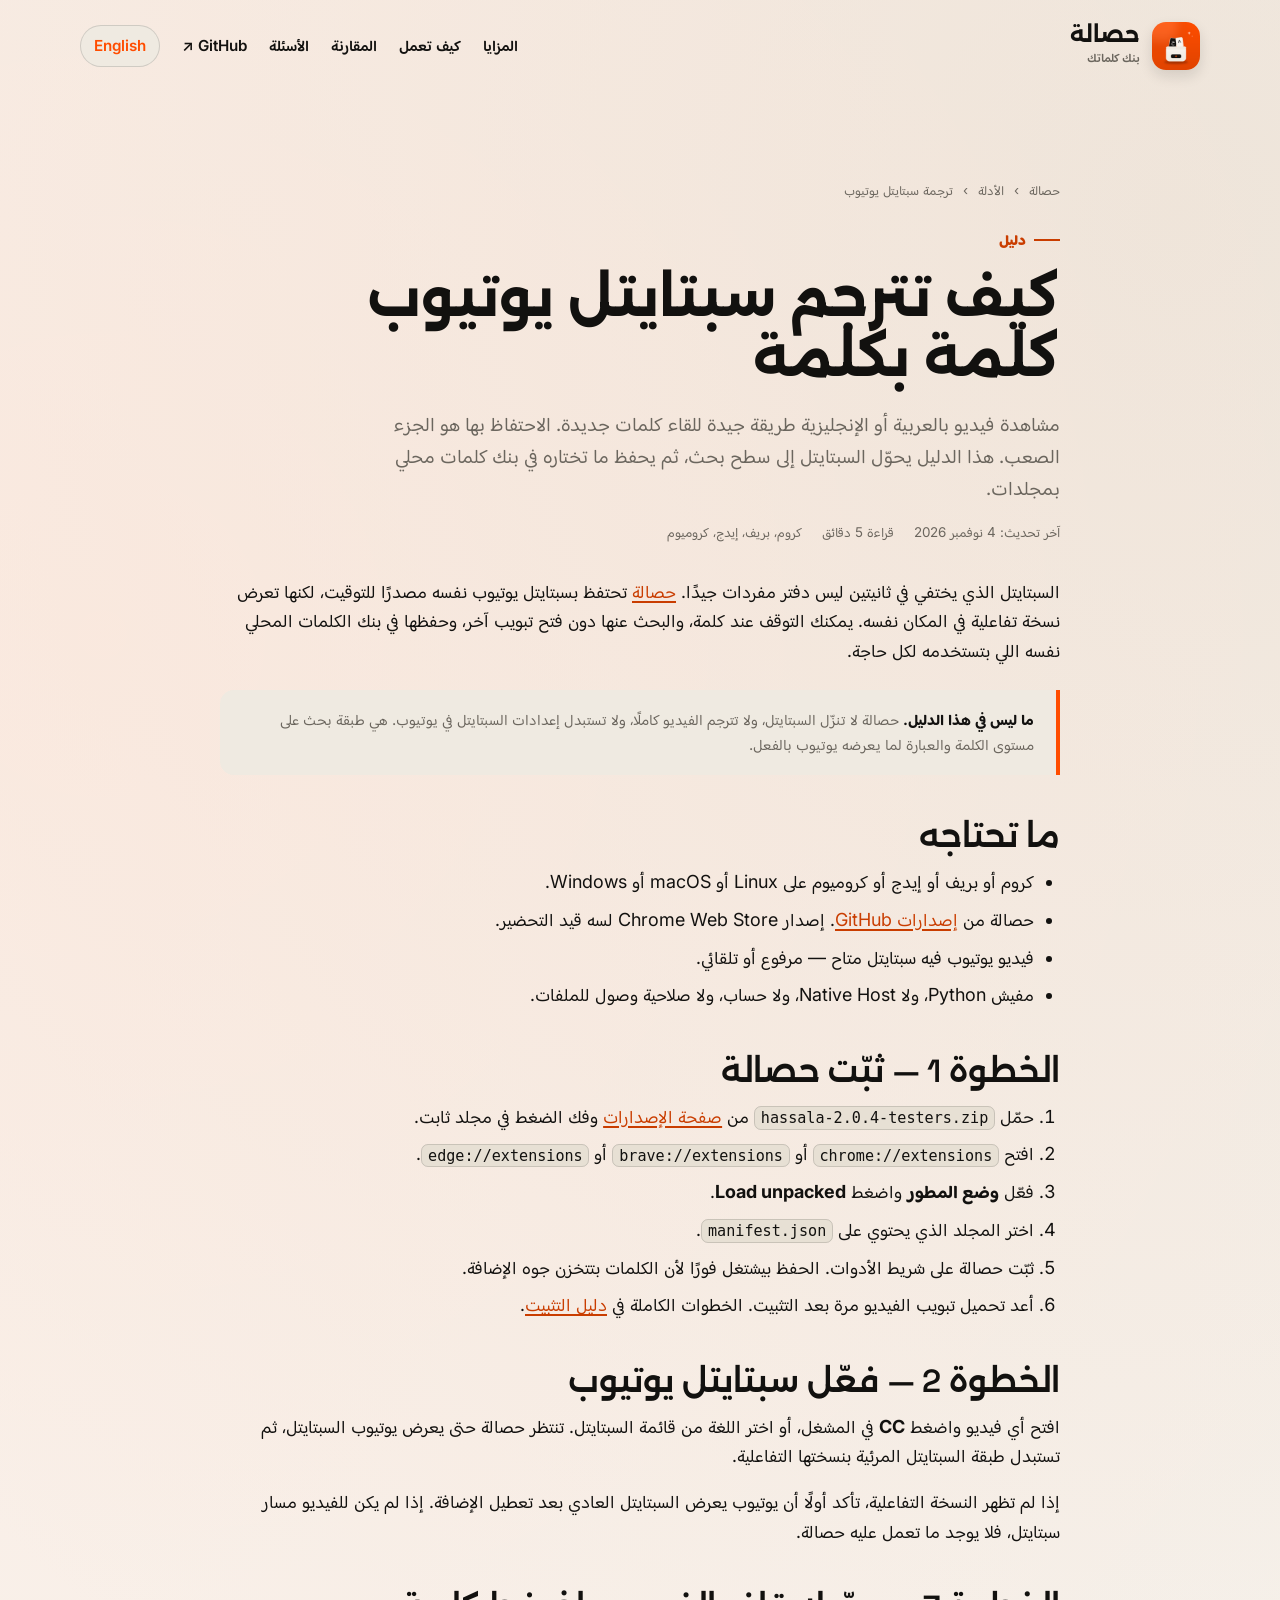
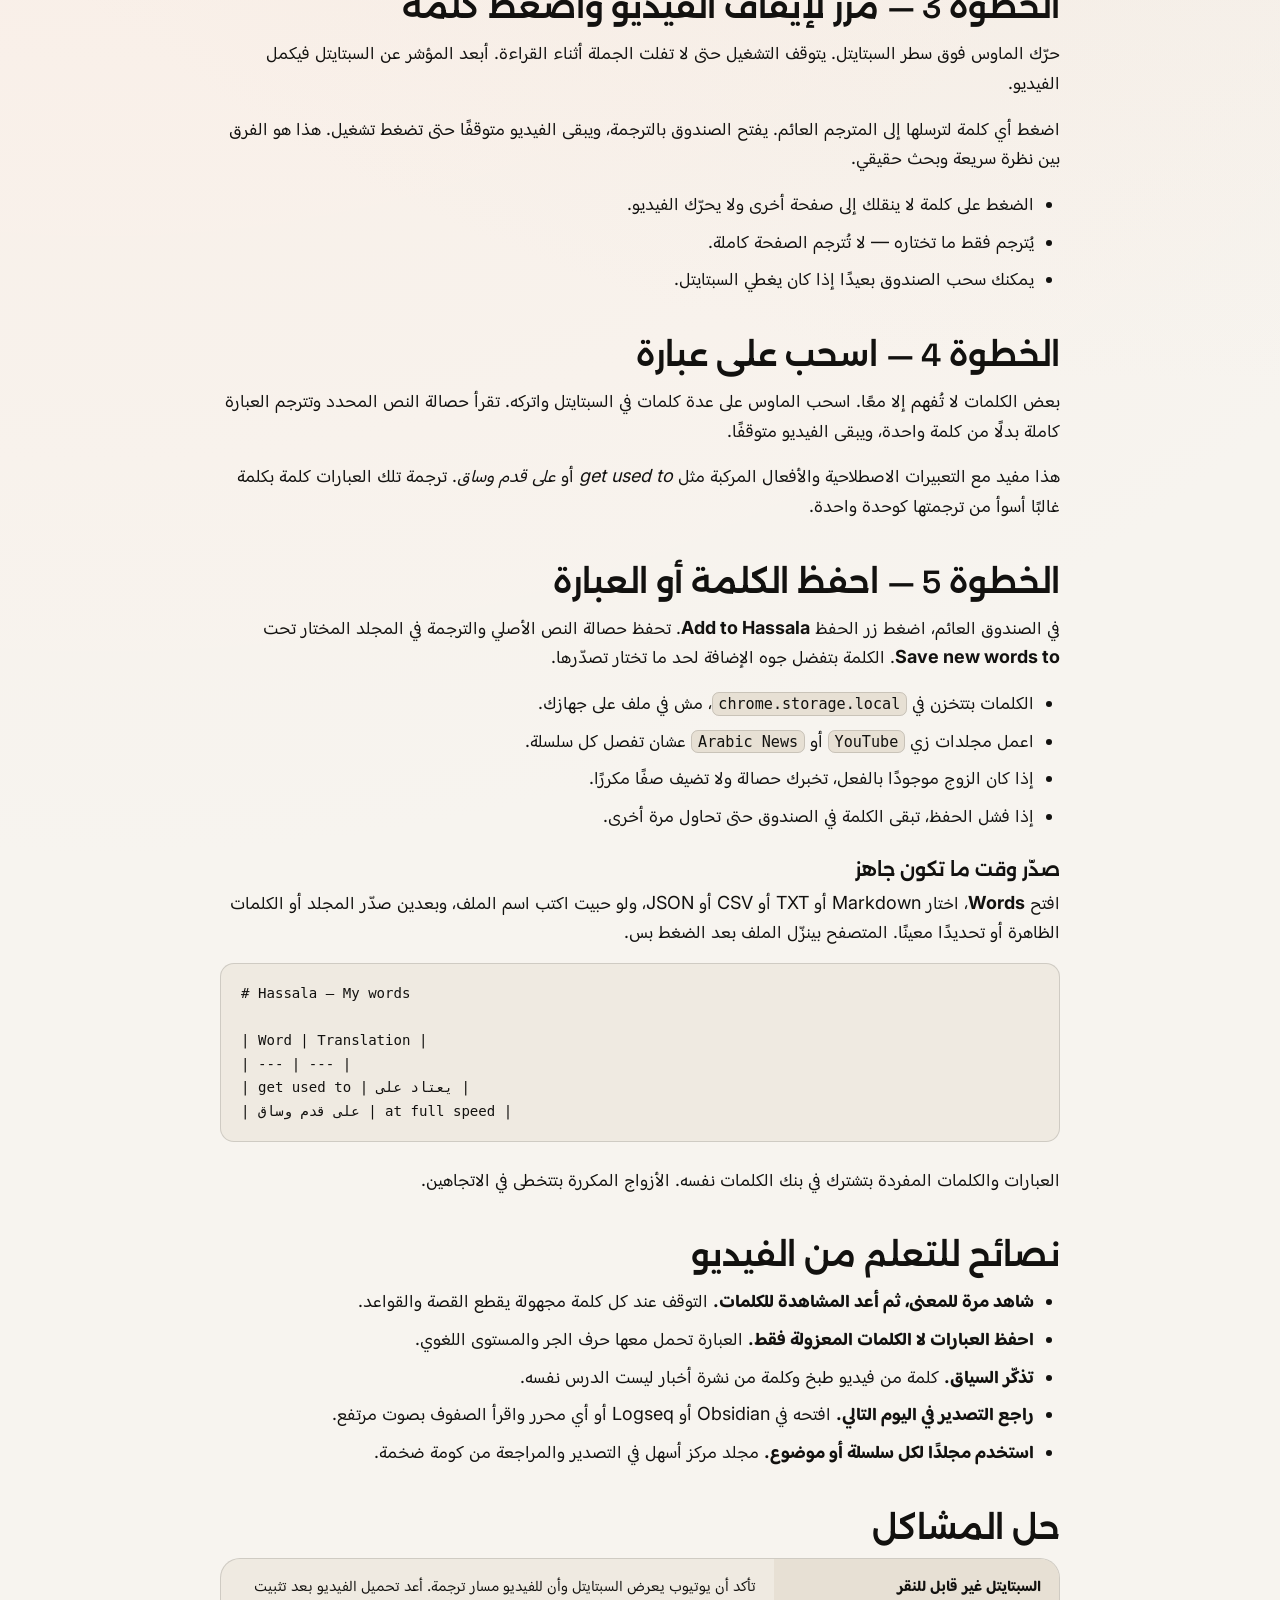
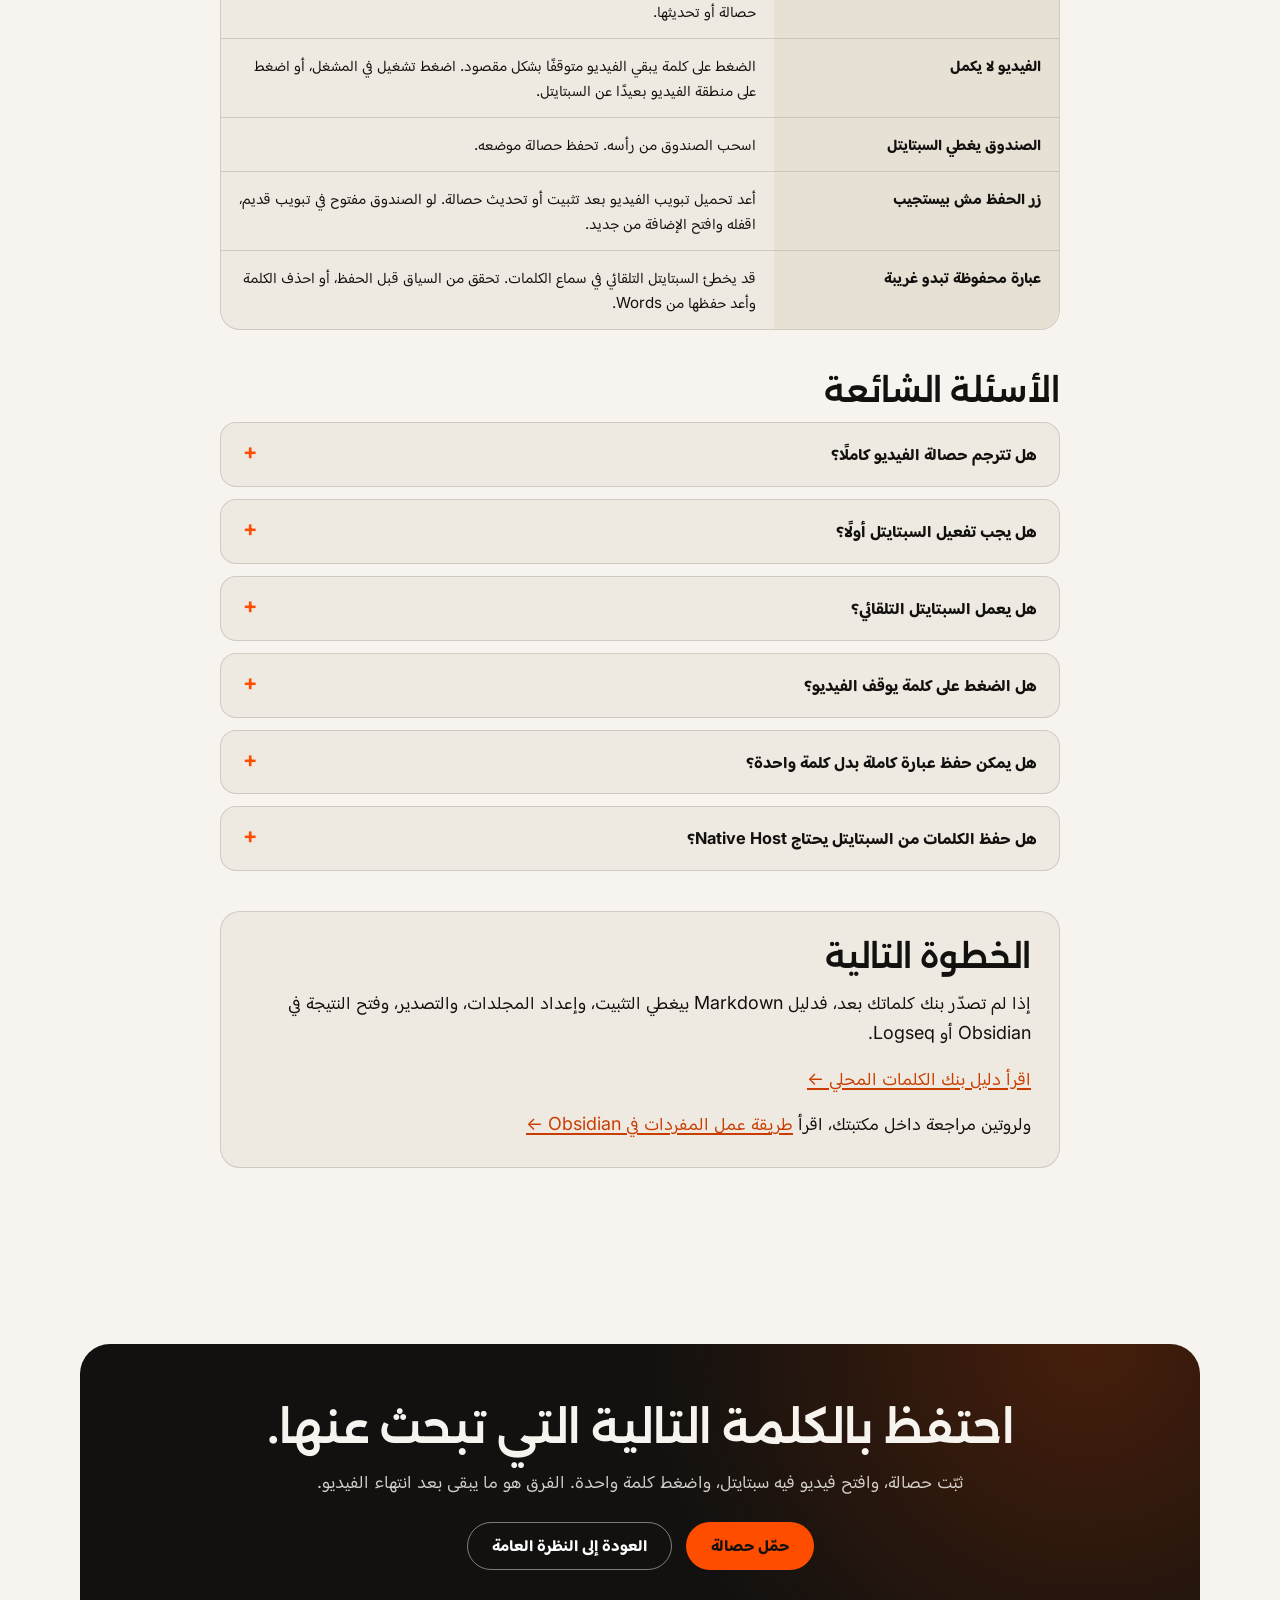
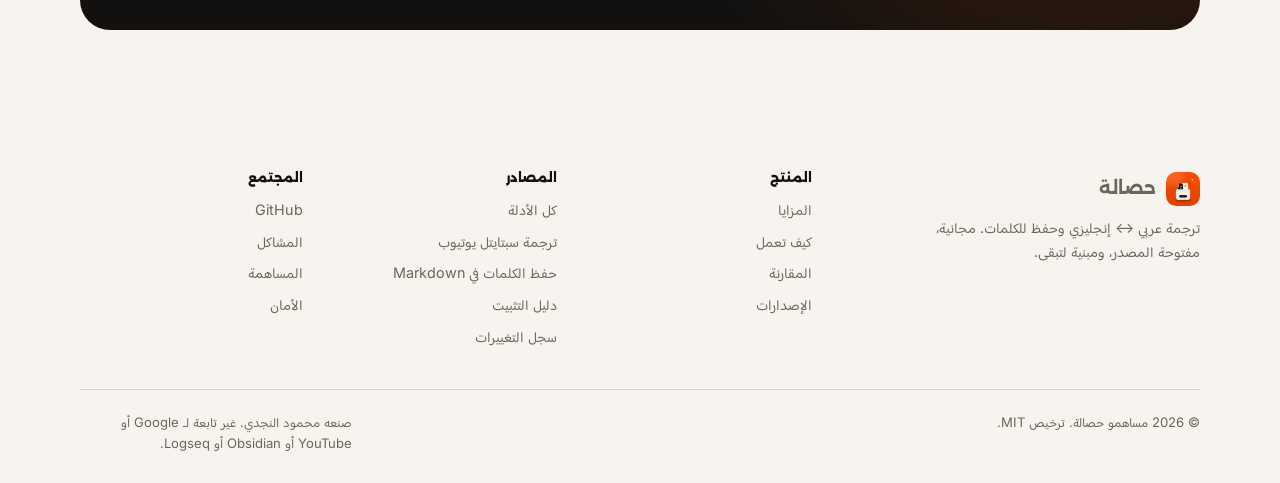
<file: site/ar/guides/translate-youtube-subtitles/index.html>
<!doctype html>
<html lang="ar" dir="rtl">
<head>
  <meta charset="utf-8">
  <meta name="google-site-verification" content="BxGIGgYgIAEDpfUP1RiTUpCBy_e0Reas2aukQHyE3bI">
  <meta name="viewport" content="width=device-width, initial-scale=1">
  <title>كيف تترجم سبتايتل يوتيوب كلمة بكلمة (عربي ↔ إنجليزي)</title>
  <meta name="description" content="دليل عملي لتحويل سبتايتل يوتيوب إلى درس مفردات: أوقف الفيديو على الكلمة، ترجمها، اسحب على عبارة كاملة، واحفظها في بنك كلمات محلي باستخدام حصالة.">
  <link rel="canonical" href="https://hassala.nagdista.com/ar/guides/translate-youtube-subtitles/">
  <link rel="alternate" hreflang="en" href="https://hassala.nagdista.com/guides/translate-youtube-subtitles/">
  <link rel="alternate" hreflang="ar" href="https://hassala.nagdista.com/ar/guides/translate-youtube-subtitles/">
  <link rel="alternate" hreflang="x-default" href="https://hassala.nagdista.com/guides/translate-youtube-subtitles/">
  <meta name="theme-color" content="#ff4d00">
  <meta name="robots" content="index, follow, max-image-preview:large">
  <meta name="author" content="Mahmoud Elnagdy">
  <link rel="author" href="https://nagdista.com/">

  <meta property="og:type" content="article">
  <meta property="og:site_name" content="حصالة — Hassala">
  <meta property="og:title" content="كيف تترجم سبتايتل يوتيوب كلمة بكلمة">
  <meta property="og:description" content="أوقف الفيديو على الكلمة، ترجمها أو اسحب على عبارة، واحفظ النتيجة في مجلد محلي جوه الإضافة.">
  <meta property="og:url" content="https://hassala.nagdista.com/ar/guides/translate-youtube-subtitles/">
  <meta property="og:image" content="https://hassala.nagdista.com/assets/social-preview-ar.png">
  <meta property="og:image:width" content="1280">
  <meta property="og:image:height" content="640">
  <meta property="og:image:alt" content="حصالة — دليل ترجمة سبتايتل يوتيوب">
  <meta property="og:locale" content="ar_AR">
  <meta property="og:locale:alternate" content="en_US">
  <meta property="article:published_time" content="2026-11-03">
  <meta property="article:modified_time" content="2026-11-04">
  <meta name="twitter:card" content="summary_large_image">
  <meta name="twitter:title" content="كيف تترجم سبتايتل يوتيوب كلمة بكلمة">
  <meta name="twitter:description" content="اجعل السبتايتل تفاعليًا، وابحث عن الكلمة دون مغادرة الفيديو، واحتفظ بما تتعلمه.">
  <meta name="twitter:image" content="https://hassala.nagdista.com/assets/social-preview-ar.png">

  <link rel="icon" type="image/png" href="../../../assets/icon128.png">
  <link rel="apple-touch-icon" href="../../../assets/icon192.png">
  <link rel="manifest" href="../../../site.webmanifest">
  <link rel="preload" href="../../../assets/fonts/BalooBhaijaan2-Variable.woff2" as="font" type="font/woff2" crossorigin>
  <link rel="stylesheet" href="../../../assets/style.css">

  <script type="application/ld+json">
{
  "@context": "https://schema.org",
  "@graph": [
    {
      "@type": "Article",
      "@id": "https://hassala.nagdista.com/ar/guides/translate-youtube-subtitles/#article",
        "author": { "@id": "https://nagdista.com/#person" },
      "headline": "كيف تترجم سبتايتل يوتيوب كلمة بكلمة (عربي ↔ إنجليزي)",
      "description": "دليل خطوة بخطوة لتحويل سبتايتل يوتيوب إلى سبتايتل تفاعلي مع حصالة: أوقف الفيديو على كلمة، ترجمها أو ترجم عبارة، واحفظها في بنك كلمات محلي.",
      "datePublished": "2026-11-03",
      "dateModified": "2026-11-04",
      "inLanguage": "ar",
      "author": {
        "@type": "Organization",
        "name": "Hassala contributors",
        "url": "https://github.com/nagdista-dev/hassala"
      },
      "publisher": {
        "@type": "Organization",
        "name": "Hassala contributors",
        "url": "https://github.com/nagdista-dev/hassala"
      },
      "mainEntityOfPage": "https://hassala.nagdista.com/ar/guides/translate-youtube-subtitles/",
      "image": "https://hassala.nagdista.com/assets/social-preview-ar.png",
      "about": {
        "@type": "SoftwareApplication",
        "name": "حصالة",
        "alternateName": "Hassala",
        "url": "https://hassala.nagdista.com/ar/",
        "applicationCategory": "EducationalApplication",
        "operatingSystem": "Chrome, Brave, Edge, Chromium"
      }
    },
    {
      "@type": "HowTo",
      "@id": "https://hassala.nagdista.com/ar/guides/translate-youtube-subtitles/#howto",
      "name": "كيف تترجم سبتايتل يوتيوب كلمة بكلمة",
      "description": "ثبّت حصالة، وفعّل السبتايتل على يوتيوب، واضغط كلمة لترجمتها، واسحب على عبارة، ثم احفظ النتيجة في مجلد محلي. صدّر Markdown وقت ما تحب.",
      "totalTime": "PT8M",
      "tool": [
        {
          "@type": "HowToTool",
          "name": "حصالة"
        },
        {
          "@type": "HowToTool",
          "name": "يوتيوب"
        }
      ],
      "step": [
        {
          "@type": "HowToStep",
          "position": 1,
          "name": "ثبّت حصالة",
          "text": "حمّل أحدث حزمة من إصدارات GitHub، وفك الضغط، وحمّل الإضافة غير المحزومة في كروم أو بريف أو إيدج أو كروميوم. مفيش Native Host ولا Python.",
          "url": "https://hassala.nagdista.com/ar/guides/translate-youtube-subtitles/#step-1"
        },
        {
          "@type": "HowToStep",
          "position": 2,
          "name": "فعّل سبتايتل يوتيوب",
          "text": "افتح فيديو وفعّل السبتايتل من زر CC. حصالة تعمل فقط عندما يعرض يوتيوب السبتايتل بالفعل.",
          "url": "https://hassala.nagdista.com/ar/guides/translate-youtube-subtitles/#step-2"
        },
        {
          "@type": "HowToStep",
          "position": 3,
          "name": "مرّر المؤشر لإيقاف الفيديو واضغط كلمة",
          "text": "مرّر المؤشر على السبتايتل ليتوقف الفيديو، ثم اضغط أي كلمة. يفتح الصندوق العائم بترجمة الكلمة.",
          "url": "https://hassala.nagdista.com/ar/guides/translate-youtube-subtitles/#step-3"
        },
        {
          "@type": "HowToStep",
          "position": 4,
          "name": "اسحب على عبارة",
          "text": "اسحب المؤشر على عدة كلمات في السبتايتل واتركه. تترجم حصالة العبارة المحددة كاملة بدلًا من كلمة واحدة.",
          "url": "https://hassala.nagdista.com/ar/guides/translate-youtube-subtitles/#step-4"
        },
        {
          "@type": "HowToStep",
          "position": 5,
          "name": "احفظ الكلمة أو العبارة",
          "text": "اضغط Add to Hassala في الصندوق العائم. الكلمة أو العبارة وترجمتها بيتحفظوا في المجلد المختار جوه الإضافة، والتكرار بيتخطى.",
          "url": "https://hassala.nagdista.com/ar/guides/translate-youtube-subtitles/#step-5"
        }
      ]
    },
    {
      "@type": "BreadcrumbList",
      "itemListElement": [
        {
          "@type": "ListItem",
          "position": 1,
          "name": "حصالة",
          "item": "https://hassala.nagdista.com/ar/"
        },
        {
          "@type": "ListItem",
          "position": 2,
          "name": "ترجمة سبتايتل يوتيوب",
          "item": "https://hassala.nagdista.com/ar/guides/translate-youtube-subtitles/"
        }
      ]
    },
    {
      "@type": "FAQPage",
      "@id": "https://hassala.nagdista.com/ar/guides/translate-youtube-subtitles/#faq",
      "mainEntity": [
        {
          "@type": "Question",
          "name": "هل تترجم حصالة الفيديو كاملًا؟",
          "acceptedAnswer": {
            "@type": "Answer",
            "text": "لا. تجعل حصالة السبتايتل تفاعليًا: أنت تختار كلمة أو تسحب على عبارة، ويُترجم ذلك النص فقط. ليست مترجمًا لفيديو كامل أو لصفحة كاملة."
          }
        },
        {
          "@type": "Question",
          "name": "هل يجب تفعيل السبتايتل أولًا؟",
          "acceptedAnswer": {
            "@type": "Answer",
            "text": "نعم. تستخدم حصالة سبتايتل يوتيوب نفسه مصدرًا للتوقيت، ثم تعرض نسخة تفاعلية في المكان نفسه. إذا لم يكن للفيديو سبتايتل أو كان مغلقًا، فلا يوجد ما تتفاعل معه."
          }
        },
        {
          "@type": "Question",
          "name": "هل يعمل السبتايتل التلقائي؟",
          "acceptedAnswer": {
            "@type": "Answer",
            "text": "نعم، إذا عرضه يوتيوب. قد يحتوي السبتايتل التلقائي على أخطاء في التعرف على الكلام، لذا تحقق من السياق قبل حفظ كلمة غريبة."
          }
        },
        {
          "@type": "Question",
          "name": "هل الضغط على كلمة يوقف الفيديو؟",
          "acceptedAnswer": {
            "@type": "Answer",
            "text": "نعم. مرور المؤشر على السبتايتل يوقف التشغيل مؤقتًا أثناء القراءة، والضغط على كلمة يبقي الفيديو متوقفًا. اضغط تشغيل عندما تريد المتابعة."
          }
        },
        {
          "@type": "Question",
          "name": "هل يمكن حفظ عبارة كاملة بدل كلمة واحدة؟",
          "acceptedAnswer": {
            "@type": "Answer",
            "text": "نعم. اسحب على عدة كلمات في السبتايتل قبل ترك الماوس. يترجم الصندوق العائم العبارة المحددة، ويحفظها زر الحفظ في بنك الكلمات نفسه مع الكلمات المفردة."
          }
        },
        {
          "@type": "Question",
          "name": "هل حفظ الكلمات من السبتايتل يحتاج Native Host؟",
          "acceptedAnswer": {
            "@type": "Answer",
            "text": "لا. الحفظ بيحصل جوه الإضافة باستخدام chrome.storage.local. تقدر تصدّر Markdown أو TXT أو CSV أو JSON وقت ما تحب، ومفيش Native Host ولا صلاحية وصول للملفات."
          }
        }
      ]
    }
  ]
}
  </script>
</head>
<body>
  <a class="skip-link" href="#main">انتقل إلى المحتوى</a>

  <header class="site-header">
    <div class="wrap">
      <a class="brand" href="../../" aria-label="حصالة — الصفحة الرئيسية">
        <img src="../../../assets/icon128.png" width="48" height="48" alt="">
        <span class="brand-text">
          <strong>حصالة</strong>
          <span class="brand-sub">بنك كلماتك</span>
        </span>
      </a>
      <nav class="site-nav" aria-label="التنقل الرئيسي">
        <a href="../../#features">المزايا</a>
        <a href="../../#how-it-works">كيف تعمل</a>
        <a href="../../compare/">المقارنة</a>
        <a href="../../#faq">الأسئلة</a>
        <a href="https://github.com/nagdista-dev/hassala" rel="noopener">GitHub ↗</a>
        <a class="lang-switch" href="../../../guides/translate-youtube-subtitles/" lang="en" hreflang="en">English</a>
      </nav>
    </div>
  </header>

  <main id="main">
    <section class="section wrap" aria-labelledby="article-title">
      <div class="breadcrumbs" aria-label="مسار التنقل">
        <a href="../../">حصالة</a>
        <span aria-hidden="true">›</span>
        <a href="../">الأدلة</a>
        <span aria-hidden="true">›</span>
        <span>ترجمة سبتايتل يوتيوب</span>
      </div>

      <div class="article-header">
        <p class="eyebrow">دليل</p>
        <h1 id="article-title">كيف تترجم سبتايتل يوتيوب كلمة بكلمة</h1>
        <p class="lead">
          مشاهدة فيديو بالعربية أو الإنجليزية طريقة جيدة للقاء كلمات جديدة.
          الاحتفاظ بها هو الجزء الصعب. هذا الدليل يحوّل السبتايتل إلى سطح بحث،
          ثم يحفظ ما تختاره في بنك كلمات محلي بمجلدات.
        </p>
        <div class="article-meta">
          <span>آخر تحديث: 4 نوفمبر 2026</span>
          <span>قراءة 5 دقائق</span>
          <span>كروم، بريف، إيدج، كروميوم</span>
        </div>
      </div>

      <article class="article">
        <p>
          السبتايتل الذي يختفي في ثانيتين ليس دفتر مفردات جيدًا.
          <a href="../../">حصالة</a> تحتفظ بسبتايتل يوتيوب نفسه مصدرًا للتوقيت،
          لكنها تعرض نسخة تفاعلية في المكان نفسه. يمكنك التوقف عند كلمة، والبحث
          عنها دون فتح تبويب آخر، وحفظها في بنك الكلمات المحلي نفسه اللي
          بتستخدمه لكل حاجة.
        </p>

        <div class="note">
          <strong>ما ليس في هذا الدليل.</strong> حصالة لا تنزّل السبتايتل، ولا
          تترجم الفيديو كاملًا، ولا تستبدل إعدادات السبتايتل في يوتيوب. هي طبقة
          بحث على مستوى الكلمة والعبارة لما يعرضه يوتيوب بالفعل.
        </div>

        <h2>ما تحتاجه</h2>
        <ul>
          <li>كروم أو بريف أو إيدج أو كروميوم على Linux أو macOS أو Windows.</li>
          <li>
            حصالة من
            <a href="https://github.com/nagdista-dev/hassala/releases/latest" rel="noopener">إصدارات GitHub</a>.
            إصدار Chrome Web Store لسه قيد التحضير.
          </li>
          <li>فيديو يوتيوب فيه سبتايتل متاح — مرفوع أو تلقائي.</li>
          <li>مفيش Python، ولا Native Host، ولا حساب، ولا صلاحية وصول للملفات.</li>
        </ul>

        <h2 id="step-1">الخطوة 1 — ثبّت حصالة</h2>
        <ol>
          <li>
            حمّل <code>hassala-2.0.4-testers.zip</code> من
            <a href="https://github.com/nagdista-dev/hassala/releases/latest" rel="noopener">صفحة الإصدارات</a>
            وفك الضغط في مجلد ثابت.
          </li>
          <li>افتح <code>chrome://extensions</code> أو <code>brave://extensions</code> أو <code>edge://extensions</code>.</li>
          <li>فعّل <strong>وضع المطور</strong> واضغط <strong>Load unpacked</strong>.</li>
          <li>اختر المجلد الذي يحتوي على <code>manifest.json</code>.</li>
          <li>ثبّت حصالة على شريط الأدوات. الحفظ بيشتغل فورًا لأن الكلمات بتتخزن جوه الإضافة.</li>
          <li>أعد تحميل تبويب الفيديو مرة بعد التثبيت. الخطوات الكاملة في
            <a href="https://github.com/nagdista-dev/hassala/blob/main/docs/INSTALL.md" rel="noopener">دليل التثبيت</a>.
          </li>
        </ol>

        <h2 id="step-2">الخطوة 2 — فعّل سبتايتل يوتيوب</h2>
        <p>
          افتح أي فيديو واضغط <strong>CC</strong> في المشغل، أو اختر اللغة من
          قائمة السبتايتل. تنتظر حصالة حتى يعرض يوتيوب السبتايتل، ثم تستبدل طبقة
          السبتايتل المرئية بنسختها التفاعلية.
        </p>
        <p>
          إذا لم تظهر النسخة التفاعلية، تأكد أولًا أن يوتيوب يعرض السبتايتل
          العادي بعد تعطيل الإضافة. إذا لم يكن للفيديو مسار سبتايتل، فلا يوجد ما
          تعمل عليه حصالة.
        </p>

        <h2 id="step-3">الخطوة 3 — مرّر لإيقاف الفيديو واضغط كلمة</h2>
        <p>
          حرّك الماوس فوق سطر السبتايتل. يتوقف التشغيل حتى لا تفلت الجملة أثناء
          القراءة. أبعد المؤشر عن السبتايتل فيكمل الفيديو.
        </p>
        <p>
          اضغط أي كلمة لترسلها إلى المترجم العائم. يفتح الصندوق بالترجمة، ويبقى
          الفيديو متوقفًا حتى تضغط تشغيل. هذا هو الفرق بين نظرة سريعة وبحث حقيقي.
        </p>
        <ul>
          <li>الضغط على كلمة لا ينقلك إلى صفحة أخرى ولا يحرّك الفيديو.</li>
          <li>يُترجم فقط ما تختاره — لا تُترجم الصفحة كاملة.</li>
          <li>يمكنك سحب الصندوق بعيدًا إذا كان يغطي السبتايتل.</li>
        </ul>

        <h2 id="step-4">الخطوة 4 — اسحب على عبارة</h2>
        <p>
          بعض الكلمات لا تُفهم إلا معًا. اسحب الماوس على عدة كلمات في السبتايتل
          واتركه. تقرأ حصالة النص المحدد وتترجم العبارة كاملة بدلًا من كلمة
          واحدة، ويبقى الفيديو متوقفًا.
        </p>
        <p>
          هذا مفيد مع التعبيرات الاصطلاحية والأفعال المركبة مثل
          <em>get used to</em> أو <em>على قدم وساق</em>. ترجمة تلك العبارات
          كلمة بكلمة غالبًا أسوأ من ترجمتها كوحدة واحدة.
        </p>

        <h2 id="step-5">الخطوة 5 — احفظ الكلمة أو العبارة</h2>
        <p>
          في الصندوق العائم، اضغط زر الحفظ <strong>Add to Hassala</strong>. تحفظ
          حصالة النص الأصلي والترجمة في المجلد المختار تحت
          <strong>Save new words to</strong>. الكلمة بتفضل جوه الإضافة لحد
          ما تختار تصدّرها.
        </p>
        <ul>
          <li>الكلمات بتتخزن في <code>chrome.storage.local</code>، مش في ملف على جهازك.</li>
          <li>اعمل مجلدات زي <code>YouTube</code> أو <code>Arabic News</code> عشان تفصل كل سلسلة.</li>
          <li>إذا كان الزوج موجودًا بالفعل، تخبرك حصالة ولا تضيف صفًا مكررًا.</li>
          <li>إذا فشل الحفظ، تبقى الكلمة في الصندوق حتى تحاول مرة أخرى.</li>
        </ul>

        <h3>صدّر وقت ما تكون جاهز</h3>
        <p>
          افتح <strong>Words</strong>، اختار Markdown أو TXT أو CSV
          أو JSON، ولو حبيت اكتب اسم الملف، وبعدين صدّر المجلد أو الكلمات
          الظاهرة أو تحديدًا معينًا. المتصفح بينزّل الملف بعد الضغط بس.
        </p>
        <pre><code># Hassala — My words

| Word | Translation |
| --- | --- |
| get used to | يعتاد على |
| على قدم وساق | at full speed |</code></pre>
        <p>
          العبارات والكلمات المفردة بتشترك في بنك الكلمات نفسه. الأزواج المكررة
          بتتخطى في الاتجاهين.
        </p>

        <h2>نصائح للتعلم من الفيديو</h2>
        <ul>
          <li><strong>شاهد مرة للمعنى، ثم أعد المشاهدة للكلمات.</strong> التوقف عند كل كلمة مجهولة يقطع القصة والقواعد.</li>
          <li><strong>احفظ العبارات لا الكلمات المعزولة فقط.</strong> العبارة تحمل معها حرف الجر والمستوى اللغوي.</li>
          <li><strong>تذكّر السياق.</strong> كلمة من فيديو طبخ وكلمة من نشرة أخبار ليست الدرس نفسه.</li>
          <li><strong>راجع التصدير في اليوم التالي.</strong> افتحه في Obsidian أو Logseq أو أي محرر واقرأ الصفوف بصوت مرتفع.</li>
          <li><strong>استخدم مجلدًا لكل سلسلة أو موضوع.</strong> مجلد مركز أسهل في التصدير والمراجعة من كومة ضخمة.</li>
        </ul>

        <h2>حل المشاكل</h2>
        <table class="fact-table">
          <tbody>
            <tr><th scope="row">السبتايتل غير قابل للنقر</th><td>تأكد أن يوتيوب يعرض السبتايتل وأن للفيديو مسار ترجمة. أعد تحميل الفيديو بعد تثبيت حصالة أو تحديثها.</td></tr>
            <tr><th scope="row">الفيديو لا يكمل</th><td>الضغط على كلمة يبقي الفيديو متوقفًا بشكل مقصود. اضغط تشغيل في المشغل، أو اضغط على منطقة الفيديو بعيدًا عن السبتايتل.</td></tr>
            <tr><th scope="row">الصندوق يغطي السبتايتل</th><td>اسحب الصندوق من رأسه. تحفظ حصالة موضعه.</td></tr>
            <tr><th scope="row">زر الحفظ مش بيستجيب</th><td>أعد تحميل تبويب الفيديو بعد تثبيت أو تحديث حصالة. لو الصندوق مفتوح في تبويب قديم، اقفله وافتح الإضافة من جديد.</td></tr>
            <tr><th scope="row">عبارة محفوظة تبدو غريبة</th><td>قد يخطئ السبتايتل التلقائي في سماع الكلمات. تحقق من السياق قبل الحفظ، أو احذف الكلمة وأعد حفظها من Words.</td></tr>
          </tbody>
        </table>

        <h2>الأسئلة الشائعة</h2>
        <div class="faq">
          <details class="faq-item">
            <summary>هل تترجم حصالة الفيديو كاملًا؟</summary>
            <p>
              لا. تجعل حصالة السبتايتل تفاعليًا: أنت تختار كلمة أو تسحب على
              عبارة، ويُترجم ذلك النص فقط. ليست مترجمًا لفيديو كامل أو لصفحة
              كاملة.
            </p>
          </details>
          <details class="faq-item">
            <summary>هل يجب تفعيل السبتايتل أولًا؟</summary>
            <p>
              نعم. تستخدم حصالة سبتايتل يوتيوب نفسه مصدرًا للتوقيت، ثم تعرض
              نسخة تفاعلية في المكان نفسه. إذا لم يكن للفيديو سبتايتل أو كان
              مغلقًا، فلا يوجد ما تتفاعل معه.
            </p>
          </details>
          <details class="faq-item">
            <summary>هل يعمل السبتايتل التلقائي؟</summary>
            <p>
              نعم، إذا عرضه يوتيوب. قد يحتوي السبتايتل التلقائي على أخطاء في
              التعرف على الكلام، لذا تحقق من السياق قبل حفظ كلمة غريبة.
            </p>
          </details>
          <details class="faq-item">
            <summary>هل الضغط على كلمة يوقف الفيديو؟</summary>
            <p>
              نعم. مرور المؤشر على السبتايتل يوقف التشغيل مؤقتًا أثناء القراءة،
              والضغط على كلمة يبقي الفيديو متوقفًا. اضغط تشغيل عندما تريد
              المتابعة.
            </p>
          </details>
          <details class="faq-item">
            <summary>هل يمكن حفظ عبارة كاملة بدل كلمة واحدة؟</summary>
            <p>
              نعم. اسحب على عدة كلمات في السبتايتل قبل ترك الماوس. يترجم
              الصندوق العائم العبارة المحددة، ويحفظها زر الحفظ في بنك الكلمات نفسه
              مع الكلمات المفردة.
            </p>
          </details>
          <details class="faq-item">
            <summary>هل حفظ الكلمات من السبتايتل يحتاج Native Host؟</summary>
            <p>
              لا. الحفظ بيحصل جوه الإضافة باستخدام
              <code>chrome.storage.local</code>. تقدر تصدّر Markdown أو TXT أو
              CSV أو JSON وقت ما تحب، ومفيش Native Host ولا صلاحية وصول
              للملفات.
            </p>
          </details>
        </div>

        <div class="next-step">
          <h2>الخطوة التالية</h2>
          <p>
            إذا لم تصدّر بنك كلماتك بعد، فدليل Markdown بيغطي التثبيت، وإعداد
            المجلدات، والتصدير، وفتح النتيجة في Obsidian أو Logseq.
          </p>
          <p><a href="../save-words-to-markdown/">اقرأ دليل بنك الكلمات المحلي ←</a></p>
          <p>
            ولروتين مراجعة داخل مكتبتك، اقرأ
            <a href="../obsidian-vocabulary-workflow/">طريقة عمل المفردات في Obsidian ←</a>
          </p>
        </div>
      </article>
    </section>

    <section class="section">
      <div class="wrap">
        <div class="cta-band">
          <h2>احتفظ بالكلمة التالية التي تبحث عنها.</h2>
          <p>
            ثبّت حصالة، وافتح فيديو فيه سبتايتل، واضغط كلمة واحدة. الفرق هو ما
            يبقى بعد انتهاء الفيديو.
          </p>
          <div class="hero-actions">
            <a class="button" href="https://github.com/nagdista-dev/hassala/releases/latest" rel="noopener">
              حمّل حصالة
            </a>
            <a class="button ghost-light" href="../../">العودة إلى النظرة العامة</a>
          </div>
        </div>
      </div>
    </section>
  </main>

  <footer class="site-footer">
    <div class="wrap">
      <div class="footer-grid">
        <div>
          <a class="footer-brand" href="../../">
            <img src="../../../assets/icon128.png" width="34" height="34" alt="">
            حصالة
          </a>
          <p>ترجمة عربي ↔ إنجليزي وحفظ للكلمات. مجانية، مفتوحة المصدر، ومبنية لتبقى.</p>
        </div>
        <div>
          <h2>المنتج</h2>
          <ul>
            <li><a href="../../#features">المزايا</a></li>
            <li><a href="../../#how-it-works">كيف تعمل</a></li>
            <li><a href="../../compare/">المقارنة</a></li>
            <li><a href="https://github.com/nagdista-dev/hassala/releases" rel="noopener">الإصدارات</a></li>
          </ul>
        </div>
        <div>
          <h2>المصادر</h2>
          <ul>
            <li><a href="../">كل الأدلة</a></li>
            <li><a href="./">ترجمة سبتايتل يوتيوب</a></li>
            <li><a href="../save-words-to-markdown/">حفظ الكلمات في Markdown</a></li>
            <li><a href="https://github.com/nagdista-dev/hassala/blob/main/docs/INSTALL.md" rel="noopener">دليل التثبيت</a></li>
            <li><a href="https://github.com/nagdista-dev/hassala/blob/main/CHANGELOG.md" rel="noopener">سجل التغييرات</a></li>
          </ul>
        </div>
        <div>
          <h2>المجتمع</h2>
          <ul>
            <li><a href="https://github.com/nagdista-dev/hassala" rel="noopener">GitHub</a></li>
            <li><a href="https://github.com/nagdista-dev/hassala/issues" rel="noopener">المشاكل</a></li>
            <li><a href="https://github.com/nagdista-dev/hassala/blob/main/CONTRIBUTING.md" rel="noopener">المساهمة</a></li>
            <li><a href="https://github.com/nagdista-dev/hassala/security/policy" rel="noopener">الأمان</a></li>
          </ul>
        </div>
      </div>
      <div class="footer-bottom">
        <p>© 2026 مساهمو حصالة. ترخيص MIT.</p>
        <p>صنعه <a href="https://nagdista.com/ar/">محمود النجدي</a>. غير تابعة لـ Google أو YouTube أو Obsidian أو Logseq.</p>
      </div>
    </div>
  </footer>
</body>
</html>
</file>
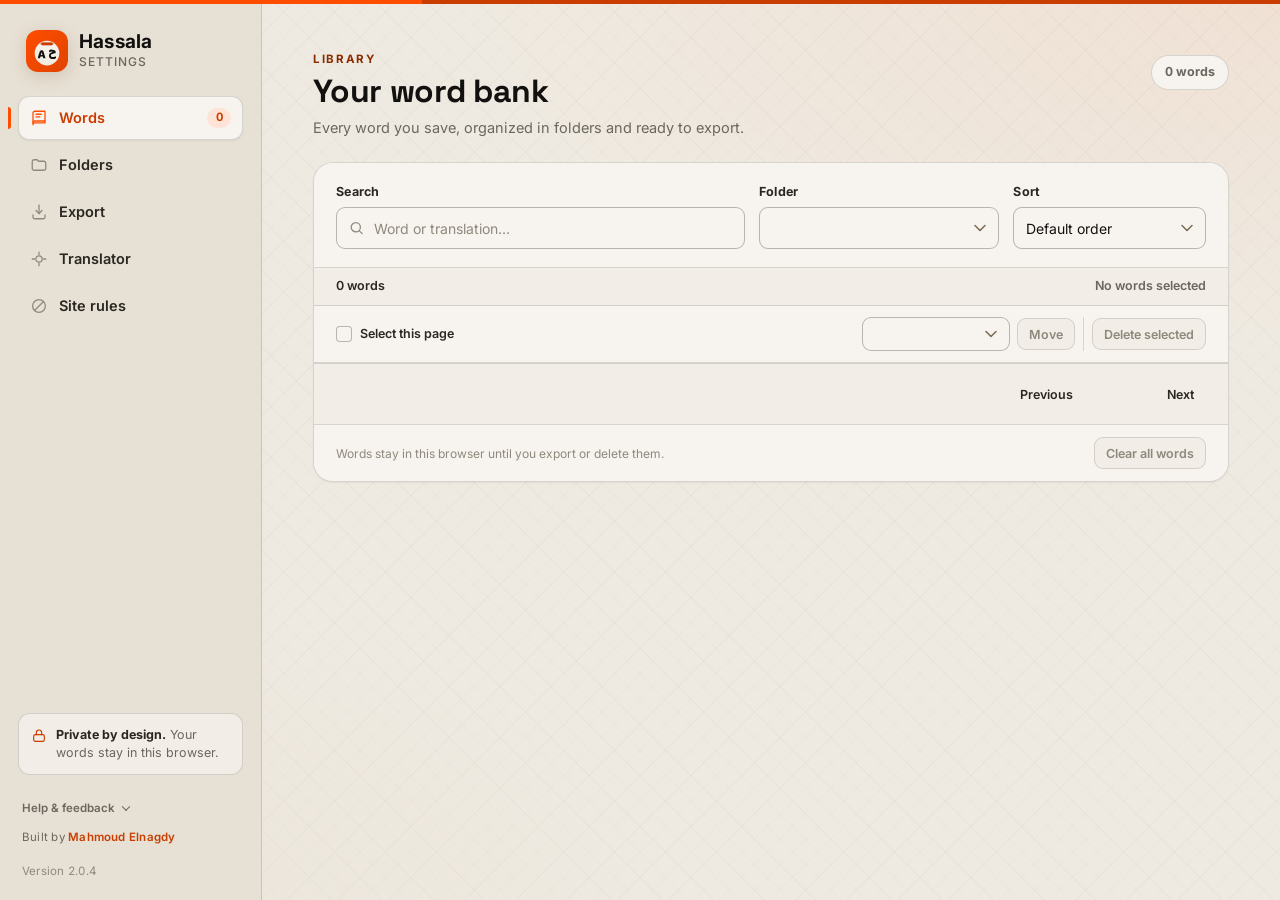
<file: src/options/options.html>
<!doctype html>
<html lang="en" dir="ltr">
  <head>
    <meta charset="utf-8" />
    <meta name="viewport" content="width=device-width, initial-scale=1" />
    <title>Hassala — Word bank settings</title>
    <link rel="stylesheet" href="options.css" />
  </head>
  <body>
    <div class="app">
      <aside class="sidebar" aria-label="Settings">
        <a class="brand" href="#words" data-section-link="words">
          <span class="logo" aria-hidden="true">
            <img src="../icons/mark.svg" alt="" width="42" height="42" />
          </span>
          <span class="brand-text">
            <span class="brand-name">Hassala</span>
            <span class="brand-sub">Settings</span>
          </span>
        </a>

        <nav class="section-nav" aria-label="Settings sections">
          <button
            class="nav-item is-active"
            type="button"
            data-section="words"
            aria-current="page"
          >
            <svg viewBox="0 0 24 24" fill="none" stroke="currentColor" stroke-width="1.7" stroke-linecap="round" stroke-linejoin="round" aria-hidden="true">
              <path d="M4 5.5A2.5 2.5 0 0 1 6.5 3H20v15.5H6.5A2.5 2.5 0 0 0 4 21V5.5Z" />
              <path d="M4 18.5A2.5 2.5 0 0 1 6.5 16H20" />
              <path d="M8 7h7M8 10.5h5" />
            </svg>
            <span class="nav-label">Words</span>
            <span id="navWordCount" class="nav-count">0</span>
          </button>

          <button class="nav-item" type="button" data-section="folders">
            <svg viewBox="0 0 24 24" fill="none" stroke="currentColor" stroke-width="1.7" stroke-linecap="round" stroke-linejoin="round" aria-hidden="true">
              <path d="M3 7.5A2.5 2.5 0 0 1 5.5 5h4l2 2h7A2.5 2.5 0 0 1 21 9.5v7A2.5 2.5 0 0 1 18.5 19h-13A2.5 2.5 0 0 1 3 16.5v-9Z" />
            </svg>
            <span class="nav-label">Folders</span>
          </button>

          <button class="nav-item" type="button" data-section="export">
            <svg viewBox="0 0 24 24" fill="none" stroke="currentColor" stroke-width="1.7" stroke-linecap="round" stroke-linejoin="round" aria-hidden="true">
              <path d="M12 3v11" />
              <path d="m8 10 4 4 4-4" />
              <path d="M4 16v3a2 2 0 0 0 2 2h12a2 2 0 0 0 2-2v-3" />
            </svg>
            <span class="nav-label">Export</span>
          </button>

          <button class="nav-item" type="button" data-section="translator">
            <svg viewBox="0 0 24 24" fill="none" stroke="currentColor" stroke-width="1.7" stroke-linecap="round" stroke-linejoin="round" aria-hidden="true">
              <circle cx="12" cy="12" r="4.2" />
              <path d="M12 3v3M12 18v3M3 12h3M18 12h3" />
            </svg>
            <span class="nav-label">Translator</span>
          </button>

          <button class="nav-item" type="button" data-section="sites">
            <svg viewBox="0 0 24 24" fill="none" stroke="currentColor" stroke-width="1.7" stroke-linecap="round" stroke-linejoin="round" aria-hidden="true">
              <circle cx="12" cy="12" r="8.5" />
              <path d="m6 18 12-12" />
            </svg>
            <span class="nav-label">Site rules</span>
          </button>
        </nav>

        <div class="sidebar-note">
          <svg viewBox="0 0 24 24" fill="none" stroke="currentColor" stroke-width="1.7" stroke-linecap="round" stroke-linejoin="round" aria-hidden="true">
            <rect x="4" y="10" width="16" height="10" rx="2.5" />
            <path d="M8 10V7a4 4 0 0 1 8 0v3" />
          </svg>
          <p><strong>Private by design.</strong> Your words stay in this browser.</p>
        </div>

        <div class="sidebar-foot">
          <details class="support-menu">
            <summary>Help &amp; feedback</summary>
            <div class="support-menu-body">
              <p>Questions, ideas, or a bug? I read every message.</p>
              <ul class="support-links">
                <li>
                  <a href="mailto:nagdista@gmail.com?subject=Hassala%20feedback"
                    >nagdista@gmail.com</a
                  >
                </li>
                <li>
                  <a
                    href="https://buymeacoffee.com/nagdista"
                    target="_blank"
                    rel="noopener noreferrer"
                    >Buy me a coffee</a
                  >
                </li>
                <li>
                  <a
                    href="https://github.com/nagdista-dev/hassala"
                    target="_blank"
                    rel="noopener noreferrer"
                    >GitHub · leave a star</a
                  >
                </li>
                <li>
                  <a
                    href="https://nagdista.com/"
                    target="_blank"
                    rel="noopener noreferrer"
                    >nagdista.com · portfolio</a
                  >
                </li>
              </ul>
            </div>
          </details>
          <p class="sidebar-credit">
            Built by
            <a href="https://nagdista.com/" target="_blank" rel="noopener noreferrer"
              >Mahmoud Elnagdy</a
            >
          </p>
          <span class="sidebar-version"
            >Version <span id="version">2.0.4</span></span
          >
        </div>
      </aside>

      <main class="main">
        <h1 class="sr-only">Hassala settings</h1>

        <section
          id="panel-words"
          class="panel is-active"
          data-panel="words"
          aria-labelledby="wordsTitle"
        >
          <header class="panel-head">
            <div>
              <p class="eyebrow">Library</p>
              <h2 id="wordsTitle">Your word bank</h2>
              <p class="panel-sub">
                Every word you save, organized in folders and ready to export.
              </p>
            </div>
            <span id="wordCount" class="pill" data-state="idle">0 words</span>
          </header>

          <div class="surface library-surface">
            <div class="library-toolbar">
              <div class="field search-field">
                <label class="field-label" for="wordSearch">Search</label>
                <div class="input-with-icon">
                  <svg viewBox="0 0 24 24" fill="none" stroke="currentColor" stroke-width="1.8" stroke-linecap="round" aria-hidden="true">
                    <circle cx="11" cy="11" r="6.5" />
                    <path d="m16 16 4 4" />
                  </svg>
                  <input
                    id="wordSearch"
                    class="text-input"
                    type="search"
                    autocomplete="off"
                    spellcheck="false"
                    placeholder="Word or translation…"
                  />
                </div>
              </div>

              <div class="field">
                <label class="field-label" for="folderFilter">Folder</label>
                <select id="folderFilter" class="select-input"></select>
              </div>

              <div class="field">
                <label class="field-label" for="sortOrder">Sort</label>
                <select id="sortOrder" class="select-input">
                  <option value="default">Default order</option>
                  <option value="az">A → Z</option>
                  <option value="za">Z → A</option>
                </select>
              </div>
            </div>

            <div class="library-meta">
              <p id="viewSummary" class="view-summary">0 words</p>
              <span id="selectionInfo" class="selection-info" aria-live="polite"
                >No words selected</span
              >
            </div>

            <div class="bulk-bar">
              <label class="select-all" for="selectAllWords">
                <input id="selectAllWords" type="checkbox" />
                <span>Select this page</span>
              </label>

              <div class="bulk-actions">
                <div class="bulk-group">
                  <select
                    id="moveFolder"
                    class="select-input compact"
                    aria-label="Move selected words to a folder"
                  ></select>
                  <button
                    id="moveSelected"
                    class="btn small"
                    type="button"
                    disabled
                  >
                    Move
                  </button>
                </div>
                <button
                  id="deleteSelected"
                  class="btn small danger"
                  type="button"
                  disabled
                >
                  Delete selected
                </button>
              </div>
            </div>

            <div
              id="wordList"
              class="word-list"
              role="list"
              aria-label="Saved words list"
            ></div>

            <div id="wordEmpty" class="empty-note" hidden>
              No words here yet. Save a word from the extension and it will appear
              here.
            </div>

            <div id="wordPager" class="pager" hidden>
              <span id="wordRange" class="pager-range"></span>
              <div class="pager-controls">
                <button id="wordPrev" class="btn small ghost" type="button">
                  Previous
                </button>
                <span id="wordPageLabel" class="pager-label"></span>
                <button id="wordNext" class="btn small ghost" type="button">
                  Next
                </button>
              </div>
            </div>

            <div class="library-footer">
              <span class="library-footer-note">
                Words stay in this browser until you export or delete them.
              </span>
              <button
                id="clearWords"
                class="btn small ghost danger"
                type="button"
                disabled
              >
                Clear all words
              </button>
            </div>
          </div>
        </section>

        <section
          id="panel-folders"
          class="panel"
          data-panel="folders"
          aria-labelledby="foldersTitle"
          hidden
        >
          <header class="panel-head">
            <div>
              <p class="eyebrow">Organization</p>
              <h2 id="foldersTitle">Folders</h2>
              <p class="panel-sub">
                Keep courses, subjects, and word lists separate. Folders stay
                inside the extension; nothing is written to your files.
              </p>
            </div>
          </header>

          <div class="surface">
            <div class="section-block">
              <div class="section-copy">
                <h3>Save new words to</h3>
                <p>Every new word goes to this folder until you change it.</p>
              </div>
              <select
                id="activeFolder"
                class="select-input"
                aria-label="Folder for new words"
              ></select>
            </div>

            <div class="section-block section-block-column">
              <div class="section-copy">
                <h3>Create a folder</h3>
                <p>Use short, meaningful names such as English, Programming, or Exam words.</p>
              </div>
              <div class="inline-form">
                <input
                  id="newFolderName"
                  class="text-input"
                  type="text"
                  autocomplete="off"
                  placeholder="Folder name"
                  maxlength="60"
                  dir="auto"
                  aria-describedby="folderHint"
                />
                <button id="addFolder" class="btn primary" type="button">
                  Create folder
                </button>
              </div>
              <p id="folderHint" class="hint">
                Folder names can be up to 60 characters. Deleting a folder moves
                its words back to General; it never deletes the words.
              </p>
            </div>
          </div>

          <div class="surface">
            <div class="surface-head">
              <div>
                <h3>All folders</h3>
                <p id="folderSummary" class="surface-sub">0 folders</p>
              </div>
            </div>

            <ul id="folderList" class="folder-list" aria-label="Word folders"></ul>
            <p id="folderEmpty" class="empty-note" hidden>
              No folders yet. Create one above to start organizing your words.
            </p>
          </div>
        </section>

        <section
          id="panel-export"
          class="panel"
          data-panel="export"
          aria-labelledby="exportTitle"
          hidden
        >
          <header class="panel-head">
            <div>
              <p class="eyebrow">Download</p>
              <h2 id="exportTitle">Export your words</h2>
              <p class="panel-sub">
                Take a portable copy in the format that fits your notes app,
                spreadsheet, or backup workflow.
              </p>
            </div>
          </header>

          <div class="surface">
            <fieldset class="format-fieldset">
              <legend class="field-label">File format</legend>
              <div class="format-grid">
                <label class="format-card">
                  <input
                    type="radio"
                    name="exportFormat"
                    value="markdown"
                    checked
                  />
                  <span class="format-card-body">
                    <span class="format-title">Markdown</span>
                    <span class="format-ext">.md</span>
                    <span class="format-desc">Notes, Obsidian, Logseq</span>
                  </span>
                </label>

                <label class="format-card">
                  <input type="radio" name="exportFormat" value="text" />
                  <span class="format-card-body">
                    <span class="format-title">Plain text</span>
                    <span class="format-ext">.txt</span>
                    <span class="format-desc">Simple word — translation pairs</span>
                  </span>
                </label>

                <label class="format-card">
                  <input type="radio" name="exportFormat" value="csv" />
                  <span class="format-card-body">
                    <span class="format-title">CSV</span>
                    <span class="format-ext">.csv</span>
                    <span class="format-desc">Excel and Anki imports</span>
                  </span>
                </label>

                <label class="format-card">
                  <input type="radio" name="exportFormat" value="json" />
                  <span class="format-card-body">
                    <span class="format-title">JSON</span>
                    <span class="format-ext">.json</span>
                    <span class="format-desc">Backups and scripts</span>
                  </span>
                </label>
              </div>
            </fieldset>

            <div class="field export-name-field">
              <label class="field-label" for="exportName">File name</label>
              <div class="filename-row">
                <input
                  id="exportName"
                  class="text-input"
                  type="text"
                  autocomplete="off"
                  spellcheck="false"
                  maxlength="80"
                  placeholder="hassala-words"
                  dir="auto"
                />
                <span id="exportExtension" class="filename-ext">.md</span>
              </div>
              <p class="hint">
                Optional. Hassala adds the correct extension and removes unsafe
                characters. Leave it empty for a dated file name.
              </p>
            </div>

            <div class="export-scope">
              <button
                id="exportSelected"
                class="btn primary"
                type="button"
                disabled
              >
                Export selected
              </button>
              <button id="exportVisible" class="btn" type="button" disabled>
                Export visible
              </button>
              <button id="exportAll" class="btn ghost" type="button" disabled>
                Export all
              </button>
            </div>

            <label class="switch-row switch-row-bordered" for="deleteAfterExport">
              <span class="switch-copy">
                <strong>Delete exported words afterwards</strong>
                <small>
                  Removes the words from the extension after the download starts.
                  Export first if you want to keep a copy.
                </small>
              </span>
              <span class="switch">
                <input id="deleteAfterExport" type="checkbox" />
                <span class="track" aria-hidden="true"><span class="thumb"></span></span>
              </span>
            </label>
          </div>

          <div class="surface note-surface">
            <div class="note-icon" aria-hidden="true">
              <svg viewBox="0 0 24 24" fill="none" stroke="currentColor" stroke-width="1.7" stroke-linecap="round" stroke-linejoin="round">
                <path d="M12 3v11" />
                <path d="m8 10 4 4 4-4" />
                <path d="M4 16v3a2 2 0 0 0 2 2h12a2 2 0 0 0 2-2v-3" />
              </svg>
            </div>
            <div>
              <h3>Where does the file go?</h3>
              <p>
                The browser downloads the file to its normal Downloads folder.
                Files contain only each word and its translation. Hassala does
                not access your filesystem, and nothing downloads until you
                press an export button.
              </p>
            </div>
          </div>
        </section>

        <section
          id="panel-translator"
          class="panel"
          data-panel="translator"
          aria-labelledby="translatorTitle"
          hidden
        >
          <header class="panel-head">
            <div>
              <p class="eyebrow">On the page</p>
              <h2 id="translatorTitle">Translator</h2>
              <p class="panel-sub">
                Control the floating button and restore the panel when it ends up
                somewhere awkward.
              </p>
            </div>
          </header>

          <div class="surface">
            <div class="switch-row">
              <span class="switch-copy">
                <strong>Show floating button</strong>
                <small>
                  If you hide it, bring it back by clicking the Hassala icon in the
                  browser toolbar.
                </small>
              </span>
              <label class="switch" for="fabVisible">
                <input id="fabVisible" type="checkbox" />
                <span class="track" aria-hidden="true"><span class="thumb"></span></span>
              </label>
            </div>
          </div>

          <div class="surface">
            <div class="surface-head">
              <div>
                <h3>Panel and button position</h3>
                <p class="surface-sub">
                  Drag the translation panel by its header. Reset if it is off
                  screen or in the way.
                </p>
              </div>
            </div>
            <div class="actions">
              <button id="resetPanel" class="btn" type="button">
                Reset panel position
              </button>
              <button id="resetFab" class="btn ghost" type="button">
                Reset button position
              </button>
            </div>
          </div>
        </section>

        <section
          id="panel-sites"
          class="panel"
          data-panel="sites"
          aria-labelledby="sitesTitle"
          hidden
        >
          <header class="panel-head">
            <div>
              <p class="eyebrow">Focus</p>
              <h2 id="sitesTitle">Site rules</h2>
              <p class="panel-sub">
                Keep Hassala off sites where you do not want translation or a
                floating button.
              </p>
            </div>
          </header>

          <div class="surface">
            <div class="field">
              <label class="field-label" for="siteInput">Domain or site</label>
              <div class="inline-form">
                <input
                  id="siteInput"
                  class="text-input"
                  type="text"
                  dir="ltr"
                  autocomplete="off"
                  spellcheck="false"
                  placeholder="example.com"
                  aria-describedby="siteHint"
                />
                <button id="addSite" class="btn primary" type="button">
                  Add site
                </button>
              </div>
              <p id="siteHint" class="hint">
                Adding example.com disables Hassala on example.com and its
                subdomains such as www.example.com. You can re-enable it here at
                any time.
              </p>
            </div>

            <ul id="siteList" class="site-list" aria-label="Disabled sites"></ul>
            <p id="siteEmpty" class="empty-note" hidden>
              No disabled sites. Hassala is active everywhere.
            </p>

            <div class="actions">
              <button id="clearSites" class="btn ghost" type="button">
                Enable on all sites
              </button>
            </div>
          </div>
        </section>
      </main>
    </div>

    <dialog
      id="confirmDialog"
      class="dialog"
      aria-labelledby="confirmTitle"
      aria-describedby="confirmBody"
    >
      <form method="dialog" class="dialog-card">
        <div class="dialog-brand" aria-hidden="true">
          <span class="dialog-brand-mark"><img src="../icons/mark.svg" alt="" width="28" height="28" /></span>
          <span class="dialog-brand-name">Hassala</span>
          <span class="dialog-brand-spark">✦</span>
        </div>
        <h2 id="confirmTitle">Delete this?</h2>
        <p id="confirmBody"></p>
        <div class="dialog-actions">
          <button class="btn ghost" type="button" data-dialog-close>
            Cancel
          </button>
          <button id="confirmOk" class="btn danger" value="confirm">
            Delete
          </button>
        </div>
      </form>
    </dialog>

    <dialog
      id="renameDialog"
      class="dialog"
      aria-labelledby="renameTitle"
    >
      <form id="renameForm" method="dialog" class="dialog-card">
        <div class="dialog-brand" aria-hidden="true">
          <span class="dialog-brand-mark"><img src="../icons/mark.svg" alt="" width="28" height="28" /></span>
          <span class="dialog-brand-name">Hassala</span>
          <span class="dialog-brand-spark">✦</span>
        </div>
        <h2 id="renameTitle">Rename folder</h2>
        <label class="field-label" for="renameInput">Folder name</label>
        <input
          id="renameInput"
          class="text-input"
          type="text"
          maxlength="60"
          autocomplete="off"
          dir="auto"
          required
        />
        <div class="dialog-actions">
          <button class="btn ghost" type="button" data-dialog-close>
            Cancel
          </button>
          <button class="btn primary" value="save">Save name</button>
        </div>
      </form>
    </dialog>

    <div id="toast" class="toast" role="status" aria-live="polite"></div>

    <script src="../content/site-policy.js"></script>
    <script src="../wordbank.js"></script>
    <script src="options.js"></script>
  </body>
</html>
</file>
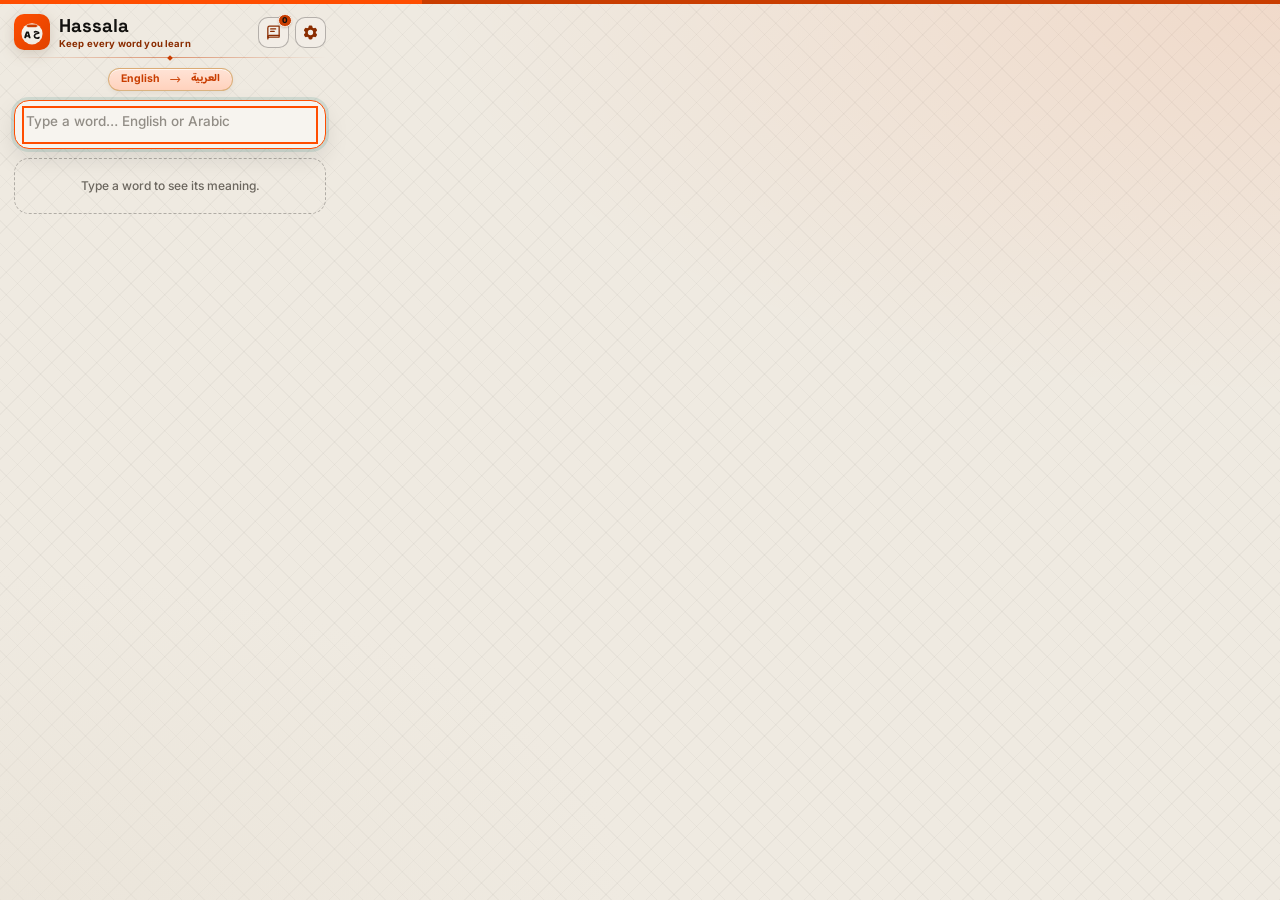
<file: src/popup/popup.html>
<!doctype html>
<html lang="en" dir="ltr">
  <head>
    <meta charset="utf-8" />
    <meta name="viewport" content="width=device-width, initial-scale=1" />
    <title>Hassala — Translator &amp; Word Bank</title>
    <link rel="stylesheet" href="popup.css" />
  </head>
  <body>
    <div class="app">
      <header class="topbar">
        <div class="brand">
          <span class="logo" aria-hidden="true">
            <img src="../icons/mark.svg" alt="" width="36" height="36" />
          </span>
          <div class="brand-text">
            <h1>Hassala</h1>
            <p>Keep every word you learn</p>
          </div>
        </div>

        <div class="top-actions">
          <button
            id="myWords"
            class="top-icon library-btn"
            type="button"
            title="My words and export"
            aria-label="My words and export"
          >
            <svg
              viewBox="0 0 24 24"
              fill="none"
              stroke="currentColor"
              stroke-width="1.8"
              stroke-linecap="round"
              stroke-linejoin="round"
              aria-hidden="true"
            >
              <path
                d="M4 5.5A2.5 2.5 0 0 1 6.5 3H20v15.5H6.5A2.5 2.5 0 0 0 4 21V5.5Z"
              />
              <path d="M4 18.5A2.5 2.5 0 0 1 6.5 16H20" />
              <path d="M8 7h7M8 10.5h5" />
            </svg>
            <span id="wordCount" class="word-count">0</span>
          </button>

          <button
            id="settings"
            class="top-icon"
            type="button"
            title="Open settings"
            aria-label="Open settings"
          >
            <svg viewBox="0 0 24 24" fill="currentColor" aria-hidden="true">
              <path
                fill-rule="evenodd"
                d="M11.078 2.25c-.917 0-1.699.663-1.85 1.567L9.05 4.889c-.02.12-.115.26-.297.348a7.493 7.493 0 0 0-.986.57c-.166.115-.334.126-.45.083L6.3 5.508a1.875 1.875 0 0 0-2.282.819l-.922 1.597a1.875 1.875 0 0 0 .432 2.385l.84.692c.095.078.17.229.154.43a7.598 7.598 0 0 0 0 1.139c.015.2-.059.352-.153.43l-.841.692a1.875 1.875 0 0 0-.432 2.385l.922 1.597a1.875 1.875 0 0 0 2.282.818l1.019-.382c.115-.043.283-.031.45.082.312.214.641.405.985.57.182.088.277.228.297.35l.178 1.071c.151.904.933 1.567 1.85 1.567h1.844c.916 0 1.699-.663 1.85-1.567l.178-1.072c.02-.12.114-.26.297-.349.344-.165.673-.356.985-.57.167-.114.335-.125.45-.082l1.02.382a1.875 1.875 0 0 0 2.28-.819l.923-1.597a1.875 1.875 0 0 0-.432-2.385l-.84-.692c-.095-.078-.17-.229-.154-.43a7.614 7.614 0 0 0 0-1.139c-.016-.2.059-.352.153-.43l.84-.692a1.875 1.875 0 0 0 .433-2.385l-.922-1.597a1.875 1.875 0 0 0-2.282-.818l-1.02.382c-.114.043-.282.031-.449-.083a7.49 7.49 0 0 0-.985-.57c-.183-.087-.277-.227-.297-.348l-.179-1.072a1.875 1.875 0 0 0-1.85-1.567h-1.843ZM12 15.75a3.75 3.75 0 1 0 0-7.5 3.75 3.75 0 0 0 0 7.5Z"
                clip-rule="evenodd"
              />
            </svg>
          </button>
        </div>
      </header>

      <div
        class="direction"
        id="direction"
        data-mode="en-ar"
        aria-label="English to Arabic"
      >
        <span class="direction-lang" lang="en" dir="ltr">English</span>
        <svg
          class="direction-arrow"
          viewBox="0 0 24 24"
          fill="none"
          stroke="currentColor"
          stroke-width="1.9"
          stroke-linecap="round"
          stroke-linejoin="round"
          aria-hidden="true"
        >
          <path d="M3 12h17m0 0-4.2-4.2M20 12l-4.2 4.2" />
        </svg>
        <span class="direction-lang direction-ar" lang="ar" dir="rtl"
          >العربية</span
        >
      </div>

      <div class="field">
        <textarea
          id="input"
          rows="1"
          dir="auto"
          maxlength="200"
          placeholder="Type a word… English or Arabic"
          spellcheck="false"
          autocomplete="off"
          autocapitalize="off"
        ></textarea>
        <button
          id="clear"
          class="clear-btn"
          type="button"
          title="Clear"
          aria-label="Clear text"
          hidden
        >
          <svg viewBox="0 0 24 24" fill="none" aria-hidden="true">
            <path
              d="m6 6 12 12M18 6 6 18"
              stroke="currentColor"
              stroke-width="2"
              stroke-linecap="round"
            />
          </svg>
        </button>
        <button
          id="copySource"
          class="clear-btn copy-source"
          type="button"
          title="Copy word"
          aria-label="Copy word"
          hidden
        >
          <svg viewBox="0 0 24 24" fill="none" aria-hidden="true">
            <rect
              x="9"
              y="9"
              width="11"
              height="11"
              rx="2"
              stroke="currentColor"
              stroke-width="1.8"
            />
            <path
              d="M15 9V6a2 2 0 0 0-2-2H6a2 2 0 0 0-2 2v7a2 2 0 0 0 2 2h3"
              stroke="currentColor"
              stroke-width="1.8"
              stroke-linecap="round"
            />
          </svg>
        </button>
      </div>

      <section class="result-card" id="resultCard" data-state="empty">
        <div class="card-top">
          <span class="eyebrow">Translation</span>
          <div class="card-actions">
            <span id="provider" class="provider" hidden></span>
            <button
              id="speak"
              class="copy-btn speak-btn"
              type="button"
              title="Listen to translation"
              aria-label="Listen to translation"
              hidden
            >
              <svg viewBox="0 0 24 24" fill="none" aria-hidden="true">
                <path
                  d="M5 10v4h3l4 3V7l-4 3H5Z"
                  stroke="currentColor"
                  stroke-width="1.7"
                  stroke-linejoin="round"
                />
                <path
                  d="M15 9.5a4 4 0 0 1 0 5M17.4 7.1a7.4 7.4 0 0 1 0 9.8"
                  stroke="currentColor"
                  stroke-width="1.7"
                  stroke-linecap="round"
                />
              </svg>
              <span id="speakLabel">Listen</span>
            </button>
            <button id="copy" class="copy-btn" type="button" hidden>
              <svg viewBox="0 0 24 24" fill="none" aria-hidden="true">
                <rect
                  x="9"
                  y="9"
                  width="11"
                  height="11"
                  rx="2"
                  stroke="currentColor"
                  stroke-width="1.8"
                />
                <path
                  d="M15 9V6a2 2 0 0 0-2-2H6a2 2 0 0 0-2 2v7a2 2 0 0 0 2 2h3"
                  stroke="currentColor"
                  stroke-width="1.8"
                  stroke-linecap="round"
                />
              </svg>
              <span id="copyLabel">Copy</span>
            </button>
          </div>
        </div>
        <p id="result" class="result-text" dir="auto" aria-live="polite"></p>
      </section>

      <div class="save-dock" id="saveDock" hidden>
        <button
          id="saveHassala"
          class="save-btn"
          type="button"
          title="Save the word and translation to your word bank"
          hidden
        >
          <svg viewBox="0 0 24 24" fill="none" aria-hidden="true">
            <path
              d="M12 2.6 4.4 7v10L12 21.4 19.6 17V7L12 2.6Z"
              stroke="currentColor"
              stroke-width="1.6"
              stroke-linejoin="round"
            />
            <path
              d="M12 7.2 8 9.5v5l4 2.3 4-2.3v-5l-4-2.3Z"
              fill="currentColor"
              opacity=".85"
            />
          </svg>
          <span id="saveLabel">Add to Hassala</span>
        </button>

        <div class="save-folder">
          <label class="save-folder-label" for="folderSelect">
            <svg
              viewBox="0 0 24 24"
              fill="none"
              stroke="currentColor"
              stroke-width="1.7"
              stroke-linecap="round"
              stroke-linejoin="round"
              aria-hidden="true"
            >
              <path
                d="M3 7.5A2.5 2.5 0 0 1 5.5 5H9l2 2h7.5A2.5 2.5 0 0 1 21 9.5v7A2.5 2.5 0 0 1 18.5 19h-13A2.5 2.5 0 0 1 3 16.5v-9Z"
              />
            </svg>
            <span class="sr-only">Save to</span>
          </label>
          <select
            id="folderSelect"
            class="folder-select"
            title="Folder for new words"
            aria-label="Folder for new words"
          ></select>
          <button
            id="newFolderQuick"
            class="folder-add"
            type="button"
            title="New folder"
            aria-label="Create a new folder"
            aria-expanded="false"
            aria-controls="quickFolder"
          >
            <svg viewBox="0 0 24 24" fill="none" aria-hidden="true">
              <path
                d="M3 7.5A2.5 2.5 0 0 1 5.5 5H9l2 2h7.5A2.5 2.5 0 0 1 21 9.5v7A2.5 2.5 0 0 1 18.5 19h-13A2.5 2.5 0 0 1 3 16.5v-9Z"
                stroke="currentColor"
                stroke-width="1.7"
                stroke-linecap="round"
                stroke-linejoin="round"
              />
              <path
                d="M12 10.5v5M9.5 13h5"
                stroke="currentColor"
                stroke-width="1.7"
                stroke-linecap="round"
              />
            </svg>
          </button>
        </div>
      </div>

      <form id="quickFolder" class="quick-folder" hidden>
        <div class="quick-folder-head">
          <span class="quick-folder-title">
            <svg
              viewBox="0 0 24 24"
              fill="none"
              stroke="currentColor"
              stroke-width="1.7"
              stroke-linecap="round"
              stroke-linejoin="round"
              aria-hidden="true"
            >
              <path
                d="M3 7.5A2.5 2.5 0 0 1 5.5 5H9l2 2h7.5A2.5 2.5 0 0 1 21 9.5v7A2.5 2.5 0 0 1 18.5 19h-13A2.5 2.5 0 0 1 3 16.5v-9Z"
              />
              <path d="M12 10.5v5M9.5 13h5" />
            </svg>
            New folder
          </span>
          <span
            id="quickFolderCount"
            class="quick-folder-count"
            aria-hidden="true"
            >0/60</span
          >
          <button
            id="cancelQuickFolder"
            class="quick-folder-close"
            type="button"
            title="Cancel"
            aria-label="Cancel new folder"
          >
            ×
          </button>
        </div>
        <div class="quick-folder-row">
          <input
            id="quickFolderName"
            class="quick-folder-input"
            type="text"
            maxlength="60"
            placeholder="Folder name"
            autocomplete="off"
            spellcheck="false"
            dir="auto"
            aria-label="New folder name"
            aria-describedby="quickFolderHint"
          />
          <button id="createQuickFolder" class="quick-folder-create" type="submit">
            Create
          </button>
        </div>
        <p id="quickFolderHint" class="quick-folder-hint">
          Max 60 characters · rename later in Settings.
        </p>
      </form>

      <p
        id="fileStatus"
        class="file-status"
        role="status"
        aria-live="polite"
        hidden
      ></p>

      <section id="historySection" class="history" hidden>
        <span class="eyebrow">Recent</span>
        <div id="history" class="chips"></div>
        <button
          id="clearHistory"
          class="link-btn"
          type="button"
          title="Clear recent words"
          aria-label="Clear recent words"
        >
          <svg
            viewBox="0 0 24 24"
            fill="none"
            stroke="currentColor"
            stroke-width="1.8"
            stroke-linecap="round"
            stroke-linejoin="round"
            aria-hidden="true"
          >
            <path d="M4 7h16M9 7V4.8h6V7M6.5 7l.8 13h9.4l.8-13" />
            <path d="M10 11v5M14 11v5" />
          </svg>
        </button>
      </section>
    </div>

    <script src="../wordbank.js"></script>
    <script src="popup.js"></script>
  </body>
</html>
</file>
<file: site/assets/style.css>
/* Nagdista identity type: Space Grotesk for display, Inter for body,
   Baloo Bhaijaan 2 for Arabic. Self-hosted, OFL licensed. */
@font-face {
  font-family: "Space Grotesk";
  src: url("fonts/SpaceGrotesk-Variable.woff2") format("woff2");
  font-weight: 300 700;
  font-style: normal;
  font-display: swap;
}

@font-face {
  font-family: "Inter";
  src: url("fonts/Inter-Variable.woff2") format("woff2");
  font-weight: 100 900;
  font-style: normal;
  font-display: swap;
}

@font-face {
  font-family: "Alexandria";
  src: url("fonts/Alexandria-Variable.woff2") format("woff2");
  font-weight: 100 900;
  font-style: normal;
  font-display: swap;
}

@font-face {
  font-family: "Baloo Bhaijaan 2";
  src: url("fonts/BalooBhaijaan2-Variable.woff2") format("woff2");
  font-weight: 400 800;
  font-style: normal;
  font-display: swap;
}

:root {
  /* Nagdista identity palette — https://nagdista.com/ */
  --paper: #f7f4ef;
  --paper-2: #efeae1;
  --paper-3: #e7e0d4;
  --ink: #12110f;
  --ink-2: #2a2722;
  --muted: #6b665e;
  --accent: #ff4d00;
  --accent-strong: #c93d00;
  --accent-soft: #ffe3d6;
  --line: rgba(18, 17, 15, 0.14);
  --line-strong: rgba(18, 17, 15, 0.28);
  --shadow: 0 18px 40px rgba(18, 17, 15, 0.07);
  --radius: 20px;
  --max: 1120px;
}

*,
*::before,
*::after {
  box-sizing: border-box;
}

html {
  scroll-behavior: smooth;
  scroll-padding-top: 24px;
}

body {
  margin: 0;
  background:
    radial-gradient(circle at 8% 12%, rgba(255, 227, 214, 0.55), transparent 38%),
    radial-gradient(circle at 92% 4%, rgba(231, 224, 212, 0.75), transparent 34%),
    var(--paper);
  color: var(--ink);
  font-family: "Inter", "Baloo Bhaijaan 2", "Segoe UI", system-ui, sans-serif;
  font-size: 18px;
  line-height: 1.65;
  text-rendering: optimizeLegibility;
  -webkit-font-smoothing: antialiased;
}

img {
  max-width: 100%;
  height: auto;
}

a {
  color: var(--accent-strong);
  text-decoration-thickness: 1.5px;
  text-underline-offset: 3px;
}

a:hover {
  color: var(--ink);
}

:focus-visible {
  outline: 2px solid var(--accent);
  outline-offset: 3px;
  border-radius: 6px;
}

h1,
h2,
h3 {
  margin: 0;
  font-family: "Space Grotesk", "Alexandria", "Baloo Bhaijaan 2", "Segoe UI",
    system-ui, sans-serif;
  line-height: 1.12;
  letter-spacing: -0.02em;
}

h1 {
  font-size: clamp(2.5rem, 5.2vw, 4.2rem);
  font-weight: 700;
}

h2 {
  font-size: clamp(1.9rem, 3.4vw, 2.9rem);
  font-weight: 600;
}

h3 {
  font-size: 1.28rem;
  font-weight: 600;
}

p {
  margin: 0 0 1rem;
}

code {
  padding: 0.12em 0.38em;
  border: 1px solid var(--line);
  border-radius: 7px;
  background: var(--paper-3);
  font-family: "DejaVu Sans Mono", ui-monospace, monospace;
  font-size: 0.84em;
  direction: ltr;
  unicode-bidi: embed;
}

.sr-only {
  position: absolute;
  width: 1px;
  height: 1px;
  padding: 0;
  margin: -1px;
  overflow: hidden;
  clip: rect(0, 0, 0, 0);
  white-space: nowrap;
  border: 0;
}

.skip-link {
  position: absolute;
  inset-inline-start: 16px;
  top: -80px;
  z-index: 100;
  padding: 10px 16px;
  border-radius: 10px;
  background: var(--accent);
  color: var(--ink);
  font-weight: 700;
  transition: top 0.15s ease;
}

.skip-link:focus {
  top: 16px;
  color: var(--ink);
}

.wrap {
  width: min(var(--max), calc(100% - 40px));
  margin-inline: auto;
}

.site-header {
  padding-block: 22px;
}

.site-header .wrap {
  display: flex;
  align-items: center;
  gap: 20px;
  flex-wrap: wrap;
}

.brand {
  display: inline-flex;
  align-items: center;
  gap: 12px;
  color: var(--ink);
  text-decoration: none;
}

.brand img {
  width: 48px;
  height: 48px;
  border-radius: 14px;
  box-shadow: 0 6px 14px rgba(18, 17, 15, 0.12);
}

.brand strong {
  display: block;
  color: var(--ink);
  font-family: "Space Grotesk", "Alexandria", "Baloo Bhaijaan 2", "Segoe UI",
    system-ui, sans-serif;
  font-size: 1.35rem;
  font-weight: 700;
  line-height: 1;
  letter-spacing: -0.02em;
}

.brand-sub {
  display: block;
  margin-top: 2px;
  color: var(--muted);
  font-size: 0.76rem;
  font-weight: 600;
  letter-spacing: 0.08em;
  text-transform: uppercase;
}

.site-nav {
  display: flex;
  align-items: center;
  gap: 22px;
  margin-inline-start: auto;
  flex-wrap: wrap;
}

.site-nav a {
  color: var(--ink);
  font-size: 0.95rem;
  font-weight: 600;
  text-decoration: none;
}

.site-nav a:hover {
  color: var(--accent);
}

.site-nav .nav-cta {
  padding: 9px 16px;
  border-radius: 999px;
  background: var(--accent);
  color: var(--ink);
}

.site-nav .nav-cta:hover {
  background: var(--accent-strong);
  color: var(--paper);
}

.lang-switch {
  padding: 7px 13px;
  border: 1.5px solid var(--line);
  border-radius: 999px;
  background: var(--paper-2);
  color: var(--accent) !important;
  font-size: 0.88rem;
  font-weight: 700;
  text-decoration: none;
}

.lang-switch:hover {
  border-color: var(--accent);
}

.hero {
  display: grid;
  grid-template-columns: 1.15fr 0.85fr;
  gap: clamp(36px, 6vw, 76px);
  align-items: center;
  padding-block: clamp(44px, 7vw, 86px) clamp(56px, 8vw, 96px);
}

.eyebrow {
  display: inline-flex;
  align-items: center;
  gap: 8px;
  margin-bottom: 16px;
  color: var(--accent-strong);
  font-size: 0.78rem;
  font-weight: 800;
  letter-spacing: 0.16em;
  text-transform: uppercase;
}

.eyebrow::before {
  content: "";
  width: 26px;
  height: 2px;
  background: currentColor;
}

.lead {
  max-width: 56ch;
  margin-top: 20px;
  color: var(--muted);
  font-size: clamp(1.06rem, 1.6vw, 1.22rem);
}

.hero-actions {
  display: flex;
  align-items: center;
  gap: 14px;
  flex-wrap: wrap;
  margin-top: 30px;
}

.button {
  display: inline-flex;
  align-items: center;
  justify-content: center;
  gap: 9px;
  padding: 14px 24px;
  border: 1.5px solid transparent;
  border-radius: 999px;
  background: var(--accent);
  color: var(--ink);
  font-size: 1rem;
  font-weight: 700;
  line-height: 1.1;
  text-decoration: none;
  transition: transform 0.15s ease, background 0.15s ease, border-color 0.15s ease;
}

.button:hover {
  transform: translateY(-1px);
  background: var(--accent-strong);
  color: var(--paper);
}

.button.secondary {
  border-color: var(--line);
  background: var(--paper-2);
  color: var(--ink);
}

.button.secondary:hover {
  border-color: var(--accent-strong);
  background: var(--paper-2);
  color: var(--accent-strong);
}

.button.ghost-light {
  border-color: rgba(255, 253, 248, 0.45);
  background: transparent;
  color: #fff;
}

.button.ghost-light:hover {
  border-color: #fff;
  background: rgba(255, 255, 255, 0.08);
  color: #fff;
}

.hero-note {
  margin-top: 14px;
  color: var(--muted);
  font-size: 0.86rem;
}

.trust-row {
  display: flex;
  gap: 10px 22px;
  flex-wrap: wrap;
  margin-top: 26px;
  padding: 0;
  list-style: none;
  color: var(--muted);
  font-size: 0.9rem;
}

.trust-row li {
  display: inline-flex;
  align-items: center;
  gap: 7px;
}

.trust-row svg {
  width: 17px;
  height: 17px;
  color: var(--accent);
}

/* Hero demo */
.demo {
  position: relative;
}

.demo::before {
  content: "";
  position: absolute;
  inset: 9% -7% -8% 9%;
  z-index: -1;
  border-radius: 44% 56% 45% 55% / 52% 44% 56% 48%;
  background: rgba(180, 90, 56, 0.12);
  transform: rotate(-4deg);
}

.demo-card {
  padding: 24px;
  border: 1.5px solid var(--line);
  border-radius: 26px;
  background: var(--paper-2);
  box-shadow: var(--shadow);
}

.demo-head {
  display: flex;
  align-items: center;
  gap: 10px;
  padding-bottom: 18px;
  border-bottom: 1.5px solid var(--line);
  color: var(--muted);
  font-size: 0.82rem;
  font-weight: 700;
  letter-spacing: 0.06em;
  text-transform: uppercase;
}

.demo-head img {
  width: 30px;
  height: 30px;
  border-radius: 9px;
}

.demo-head .demo-badge {
  margin-inline-start: auto;
  padding: 4px 10px;
  border-radius: 999px;
  background: var(--accent-soft);
  color: var(--accent);
  font-size: 0.7rem;
  letter-spacing: 0.05em;
}

.demo-label {
  margin: 20px 0 4px;
  color: var(--muted);
  font-size: 0.78rem;
  font-weight: 700;
  letter-spacing: 0.08em;
  text-transform: uppercase;
}

.demo-word {
  font-size: clamp(2rem, 4vw, 3rem);
  font-weight: 800;
  line-height: 1.1;
}

.demo-translation {
  margin-top: 4px;
  color: var(--accent);
  font-size: clamp(1.8rem, 3.4vw, 2.5rem);
  font-weight: 800;
  line-height: 1.2;
  text-align: start;
}

.demo-translation.rtl {
  direction: rtl;
  text-align: right;
}

.demo-translation.ltr {
  direction: ltr;
  text-align: left;
}

.demo-actions {
  display: flex;
  gap: 10px;
  margin-top: 20px;
  flex-wrap: wrap;
}

.demo-actions span {
  display: inline-flex;
  align-items: center;
  padding: 9px 16px;
  border-radius: 999px;
  font-size: 0.88rem;
  font-weight: 700;
}

.demo-save {
  background: var(--accent);
  color: var(--ink);
}

.demo-copy {
  border: 1.5px solid var(--line);
  color: var(--muted);
}

.demo-file {
  margin-top: 20px;
  padding: 14px 16px;
  border: 1.5px dashed var(--line);
  border-radius: 14px;
  background: var(--paper-3);
  color: var(--muted);
  font-size: 0.82rem;
}

.demo-file strong {
  display: block;
  margin-bottom: 2px;
  color: var(--ink);
  font-size: 0.76rem;
  letter-spacing: 0.08em;
  text-transform: uppercase;
}

.demo-file code {
  border: 0;
  background: transparent;
  color: var(--accent);
  font-size: 0.9rem;
  font-weight: 600;
}

.demo-caption {
  margin-top: 12px;
  color: var(--muted);
  font-size: 0.78rem;
  text-align: center;
}

/* Sections */
.section {
  padding-block: clamp(54px, 7vw, 88px);
}

.section.tint {
  border-block: 1.5px solid var(--line);
  background: rgba(255, 253, 248, 0.55);
}

.section-head {
  max-width: 760px;
  margin-bottom: 38px;
}

.section-head.center {
  margin-inline: auto;
  text-align: center;
}

.section-head.center .eyebrow {
  justify-content: center;
}

.section-head p {
  margin-top: 14px;
  color: var(--muted);
  font-size: 1.05rem;
}

.grid {
  display: grid;
  gap: 20px;
}

.grid-3 {
  grid-template-columns: repeat(3, 1fr);
}

.grid-2 {
  grid-template-columns: repeat(2, 1fr);
}

.card {
  padding: 26px;
  border: 1.5px solid var(--line);
  border-radius: var(--radius);
  background: var(--paper-2);
}

.card h3 {
  margin-bottom: 8px;
}

.card p {
  margin: 0;
  color: var(--muted);
  font-size: 0.96rem;
}

.icon {
  display: inline-flex;
  align-items: center;
  justify-content: center;
  width: 46px;
  height: 46px;
  margin-bottom: 16px;
  border-radius: 14px;
  background: var(--accent-soft);
  color: var(--accent);
}

.icon.rust {
  background: var(--accent-soft);
  color: var(--accent-strong);
}

.icon.gold {
  background: var(--accent-soft);
  color: var(--accent-strong);
}

.icon svg {
  width: 24px;
  height: 24px;
}

/* Steps */
.steps {
  display: grid;
  grid-template-columns: repeat(3, 1fr);
  gap: 20px;
  counter-reset: step;
  padding: 0;
  list-style: none;
}

.step {
  position: relative;
  padding: 28px 24px 24px;
  border: 1.5px solid var(--line);
  border-radius: var(--radius);
  background: var(--paper-2);
}

.step::before {
  counter-increment: step;
  content: counter(step);
  display: inline-flex;
  align-items: center;
  justify-content: center;
  width: 38px;
  height: 38px;
  margin-bottom: 16px;
  border-radius: 50%;
  background: var(--accent);
  color: var(--ink);
  font-size: 1rem;
  font-weight: 800;
}

.step h3 {
  margin-bottom: 8px;
}

.step p {
  margin: 0;
  color: var(--muted);
  font-size: 0.95rem;
}

/* Facts table */
.fact-table,
.compare-table {
  width: 100%;
  border-collapse: separate;
  border-spacing: 0;
  border: 1.5px solid var(--line);
  border-radius: var(--radius);
  background: var(--paper-2);
  overflow: hidden;
  font-size: 0.95rem;
}

.fact-table th,
.fact-table td,
.compare-table th,
.compare-table td {
  padding: 14px 18px;
  border-bottom: 1px solid var(--line);
  text-align: start;
  vertical-align: top;
}

.fact-table tr:last-child th,
.fact-table tr:last-child td,
.compare-table tr:last-child th,
.compare-table tr:last-child td {
  border-bottom: 0;
}

.fact-table th,
.compare-table thead th {
  width: 34%;
  background: var(--paper-3);
  color: var(--ink);
  font-weight: 700;
}

.compare-table thead th {
  width: auto;
  color: var(--muted);
  font-size: 0.82rem;
  letter-spacing: 0.04em;
  text-transform: uppercase;
}

.compare-table thead th:first-child {
  color: var(--accent);
}

.compare-table td:first-child {
  font-weight: 700;
}

.compare-table .yes {
  color: var(--accent);
  font-weight: 700;
}

.compare-table .varies {
  color: var(--muted);
}

.table-scroll {
  overflow-x: auto;
  border-radius: var(--radius);
}

.table-note {
  margin-top: 12px;
  color: var(--muted);
  font-size: 0.82rem;
}

/* Article / guide */
.breadcrumbs {
  display: flex;
  flex-wrap: wrap;
  gap: 6px 10px;
  max-width: 840px;
  margin-inline: auto;
  margin-bottom: 18px;
  color: var(--muted);
  font-size: 0.82rem;
}

.breadcrumbs a {
  color: var(--muted);
  text-decoration: none;
}

.breadcrumbs a:hover {
  color: var(--accent);
  text-decoration: underline;
}

.article-header {
  max-width: 840px;
  margin-inline: auto;
  margin-bottom: 34px;
}

.article-header h1 {
  font-size: clamp(2.1rem, 4.2vw, 3.4rem);
}

.article-meta {
  display: flex;
  flex-wrap: wrap;
  gap: 6px 20px;
  margin-top: 16px;
  color: var(--muted);
  font-size: 0.84rem;
}

.article {
  max-width: 840px;
  margin-inline: auto;
}

.article h2 {
  margin-top: 44px;
  margin-bottom: 12px;
  font-size: clamp(1.55rem, 2.6vw, 2rem);
}

.article h3 {
  margin-top: 28px;
  margin-bottom: 8px;
  font-size: 1.18rem;
}

.article p {
  margin-bottom: 1rem;
}

.article ul,
.article ol {
  margin: 0 0 1.2rem;
  padding-inline-start: 26px;
}

.article li {
  margin-bottom: 8px;
}

.article li > ul,
.article li > ol {
  margin-top: 8px;
  margin-bottom: 0;
}

.article pre {
  overflow-x: auto;
  margin: 0 0 1.4rem;
  padding: 18px 20px;
  border: 1.5px solid var(--line);
  border-radius: 14px;
  background: var(--paper-2);
  font-size: 0.88rem;
  line-height: 1.6;
  direction: ltr;
  text-align: left;
}

.article pre code {
  padding: 0;
  border: 0;
  background: transparent;
  font-size: inherit;
}

.article kbd {
  display: inline-block;
  padding: 1px 7px;
  border: 1.5px solid var(--line);
  border-bottom-width: 2.5px;
  border-radius: 6px;
  background: var(--paper-2);
  color: var(--ink);
  font-family: inherit;
  font-size: 0.82em;
  line-height: 1.5;
}

.article .note {
  margin: 24px 0;
  padding: 18px 22px;
  border-inline-start: 4px solid var(--accent);
  border-radius: 14px;
  border-start-start-radius: 0;
  border-end-start-radius: 0;
  background: var(--paper-2);
  color: var(--muted);
  font-size: 0.94rem;
}

.article .note strong {
  color: var(--ink);
}

.article .next-step {
  margin-top: 40px;
  padding: 28px;
  border: 1.5px solid var(--line);
  border-radius: var(--radius);
  background: var(--paper-2);
}

.article .next-step h2 {
  margin-top: 0;
}

.article .next-step p:last-child {
  margin-bottom: 0;
}

/* Quote / callout */
.callout {
  align-self: start;
  padding: 28px;
  border-inline-start: 5px solid var(--accent);
  border-radius: 0 var(--radius) var(--radius) 0;
  background: var(--paper-2);
  box-shadow: var(--shadow);
}

.callout p {
  margin: 0;
  font-size: 1.12rem;
  font-weight: 600;
}

.callout cite {
  display: block;
  margin-top: 10px;
  color: var(--muted);
  font-size: 0.86rem;
  font-style: normal;
}

/* FAQ */
.faq {
  display: grid;
  gap: 12px;
  max-width: 900px;
  margin-inline: auto;
}

.faq-item {
  border: 1.5px solid var(--line);
  border-radius: 16px;
  background: var(--paper-2);
}

.faq-item summary {
  padding: 18px 22px;
  color: var(--ink);
  font-size: 1.02rem;
  font-weight: 700;
  cursor: pointer;
  list-style: none;
}

.faq-item summary::-webkit-details-marker {
  display: none;
}

.faq-item summary::after {
  content: "+";
  float: inline-end;
  margin-inline-start: 16px;
  color: var(--accent);
  font-size: 1.35rem;
  font-weight: 700;
  line-height: 1;
}

.faq-item[open] summary::after {
  content: "−";
}

.faq-item p {
  margin: 0;
  padding: 0 22px 20px;
  color: var(--muted);
  font-size: 0.96rem;
}

.faq-item p + p {
  padding-top: 0;
}

/* CTA */
.cta-band {
  padding: clamp(38px, 6vw, 60px);
  border-radius: 30px;
  background:
    radial-gradient(circle at 90% 0%, rgba(255, 77, 0, 0.22), transparent 42%),
    var(--ink);
  color: var(--paper);
  text-align: center;
}

.cta-band h2 {
  color: var(--paper);
}

.cta-band p {
  max-width: 680px;
  margin: 14px auto 0;
  color: rgba(255, 253, 248, 0.8);
}

.cta-band .hero-actions {
  justify-content: center;
  margin-top: 26px;
}

/* Footer */
.site-footer {
  padding-block: 54px 34px;
  color: var(--muted);
  font-size: 0.9rem;
}

.footer-grid {
  display: grid;
  grid-template-columns: 1.6fr 1fr 1fr 1fr;
  gap: 32px;
  padding-bottom: 32px;
  border-bottom: 1.5px solid var(--line);
}

.footer-brand {
  display: flex;
  align-items: center;
  gap: 10px;
  color: var(--ink);
  font-family: "Space Grotesk", "Alexandria", "Baloo Bhaijaan 2", "Segoe UI",
    system-ui, sans-serif;
  font-weight: 700;
  font-size: 1.1rem;
  text-decoration: none;
}

.footer-brand img {
  width: 34px;
  height: 34px;
  border-radius: 10px;
}

.site-footer p {
  max-width: 34ch;
  margin-top: 10px;
}

.site-footer h2 {
  margin-bottom: 12px;
  color: var(--ink);
  font-size: 0.78rem;
  font-weight: 800;
  letter-spacing: 0.1em;
  text-transform: uppercase;
}

.site-footer ul {
  margin: 0;
  padding: 0;
  list-style: none;
}

.site-footer li {
  margin-bottom: 8px;
}

.site-footer a {
  color: var(--muted);
  text-decoration: none;
}

.site-footer a:hover {
  color: var(--accent);
  text-decoration: underline;
}

.footer-bottom {
  display: flex;
  gap: 12px 24px;
  flex-wrap: wrap;
  justify-content: space-between;
  padding-top: 22px;
  font-size: 0.82rem;
}

.footer-bottom p {
  margin: 0;
}

/* Arabic page — Latin runs stay in Inter, Arabic falls back to Baloo Bhaijaan 2. */
[dir="rtl"] body,
html[dir="rtl"] body {
  font-family: "Inter", "Baloo Bhaijaan 2", "Segoe UI", Tahoma, sans-serif;
}

html[dir="rtl"] h1,
html[dir="rtl"] h2,
html[dir="rtl"] h3,
html[dir="rtl"] .brand strong,
html[dir="rtl"] .footer-brand {
  letter-spacing: 0;
}

html[dir="rtl"] .brand-sub,
html[dir="rtl"] .eyebrow,
html[dir="rtl"] .demo-head,
html[dir="rtl"] .demo-label,
html[dir="rtl"] .demo-file strong,
html[dir="rtl"] .site-footer h2 {
  letter-spacing: 0;
  text-transform: none;
}

html[dir="rtl"] .eyebrow {
  font-size: 0.9rem;
}

html[dir="rtl"] .eyebrow::before {
  background: currentColor;
}

html[dir="rtl"] .faq-item summary::after {
  float: inline-end;
}

html[dir="rtl"] .demo-translation {
  text-align: start;
}

html[dir="rtl"] .compare-table th,
html[dir="rtl"] .compare-table td,
html[dir="rtl"] .fact-table th,
html[dir="rtl"] .fact-table td {
  text-align: start;
}

html[dir="rtl"] .callout {
  border-inline-start: 5px solid var(--accent);
  border-radius: var(--radius) 0 0 var(--radius);
}

/* Responsive */
@media (max-width: 960px) {
  .hero {
    grid-template-columns: 1fr;
  }

  .demo {
    max-width: 540px;
    margin-inline: auto;
  }

  .grid-3,
  .steps {
    grid-template-columns: 1fr 1fr;
  }

  .footer-grid {
    grid-template-columns: 1fr 1fr;
  }
}

@media (max-width: 680px) {
  body {
    font-size: 17px;
  }

  .site-header {
    padding-block: 16px;
  }

  .site-header .wrap {
    gap: 14px;
  }

  .brand strong {
    font-size: 1.2rem;
  }

  .site-nav {
    gap: 8px 16px;
    width: 100%;
    margin-inline-start: 0;
    padding-top: 4px;
  }

  .site-nav a {
    font-size: 0.88rem;
  }

  .grid-3,
  .grid-2,
  .steps {
    grid-template-columns: 1fr;
  }

  .footer-grid {
    grid-template-columns: 1fr;
    gap: 26px;
  }

  .compare-table {
    min-width: 680px;
  }

  .fact-table th,
  .fact-table td {
    width: auto;
    padding: 12px 14px;
  }

  .fact-table tr {
    display: grid;
    grid-template-columns: 1fr;
  }

  .fact-table th {
    padding-bottom: 2px;
    border-bottom: 0;
  }

  .fact-table td {
    padding-top: 0;
  }

  .demo-card {
    padding: 18px;
  }

  .hero-actions .button {
    width: 100%;
  }
}
</file>
<file: src/options/options.css>
@font-face {
  font-family: "Baloo Bhaijaan 2";
  src: url("../fonts/BalooBhaijaan2-Variable.woff2") format("woff2");
  font-weight: 400 800;
  font-style: normal;
  font-display: swap;
}

@font-face {
  font-family: "Inter";
  src: url("../fonts/Inter-Variable.woff2") format("woff2");
  font-weight: 100 900;
  font-style: normal;
  font-display: swap;
}

@font-face {
  font-family: "Space Grotesk";
  src: url("../fonts/SpaceGrotesk-Variable.woff2") format("woff2");
  font-weight: 300 700;
  font-style: normal;
  font-display: swap;
}

@font-face {
  font-family: "Alexandria";
  src: url("../fonts/Alexandria-Variable.woff2") format("woff2");
  font-weight: 100 900;
  font-style: normal;
  font-display: swap;
}

/* ---------- Design tokens ---------- */

:root {
  /* Nagdista identity palette — https://nagdista.com/ */
  --bg: #efeae1;
  --bg-soft: #e7e0d4;
  --sidebar: #e7e0d4;
  --surface: #f7f4ef;
  --surface-2: #f2ede6;
  --surface-3: #e7e0d4;
  --text: #12110f;
  --text-soft: #2a2722;
  --muted: #6b665e;
  --faint: #8f887d;
  --line: rgba(18, 17, 15, 0.14);
  --line-strong: rgba(18, 17, 15, 0.28);
  --accent: #ff4d00;
  --accent-strong: #c93d00;
  --accent-soft: #ffe3d6;
  --accent-softer: #fff3ec;
  --on-accent: #12110f;
  --gold: #c93d00;
  --gold-soft: #ffe3d6;
  --gold-strong: #8a2c00;
  --danger: #a32a1a;
  --danger-strong: #7f1f1f;
  --danger-soft: #f9e7e1;
  --focus: #ff4d00;
  --shadow-sm: 0 1px 2px rgba(18, 17, 15, 0.06);
  --shadow: 0 10px 30px rgba(18, 17, 15, 0.08);
  --shadow-lg: 0 24px 60px rgba(18, 17, 15, 0.16);
  --radius-sm: 9px;
  --radius: 14px;
  --radius-lg: 20px;
  --font: "Inter", "Baloo Bhaijaan 2", "Noto Sans Arabic", "Segoe UI", Tahoma,
    sans-serif;
  --font-display: "Space Grotesk", "Alexandria", "Baloo Bhaijaan 2", "Segoe UI",
    sans-serif;
  --sidebar-width: 262px;
  --transition: 160ms ease;
}


/* ---------- Base ---------- */

* {
  box-sizing: border-box;
}

html {
  height: 100%;
  scrollbar-width: thin;
  scrollbar-color: var(--line-strong) transparent;
}

body {
  min-height: 100%;
  margin: 0;
  background:
    radial-gradient(
      110% 65% at 100% 0%,
      rgba(255, 77, 0, 0.06) 0%,
      transparent 58%
    ),
    radial-gradient(
      90% 55% at 0% 100%,
      rgba(231, 224, 212, 0.55) 0%,
      transparent 60%
    ),
    repeating-linear-gradient(
      45deg,
      rgba(18, 17, 15, 0.025) 0 1px,
      transparent 1px 18px
    ),
    repeating-linear-gradient(
      -45deg,
      rgba(18, 17, 15, 0.025) 0 1px,
      transparent 1px 18px
    ),
    var(--bg);
  background-attachment: fixed;
  color: var(--text);
  font-family: var(--font);
  font-size: 15px;
  line-height: 1.5;
  -webkit-font-smoothing: antialiased;
  text-rendering: optimizeLegibility;
}

/* The same tricolor ribbon that opens the popup and the floating panel. */
body::before {
  content: "";
  position: fixed;
  inset: 0 0 auto;
  z-index: 80;
  height: 4px;
  background: linear-gradient(
    90deg,
    var(--accent) 0 33%,
    var(--gold) 33% 66%,
    #c93d00 66% 100%
  );
  pointer-events: none;
}


button,
input,
select {
  font: inherit;
  color: inherit;
}

button {
  cursor: pointer;
}

a {
  color: var(--accent);
}

::selection {
  background: var(--accent-soft);
  color: var(--text);
}

::-webkit-scrollbar {
  width: 10px;
  height: 10px;
}

::-webkit-scrollbar-track {
  background: transparent;
}

::-webkit-scrollbar-thumb {
  border: 3px solid transparent;
  border-radius: 999px;
  background: var(--line-strong);
  background-clip: padding-box;
}

::-webkit-scrollbar-thumb:hover {
  background: var(--muted);
  background-clip: padding-box;
}

:focus-visible {
  outline: 2px solid var(--focus);
  outline-offset: 2px;
}

.sr-only {
  position: absolute;
  width: 1px;
  height: 1px;
  padding: 0;
  margin: -1px;
  overflow: hidden;
  clip: rect(0, 0, 0, 0);
  white-space: nowrap;
  border: 0;
}

/* ---------- App frame ---------- */

.app {
  display: grid;
  grid-template-columns: var(--sidebar-width) minmax(0, 1fr);
  min-height: 100vh;
}

/* ---------- Sidebar ---------- */

.sidebar {
  position: sticky;
  top: 0;
  display: flex;
  flex-direction: column;
  gap: 22px;
  align-self: start;
  height: 100vh;
  padding: 26px 18px 20px;
  border-right: 1px solid var(--line);
  background: var(--sidebar);
  overflow-y: auto;
}

.sidebar::before {
  content: "";
  position: absolute;
  inset: 0 0 auto;
  height: 3px;
  background: linear-gradient(
    90deg,
    var(--accent) 0 42%,
    var(--gold) 42% 72%,
    var(--line-strong) 72% 100%
  );
}

.brand {
  display: flex;
  align-items: center;
  gap: 11px;
  padding: 4px 8px 2px;
  color: inherit;
  text-decoration: none;
  border-radius: var(--radius-sm);
}

.brand:focus-visible {
  outline-offset: 4px;
}

.logo {
  display: inline-grid;
  flex: none;
  place-items: center;
  width: 42px;
  height: 42px;
  border-radius: 12px;
  filter: drop-shadow(0 4px 8px rgba(85, 55, 25, 0.16));
}

.logo img {
  display: block;
  width: 42px;
  height: 42px;
  border-radius: 12px;
}

.brand-text {
  display: flex;
  flex-direction: column;
  min-width: 0;
}

.brand-name {
  font-size: 19px;
  font-weight: 700;
  letter-spacing: 0.01em;
  line-height: 1.15;
}

.brand-sub {
  color: var(--muted);
  font-size: 12px;
  font-weight: 500;
  letter-spacing: 0.08em;
  text-transform: uppercase;
}

.section-nav {
  display: flex;
  flex-direction: column;
  gap: 3px;
}

.nav-item {
  position: relative;
  display: flex;
  align-items: center;
  gap: 11px;
  width: 100%;
  min-height: 44px;
  padding: 9px 11px;
  border: 1px solid transparent;
  border-radius: 11px;
  background: transparent;
  color: var(--text-soft);
  font-size: 14.5px;
  font-weight: 600;
  text-align: left;
  transition:
    background-color var(--transition),
    color var(--transition),
    border-color var(--transition);
}

.nav-item svg {
  flex: none;
  width: 18px;
  height: 18px;
  color: var(--faint);
  transition: color var(--transition);
}

.nav-item:hover {
  background: var(--surface-2);
  color: var(--text);
}

.nav-item.is-active {
  border-color: var(--line);
  background: var(--surface);
  color: var(--accent-strong);
  box-shadow: var(--shadow-sm);
}

.nav-item.is-active::before {
  content: "";
  position: absolute;
  left: -11px;
  top: 50%;
  width: 3px;
  height: 22px;
  border-radius: 0 3px 3px 0;
  background: var(--accent);
  transform: translateY(-50%);
}

.nav-item.is-active svg {
  color: var(--accent);
}

.nav-label {
  flex: 1;
  min-width: 0;
}

.nav-count {
  min-width: 24px;
  padding: 1px 7px;
  border-radius: 999px;
  background: var(--surface-3);
  color: var(--muted);
  font-size: 11.5px;
  font-variant-numeric: tabular-nums;
  font-weight: 700;
  text-align: center;
}

.nav-item.is-active .nav-count {
  background: var(--accent-soft);
  color: var(--accent-strong);
}

.sidebar-note {
  display: flex;
  align-items: flex-start;
  gap: 9px;
  margin-top: auto;
  padding: 12px;
  border: 1px solid var(--line);
  border-radius: 12px;
  background: var(--surface-2);
}

.sidebar-note svg {
  flex: none;
  width: 16px;
  height: 16px;
  margin-top: 2px;
  color: var(--gold);
}

.sidebar-note p {
  margin: 0;
  color: var(--muted);
  font-size: 12.5px;
  line-height: 1.45;
}

.sidebar-note strong {
  color: var(--text-soft);
  font-weight: 700;
}

.sidebar-foot {
  display: flex;
  flex-direction: column;
  gap: 9px;
  padding: 0 4px;
  color: var(--faint);
  font-size: 11.5px;
  letter-spacing: 0.02em;
}

.sidebar-version {
  font-variant-numeric: tabular-nums;
}

.sidebar-credit {
  margin: 0 0 8px;
  color: var(--muted);
  font-size: 11.5px;
  line-height: 1.45;
}

.sidebar-credit a {
  color: var(--accent-strong);
  font-weight: 600;
  text-decoration: none;
}

.sidebar-credit a:hover {
  color: var(--accent);
  text-decoration: underline;
}

.support-menu {
  font-size: 12px;
  letter-spacing: 0;
}

.support-menu summary {
  position: relative;
  display: flex;
  align-items: center;
  gap: 6px;
  width: fit-content;
  padding: 3px 16px 3px 0;
  border-radius: 5px;
  color: var(--muted);
  font-size: 11.5px;
  font-weight: 600;
  list-style: none;
  cursor: pointer;
  user-select: none;
}

.support-menu summary::-webkit-details-marker {
  display: none;
}

.support-menu summary::after {
  content: "";
  position: absolute;
  top: 50%;
  right: 2px;
  width: 5px;
  height: 5px;
  border-right: 1.5px solid currentColor;
  border-bottom: 1.5px solid currentColor;
  transform: translateY(-70%) rotate(45deg);
  transition: transform var(--transition);
}

.support-menu[open] summary::after {
  transform: translateY(-30%) rotate(225deg);
}

.support-menu summary:hover {
  color: var(--text-soft);
}

.support-menu summary:focus-visible {
  outline: 2px solid var(--focus);
  outline-offset: 2px;
}

.support-menu-body {
  margin-top: 7px;
  padding: 10px 11px;
  border: 1px solid var(--line);
  border-radius: 10px;
  background: var(--surface-2);
}

.support-menu-body p {
  margin: 0 0 7px;
  color: var(--muted);
  font-size: 11.5px;
  line-height: 1.4;
}

.support-links {
  display: flex;
  flex-direction: column;
  gap: 5px;
  margin: 0;
  padding: 0;
  list-style: none;
}

.support-links a {
  color: var(--accent-strong);
  font-size: 11.5px;
  font-weight: 600;
  line-height: 1.35;
  overflow-wrap: anywhere;
  text-decoration: none;
}

.support-links a:hover {
  text-decoration: underline;
}

/* ---------- Main ---------- */

.main {
  width: 100%;
  max-width: 1160px;
  margin: 0 auto;
  padding: clamp(30px, 4vw, 52px) clamp(22px, 4vw, 56px) 80px;
}

.panel[hidden] {
  display: none;
}

.panel.is-active {
  animation: panel-in 220ms ease both;
}

@keyframes panel-in {
  from {
    opacity: 0;
    transform: translateY(6px);
  }

  to {
    opacity: 1;
    transform: none;
  }
}

.panel-head {
  display: flex;
  align-items: flex-start;
  justify-content: space-between;
  gap: 20px;
  margin-bottom: 22px;
}

.eyebrow {
  margin: 0 0 5px;
  color: var(--gold-strong);
  font-size: 11.5px;
  font-weight: 700;
  letter-spacing: 0.14em;
  text-transform: uppercase;
}

.panel-head h2 {
  margin: 0;
  font-family: var(--font-display);
  font-size: clamp(26px, 2.6vw, 32px);
  font-weight: 700;
  letter-spacing: -0.01em;
  line-height: 1.15;
}

.panel-sub {
  max-width: 62ch;
  margin: 7px 0 0;
  color: var(--muted);
  font-size: 14.5px;
  line-height: 1.55;
}

.pill {
  flex: none;
  margin-top: 4px;
  padding: 7px 13px;
  border: 1px solid var(--line);
  border-radius: 999px;
  background: var(--surface);
  color: var(--muted);
  font-size: 12.5px;
  font-variant-numeric: tabular-nums;
  font-weight: 700;
  white-space: nowrap;
}

.pill[data-state="ok"] {
  border-color: var(--accent-soft);
  background: var(--accent-soft);
  color: var(--accent-strong);
}

/* ---------- Surfaces ---------- */

.surface {
  margin-bottom: 18px;
  padding: 22px;
  border: 1px solid var(--line);
  border-radius: var(--radius-lg);
  background: var(--surface);
  box-shadow: var(--shadow-sm);
}

.surface:last-child {
  margin-bottom: 0;
}

.library-surface {
  padding: 0;
  overflow: hidden;
}

.surface-head {
  display: flex;
  align-items: flex-start;
  justify-content: space-between;
  gap: 16px;
  margin-bottom: 14px;
}

.surface-head h3,
.note-surface h3 {
  margin: 0;
  font-family: var(--font-display);
  font-size: 16.5px;
  font-weight: 700;
}

.surface-sub {
  margin: 2px 0 0;
  color: var(--muted);
  font-size: 13px;
}

.note-surface {
  display: flex;
  align-items: flex-start;
  gap: 13px;
  border-color: var(--accent-soft);
  background: var(--accent-softer);
}

.note-surface p {
  max-width: 72ch;
  margin: 4px 0 0;
  color: var(--muted);
  font-size: 13.5px;
  line-height: 1.55;
}

.note-icon {
  display: grid;
  flex: none;
  place-items: center;
  width: 34px;
  height: 34px;
  border-radius: 10px;
  background: var(--accent-soft);
  color: var(--accent-strong);
}

.note-icon svg {
  width: 18px;
  height: 18px;
}

/* ---------- Fields and buttons ---------- */

.field {
  display: flex;
  flex-direction: column;
  gap: 6px;
  min-width: 0;
}

.field-label {
  color: var(--text-soft);
  font-size: 12.5px;
  font-weight: 700;
  letter-spacing: 0.015em;
}

.hint {
  margin: 7px 0 0;
  color: var(--muted);
  font-size: 12.5px;
  line-height: 1.5;
}

.text-input,
.select-input {
  width: 100%;
  min-height: 42px;
  padding: 8px 12px;
  border: 1px solid var(--line-strong);
  border-radius: var(--radius-sm);
  background: var(--surface);
  color: var(--text);
  font-size: 14px;
  transition:
    border-color var(--transition),
    box-shadow var(--transition),
    background-color var(--transition);
}

.text-input::placeholder {
  color: var(--faint);
}

.text-input:hover,
.select-input:hover {
  border-color: var(--muted);
}

.text-input:focus,
.select-input:focus {
  border-color: var(--accent);
  outline: none;
  box-shadow: 0 0 0 3px var(--accent-soft);
}

.select-input {
  appearance: none;
  padding-right: 34px;
  background-image: url("data:image/svg+xml,%3Csvg xmlns='http://www.w3.org/2000/svg' width='12' height='8' viewBox='0 0 12 8' fill='none'%3E%3Cpath d='m1 1.5 5 5 5-5' stroke='%237d6d59' stroke-width='1.6' stroke-linecap='round' stroke-linejoin='round'/%3E%3C/svg%3E");
  background-repeat: no-repeat;
  background-position: right 12px center;
  cursor: pointer;
}


.select-input.compact {
  width: auto;
  min-width: 148px;
  max-width: 220px;
  min-height: 34px;
  padding: 5px 32px 5px 10px;
  font-size: 13px;
}

.input-with-icon {
  position: relative;
}

.input-with-icon svg {
  position: absolute;
  top: 50%;
  left: 12px;
  width: 17px;
  height: 17px;
  color: var(--faint);
  pointer-events: none;
  transform: translateY(-50%);
}

.input-with-icon .text-input {
  padding-left: 37px;
}

input[type="search"]::-webkit-search-cancel-button {
  cursor: pointer;
}

.inline-form {
  display: flex;
  gap: 9px;
  align-items: stretch;
}

.inline-form .text-input {
  flex: 1;
  min-width: 0;
}

.btn {
  display: inline-flex;
  align-items: center;
  justify-content: center;
  gap: 7px;
  min-height: 40px;
  padding: 8px 16px;
  border: 1px solid var(--line-strong);
  border-radius: var(--radius-sm);
  background: var(--surface);
  color: var(--text-soft);
  font-size: 13.5px;
  font-weight: 700;
  line-height: 1.2;
  text-decoration: none;
  white-space: nowrap;
  transition:
    background-color var(--transition),
    border-color var(--transition),
    color var(--transition),
    box-shadow var(--transition);
}

.btn:hover:not(:disabled) {
  border-color: var(--muted);
  background: var(--surface-2);
  color: var(--text);
}

.btn:active:not(:disabled) {
  transform: translateY(1px);
}

.btn:disabled {
  border-color: var(--line);
  background: var(--surface-2);
  color: var(--faint);
  box-shadow: none;
  cursor: not-allowed;
}

.btn.primary:disabled,
.btn.danger:disabled,
.btn.ghost.danger:disabled {
  border-color: var(--line);
  background: var(--surface-2);
  color: var(--faint);
}

.btn.primary {
  border-color: var(--accent);
  background: var(--accent);
  color: var(--on-accent);
  box-shadow: 0 1px 2px rgba(10, 93, 87, 0.22);
}

.btn.primary:hover:not(:disabled) {
  border-color: var(--accent-strong);
  background: var(--accent-strong);
  color: var(--on-accent);
}

.btn.ghost {
  border-color: transparent;
  background: transparent;
}

.btn.ghost:hover:not(:disabled) {
  border-color: var(--line);
  background: var(--surface-2);
}

.btn.danger {
  border-color: var(--danger);
  background: var(--danger);
  color: #f7f4ef;
}

.btn.danger:hover:not(:disabled) {
  border-color: var(--danger-strong);
  background: var(--danger-strong);
  color: #f7f4ef;
}

.btn.ghost.danger {
  border-color: transparent;
  background: transparent;
  color: var(--danger);
}

.btn.ghost.danger:hover:not(:disabled) {
  border-color: var(--danger-soft);
  background: var(--danger-soft);
  color: var(--danger-strong);
}

.btn.small {
  min-height: 32px;
  padding: 5px 11px;
  font-size: 12.5px;
  font-weight: 600;
}

.actions,
.export-scope {
  display: flex;
  flex-wrap: wrap;
  gap: 9px;
}

/* ---------- Library toolbar ---------- */

.library-toolbar {
  display: grid;
  grid-template-columns: minmax(0, 1.7fr) minmax(150px, 1fr) minmax(140px, 0.8fr);
  gap: 14px;
  padding: 20px 22px 18px;
  border-bottom: 1px solid var(--line);
  background: var(--surface);
}

.library-meta {
  display: flex;
  align-items: center;
  justify-content: space-between;
  gap: 12px;
  padding: 9px 22px;
  border-bottom: 1px solid var(--line);
  background: var(--surface-2);
}

.view-summary {
  margin: 0;
  color: var(--text-soft);
  font-size: 12.5px;
  font-weight: 600;
}

.selection-info {
  color: var(--muted);
  font-size: 12.5px;
  font-variant-numeric: tabular-nums;
  font-weight: 600;
}

.bulk-bar {
  display: flex;
  align-items: center;
  justify-content: space-between;
  gap: 14px;
  flex-wrap: wrap;
  padding: 11px 22px;
  border-bottom: 1px solid var(--line);
  background: var(--surface);
}

.select-all {
  display: inline-flex;
  align-items: center;
  gap: 8px;
  color: var(--text-soft);
  font-size: 12.5px;
  font-weight: 600;
  user-select: none;
}

.bulk-actions {
  display: flex;
  align-items: center;
  flex-wrap: wrap;
  gap: 8px;
}

.bulk-group {
  display: flex;
  align-items: center;
  gap: 7px;
  padding-right: 8px;
  border-right: 1px solid var(--line);
}

input[type="checkbox"] {
  display: inline-grid;
  place-content: center;
  width: 16px;
  height: 16px;
  margin: 0;
  border: 1.5px solid var(--line-strong);
  border-radius: 4px;
  background: var(--surface);
  cursor: pointer;
  appearance: none;
  transition:
    background-color var(--transition),
    border-color var(--transition);
}

input[type="checkbox"]::before {
  content: "";
  width: 8px;
  height: 4.5px;
  border-left: 2px solid var(--on-accent);
  border-bottom: 2px solid var(--on-accent);
  transform: translateY(-1px) rotate(-45deg) scale(0);
  transition: transform var(--transition);
}

input[type="checkbox"]:hover:not(:disabled) {
  border-color: var(--muted);
}

input[type="checkbox"]:checked {
  border-color: var(--accent);
  background: var(--accent);
}

input[type="checkbox"]:checked::before {
  transform: translateY(-1px) rotate(-45deg) scale(1);
}

input[type="checkbox"]:focus-visible {
  outline: 2px solid var(--focus);
  outline-offset: 2px;
}

input[type="checkbox"]:disabled {
  border-color: var(--line);
  background: var(--surface-2);
  cursor: not-allowed;
  opacity: 0.6;
}

/* ---------- Word list ---------- */

.word-list {
  display: flex;
  flex-direction: column;
}

.word-row {
  display: grid;
  grid-template-columns: 26px minmax(0, 1fr) auto 30px;
  align-items: center;
  gap: 12px;
  min-height: 56px;
  padding: 8px 16px 8px 22px;
  border-bottom: 1px solid var(--line);
  background: var(--surface);
  transition: background-color var(--transition);
}

.word-row:last-child {
  border-bottom: 0;
}

.word-row:hover {
  background: var(--surface-2);
}

.word-row.is-selected {
  background: var(--accent-softer);
}

.word-check {
  display: grid;
  place-items: center;
  cursor: pointer;
}

.word-text {
  display: flex;
  align-items: baseline;
  flex-wrap: wrap;
  gap: 4px 9px;
  min-width: 0;
}

.word-source {
  color: var(--text);
  font-size: 15.5px;
  font-weight: 700;
  overflow-wrap: anywhere;
}

.word-arrow {
  color: var(--faint);
  font-size: 13px;
}

.word-target {
  color: var(--muted);
  font-size: 14.5px;
  overflow-wrap: anywhere;
}

.word-speak {
  display: inline-grid;
  place-items: center;
  width: 24px;
  height: 24px;
  padding: 0;
  border: 1px solid transparent;
  border-radius: 7px;
  background: transparent;
  color: var(--faint);
  cursor: pointer;
  transition:
    color var(--transition),
    background-color var(--transition),
    border-color var(--transition);
}

.word-speak svg {
  width: 15px;
  height: 15px;
}

.word-speak:hover {
  border-color: var(--line);
  background: var(--accent-soft);
  color: var(--accent-strong);
}

.word-speak:focus-visible {
  outline: 2px solid var(--accent);
  outline-offset: 2px;
}

.word-speak.is-speaking {
  border-color: var(--accent);
  background: var(--accent-soft);
  color: var(--accent-strong);
}

.word-speak.is-speaking svg {
  animation: word-speak-pulse 900ms ease-in-out infinite;
}

.word-speak.is-error {
  border-color: var(--danger-soft);
  background: var(--danger-soft);
  color: var(--danger-strong);
}

@keyframes word-speak-pulse {
  0%,
  100% {
    opacity: 1;
  }
  50% {
    opacity: 0.45;
  }
}

@media (prefers-reduced-motion: reduce) {
  .word-speak.is-speaking svg {
    animation: none;
  }
}

.word-meta {
  display: flex;
  align-items: center;
  justify-content: flex-end;
  min-width: 0;
}

.word-folder-tag {
  max-width: 150px;
  padding: 3px 9px;
  border: 1px solid var(--line);
  border-radius: 999px;
  background: var(--surface-2);
  color: var(--muted);
  font-size: 11.5px;
  font-weight: 600;
  overflow: hidden;
  text-overflow: ellipsis;
  white-space: nowrap;
}

.word-delete {
  display: grid;
  place-items: center;
  width: 30px;
  height: 30px;
  padding: 0;
  border: 1px solid transparent;
  border-radius: 8px;
  background: transparent;
  color: var(--faint);
  font-size: 20px;
  line-height: 1;
  opacity: 0;
  transition:
    background-color var(--transition),
    border-color var(--transition),
    color var(--transition),
    opacity var(--transition);
}

.word-row:hover .word-delete,
.word-row:focus-within .word-delete {
  opacity: 1;
}

.word-delete:hover {
  border-color: var(--danger-soft);
  background: var(--danger-soft);
  color: var(--danger-strong);
}

.empty-note {
  margin: 0;
  padding: 42px 24px;
  color: var(--muted);
  font-size: 14px;
  line-height: 1.6;
  text-align: center;
}

.empty-note::before {
  content: "";
  display: block;
  width: 7px;
  height: 7px;
  margin: 0 auto 11px;
  background: var(--gold);
  opacity: 0.55;
  transform: rotate(45deg);
}

.pager {
  display: flex;
  align-items: center;
  justify-content: space-between;
  gap: 14px;
  flex-wrap: wrap;
  padding: 14px 22px;
  border-top: 1px solid var(--line);
  background: var(--surface-2);
}

.pager-range {
  color: var(--muted);
  font-size: 12.5px;
  font-variant-numeric: tabular-nums;
  font-weight: 600;
}

.pager-controls {
  display: flex;
  align-items: center;
  gap: 9px;
}

.pager-label {
  min-width: 52px;
  color: var(--text-soft);
  font-size: 12.5px;
  font-variant-numeric: tabular-nums;
  font-weight: 700;
  text-align: center;
}

.library-footer {
  display: flex;
  align-items: center;
  justify-content: space-between;
  gap: 14px;
  flex-wrap: wrap;
  padding: 12px 22px;
  border-top: 1px solid var(--line);
  background: var(--surface);
}

.library-footer-note {
  color: var(--faint);
  font-size: 12px;
  line-height: 1.45;
}

/* ---------- Folders ---------- */

.section-block {
  display: flex;
  align-items: center;
  justify-content: space-between;
  gap: 22px;
  padding: 2px 2px 20px;
  margin-bottom: 20px;
  border-bottom: 1px solid var(--line);
}

.section-block:last-child {
  padding-bottom: 0;
  margin-bottom: 0;
  border-bottom: 0;
}

.section-block-column {
  align-items: stretch;
  flex-direction: column;
  gap: 12px;
}

.section-copy h3 {
  margin: 0;
  font-family: var(--font-display);
  font-size: 16px;
  font-weight: 700;
}

.section-copy p {
  max-width: 64ch;
  margin: 3px 0 0;
  color: var(--muted);
  font-size: 13px;
  line-height: 1.5;
}

.section-block > .select-input {
  flex: none;
  width: min(290px, 45%);
}

.folder-list {
  display: flex;
  flex-direction: column;
  gap: 2px;
  margin: 0;
  padding: 0;
  list-style: none;
}

.folder-row {
  display: flex;
  align-items: center;
  justify-content: space-between;
  gap: 16px;
  padding: 12px 13px 12px 15px;
  border: 1px solid transparent;
  border-radius: 11px;
  transition:
    background-color var(--transition),
    border-color var(--transition);
}

.folder-row:hover {
  border-color: var(--line);
  background: var(--surface-2);
}

.folder-row.is-active {
  border-color: var(--accent-soft);
  background: var(--accent-softer);
}

.folder-main {
  display: flex;
  align-items: center;
  flex: 1 1 auto;
  flex-wrap: nowrap;
  gap: 8px;
  min-width: 0;
}

.folder-name {
  min-width: 0;
  max-width: 100%;
  overflow: hidden;
  color: var(--text);
  font-size: 14.5px;
  font-weight: 700;
  text-overflow: ellipsis;
  white-space: nowrap;
}

.folder-meta {
  flex: none;
  color: var(--muted);
  font-size: 12.5px;
  font-variant-numeric: tabular-nums;
}

.folder-badge {
  flex: none;
  padding: 2px 8px;
  border-radius: 999px;
  background: var(--gold-soft);
  color: var(--gold-strong);
  font-size: 10.5px;
  font-weight: 700;
  letter-spacing: 0.03em;
  text-transform: uppercase;
}

.folder-actions {
  display: flex;
  flex: none;
  flex-wrap: wrap;
  justify-content: flex-end;
  gap: 4px;
}

/* ---------- Export ---------- */

.format-fieldset {
  margin: 0 0 22px;
  padding: 0;
  border: 0;
}

.format-fieldset > legend {
  margin-bottom: 9px;
  padding: 0;
}

.format-grid {
  display: grid;
  grid-template-columns: repeat(4, minmax(0, 1fr));
  gap: 10px;
}

.format-card {
  position: relative;
  display: block;
  min-width: 0;
  cursor: pointer;
}

.format-card input {
  position: absolute;
  width: 1px;
  height: 1px;
  opacity: 0;
  pointer-events: none;
}

.format-card-body {
  display: flex;
  flex-direction: column;
  gap: 2px;
  height: 100%;
  padding: 13px 14px;
  border: 1px solid var(--line-strong);
  border-radius: 11px;
  background: var(--surface);
  transition:
    border-color var(--transition),
    background-color var(--transition),
    box-shadow var(--transition);
}

.format-card:hover .format-card-body {
  border-color: var(--muted);
  background: var(--surface-2);
}

.format-card input:focus-visible + .format-card-body {
  outline: 2px solid var(--focus);
  outline-offset: 2px;
}

.format-card input:checked + .format-card-body {
  border-color: var(--accent);
  background: var(--accent-softer);
  box-shadow: inset 0 0 0 1px var(--accent);
}

.format-title {
  color: var(--text);
  font-size: 14px;
  font-weight: 700;
}

.format-ext {
  color: var(--accent-strong);
  font-size: 11.5px;
  font-variant-numeric: tabular-nums;
  font-weight: 700;
}

.format-desc {
  margin-top: 3px;
  color: var(--muted);
  font-size: 11.5px;
  line-height: 1.35;
}

.export-name-field {
  max-width: 560px;
  margin-bottom: 22px;
}

.filename-row {
  display: flex;
  align-items: stretch;
}

.filename-row .text-input {
  border-top-right-radius: 0;
  border-bottom-right-radius: 0;
}

.filename-ext {
  display: inline-flex;
  align-items: center;
  padding: 0 13px;
  border: 1px solid var(--line-strong);
  border-left: 0;
  border-radius: 0 var(--radius-sm) var(--radius-sm) 0;
  background: var(--surface-3);
  color: var(--muted);
  font-size: 13px;
  font-variant-numeric: tabular-nums;
  font-weight: 700;
}

.export-scope {
  padding: 20px 0;
  border-top: 1px solid var(--line);
}

/* ---------- Switches ---------- */

.switch-row {
  display: flex;
  align-items: center;
  justify-content: space-between;
  gap: 22px;
  cursor: pointer;
}

.switch-row-bordered {
  margin-top: 0;
  padding-top: 18px;
  border-top: 1px solid var(--line);
}

.switch-copy {
  display: flex;
  flex-direction: column;
  gap: 2px;
  min-width: 0;
}

.switch-copy strong {
  color: var(--text);
  font-size: 14px;
  font-weight: 700;
}

.switch-copy small {
  max-width: 66ch;
  color: var(--muted);
  font-size: 12.5px;
  line-height: 1.5;
}

.switch {
  position: relative;
  display: inline-flex;
  flex: none;
  width: 44px;
  height: 25px;
}

.switch input {
  position: absolute;
  width: 1px;
  height: 1px;
  opacity: 0;
}

.switch .track {
  position: relative;
  display: block;
  width: 44px;
  height: 25px;
  border: 1px solid var(--line-strong);
  border-radius: 999px;
  background: var(--surface-3);
  transition:
    background-color var(--transition),
    border-color var(--transition);
}

.switch .thumb {
  position: absolute;
  top: 2px;
  left: 2px;
  width: 19px;
  height: 19px;
  border-radius: 50%;
  background: var(--surface);
  box-shadow: 0 1px 3px rgba(40, 28, 12, 0.22);
  transition: transform var(--transition);
}

.switch input:checked + .track {
  border-color: var(--accent);
  background: var(--accent);
}

.switch input:checked + .track .thumb {
  transform: translateX(19px);
}

.switch input:focus-visible + .track {
  outline: 2px solid var(--focus);
  outline-offset: 2px;
}

/* ---------- Sites ---------- */

.site-list {
  display: flex;
  flex-direction: column;
  gap: 2px;
  margin: 16px 0 0;
  padding: 0;
  list-style: none;
}

.site-row {
  display: flex;
  align-items: center;
  justify-content: space-between;
  gap: 12px;
  padding: 9px 10px 9px 13px;
  border: 1px solid var(--line);
  border-radius: 9px;
  background: var(--surface-2);
}

.site-name {
  min-width: 0;
  color: var(--text-soft);
  font-size: 13.5px;
  font-variant-numeric: tabular-nums;
  font-weight: 600;
  overflow-wrap: anywhere;
}

.site-remove {
  display: grid;
  flex: none;
  place-items: center;
  width: 27px;
  height: 27px;
  padding: 0;
  border: 1px solid transparent;
  border-radius: 7px;
  background: transparent;
  color: var(--faint);
  font-size: 18px;
  line-height: 1;
}

.site-remove:hover {
  border-color: var(--danger-soft);
  background: var(--danger-soft);
  color: var(--danger-strong);
}

.site-list + .actions,
.site-list ~ .actions,
.site-empty + .actions {
  margin-top: 16px;
}

/* ---------- Dialogs ---------- */

.dialog {
  width: min(440px, calc(100vw - 32px));
  padding: 0;
  border: 1px solid var(--line);
  border-radius: var(--radius-lg);
  background: var(--surface);
  color: var(--text);
  box-shadow: var(--shadow-lg);
}

.dialog::backdrop {
  background: rgba(32, 23, 12, 0.45);
  backdrop-filter: blur(3px);
}

.dialog-card {
  display: flex;
  flex-direction: column;
  gap: 13px;
  margin: 0;
  padding: 24px;
  overflow-wrap: anywhere;
}

.dialog-brand {
  display: flex;
  align-items: center;
  gap: 7px;
  color: var(--gold-strong);
}

.dialog-brand-mark {
  display: grid;
  place-items: center;
  flex: none;
  width: 28px;
  height: 28px;
  border-radius: 8px;
  box-shadow: 0 3px 8px rgba(85, 55, 25, 0.16);
  box-shadow:
    0 0 0 2px var(--surface),
    0 0 0 3px var(--gold-soft);
}

.dialog-brand-mark img {
  display: block;
  width: 28px;
  height: 28px;
  border-radius: 8px;
}

.dialog-brand-name {
  font-size: 10.5px;
  font-weight: 700;
  letter-spacing: 0.09em;
  text-transform: uppercase;
}

.dialog-brand-spark {
  margin-left: auto;
  color: var(--gold);
  font-size: 10px;
  opacity: 0.55;
}

.dialog-card h2 {
  font-family: var(--font-display);
  margin: 0;
  font-size: 21px;
  font-weight: 700;
  line-height: 1.25;
}

.dialog-card p {
  margin: 0;
  color: var(--muted);
  font-size: 14px;
  line-height: 1.55;
}

.dialog-card .text-input {
  margin-top: -4px;
}

.dialog-actions {
  display: flex;
  justify-content: flex-end;
  gap: 8px;
  margin-top: 6px;
}

/* ---------- Toast ---------- */

.toast {
  position: fixed;
  bottom: 22px;
  left: 50%;
  z-index: 60;
  max-width: min(560px, calc(100vw - 32px));
  padding: 12px 17px 12px 20px;
  border: 1px solid var(--line);
  border-left: 4px solid var(--accent);
  border-radius: 11px;
  background: var(--surface);
  color: var(--text);
  overflow-wrap: anywhere;
  box-shadow: var(--shadow-lg);
  font-size: 13.5px;
  line-height: 1.45;
  opacity: 0;
  pointer-events: none;
  transform: translate(-50%, 12px);
  transition:
    opacity 180ms ease,
    transform 180ms ease;
}

.toast.is-visible {
  opacity: 1;
  transform: translate(-50%, 0);
}

.toast[data-kind="error"] {
  border-left-color: var(--danger);
}

.toast[data-kind="info"] {
  border-left-color: var(--gold);
}

/* ---------- Responsive ---------- */

@media (max-width: 1040px) {
  :root {
    --sidebar-width: 232px;
  }

  .main {
    padding-top: 36px;
  }

  .library-toolbar {
    grid-template-columns: minmax(0, 1.4fr) minmax(140px, 1fr) minmax(130px, 0.8fr);
  }
}

@media (max-width: 860px) {
  .app {
    display: block;
  }

  .sidebar {
    position: sticky;
    z-index: 30;
    display: block;
    height: auto;
    padding: 14px 18px 12px;
    border-right: 0;
    border-bottom: 1px solid var(--line);
    overflow: visible;
  }

  .brand {
    padding: 0;
  }

  .logo,
  .logo img {
    width: 36px;
    height: 36px;
    border-radius: 10px;
  }

  .brand-name {
    font-size: 17px;
  }

  .sidebar-note {
    display: none;
  }

  .sidebar-foot {
    position: relative;
    flex-direction: row;
    align-items: center;
    justify-content: flex-end;
    padding: 7px 2px 0;
  }

  .sidebar-version {
    display: none;
  }

  .support-menu-body {
    position: absolute;
    top: calc(100% + 7px);
    right: 0;
    z-index: 40;
    width: min(300px, calc(100vw - 36px));
    margin-top: 0;
    background: var(--surface);
    box-shadow: var(--shadow);
  }

  .section-nav {
    flex-direction: row;
    gap: 4px;
    margin-top: 12px;
    padding-bottom: 2px;
    overflow-x: auto;
    scrollbar-width: none;
  }

  .section-nav::-webkit-scrollbar {
    display: none;
  }

  .nav-item {
    flex: none;
    width: auto;
    min-height: 38px;
    padding: 7px 12px;
    font-size: 13.5px;
  }

  .nav-item.is-active::before {
    top: auto;
    bottom: 0;
    left: 50%;
    width: 22px;
    height: 2px;
    border-radius: 2px;
    transform: translateX(-50%);
  }

  .nav-count {
    min-width: 21px;
    font-size: 11px;
  }

  .main {
    padding-top: 28px;
  }

  .format-grid {
    grid-template-columns: repeat(2, minmax(0, 1fr));
  }
}

@media (max-width: 640px) {
  .main {
    padding: 24px 16px 64px;
  }

  .panel-head {
    flex-direction: column;
    gap: 10px;
    margin-bottom: 18px;
  }

  .pill {
    margin-top: 0;
  }

  .panel-sub {
    font-size: 14px;
  }

  .surface {
    padding: 17px;
    border-radius: 16px;
  }

  .library-surface {
    padding: 0;
  }

  .library-toolbar {
    grid-template-columns: 1fr;
    gap: 12px;
    padding: 16px;
  }

  .library-meta {
    padding: 9px 16px;
  }

  .bulk-bar {
    align-items: flex-start;
    flex-direction: column;
    gap: 10px;
    padding: 12px 16px;
  }

  .bulk-actions {
    width: 100%;
  }

  .bulk-group {
    flex: 1;
    border-right: 0;
    padding-right: 0;
  }

  .select-input.compact {
    flex: 1;
    max-width: none;
  }

  .word-row {
    grid-template-columns: 24px minmax(0, 1fr) 30px;
    gap: 9px;
    padding: 10px 10px 10px 16px;
  }

  .word-meta {
    grid-column: 2;
    justify-content: flex-start;
    margin-top: -3px;
  }

  .word-delete {
    grid-column: 3;
    grid-row: 1;
    opacity: 1;
  }

  .word-folder-tag {
    max-width: 190px;
  }

  .pager {
    align-items: flex-start;
    flex-direction: column;
    padding: 13px 16px;
  }

  .pager-controls {
    width: 100%;
    justify-content: space-between;
  }

  .library-footer {
    padding: 12px 16px;
  }

  .section-block {
    align-items: flex-start;
    flex-direction: column;
    gap: 12px;
  }

  .section-block > .select-input {
    width: 100%;
  }

  .inline-form {
    flex-direction: column;
  }

  .inline-form .btn {
    width: 100%;
  }

  .folder-row {
    align-items: stretch;
    flex-direction: column;
    gap: 9px;
    padding: 12px;
  }

  .folder-main {
    width: 100%;
  }

  .folder-actions {
    justify-content: flex-start;
  }

  .format-grid {
    grid-template-columns: 1fr;
  }

  .switch-row {
    align-items: flex-start;
  }

  .switch-row-bordered {
    flex-direction: row;
  }

  .export-scope .btn {
    flex: 1 1 100%;
  }

  .dialog-card {
    padding: 20px;
  }

  .dialog-actions {
    flex-direction: column-reverse;
  }

  .dialog-actions .btn {
    width: 100%;
  }

  .toast {
    bottom: 14px;
  }
}

/* ---------- Accessibility preferences ---------- */

@media (prefers-reduced-motion: reduce) {
  *,
  *::before,
  *::after {
    scroll-behavior: auto !important;
    animation-duration: 0.01ms !important;
    animation-iteration-count: 1 !important;
    transition-duration: 0.01ms !important;
  }
}

@media (forced-colors: active) {
  .btn,
  .text-input,
  .select-input,
  .format-card-body,
  .folder-row,
  .word-row {
    border: 1px solid CanvasText;
  }

  .switch .track {
    border: 1px solid CanvasText;
  }

  input[type="checkbox"] {
    appearance: auto;
  }
}
</file>
<file: src/popup/popup.css>
@font-face {
  font-family: "Baloo Bhaijaan 2";
  src: url("../fonts/BalooBhaijaan2-Variable.woff2") format("woff2");
  font-weight: 400 800;
  font-style: normal;
  font-display: swap;
}

@font-face {
  font-family: "Inter";
  src: url("../fonts/Inter-Variable.woff2") format("woff2");
  font-weight: 100 900;
  font-style: normal;
  font-display: swap;
}

@font-face {
  font-family: "Space Grotesk";
  src: url("../fonts/SpaceGrotesk-Variable.woff2") format("woff2");
  font-weight: 300 700;
  font-style: normal;
  font-display: swap;
}

@font-face {
  font-family: "Alexandria";
  src: url("../fonts/Alexandria-Variable.woff2") format("woff2");
  font-weight: 100 900;
  font-style: normal;
  font-display: swap;
}

:root {
  /* Nagdista identity palette — https://nagdista.com/ */
  --bg: #efeae1;
  --surface: #f7f4ef;
  --surface-2: #f2ede6;
  --text: #12110f;
  --muted: #6b665e;
  --line: rgba(18, 17, 15, 0.14);
  --line-strong: rgba(18, 17, 15, 0.28);
  --accent: #ff4d00;
  --accent-strong: #c93d00;
  --accent-soft: #ffe3d6;
  --accent-text: #c93d00;
  --on-accent: #12110f;
  --on-gold: #12110f;
  --gold: #c93d00;
  --gold-soft: #ffe3d6;
  --gold-strong: #8a2c00;
  --terracotta: #c93d00;
  --danger: #a32a1a;
  --danger-soft: #f9e7e1;
  --shadow: 0 10px 24px rgba(18, 17, 15, 0.1);
  --radius: 15px;
  --transition: 150ms ease;
  color-scheme: light;
}


* {
  box-sizing: border-box;
}

[hidden] {
  display: none !important;
}

.sr-only {
  position: absolute;
  width: 1px;
  height: 1px;
  padding: 0;
  margin: -1px;
  overflow: hidden;
  clip: rect(0 0 0 0);
  border: 0;
  white-space: nowrap;
}

html {
  scrollbar-width: thin;
  scrollbar-color: var(--line-strong) transparent;
}

::-webkit-scrollbar {
  width: 7px;
  height: 7px;
}

::-webkit-scrollbar-track {
  background: transparent;
}

::-webkit-scrollbar-thumb {
  border-radius: 999px;
  background: var(--line-strong);
}

::-webkit-scrollbar-thumb:hover {
  background: var(--gold);
}

body {
  width: 340px;
  margin: 0;
  background:
    radial-gradient(
      120% 80% at 100% 0%,
      rgba(255, 77, 0, 0.1) 0%,
      transparent 55%
    ),
    radial-gradient(
      95% 70% at 0% 100%,
      rgba(231, 224, 212, 0.5) 0%,
      transparent 52%
    ),
    repeating-linear-gradient(
      45deg,
      rgba(18, 17, 15, 0.03) 0 1px,
      transparent 1px 16px
    ),
    repeating-linear-gradient(
      -45deg,
      rgba(18, 17, 15, 0.03) 0 1px,
      transparent 1px 16px
    ),
    var(--bg);
  background-attachment: fixed;
  color: var(--text);
  font-family: "Inter", "Baloo Bhaijaan 2", "Noto Sans Arabic", "Segoe UI",
    Tahoma, sans-serif;
  font-size: 14px;
  -webkit-font-smoothing: antialiased;
}


body::before {
  content: "";
  position: fixed;
  inset: 0 0 auto;
  z-index: 20;
  height: 4px;
  background: linear-gradient(
    90deg,
    var(--accent) 0 33%,
    var(--gold) 33% 66%,
    var(--terracotta) 66% 100%
  );
}

button,
select,
textarea {
  font: inherit;
  color: inherit;
}

button {
  cursor: pointer;
}

button:focus-visible,
select:focus-visible,
textarea:focus-visible {
  outline: 2px solid var(--accent);
  outline-offset: 2px;
}

.app {
  display: flex;
  flex-direction: column;
  gap: 9px;
  padding: 14px 14px 12px;
}

/* ---------- Header ---------- */

.topbar {
  position: relative;
  display: flex;
  align-items: center;
  justify-content: space-between;
  gap: 10px;
  padding-bottom: 9px;
}

.topbar::before {
  content: "";
  position: absolute;
  right: 0;
  bottom: 1px;
  left: 0;
  height: 1px;
  background: linear-gradient(90deg, transparent, var(--gold), transparent);
  opacity: 0.5;
}

.topbar::after {
  content: "";
  position: absolute;
  left: 50%;
  bottom: -1px;
  width: 4px;
  height: 4px;
  background: var(--gold);
  transform: translateX(-50%) rotate(45deg);
}

.brand {
  display: flex;
  align-items: center;
  gap: 9px;
  min-width: 0;
}

.logo {
  display: grid;
  place-items: center;
  flex: none;
  width: 36px;
  height: 36px;
  border-radius: 10px;
  filter: drop-shadow(0 4px 7px rgba(85, 55, 25, 0.18));
}

.logo img {
  display: block;
  width: 36px;
  height: 36px;
  border-radius: 10px;
}

.brand-text {
  min-width: 0;
}

.brand-text h1 {
  margin: 0;
  font-family: "Space Grotesk", "Alexandria", "Baloo Bhaijaan 2", "Segoe UI",
    Tahoma, sans-serif;
  font-size: 18.5px;
  font-weight: 700;
  line-height: 1.25;
}

.brand-text p {
  margin: 1px 0 0;
  overflow: hidden;
  color: var(--gold-strong);
  font-size: 9.5px;
  font-weight: 700;
  letter-spacing: 0.15px;
  line-height: 1.3;
  text-overflow: ellipsis;
  white-space: nowrap;
}

.top-icon {
  display: grid;
  place-items: center;
  flex: none;
  width: 31px;
  height: 31px;
  padding: 0;
  border: 1px solid var(--line-strong);
  border-radius: 10px;
  background: var(--surface-2);
  color: var(--gold-strong);
  transition:
    color var(--transition),
    border-color var(--transition),
    background-color var(--transition),
    transform 120ms ease;
}

.top-icon:hover {
  border-color: var(--gold);
  background: var(--gold-soft);
}

.top-icon:active {
  transform: scale(0.94);
}

.top-icon svg {
  width: 17px;
  height: 17px;
  pointer-events: none;
}

.top-actions {
  display: flex;
  flex: none;
  align-items: center;
  gap: 6px;
}

.library-btn {
  position: relative;
}

.word-count {
  position: absolute;
  top: -4px;
  right: -4px;
  display: grid;
  place-items: center;
  min-width: 13px;
  height: 13px;
  padding: 0 3px;
  border: 1.5px solid var(--surface);
  border-radius: 999px;
  background: var(--gold);
  color: var(--on-gold);
  font-size: 8px;
  font-weight: 800;
  line-height: 1;
  box-shadow: 0 1px 2px rgba(85, 55, 25, 0.22);
}

/* ---------- Direction ---------- */

.direction {
  display: flex;
  align-items: center;
  align-self: center;
  justify-content: center;
  gap: 9px;
  padding: 3px 12px;
  border: 1px solid rgba(184, 134, 47, 0.5);
  border-radius: 999px;
  background: linear-gradient(180deg, #ffe3d6 0%, #ffd2bd 100%);
  color: #c93d00;
  font-size: 10.5px;
  font-weight: 700;
  box-shadow:
    inset 0 1px 0 rgba(255, 255, 255, 0.7),
    0 2px 5px rgba(85, 55, 25, 0.07);
}

.direction-lang {
  line-height: 1.4;
}

.direction-ar {
  font-family: "Baloo Bhaijaan 2", "Noto Sans Arabic", "Segoe UI", Tahoma,
    sans-serif;
}

.direction-arrow {
  width: 13px;
  height: 13px;
  flex: none;
  color: #c93d00;
  opacity: 0.9;
  transition: transform 180ms ease;
}

.direction[data-mode="ar-en"] .direction-arrow {
  transform: scaleX(-1);
}


/* ---------- Input ---------- */

.field {
  position: relative;
  padding: 9px 11px 8px;
  border: 1.5px solid var(--line-strong);
  border-radius: var(--radius);
  background: var(--surface);
  box-shadow:
    var(--shadow),
    inset 0 1px 0 rgba(255, 255, 255, 0.6);
  transition:
    border-color var(--transition),
    box-shadow var(--transition);
}

.field:focus-within {
  border-color: var(--accent);
  box-shadow:
    0 0 0 3px rgba(15, 118, 110, 0.13),
    var(--shadow);
}

textarea {
  display: block;
  width: 100%;
  min-height: 30px;
  max-height: 160px;
  padding: 2px 61px 2px 0;
  border: 0;
  outline: 0;
  resize: none;
  overflow-y: auto;
  scrollbar-width: thin;
  scrollbar-color: var(--line-strong) transparent;
  background: transparent;
  color: var(--text);
  font-size: 18px;
  font-weight: 600;
  line-height: 1.45;
  transition:
    opacity 0.28s cubic-bezier(0.4, 0, 0.2, 1),
    transform 0.28s cubic-bezier(0.4, 0, 0.2, 1);
}

textarea::placeholder {
  color: var(--muted);
  font-size: 13.5px;
  font-weight: 500;
  opacity: 0.72;
}

.clear-btn {
  position: absolute;
  top: 6px;
  right: 6px;
  display: grid;
  place-items: center;
  width: 23px;
  height: 23px;
  padding: 0;
  border: 1px solid var(--line);
  border-radius: 7px;
  background: var(--surface-2);
  color: var(--muted);
  transition:
    background-color var(--transition),
    color var(--transition),
    border-color var(--transition),
    opacity 0.28s cubic-bezier(0.4, 0, 0.2, 1);
}

.clear-btn.copy-source {
  right: 35px;
  color: var(--accent-text);
}

.clear-btn.copy-source:hover {
  border-color: var(--accent);
  background: var(--accent-soft);
  color: var(--accent-text);
}

.clear-btn.copy-source.copied,
.clear-btn.copy-source.is-error {
  border-color: transparent;
  background: var(--accent);
  color: var(--on-accent);
}

.clear-btn.copy-source.is-error {
  background: var(--danger);
}

.clear-btn svg {
  width: 11px;
  height: 11px;
}

.clear-btn:hover {
  border-color: var(--gold);
  background: var(--gold-soft);
  color: var(--gold-strong);
}

/* ---------- Result ---------- */

.result-card {
  position: relative;
  display: flex;
  flex-direction: column;
  gap: 5px;
  min-height: 74px;
  padding: 10px 13px 11px;
  overflow: hidden;
  border: 1.5px solid var(--line-strong);
  border-radius: var(--radius);
  background:
    linear-gradient(180deg, rgba(255, 255, 255, 0.42), transparent 55%),
    var(--surface);
  box-shadow:
    var(--shadow),
    inset 0 0 0 1px rgba(255, 255, 255, 0.3);
  transition:
    opacity 0.28s cubic-bezier(0.4, 0, 0.2, 1),
    transform 0.28s cubic-bezier(0.4, 0, 0.2, 1);
}


.result-card::before {
  content: "✦";
  position: absolute;
  bottom: 6px;
  left: 9px;
  color: var(--gold);
  font-size: 9px;
  opacity: 0.5;
  pointer-events: none;
}

.result-card[data-state="empty"]::before,
.result-card[data-state="error"]::before {
  content: none;
}

.result-card[data-state="empty"] {
  align-items: center;
  justify-content: center;
  min-height: 56px;
  gap: 0;
  border-style: dashed;
  background: transparent;
  box-shadow: none;
  text-align: center;
}

.result-card[data-state="empty"] .card-top {
  display: none;
}

.result-card[data-state="error"] {
  border-color: rgba(168, 58, 45, 0.4);
  background: var(--danger-soft);
}

.result-card[data-state="loading"] .card-top {
  opacity: 0.5;
}

.result-card.is-loading::after {
  content: "";
  position: absolute;
  inset-block-start: 0;
  inset-inline-start: 0;
  width: 38%;
  height: 2px;
  border-radius: 2px;
  background: var(--gold);
  animation: progress 1s ease-in-out infinite;
}

@keyframes progress {
  0% {
    transform: translateX(-110%);
  }
  100% {
    transform: translateX(360%);
  }
}

.card-top {
  display: flex;
  align-items: center;
  justify-content: space-between;
  gap: 6px;
  min-height: 18px;
}

.card-actions {
  display: flex;
  align-items: center;
  gap: 5px;
  min-width: 0;
}

.eyebrow {
  flex: none;
  color: var(--gold-strong);
  font-size: 9.5px;
  font-weight: 700;
  letter-spacing: 0.04em;
}

.provider {
  max-width: 82px;
  overflow: hidden;
  color: var(--muted);
  font-size: 9.5px;
  font-weight: 500;
  opacity: 0.8;
  text-overflow: ellipsis;
  white-space: nowrap;
}

.copy-btn {
  display: inline-flex;
  align-items: center;
  gap: 4px;
  padding: 2px 8px;
  border: 1px solid var(--line-strong);
  border-radius: 999px;
  background: var(--surface);
  color: var(--accent-text);
  font-size: 10px;
  font-weight: 600;
  line-height: 1.5;
  transition:
    color var(--transition),
    border-color var(--transition),
    background-color var(--transition);
}

.copy-btn svg {
  width: 11px;
  height: 11px;
  flex: none;
}

.copy-btn:hover {
  border-color: var(--gold);
  background: var(--gold-soft);
  color: var(--gold-strong);
}

.copy-btn.copied,
.copy-btn.is-speaking {
  border-color: transparent;
  background: var(--accent);
  color: var(--on-accent);
}

.copy-btn.is-error {
  border-color: var(--danger);
  background: var(--danger-soft);
  color: var(--danger);
}

.result-text {
  margin: 0;
  color: var(--text);
  font-size: 26px;
  font-weight: 700;
  line-height: 1.4;
  text-align: start;
  overflow-wrap: anywhere;
}

.result-text.pop {
  animation: pop 0.2s ease-out;
}

.result-text[data-size="long"] {
  font-size: 21px;
}

.result-text[data-size="xlong"] {
  font-size: 17px;
  line-height: 1.55;
}

.result-text[data-size="huge"] {
  font-size: 15px;
  font-weight: 600;
  line-height: 1.6;
}

@keyframes pop {
  from {
    opacity: 0;
    transform: translateY(3px);
  }
  to {
    opacity: 1;
    transform: translateY(0);
  }
}

.result-card[data-state="empty"] .result-text {
  max-width: 228px;
  color: var(--muted);
  font-size: 12px;
  font-weight: 500;
  line-height: 1.6;
}

.result-card[data-state="error"] .result-text {
  color: var(--danger);
  font-size: 12.5px;
  font-weight: 600;
  line-height: 1.55;
}

.result-card[data-state="loading"] .result-text {
  color: var(--muted);
  font-size: 12.5px;
  font-weight: 500;
  line-height: 1.55;
}

/* ---------- Save dock ---------- */

.save-dock {
  display: flex;
  align-items: stretch;
  gap: 6px;
}

.save-btn {
  display: flex;
  flex: 1 1 auto;
  align-items: center;
  justify-content: center;
  gap: 7px;
  min-width: 0;
  padding: 7px 10px;
  border: 1px solid var(--gold);
  border-radius: 11px;
  background: linear-gradient(
    135deg,
    var(--gold) 0%,
    var(--gold-strong) 100%
  );
  color: var(--on-gold);
  font-size: 12px;
  font-weight: 700;
  white-space: nowrap;
  box-shadow:
    0 6px 14px rgba(143, 100, 32, 0.24),
    inset 0 1px 0 rgba(255, 255, 255, 0.2);
  transition:
    filter var(--transition),
    transform 120ms ease,
    opacity var(--transition),
    background-color var(--transition);
}

.save-btn svg {
  width: 14px;
  height: 14px;
  flex: none;
}

.save-btn:hover:not(:disabled) {
  filter: brightness(1.07);
}

.save-btn:active:not(:disabled) {
  transform: translateY(1px);
}

.save-btn:disabled {
  opacity: 0.65;
  cursor: progress;
}

.save-btn.is-saved {
  border-color: var(--gold);
  background: linear-gradient(
    135deg,
    var(--accent) 0%,
    var(--accent-strong) 100%
  );
  color: var(--on-accent);
}

.save-btn.is-error {
  border-color: transparent;
  background: var(--danger);
}

/* A soft save-and-clear beat: the word lifts away, the result and save button
   sink out, and the field border glows while the confirmation fades in. */
body.is-clearing .field {
  border-color: var(--accent);
  box-shadow:
    0 0 0 3px rgba(15, 118, 110, 0.13),
    var(--shadow);
}

body.is-clearing textarea {
  opacity: 0;
  transform: translateY(-5px);
}

body.is-clearing .field .clear-btn {
  opacity: 0;
}

body.is-clearing .result-card {
  opacity: 0;
  transform: translateY(5px) scale(0.988);
}

body.is-clearing .save-dock {
  opacity: 0;
  transform: translateY(4px) scale(0.99);
  transition:
    opacity 0.28s cubic-bezier(0.4, 0, 0.2, 1),
    transform 0.28s cubic-bezier(0.4, 0, 0.2, 1);
}

/* ---------- Folder ---------- */

.save-folder {
  display: flex;
  flex: 0 1 156px;
  align-items: center;
  gap: 3px;
  min-width: 0;
  padding: 3px 4px 3px 6px;
  border: 1px dashed var(--line-strong);
  border-radius: 10px;
  background: var(--surface-2);
}

.save-folder-label {
  display: inline-flex;
  flex: none;
  align-items: center;
  color: var(--gold-strong);
}

.save-folder-label svg {
  width: 13px;
  height: 13px;
  flex: none;
  color: var(--gold-strong);
}

.folder-select {
  flex: 1;
  min-width: 0;
  max-width: 100px;
  padding: 3px 2px;
  overflow: hidden;
  border: 1px solid var(--line-strong);
  border-radius: 7px;
  outline: none;
  background: var(--surface);
  color: var(--text);
  font-family: inherit;
  font-size: 10.5px;
  direction: ltr;
  text-overflow: ellipsis;
  white-space: nowrap;
  cursor: pointer;
}

.folder-select:focus {
  border-color: var(--accent);
  box-shadow: 0 0 0 2px var(--accent-soft);
}

.folder-add {
  display: grid;
  place-items: center;
  flex: none;
  width: 26px;
  height: 26px;
  padding: 0;
  border: 1px solid var(--line-strong);
  border-radius: 7px;
  background: var(--surface);
  color: var(--accent-strong);
  transition:
    color var(--transition),
    border-color var(--transition),
    background-color var(--transition),
    transform 120ms ease;
}

.folder-add svg {
  width: 14px;
  height: 14px;
}

.folder-add:hover {
  border-color: var(--gold);
  background: var(--gold-soft);
  color: var(--gold-strong);
}

.folder-add:active {
  transform: scale(0.94);
}

/* Inline quick-create keeps the popup compact and avoids a native prompt. */
.quick-folder {
  display: flex;
  flex-direction: column;
  gap: 6px;
  padding: 7px 9px 8px;
  border: 1px solid var(--line-strong);
  border-radius: 12px;
  background:
    linear-gradient(180deg, rgba(255, 255, 255, 0.34), transparent 60%),
    var(--surface-2);
  box-shadow: inset 3px 0 0 var(--gold);
}

.quick-folder-head {
  display: flex;
  align-items: center;
  gap: 7px;
  min-width: 0;
}

.quick-folder-title {
  display: inline-flex;
  align-items: center;
  gap: 5px;
  min-width: 0;
  color: var(--gold-strong);
  font-size: 10.5px;
  font-weight: 700;
}

.quick-folder-title svg {
  width: 13px;
  height: 13px;
  flex: none;
}

.quick-folder-count {
  margin-left: auto;
  color: var(--muted);
  font-size: 9.5px;
  font-variant-numeric: tabular-nums;
  line-height: 1;
}

.quick-folder-close {
  display: grid;
  place-items: center;
  flex: none;
  width: 20px;
  height: 20px;
  padding: 0;
  border: 0;
  border-radius: 6px;
  background: transparent;
  color: var(--muted);
  font-size: 15px;
  line-height: 1;
}

.quick-folder-close:hover {
  background: var(--danger-soft);
  color: var(--danger);
}

.quick-folder-row {
  display: flex;
  gap: 6px;
  min-width: 0;
}

.quick-folder-input {
  flex: 1;
  min-width: 0;
  padding: 5px 8px;
  border: 1px solid var(--line-strong);
  border-radius: 8px;
  outline: none;
  background: var(--surface);
  color: var(--text);
  font-size: 11.5px;
}

.quick-folder-input::placeholder {
  color: var(--muted);
}

.quick-folder-input:focus {
  border-color: var(--accent);
  box-shadow: 0 0 0 2px var(--accent-soft);
}

.quick-folder-create {
  flex: none;
  padding: 5px 10px;
  border: 1px solid var(--gold);
  border-radius: 8px;
  background: linear-gradient(
    135deg,
    var(--gold) 0%,
    var(--gold-strong) 100%
  );
  color: var(--on-gold);
  font-size: 11px;
  font-weight: 700;
  box-shadow: inset 0 1px 0 rgba(255, 255, 255, 0.2);
}

.quick-folder-create:hover:not(:disabled) {
  filter: brightness(1.05);
}

.quick-folder-create:active:not(:disabled) {
  transform: scale(0.97);
}

.quick-folder-create:disabled {
  cursor: wait;
  opacity: 0.65;
}

.quick-folder-hint {
  margin: 0;
  color: var(--muted);
  font-size: 9.5px;
  line-height: 1.45;
}

.file-status {
  margin: -2px 2px 0;
  color: var(--muted);
  font-size: 10.5px;
  line-height: 1.5;
  overflow-wrap: anywhere;
}

.file-status[data-kind="ok"] {
  color: var(--accent-text);
}

.file-status[data-kind="error"] {
  color: var(--danger);
}

/* ---------- Recent words ---------- */

.history {
  display: grid;
  grid-template-columns: auto minmax(0, 1fr) auto;
  align-items: center;
  gap: 6px;
}

.link-btn {
  display: inline-grid;
  place-items: center;
  width: 24px;
  height: 24px;
  padding: 0;
  border: 0;
  border-radius: 6px;
  background: none;
  color: var(--muted);
  transition:
    color var(--transition),
    background-color var(--transition);
}

.link-btn svg {
  width: 12px;
  height: 12px;
}

.link-btn:hover {
  background: var(--danger-soft);
  color: var(--danger);
}

.chips {
  display: flex;
  flex-wrap: nowrap;
  gap: 5px;
  min-width: 0;
  overflow-x: auto;
  padding: 1px 0 2px;
  scrollbar-width: thin;
}

.chip {
  flex: 0 0 auto;
  max-width: 132px;
  padding: 3px 9px;
  overflow: hidden;
  border: 1px solid var(--line-strong);
  border-radius: 999px;
  background: var(--surface);
  color: var(--text);
  font-size: 10.5px;
  font-weight: 500;
  text-overflow: ellipsis;
  white-space: nowrap;
  transition:
    border-color var(--transition),
    background-color var(--transition),
    color var(--transition);
}

.chip:hover {
  border-color: var(--gold);
  background: var(--gold-soft);
  color: var(--gold-strong);
}

@media (prefers-reduced-motion: reduce) {
  *,
  *::before,
  *::after {
    animation-duration: 0.01ms !important;
    animation-iteration-count: 1 !important;
    transition-duration: 0.01ms !important;
  }
}

@media (forced-colors: active) {
  .top-icon,
  .folder-add,
  .folder-select,
  .library-btn,
  .quick-folder,
  .quick-folder-input,
  .quick-folder-create,
  .chip,
  .copy-btn,
  .clear-btn,
  .save-folder {
    border: 1px solid CanvasText;
  }
}
</file>
